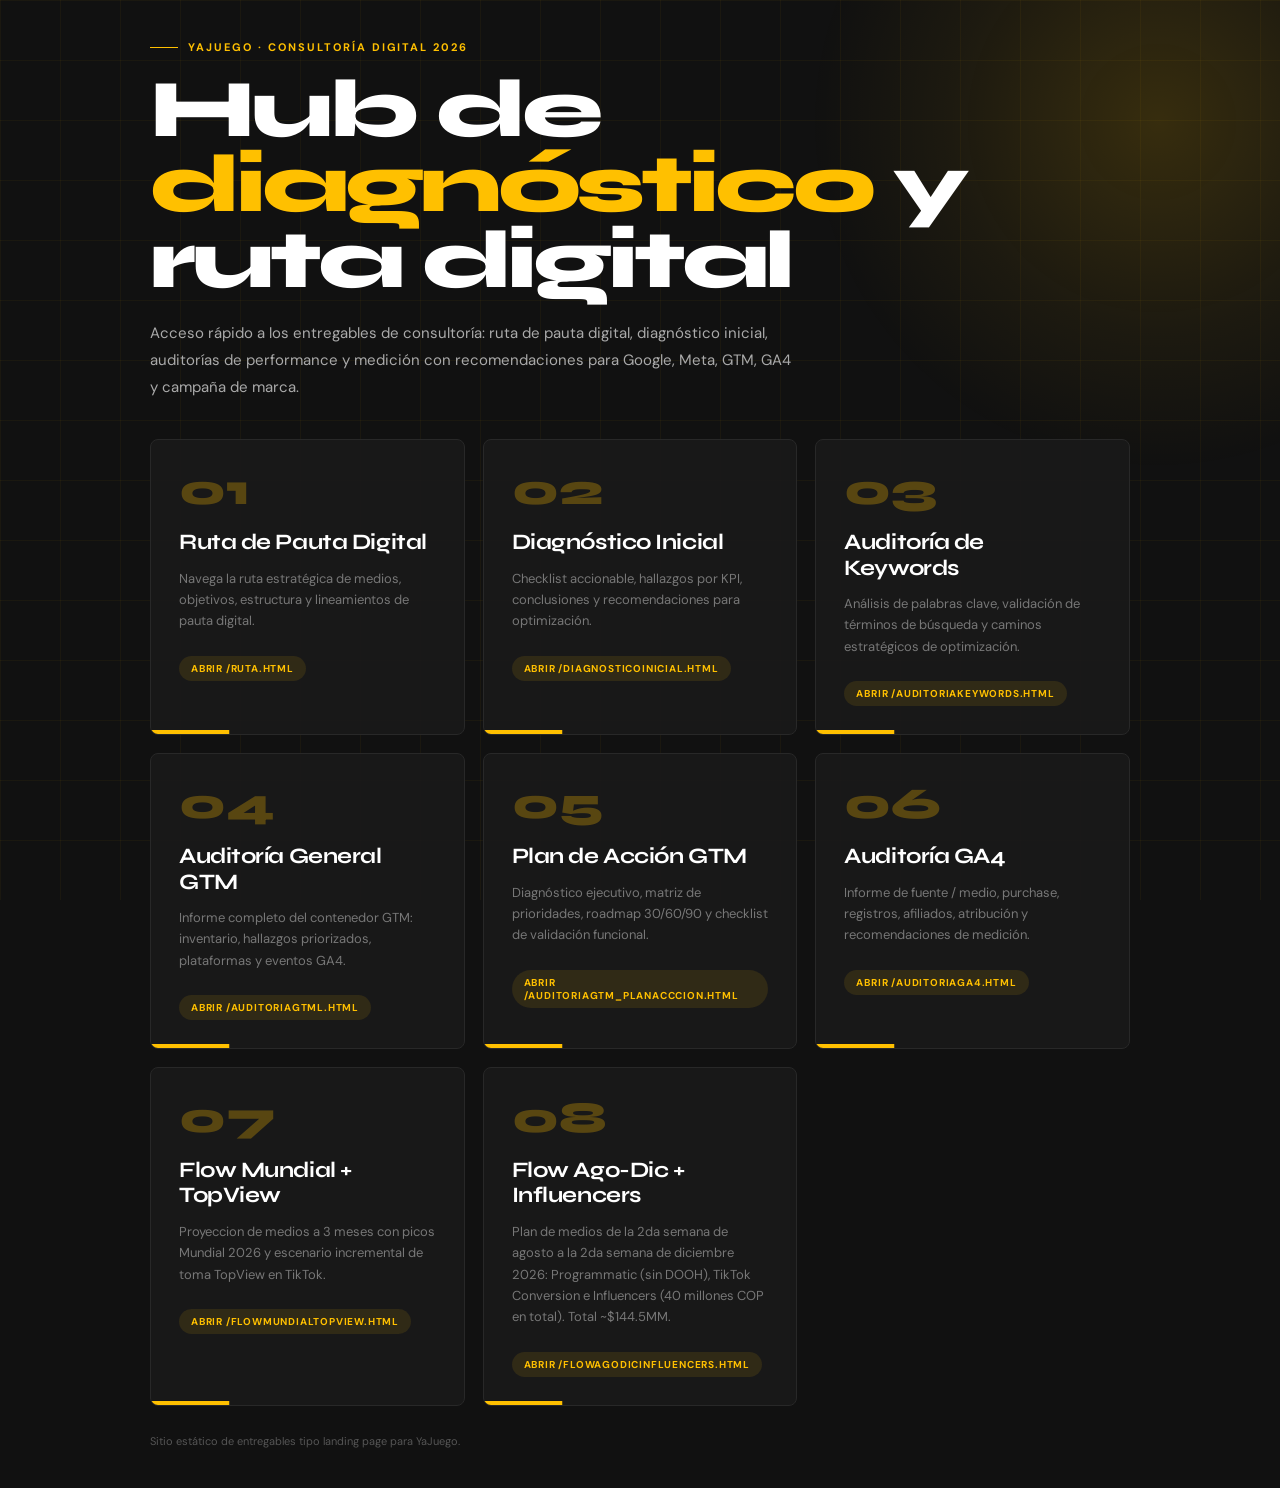
<file: index.html>
<!DOCTYPE html>
<html lang="es">
<head>
  <meta charset="UTF-8">
  <meta name="viewport" content="width=device-width, initial-scale=1.0">
  <title>YaJuego · Hub de Consultoría</title>
  <link rel="preconnect" href="https://fonts.googleapis.com">
  <link rel="preconnect" href="https://fonts.gstatic.com" crossorigin>
  <link href="https://fonts.googleapis.com/css2?family=Syne:wght@400;700;800&family=DM+Sans:wght@300;400;500;700&display=swap" rel="stylesheet">
  <link rel="stylesheet" href="assets/css/site.css">
  <link rel="stylesheet" href="assets/css/index.css">
</head>
<body>
  <div class="bg-grid"></div>
  <div class="blob"></div>

  <main class="wrap">
    <div class="eyebrow">YaJuego · Consultoría Digital 2026</div>
    <h1>Hub de <span>diagnóstico</span> y ruta digital</h1>
    <p>
      Acceso rápido a los entregables de consultoría: ruta de pauta digital, diagnóstico inicial, auditorías
      de performance y medición con recomendaciones para Google, Meta, GTM, GA4 y campaña de marca.
    </p>

    <section class="grid" aria-label="Entregables de consultoría">
      <a class="card" href="Ruta.html">
        <div class="num">01</div>
        <h2>Ruta de Pauta Digital</h2>
        <small>
          Navega la ruta estratégica de medios, objetivos, estructura y lineamientos de pauta digital.
        </small>
        <span class="tag">Abrir /Ruta.html</span>
      </a>

      <a class="card" href="DiagnosticoInicial.html">
        <div class="num">02</div>
        <h2>Diagnóstico Inicial</h2>
        <small>
          Checklist accionable, hallazgos por KPI, conclusiones y recomendaciones para optimización.
        </small>
        <span class="tag">Abrir /DiagnosticoInicial.html</span>
      </a>

      <a class="card" href="AuditoriaKeywords.html">
        <div class="num">03</div>
        <h2>Auditoría de Keywords</h2>
        <small>
          Análisis de palabras clave, validación de términos de búsqueda y caminos estratégicos de optimización.
        </small>
        <span class="tag">Abrir /AuditoriaKeywords.html</span>
      </a>

      <a class="card" href="AuditoriaGTML.html">
        <div class="num">04</div>
        <h2>Auditoría General GTM</h2>
        <small>
          Informe completo del contenedor GTM: inventario, hallazgos priorizados, plataformas y eventos GA4.
        </small>
        <span class="tag">Abrir /AuditoriaGTML.html</span>
      </a>

      <a class="card" href="AuditoriaGTM_PlanAcccion.html">
        <div class="num">05</div>
        <h2>Plan de Acción GTM</h2>
        <small>
          Diagnóstico ejecutivo, matriz de prioridades, roadmap 30/60/90 y checklist de validación funcional.
        </small>
        <span class="tag">Abrir /AuditoriaGTM_PlanAcccion.html</span>
      </a>

      <a class="card" href="AuditoriaGA4.html">
        <div class="num">06</div>
        <h2>Auditoría GA4</h2>
        <small>
          Informe de fuente / medio, purchase, registros, afiliados, atribución y recomendaciones de medición.
        </small>
        <span class="tag">Abrir /AuditoriaGA4.html</span>
      </a>
      <a class="card" href="FlowMundialTopView.html">
        <div class="num">07</div>
        <h2>Flow Mundial + TopView</h2>
        <small>
          Proyeccion de medios a 3 meses con picos Mundial 2026 y escenario incremental de toma TopView en TikTok.
        </small>
        <span class="tag">Abrir /FlowMundialTopView.html</span>
      </a>
      <a class="card" href="FlowAgoDicInfluencers.html?v=20260715-2">
        <div class="num">08</div>
        <h2>Flow Ago-Dic + Influencers</h2>
        <small>
          Plan de medios de la 2da semana de agosto a la 2da semana de diciembre 2026: Programmatic (sin DOOH), TikTok Conversion e Influencers (40 millones COP en total). Total ~$144.5MM.
        </small>
        <span class="tag">Abrir /FlowAgoDicInfluencers.html</span>
      </a>
    </section>

    <div class="footer">Sitio estático de entregables tipo landing page para YaJuego.</div>
  </main>
</body>
</html>
</file>
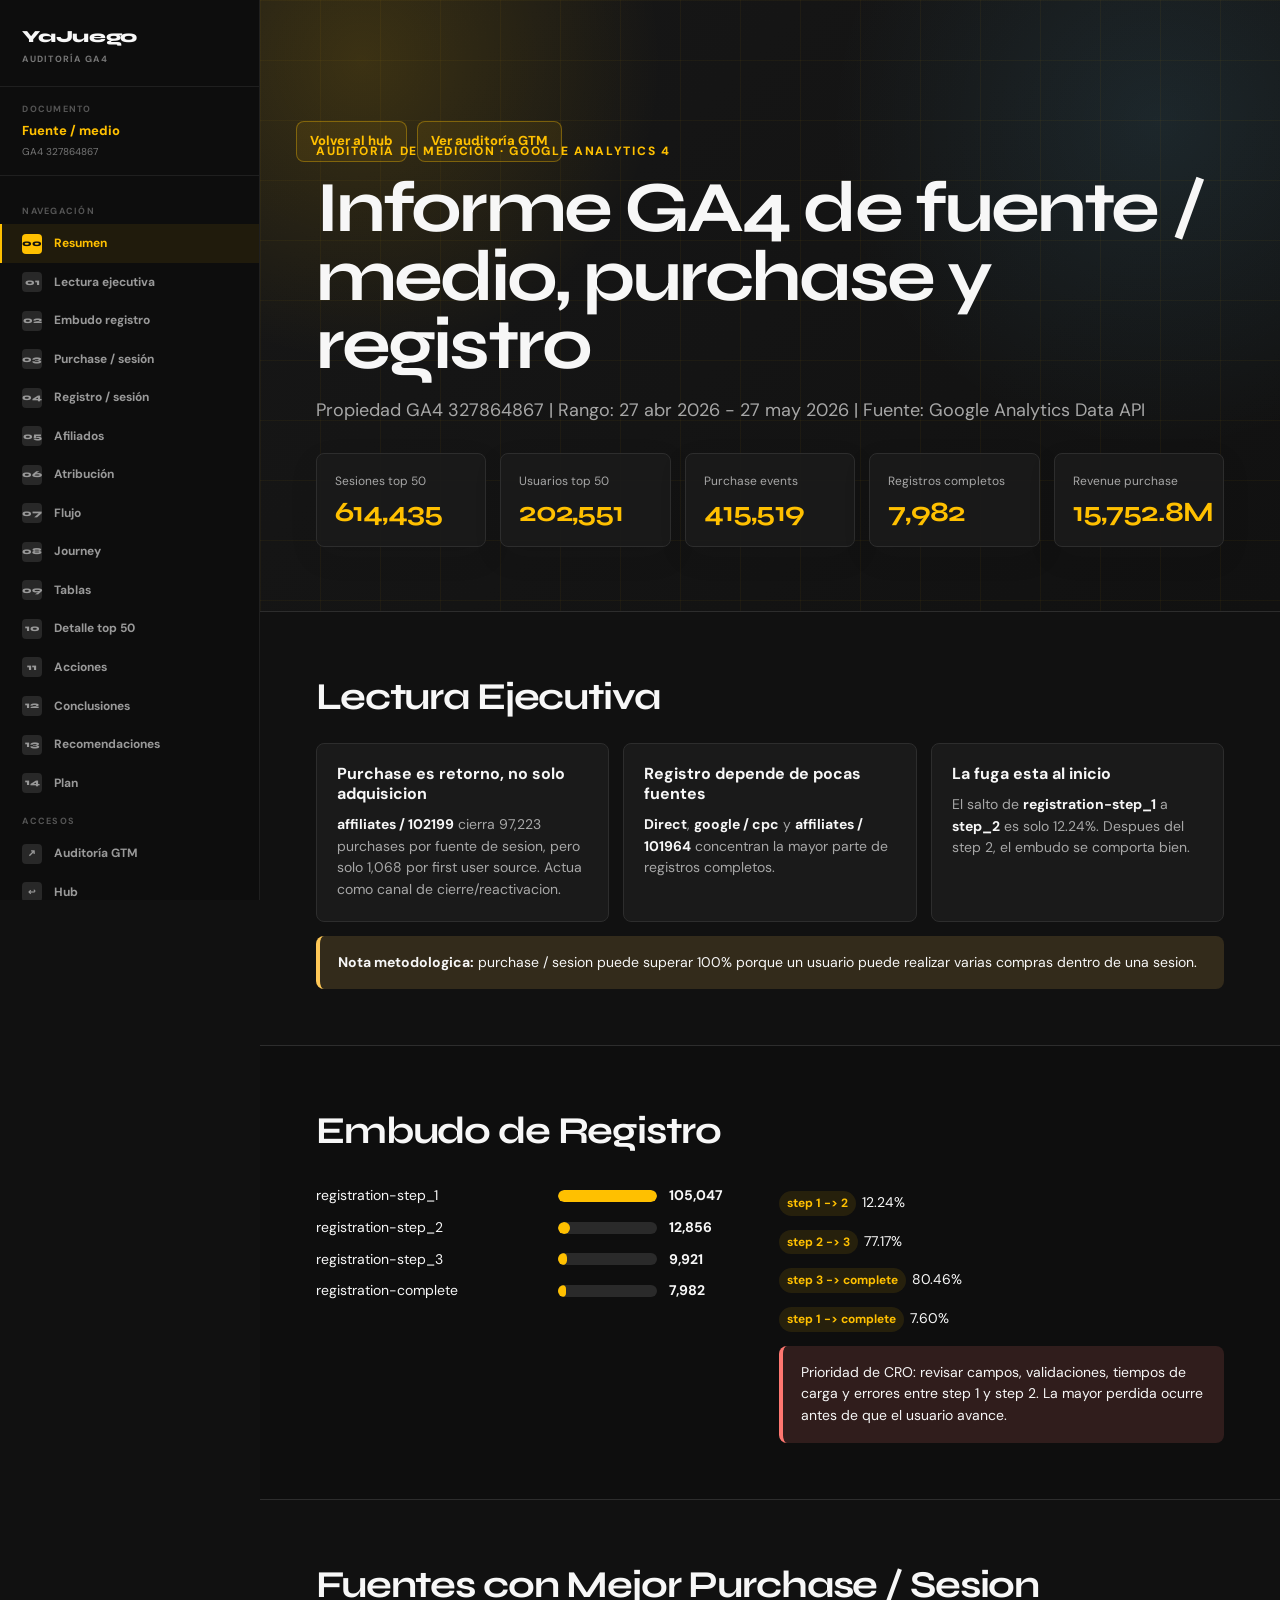
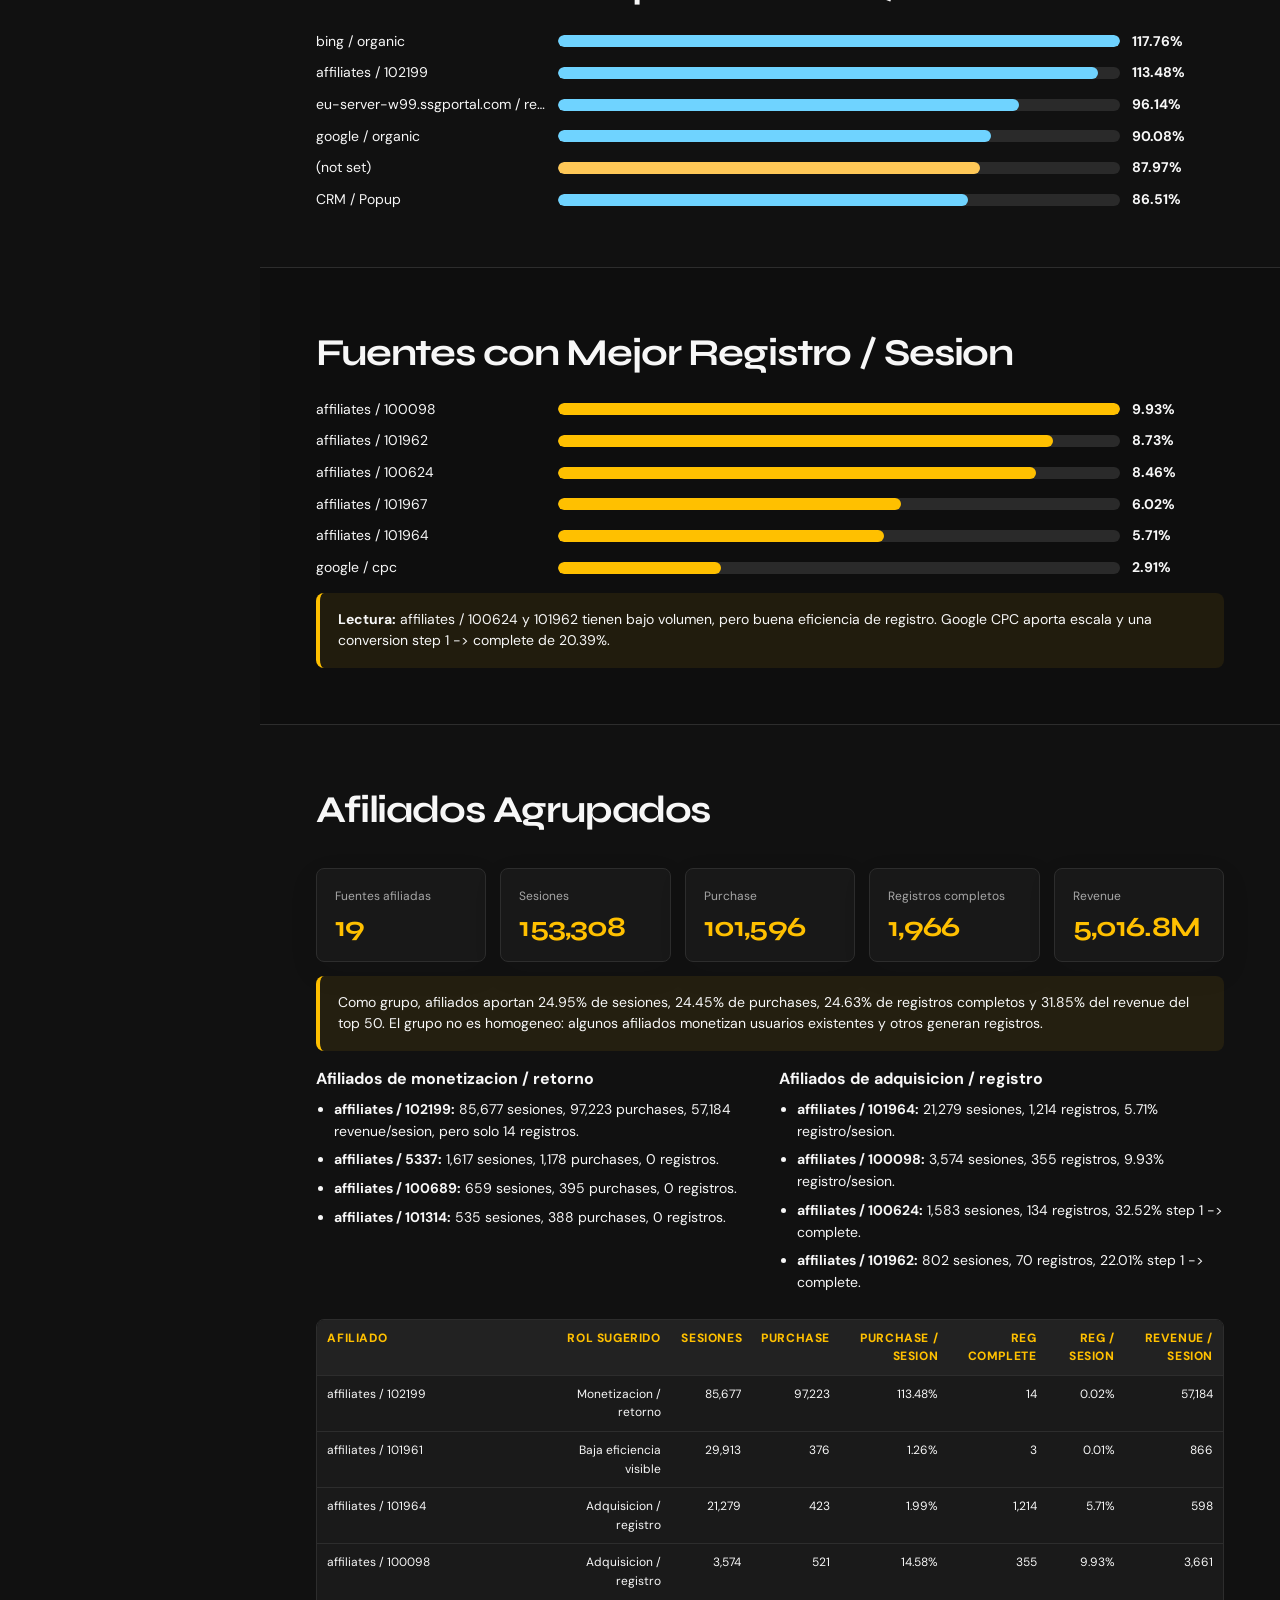
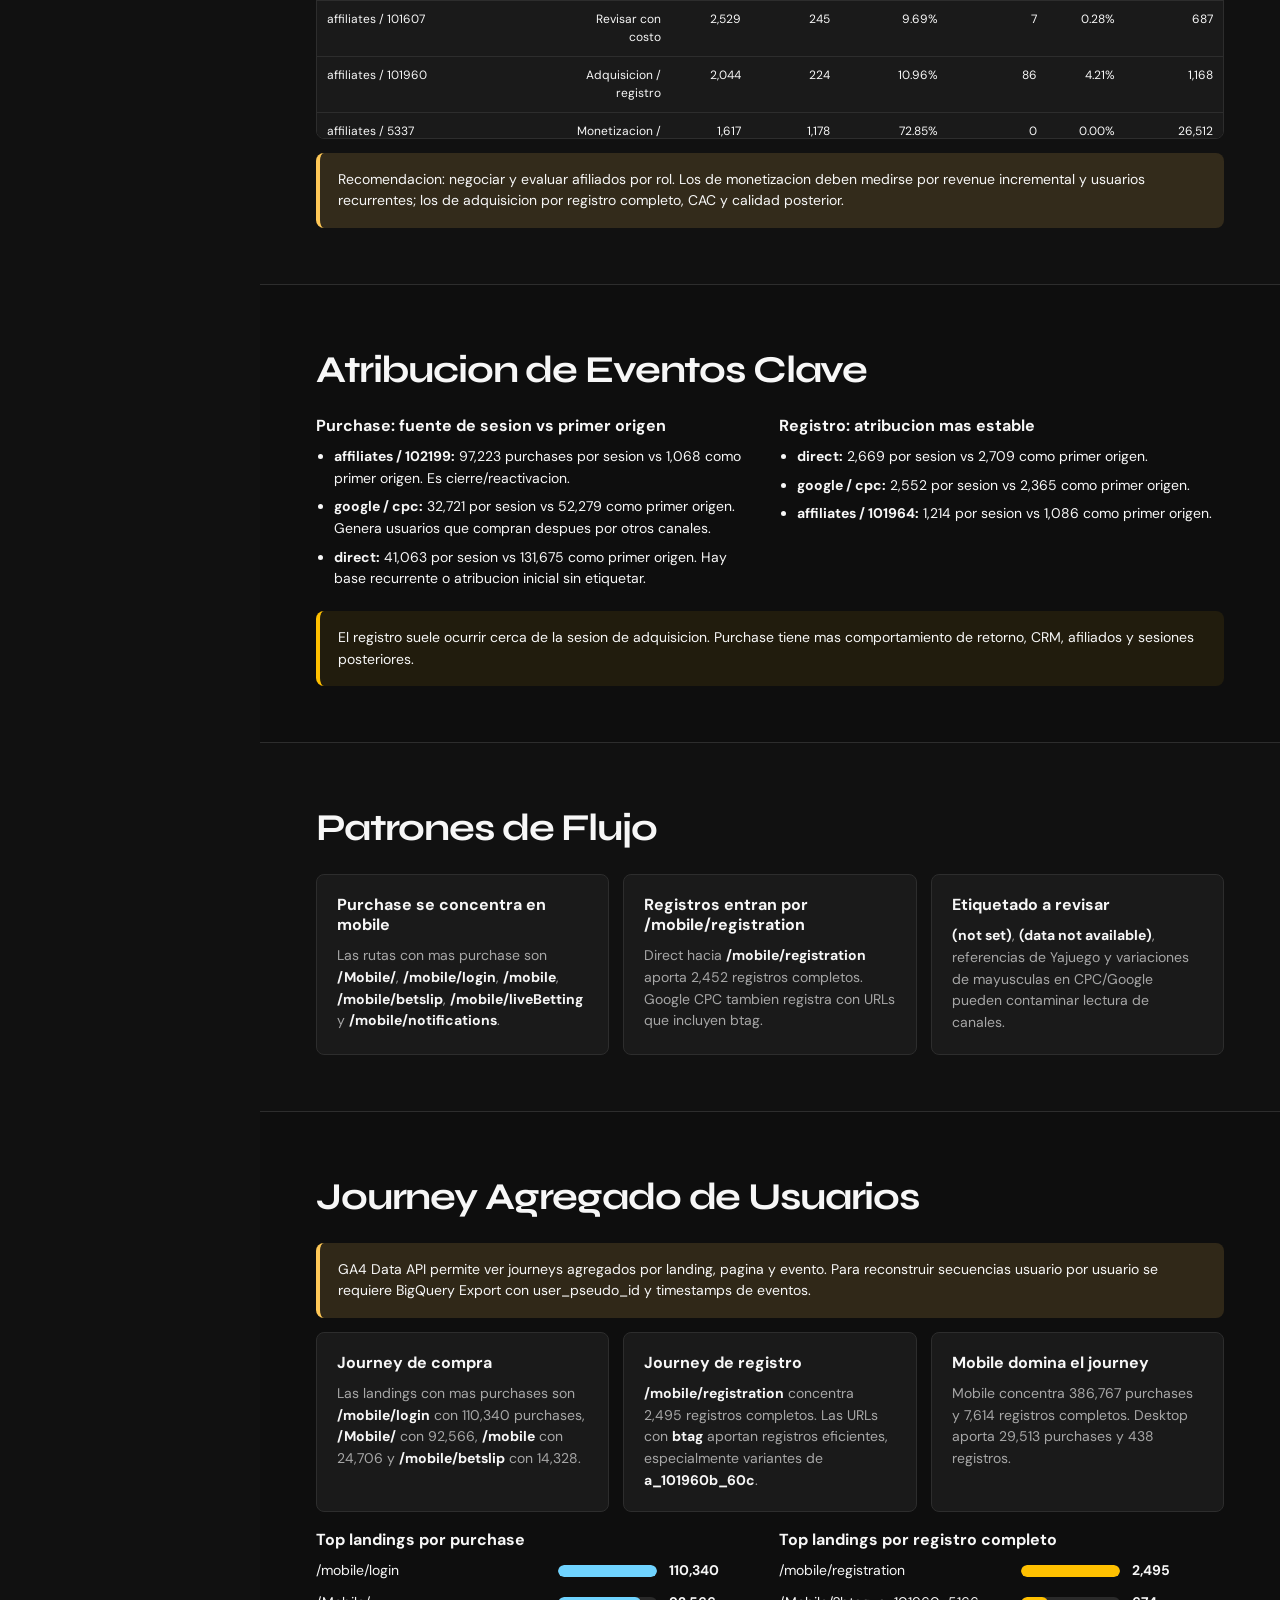
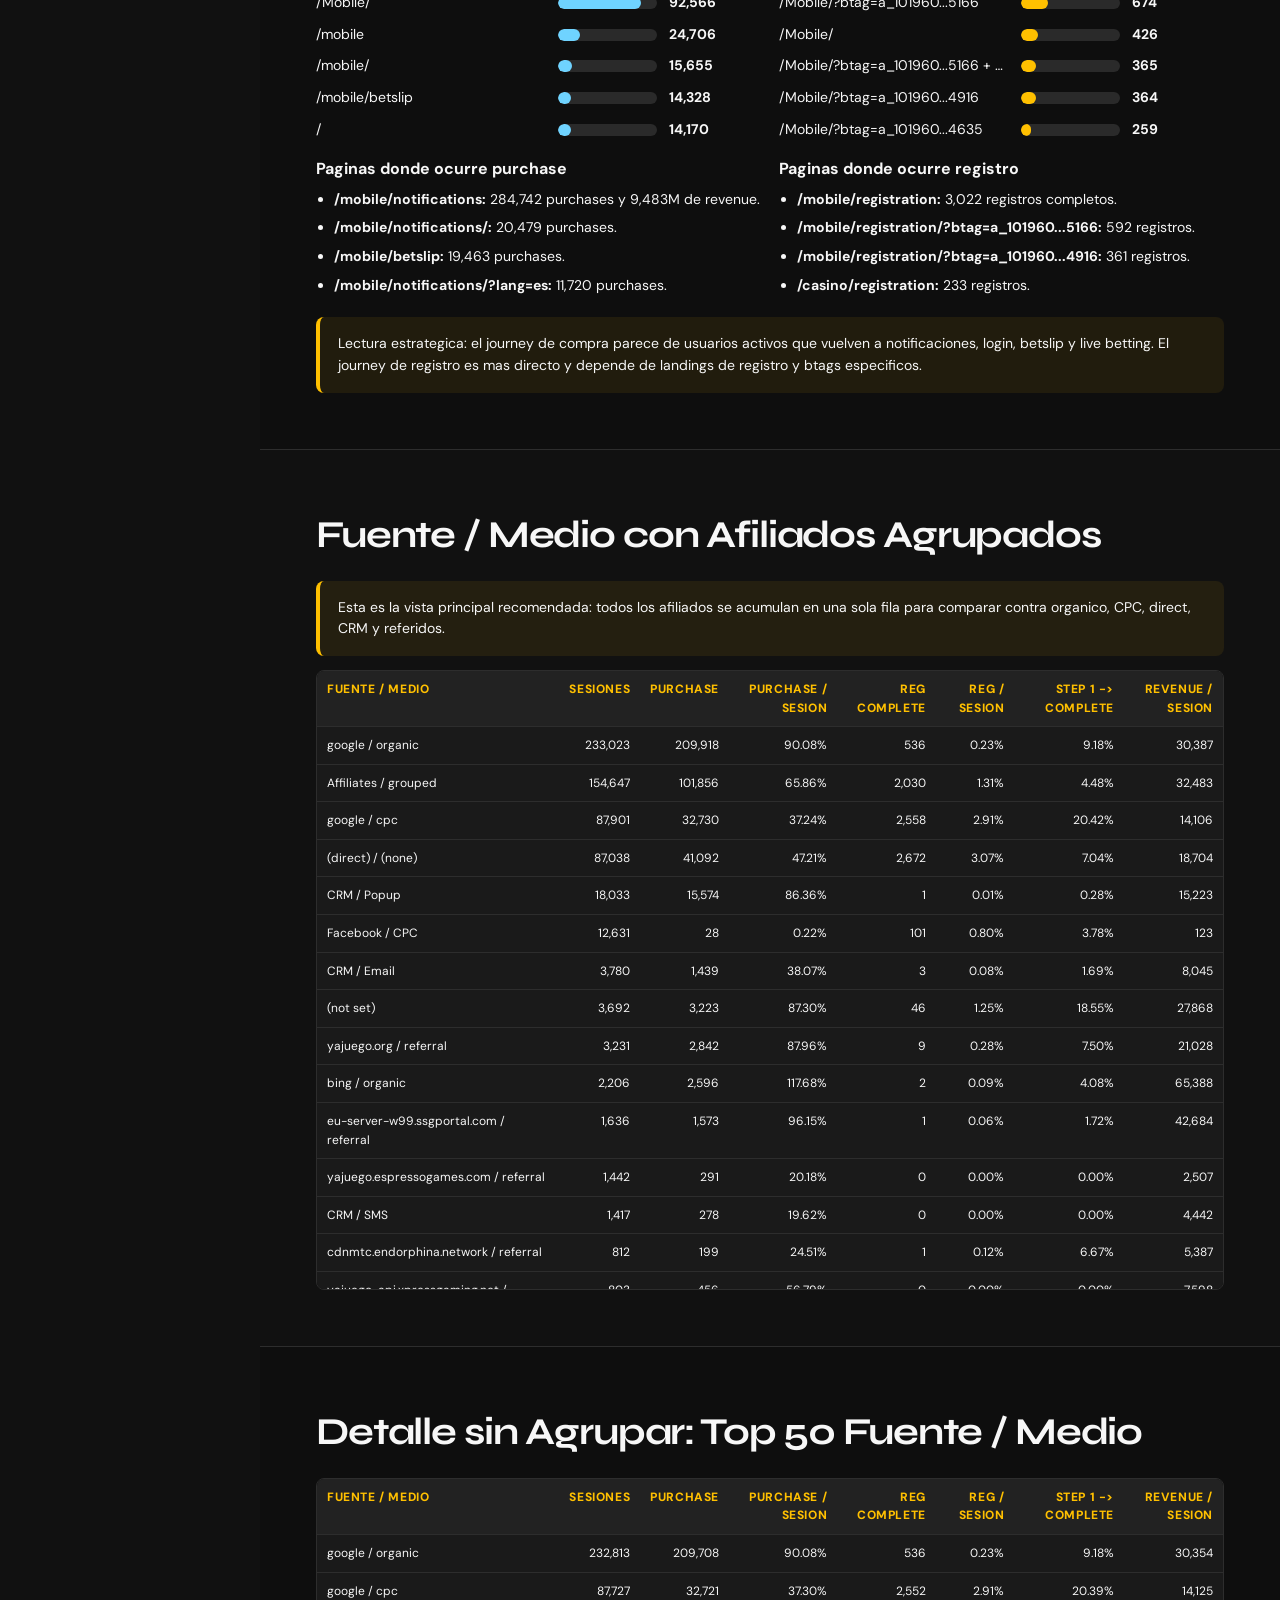
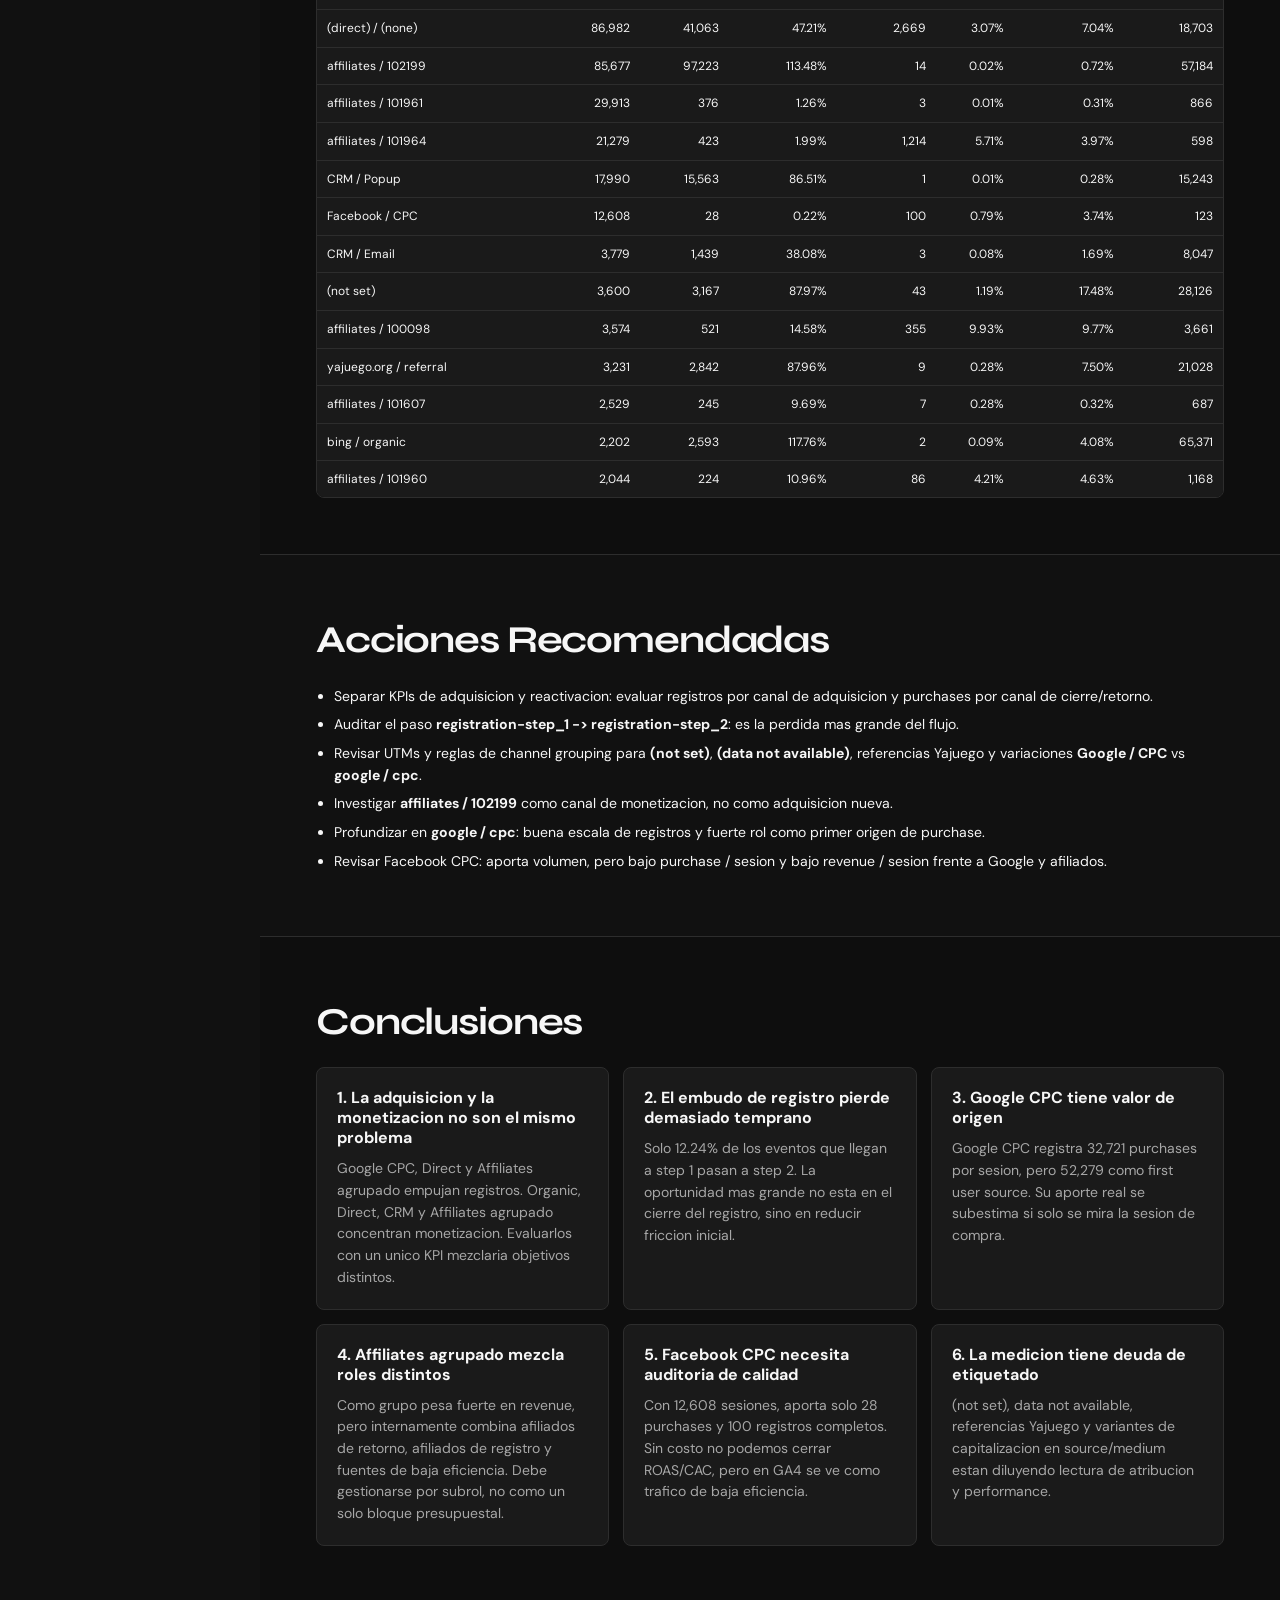
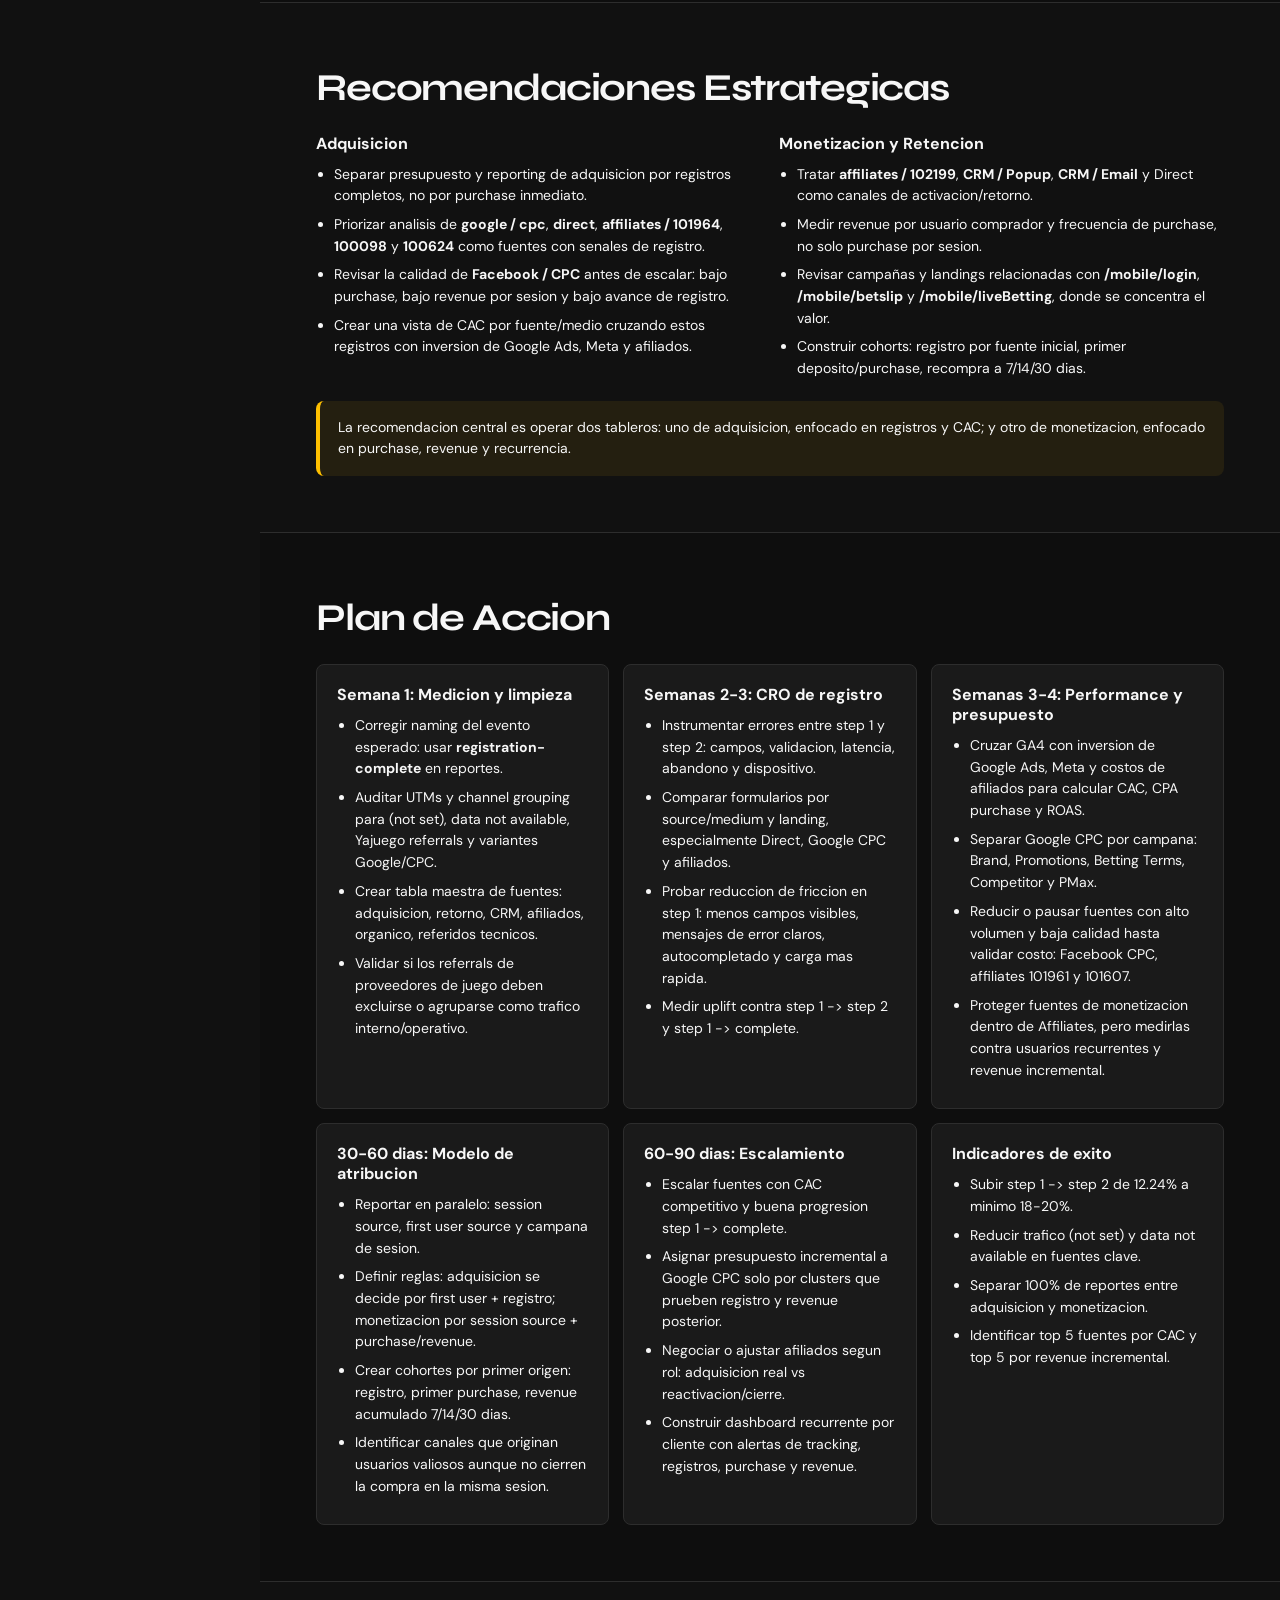
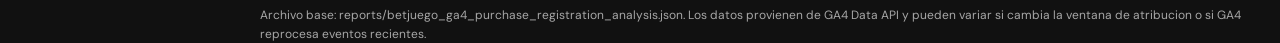
<file: AuditoriaGA4.html>
<!doctype html>
<html lang="es">
<head>
  <meta charset="utf-8">
  <meta name="viewport" content="width=device-width, initial-scale=1">
  <title>YaJuego GA4 | Informe Fuente / Medio</title>
  <link href="https://fonts.googleapis.com/css2?family=Syne:wght@400;700;800&family=DM+Sans:wght@300;400;500;700&display=swap" rel="stylesheet">
  <link rel="stylesheet" href="assets/css/site.css">
  <style>
    :root {
      color-scheme: dark;
      --bg: #111;
      --paper: #181818;
      --ink: #f7f7f7;
      --muted: #a7a7a7;
      --line: #2d2d2d;
      --brand: #ffc000;
      --brand-2: #6fd3ff;
      --warn: #ffc857;
      --bad: #ff7770;
      --good: #64d48c;
      --soft: #1a1a1a;
      --softwarn: rgba(255,200,87,.14);
      --softbad: rgba(255,119,112,.14);
      --softgood: rgba(100,212,140,.14);
      --sidebar: 260px;
    }

    * { box-sizing: border-box; }

    html { scroll-behavior: smooth; }

    body {
      margin: 0;
      color: var(--ink);
      background: var(--bg);
      font: 14px/1.55 "DM Sans", "Segoe UI", Arial, sans-serif;
    }

    main {
      max-width: 1440px;
      margin: auto;
      padding: 0 6vw 72px;
    }

    header.hero {
      position: relative;
      min-height: 68vh;
      padding: 56px 6vw 38px;
      border-bottom: 1px solid var(--line);
      background:
        radial-gradient(circle at 10% 10%, rgba(255,192,0,.16), transparent 28%),
        radial-gradient(circle at 88% 20%, rgba(111,211,255,.10), transparent 32%),
        linear-gradient(135deg, #171717, #111);
      overflow: hidden;
      display: flex;
      flex-direction: column;
      justify-content: flex-end;
    }

    header.hero::before {
      content: '';
      position: absolute;
      inset: 0;
      background-image:
        linear-gradient(rgba(255,192,0,.045) 1px, transparent 1px),
        linear-gradient(90deg, rgba(255,192,0,.045) 1px, transparent 1px);
      background-size: 60px 60px;
      pointer-events: none;
    }

    header.hero > * {
      position: relative;
      z-index: 1;
    }

    .top-actions {
      position: absolute;
      top: 24px;
      left: 6vw;
      right: 6vw;
      display: flex;
      flex-wrap: wrap;
      gap: 10px;
      align-items: center;
    }

    .nav-link {
      display: inline-flex;
      align-items: center;
      justify-content: center;
      min-height: 38px;
      padding: 9px 13px;
      border: 1px solid rgba(255,192,0,.35);
      border-radius: 8px;
      background: rgba(255,192,0,.08);
      color: var(--brand);
      text-decoration: none;
      font-size: 13px;
      font-weight: 800;
    }

    .nav-link:hover {
      background: var(--brand);
      color: #111;
    }

    .eyebrow {
      text-transform: uppercase;
      letter-spacing: .14em;
      font-size: 12px;
      font-weight: 800;
      color: var(--brand);
      margin-bottom: 14px;
    }

    h1, h2, h3 { margin: 0; letter-spacing: 0; }

    h1 {
      max-width: 980px;
      font-family: "Syne", sans-serif;
      font-size: clamp(38px, 6vw, 72px);
      line-height: .95;
      letter-spacing: -.04em;
      margin-bottom: 18px;
    }

    h2 {
      font-family: "Syne", sans-serif;
      font-size: clamp(24px, 3vw, 38px);
      letter-spacing: -.03em;
      margin-bottom: 16px;
    }

    h3 {
      font-size: 16px;
      line-height: 1.25;
      margin-bottom: 10px;
    }

    .sub {
      color: var(--muted);
      margin: 0;
      max-width: 880px;
      font-size: 18px;
    }

    section {
      padding: 34px 0;
      border-bottom: 1px solid var(--line);
    }

    .grid {
      display: grid;
      gap: 14px;
    }

    .kpis {
      grid-template-columns: repeat(5, minmax(0, 1fr));
      margin-top: 28px;
    }

    .kpi {
      border: 1px solid var(--line);
      border-radius: 8px;
      padding: 18px;
      background: rgba(26,26,26,.9);
      box-shadow: 0 10px 30px rgba(20,20,20,.08);
    }

    .kpi span {
      display: block;
      color: var(--muted);
      font-size: 12px;
      margin-bottom: 5px;
    }

    .kpi strong {
      display: block;
      color: var(--brand);
      font-family: "Syne", sans-serif;
      font-size: 28px;
      letter-spacing: -.03em;
      line-height: 1.15;
    }

    .cards {
      grid-template-columns: repeat(3, minmax(0, 1fr));
    }

    .card {
      border: 1px solid var(--line);
      border-radius: 8px;
      padding: 20px;
      background: var(--soft);
      transition: transform .2s ease, border-color .2s ease, background .2s ease;
    }

    .card:hover {
      transform: translateY(-2px);
      border-color: rgba(255,192,0,.35);
      background: #1e1e1e;
    }

    .card p { margin: 0; color: var(--muted); }

    .callout {
      padding: 16px 18px;
      border-left: 4px solid var(--brand);
      background: rgba(255,192,0,.08);
      margin-top: 14px;
      border-radius: 8px;
      color: var(--ink);
    }

    .warn {
      border-left-color: var(--warn);
      background: var(--softwarn);
    }

    .bad {
      border-left-color: var(--bad);
      background: var(--softbad);
    }

    .bar-list {
      display: grid;
      gap: 10px;
      margin-top: 8px;
    }

    .bar-row {
      display: grid;
      grid-template-columns: 230px 1fr 92px;
      gap: 12px;
      align-items: center;
    }

    .bar-label {
      white-space: nowrap;
      overflow: hidden;
      text-overflow: ellipsis;
      color: var(--ink);
    }

    .bar-track {
      height: 12px;
      background: #2a2a2a;
      border-radius: 99px;
      overflow: hidden;
    }

    .bar {
      height: 100%;
      background: var(--brand-2);
      border-radius: inherit;
    }

    .bar.alt { background: var(--brand); }
    .bar.warnbar { background: var(--warn); }

    table {
      width: 100%;
      border-collapse: collapse;
      font-size: 12px;
    }

    th, td {
      padding: 9px 10px;
      border-bottom: 1px solid var(--line);
      text-align: right;
      vertical-align: top;
    }

    th {
      position: sticky;
      top: 0;
      z-index: 1;
      background: #222;
      color: var(--brand);
      font-weight: 800;
      text-transform: uppercase;
      letter-spacing: .05em;
    }

    td:first-child, th:first-child {
      text-align: left;
      min-width: 240px;
    }

    .table-wrap {
      max-height: 620px;
      overflow: auto;
      border: 1px solid var(--line);
      border-radius: 8px;
      background: var(--soft);
    }

    .pill {
      display: inline-block;
      padding: 3px 8px;
      border-radius: 999px;
      background: rgba(255,192,0,.1);
      color: var(--brand);
      font-size: 12px;
      font-weight: 700;
      margin-right: 6px;
    }

    .cols {
      display: grid;
      grid-template-columns: 1fr 1fr;
      gap: 18px;
    }

    ul {
      margin: 8px 0 0;
      padding-left: 18px;
    }

    li { margin: 7px 0; }

    strong { color: var(--ink); }

    footer {
      padding: 24px 0 0;
      color: var(--muted);
      font-size: 12px;
    }

    #sidebar {
      position: fixed;
      inset: 0 auto 0 0;
      z-index: 100;
      width: var(--sidebar);
      background: #0d0d0d;
      border-right: 1px solid #1f1f1f;
      display: flex;
      flex-direction: column;
      overflow-y: auto;
    }

    .sb-head {
      padding: 1.5rem 1.4rem 1.2rem;
      border-bottom: 1px solid #1f1f1f;
    }

    .sb-brand {
      color: var(--ink);
      font-family: "Syne", sans-serif;
      font-size: 17px;
      font-weight: 800;
      letter-spacing: -.02em;
    }

    .sb-brand small {
      display: block;
      margin-top: 3px;
      color: #777;
      font-family: "DM Sans", sans-serif;
      font-size: 9px;
      font-weight: 700;
      letter-spacing: .14em;
      text-transform: uppercase;
    }

    .sb-client {
      padding: 1rem 1.4rem;
      border-bottom: 1px solid #1f1f1f;
    }

    .sb-client-label,
    .sb-section-label,
    .sb-total-label {
      color: #555;
      font-size: 9px;
      font-weight: 700;
      letter-spacing: .14em;
      text-transform: uppercase;
    }

    .sb-client-name {
      margin-top: 4px;
      color: var(--brand);
      font-size: 13px;
      font-weight: 800;
    }

    .sb-client-url {
      margin-top: 2px;
      color: #777;
      font-size: 10px;
    }

    .sb-nav {
      flex: 1;
      padding: 1rem 0;
    }

    .sb-section-label {
      padding: .8rem 1.4rem .35rem;
    }

    .sb-item {
      position: relative;
      display: flex;
      align-items: center;
      gap: .7rem;
      padding: .58rem 1.4rem;
      color: #999;
      text-decoration: none;
      font-size: 12px;
      font-weight: 700;
      line-height: 1.25;
    }

    .sb-item:hover {
      background: rgba(255,255,255,.04);
      color: #fff;
    }

    .sb-item.primary {
      color: var(--brand);
      background: rgba(255,192,0,.08);
    }

    .sb-item.primary::before {
      content: '';
      position: absolute;
      left: 0;
      top: 0;
      bottom: 0;
      width: 2px;
      background: var(--brand);
    }

    .sb-num {
      width: 20px;
      height: 20px;
      border-radius: 4px;
      background: #282828;
      color: #999;
      display: inline-flex;
      align-items: center;
      justify-content: center;
      flex-shrink: 0;
      font-family: "Syne", sans-serif;
      font-size: 9px;
      font-weight: 800;
    }

    .sb-item.primary .sb-num {
      background: var(--brand);
      color: #111;
    }

    .sb-footer {
      padding: 1rem 1.4rem;
      border-top: 1px solid #1e1e1e;
    }

    .sb-total-val {
      color: var(--brand);
      font-family: "Syne", sans-serif;
      font-size: 1.4rem;
      font-weight: 800;
    }

    .hero,
    main {
      width: calc(100% - var(--sidebar));
      margin-left: var(--sidebar);
    }

    header.hero {
      padding: 4rem 3.5rem;
    }

    main {
      max-width: none;
      padding: 0;
    }

    main > section {
      padding: 3.5rem;
      margin: 0;
    }

    main > section:nth-of-type(even) { background: #0e0e0e; }
    main > section:nth-of-type(odd) { background: #111; }
    section[id], header[id] { scroll-margin-top: 20px; }

    .top-actions {
      position: fixed;
      top: 20px;
      right: 20px;
      left: auto;
      z-index: 120;
    }

    @media (max-width: 980px) {
      #sidebar { display: none; }
      .hero, main { width: 100%; margin-left: 0; }
      main > section, header.hero { padding: 2.2rem 1.4rem; }
      .top-actions {
        position: static;
        padding: 1rem 1.4rem 0;
        background: #111;
      }
      .kpis { grid-template-columns: repeat(2, minmax(0, 1fr)); }
      .cards, .cols { grid-template-columns: 1fr; }
      .bar-row { grid-template-columns: 150px 1fr 82px; }
    }

    @media (max-width: 620px) {
      header.hero { min-height: auto; }
      .kpis { grid-template-columns: 1fr; }
      .bar-row { grid-template-columns: 1fr; gap: 5px; }
      .bar-row strong { text-align: left; }
    }

    @media print {
      #sidebar { display: none; }
      body { background: #fff; }
      main { width: 100%; margin: 0; box-shadow: none; border: 0; padding: 0; }
      header.hero { min-height: auto; background: #fff; color: #111; padding: 24px 0; }
      .top-actions { display: none; }
      .table-wrap { max-height: none; overflow: visible; }
      th { position: static; }
    }
  </style>
</head>
<body>
<aside id="sidebar" aria-label="Índice de auditoría GA4">
  <div class="sb-head">
    <div class="sb-brand">YaJuego<small>Auditoría GA4</small></div>
  </div>
  <div class="sb-client">
    <div class="sb-client-label">Documento</div>
    <div class="sb-client-name">Fuente / medio</div>
    <div class="sb-client-url">GA4 327864867</div>
  </div>
  <nav class="sb-nav">
    <div class="sb-section-label">Navegación</div>
    <a class="sb-item primary" href="#inicio"><span class="sb-num">00</span>Resumen</a>
    <a class="sb-item" href="#lectura"><span class="sb-num">01</span>Lectura ejecutiva</a>
    <a class="sb-item" href="#embudo"><span class="sb-num">02</span>Embudo registro</a>
    <a class="sb-item" href="#purchase"><span class="sb-num">03</span>Purchase / sesión</a>
    <a class="sb-item" href="#registro"><span class="sb-num">04</span>Registro / sesión</a>
    <a class="sb-item" href="#afiliados"><span class="sb-num">05</span>Afiliados</a>
    <a class="sb-item" href="#atribucion"><span class="sb-num">06</span>Atribución</a>
    <a class="sb-item" href="#flujo"><span class="sb-num">07</span>Flujo</a>
    <a class="sb-item" href="#journey"><span class="sb-num">08</span>Journey</a>
    <a class="sb-item" href="#tablas"><span class="sb-num">09</span>Tablas</a>
    <a class="sb-item" href="#detalle"><span class="sb-num">10</span>Detalle top 50</a>
    <a class="sb-item" href="#acciones"><span class="sb-num">11</span>Acciones</a>
    <a class="sb-item" href="#conclusiones"><span class="sb-num">12</span>Conclusiones</a>
    <a class="sb-item" href="#recomendaciones"><span class="sb-num">13</span>Recomendaciones</a>
    <a class="sb-item" href="#plan"><span class="sb-num">14</span>Plan</a>
    <div class="sb-section-label">Accesos</div>
    <a class="sb-item" href="AuditoriaGTML.html"><span class="sb-num">↗</span>Auditoría GTM</a>
    <a class="sb-item" href="index.html"><span class="sb-num">↩</span>Hub</a>
  </nav>
  <div class="sb-footer">
    <div class="sb-total-label">Registros completos</div>
    <div class="sb-total-val">7,982</div>
  </div>
</aside>
<header class="hero" id="inicio">
  <nav class="top-actions" aria-label="Navegación de auditoría">
    <a class="nav-link" href="index.html">Volver al hub</a>
    <a class="nav-link" href="AuditoriaGTML.html">Ver auditoría GTM</a>
  </nav>
  <div class="eyebrow">Auditoría de medición · Google Analytics 4</div>
  <h1>Informe GA4 de fuente / medio, purchase y registro</h1>
  <p class="sub">Propiedad GA4 327864867 | Rango: 27 abr 2026 - 27 may 2026 | Fuente: Google Analytics Data API</p>
  <div class="grid kpis">
    <div class="kpi"><span>Sesiones top 50</span><strong>614,435</strong></div>
    <div class="kpi"><span>Usuarios top 50</span><strong>202,551</strong></div>
    <div class="kpi"><span>Purchase events</span><strong>415,519</strong></div>
    <div class="kpi"><span>Registros completos</span><strong>7,982</strong></div>
    <div class="kpi"><span>Revenue purchase</span><strong>15,752.8M</strong></div>
  </div>
</header>
<main>

  <section id="lectura">
    <h2>Lectura Ejecutiva</h2>
    <div class="grid cards">
      <div class="card">
        <h3>Purchase es retorno, no solo adquisicion</h3>
        <p><strong>affiliates / 102199</strong> cierra 97,223 purchases por fuente de sesion, pero solo 1,068 por first user source. Actua como canal de cierre/reactivacion.</p>
      </div>
      <div class="card">
        <h3>Registro depende de pocas fuentes</h3>
        <p><strong>Direct</strong>, <strong>google / cpc</strong> y <strong>affiliates / 101964</strong> concentran la mayor parte de registros completos.</p>
      </div>
      <div class="card">
        <h3>La fuga esta al inicio</h3>
        <p>El salto de <strong>registration-step_1</strong> a <strong>step_2</strong> es solo 12.24%. Despues del step 2, el embudo se comporta bien.</p>
      </div>
    </div>
    <div class="callout warn">
      <strong>Nota metodologica:</strong> purchase / sesion puede superar 100% porque un usuario puede realizar varias compras dentro de una sesion.
    </div>
  </section>

  <section id="embudo">
    <h2>Embudo de Registro</h2>
    <div class="cols">
      <div>
        <div class="bar-list">
          <div class="bar-row"><div class="bar-label">registration-step_1</div><div class="bar-track"><div class="bar alt" style="width:100%"></div></div><strong>105,047</strong></div>
          <div class="bar-row"><div class="bar-label">registration-step_2</div><div class="bar-track"><div class="bar alt" style="width:12.24%"></div></div><strong>12,856</strong></div>
          <div class="bar-row"><div class="bar-label">registration-step_3</div><div class="bar-track"><div class="bar alt" style="width:9.44%"></div></div><strong>9,921</strong></div>
          <div class="bar-row"><div class="bar-label">registration-complete</div><div class="bar-track"><div class="bar alt" style="width:7.60%"></div></div><strong>7,982</strong></div>
        </div>
      </div>
      <div>
        <p><span class="pill">step 1 -> 2</span>12.24%</p>
        <p><span class="pill">step 2 -> 3</span>77.17%</p>
        <p><span class="pill">step 3 -> complete</span>80.46%</p>
        <p><span class="pill">step 1 -> complete</span>7.60%</p>
        <div class="callout bad">
          Prioridad de CRO: revisar campos, validaciones, tiempos de carga y errores entre step 1 y step 2. La mayor perdida ocurre antes de que el usuario avance.
        </div>
      </div>
    </div>
  </section>

  <section id="purchase">
    <h2>Fuentes con Mejor Purchase / Sesion</h2>
    <div class="bar-list">
      <div class="bar-row"><div class="bar-label">bing / organic</div><div class="bar-track"><div class="bar" style="width:100%"></div></div><strong>117.76%</strong></div>
      <div class="bar-row"><div class="bar-label">affiliates / 102199</div><div class="bar-track"><div class="bar" style="width:96%"></div></div><strong>113.48%</strong></div>
      <div class="bar-row"><div class="bar-label">eu-server-w99.ssgportal.com / referral</div><div class="bar-track"><div class="bar" style="width:82%"></div></div><strong>96.14%</strong></div>
      <div class="bar-row"><div class="bar-label">google / organic</div><div class="bar-track"><div class="bar" style="width:77%"></div></div><strong>90.08%</strong></div>
      <div class="bar-row"><div class="bar-label">(not set)</div><div class="bar-track"><div class="bar warnbar" style="width:75%"></div></div><strong>87.97%</strong></div>
      <div class="bar-row"><div class="bar-label">CRM / Popup</div><div class="bar-track"><div class="bar" style="width:73%"></div></div><strong>86.51%</strong></div>
    </div>
  </section>

  <section id="registro">
    <h2>Fuentes con Mejor Registro / Sesion</h2>
    <div class="bar-list">
      <div class="bar-row"><div class="bar-label">affiliates / 100098</div><div class="bar-track"><div class="bar alt" style="width:100%"></div></div><strong>9.93%</strong></div>
      <div class="bar-row"><div class="bar-label">affiliates / 101962</div><div class="bar-track"><div class="bar alt" style="width:88%"></div></div><strong>8.73%</strong></div>
      <div class="bar-row"><div class="bar-label">affiliates / 100624</div><div class="bar-track"><div class="bar alt" style="width:85%"></div></div><strong>8.46%</strong></div>
      <div class="bar-row"><div class="bar-label">affiliates / 101967</div><div class="bar-track"><div class="bar alt" style="width:61%"></div></div><strong>6.02%</strong></div>
      <div class="bar-row"><div class="bar-label">affiliates / 101964</div><div class="bar-track"><div class="bar alt" style="width:58%"></div></div><strong>5.71%</strong></div>
      <div class="bar-row"><div class="bar-label">google / cpc</div><div class="bar-track"><div class="bar alt" style="width:29%"></div></div><strong>2.91%</strong></div>
    </div>
    <div class="callout">
      <strong>Lectura:</strong> affiliates / 100624 y 101962 tienen bajo volumen, pero buena eficiencia de registro. Google CPC aporta escala y una conversion step 1 -> complete de 20.39%.
    </div>
  </section>

  <section id="afiliados">
    <h2>Afiliados Agrupados</h2>
    <div class="grid kpis">
      <div class="kpi"><span>Fuentes afiliadas</span><strong>19</strong></div>
      <div class="kpi"><span>Sesiones</span><strong>153,308</strong></div>
      <div class="kpi"><span>Purchase</span><strong>101,596</strong></div>
      <div class="kpi"><span>Registros completos</span><strong>1,966</strong></div>
      <div class="kpi"><span>Revenue</span><strong>5,016.8M</strong></div>
    </div>
    <div class="callout">
      Como grupo, afiliados aportan 24.95% de sesiones, 24.45% de purchases, 24.63% de registros completos y 31.85% del revenue del top 50. El grupo no es homogeneo: algunos afiliados monetizan usuarios existentes y otros generan registros.
    </div>
    <div class="cols" style="margin-top:18px">
      <div>
        <h3>Afiliados de monetizacion / retorno</h3>
        <ul>
          <li><strong>affiliates / 102199:</strong> 85,677 sesiones, 97,223 purchases, 57,184 revenue/sesion, pero solo 14 registros.</li>
          <li><strong>affiliates / 5337:</strong> 1,617 sesiones, 1,178 purchases, 0 registros.</li>
          <li><strong>affiliates / 100689:</strong> 659 sesiones, 395 purchases, 0 registros.</li>
          <li><strong>affiliates / 101314:</strong> 535 sesiones, 388 purchases, 0 registros.</li>
        </ul>
      </div>
      <div>
        <h3>Afiliados de adquisicion / registro</h3>
        <ul>
          <li><strong>affiliates / 101964:</strong> 21,279 sesiones, 1,214 registros, 5.71% registro/sesion.</li>
          <li><strong>affiliates / 100098:</strong> 3,574 sesiones, 355 registros, 9.93% registro/sesion.</li>
          <li><strong>affiliates / 100624:</strong> 1,583 sesiones, 134 registros, 32.52% step 1 -> complete.</li>
          <li><strong>affiliates / 101962:</strong> 802 sesiones, 70 registros, 22.01% step 1 -> complete.</li>
        </ul>
      </div>
    </div>
    <div class="table-wrap" style="margin-top:18px; max-height:420px">
      <table>
        <thead>
          <tr>
            <th>Afiliado</th>
            <th>Rol sugerido</th>
            <th>Sesiones</th>
            <th>Purchase</th>
            <th>Purchase / sesion</th>
            <th>Reg complete</th>
            <th>Reg / sesion</th>
            <th>Revenue / sesion</th>
          </tr>
        </thead>
        <tbody>
          <tr><td>affiliates / 102199</td><td>Monetizacion / retorno</td><td>85,677</td><td>97,223</td><td>113.48%</td><td>14</td><td>0.02%</td><td>57,184</td></tr>
          <tr><td>affiliates / 101961</td><td>Baja eficiencia visible</td><td>29,913</td><td>376</td><td>1.26%</td><td>3</td><td>0.01%</td><td>866</td></tr>
          <tr><td>affiliates / 101964</td><td>Adquisicion / registro</td><td>21,279</td><td>423</td><td>1.99%</td><td>1,214</td><td>5.71%</td><td>598</td></tr>
          <tr><td>affiliates / 100098</td><td>Adquisicion / registro</td><td>3,574</td><td>521</td><td>14.58%</td><td>355</td><td>9.93%</td><td>3,661</td></tr>
          <tr><td>affiliates / 101607</td><td>Revisar con costo</td><td>2,529</td><td>245</td><td>9.69%</td><td>7</td><td>0.28%</td><td>687</td></tr>
          <tr><td>affiliates / 101960</td><td>Adquisicion / registro</td><td>2,044</td><td>224</td><td>10.96%</td><td>86</td><td>4.21%</td><td>1,168</td></tr>
          <tr><td>affiliates / 5337</td><td>Monetizacion / retorno</td><td>1,617</td><td>1,178</td><td>72.85%</td><td>0</td><td>0.00%</td><td>26,512</td></tr>
          <tr><td>affiliates / 100624</td><td>Adquisicion / registro</td><td>1,583</td><td>0</td><td>0.00%</td><td>134</td><td>8.46%</td><td>0</td></tr>
          <tr><td>affiliates / 101962</td><td>Adquisicion / registro</td><td>802</td><td>0</td><td>0.00%</td><td>70</td><td>8.73%</td><td>0</td></tr>
          <tr><td>affiliates / 100689</td><td>Monetizacion / retorno</td><td>659</td><td>395</td><td>59.94%</td><td>0</td><td>0.00%</td><td>9,237</td></tr>
          <tr><td>affiliates / 101967</td><td>Adquisicion / registro</td><td>565</td><td>34</td><td>6.02%</td><td>34</td><td>6.02%</td><td>296</td></tr>
          <tr><td>affiliates / 101314</td><td>Monetizacion / retorno</td><td>535</td><td>388</td><td>72.52%</td><td>0</td><td>0.00%</td><td>13,148</td></tr>
          <tr><td>affiliates / 100857</td><td>Adquisicion / registro</td><td>157</td><td>0</td><td>0.00%</td><td>32</td><td>20.38%</td><td>0</td></tr>
          <tr><td>affiliates / 101932</td><td>Mixto</td><td>145</td><td>48</td><td>33.10%</td><td>11</td><td>7.59%</td><td>670</td></tr>
        </tbody>
      </table>
    </div>
    <div class="callout warn">
      Recomendacion: negociar y evaluar afiliados por rol. Los de monetizacion deben medirse por revenue incremental y usuarios recurrentes; los de adquisicion por registro completo, CAC y calidad posterior.
    </div>
  </section>

  <section id="atribucion">
    <h2>Atribucion de Eventos Clave</h2>
    <div class="cols">
      <div>
        <h3>Purchase: fuente de sesion vs primer origen</h3>
        <ul>
          <li><strong>affiliates / 102199:</strong> 97,223 purchases por sesion vs 1,068 como primer origen. Es cierre/reactivacion.</li>
          <li><strong>google / cpc:</strong> 32,721 por sesion vs 52,279 como primer origen. Genera usuarios que compran despues por otros canales.</li>
          <li><strong>direct:</strong> 41,063 por sesion vs 131,675 como primer origen. Hay base recurrente o atribucion inicial sin etiquetar.</li>
        </ul>
      </div>
      <div>
        <h3>Registro: atribucion mas estable</h3>
        <ul>
          <li><strong>direct:</strong> 2,669 por sesion vs 2,709 como primer origen.</li>
          <li><strong>google / cpc:</strong> 2,552 por sesion vs 2,365 como primer origen.</li>
          <li><strong>affiliates / 101964:</strong> 1,214 por sesion vs 1,086 como primer origen.</li>
        </ul>
      </div>
    </div>
    <div class="callout">
      El registro suele ocurrir cerca de la sesion de adquisicion. Purchase tiene mas comportamiento de retorno, CRM, afiliados y sesiones posteriores.
    </div>
  </section>

  <section id="flujo">
    <h2>Patrones de Flujo</h2>
    <div class="grid cards">
      <div class="card">
        <h3>Purchase se concentra en mobile</h3>
        <p>Las rutas con mas purchase son <strong>/Mobile/</strong>, <strong>/mobile/login</strong>, <strong>/mobile</strong>, <strong>/mobile/betslip</strong>, <strong>/mobile/liveBetting</strong> y <strong>/mobile/notifications</strong>.</p>
      </div>
      <div class="card">
        <h3>Registros entran por /mobile/registration</h3>
        <p>Direct hacia <strong>/mobile/registration</strong> aporta 2,452 registros completos. Google CPC tambien registra con URLs que incluyen btag.</p>
      </div>
      <div class="card">
        <h3>Etiquetado a revisar</h3>
        <p><strong>(not set)</strong>, <strong>(data not available)</strong>, referencias de Yajuego y variaciones de mayusculas en CPC/Google pueden contaminar lectura de canales.</p>
      </div>
    </div>
  </section>

  <section id="journey">
    <h2>Journey Agregado de Usuarios</h2>
    <div class="callout warn">
      GA4 Data API permite ver journeys agregados por landing, pagina y evento. Para reconstruir secuencias usuario por usuario se requiere BigQuery Export con user_pseudo_id y timestamps de eventos.
    </div>
    <div class="grid cards" style="margin-top:14px">
      <div class="card">
        <h3>Journey de compra</h3>
        <p>Las landings con mas purchases son <strong>/mobile/login</strong> con 110,340 purchases, <strong>/Mobile/</strong> con 92,566, <strong>/mobile</strong> con 24,706 y <strong>/mobile/betslip</strong> con 14,328.</p>
      </div>
      <div class="card">
        <h3>Journey de registro</h3>
        <p><strong>/mobile/registration</strong> concentra 2,495 registros completos. Las URLs con <strong>btag</strong> aportan registros eficientes, especialmente variantes de <strong>a_101960b_60c</strong>.</p>
      </div>
      <div class="card">
        <h3>Mobile domina el journey</h3>
        <p>Mobile concentra 386,767 purchases y 7,614 registros completos. Desktop aporta 29,513 purchases y 438 registros.</p>
      </div>
    </div>
    <div class="cols" style="margin-top:18px">
      <div>
        <h3>Top landings por purchase</h3>
        <div class="bar-list">
          <div class="bar-row"><div class="bar-label">/mobile/login</div><div class="bar-track"><div class="bar" style="width:100%"></div></div><strong>110,340</strong></div>
          <div class="bar-row"><div class="bar-label">/Mobile/</div><div class="bar-track"><div class="bar" style="width:84%"></div></div><strong>92,566</strong></div>
          <div class="bar-row"><div class="bar-label">/mobile</div><div class="bar-track"><div class="bar" style="width:22%"></div></div><strong>24,706</strong></div>
          <div class="bar-row"><div class="bar-label">/mobile/</div><div class="bar-track"><div class="bar" style="width:14%"></div></div><strong>15,655</strong></div>
          <div class="bar-row"><div class="bar-label">/mobile/betslip</div><div class="bar-track"><div class="bar" style="width:13%"></div></div><strong>14,328</strong></div>
          <div class="bar-row"><div class="bar-label">/</div><div class="bar-track"><div class="bar" style="width:13%"></div></div><strong>14,170</strong></div>
        </div>
      </div>
      <div>
        <h3>Top landings por registro completo</h3>
        <div class="bar-list">
          <div class="bar-row"><div class="bar-label">/mobile/registration</div><div class="bar-track"><div class="bar alt" style="width:100%"></div></div><strong>2,495</strong></div>
          <div class="bar-row"><div class="bar-label">/Mobile/?btag=a_101960...5166</div><div class="bar-track"><div class="bar alt" style="width:27%"></div></div><strong>674</strong></div>
          <div class="bar-row"><div class="bar-label">/Mobile/</div><div class="bar-track"><div class="bar alt" style="width:17%"></div></div><strong>426</strong></div>
          <div class="bar-row"><div class="bar-label">/Mobile/?btag=a_101960...5166 + params</div><div class="bar-track"><div class="bar alt" style="width:15%"></div></div><strong>365</strong></div>
          <div class="bar-row"><div class="bar-label">/Mobile/?btag=a_101960...4916</div><div class="bar-track"><div class="bar alt" style="width:15%"></div></div><strong>364</strong></div>
          <div class="bar-row"><div class="bar-label">/Mobile/?btag=a_101960...4635</div><div class="bar-track"><div class="bar alt" style="width:10%"></div></div><strong>259</strong></div>
        </div>
      </div>
    </div>
    <div class="cols" style="margin-top:18px">
      <div>
        <h3>Paginas donde ocurre purchase</h3>
        <ul>
          <li><strong>/mobile/notifications:</strong> 284,742 purchases y 9,483M de revenue.</li>
          <li><strong>/mobile/notifications/:</strong> 20,479 purchases.</li>
          <li><strong>/mobile/betslip:</strong> 19,463 purchases.</li>
          <li><strong>/mobile/notifications/?lang=es:</strong> 11,720 purchases.</li>
        </ul>
      </div>
      <div>
        <h3>Paginas donde ocurre registro</h3>
        <ul>
          <li><strong>/mobile/registration:</strong> 3,022 registros completos.</li>
          <li><strong>/mobile/registration/?btag=a_101960...5166:</strong> 592 registros.</li>
          <li><strong>/mobile/registration/?btag=a_101960...4916:</strong> 361 registros.</li>
          <li><strong>/casino/registration:</strong> 233 registros.</li>
        </ul>
      </div>
    </div>
    <div class="callout">
      Lectura estrategica: el journey de compra parece de usuarios activos que vuelven a notificaciones, login, betslip y live betting. El journey de registro es mas directo y depende de landings de registro y btags especificos.
    </div>
  </section>

  <section id="tablas">
    <h2>Fuente / Medio con Afiliados Agrupados</h2>
    <div class="callout">
      Esta es la vista principal recomendada: todos los afiliados se acumulan en una sola fila para comparar contra organico, CPC, direct, CRM y referidos.
    </div>
    <div class="table-wrap" style="margin-top:14px">
      <table>
        <thead>
          <tr>
            <th>Fuente / medio</th>
            <th>Sesiones</th>
            <th>Purchase</th>
            <th>Purchase / sesion</th>
            <th>Reg complete</th>
            <th>Reg / sesion</th>
            <th>Step 1 -> complete</th>
            <th>Revenue / sesion</th>
          </tr>
        </thead>
        <tbody>
          <tr><td>google / organic</td><td>233,023</td><td>209,918</td><td>90.08%</td><td>536</td><td>0.23%</td><td>9.18%</td><td>30,387</td></tr>
          <tr><td>Affiliates / grouped</td><td>154,647</td><td>101,856</td><td>65.86%</td><td>2,030</td><td>1.31%</td><td>4.48%</td><td>32,483</td></tr>
          <tr><td>google / cpc</td><td>87,901</td><td>32,730</td><td>37.24%</td><td>2,558</td><td>2.91%</td><td>20.42%</td><td>14,106</td></tr>
          <tr><td>(direct) / (none)</td><td>87,038</td><td>41,092</td><td>47.21%</td><td>2,672</td><td>3.07%</td><td>7.04%</td><td>18,704</td></tr>
          <tr><td>CRM / Popup</td><td>18,033</td><td>15,574</td><td>86.36%</td><td>1</td><td>0.01%</td><td>0.28%</td><td>15,223</td></tr>
          <tr><td>Facebook / CPC</td><td>12,631</td><td>28</td><td>0.22%</td><td>101</td><td>0.80%</td><td>3.78%</td><td>123</td></tr>
          <tr><td>CRM / Email</td><td>3,780</td><td>1,439</td><td>38.07%</td><td>3</td><td>0.08%</td><td>1.69%</td><td>8,045</td></tr>
          <tr><td>(not set)</td><td>3,692</td><td>3,223</td><td>87.30%</td><td>46</td><td>1.25%</td><td>18.55%</td><td>27,868</td></tr>
          <tr><td>yajuego.org / referral</td><td>3,231</td><td>2,842</td><td>87.96%</td><td>9</td><td>0.28%</td><td>7.50%</td><td>21,028</td></tr>
          <tr><td>bing / organic</td><td>2,206</td><td>2,596</td><td>117.68%</td><td>2</td><td>0.09%</td><td>4.08%</td><td>65,388</td></tr>
          <tr><td>eu-server-w99.ssgportal.com / referral</td><td>1,636</td><td>1,573</td><td>96.15%</td><td>1</td><td>0.06%</td><td>1.72%</td><td>42,684</td></tr>
          <tr><td>yajuego.espressogames.com / referral</td><td>1,442</td><td>291</td><td>20.18%</td><td>0</td><td>0.00%</td><td>0.00%</td><td>2,507</td></tr>
          <tr><td>CRM / SMS</td><td>1,417</td><td>278</td><td>19.62%</td><td>0</td><td>0.00%</td><td>0.00%</td><td>4,442</td></tr>
          <tr><td>cdnmtc.endorphina.network / referral</td><td>812</td><td>199</td><td>24.51%</td><td>1</td><td>0.12%</td><td>6.67%</td><td>5,387</td></tr>
          <tr><td>yajuego-api.xpressgaming.net / referral</td><td>803</td><td>456</td><td>56.79%</td><td>0</td><td>0.00%</td><td>0.00%</td><td>7,598</td></tr>
          <tr><td>(data not available)</td><td>513</td><td>62</td><td>12.09%</td><td>31</td><td>6.04%</td><td>14.03%</td><td>2,218</td></tr>
          <tr><td>co.search.yahoo.com / referral</td><td>499</td><td>200</td><td>40.08%</td><td>3</td><td>0.60%</td><td>20.00%</td><td>73,234</td></tr>
          <tr><td>m.facebook.com / referral</td><td>478</td><td>6</td><td>1.26%</td><td>33</td><td>6.90%</td><td>13.04%</td><td>116</td></tr>
          <tr><td>coljuegos.gov.co / referral</td><td>284</td><td>26</td><td>9.15%</td><td>22</td><td>7.75%</td><td>19.82%</td><td>4,412</td></tr>
          <tr><td>CRM_PopUp / PopUp</td><td>282</td><td>255</td><td>90.43%</td><td>0</td><td>0.00%</td><td>0.00%</td><td>8,725</td></tr>
          <tr><td>app-e.insvr.com / referral</td><td>266</td><td>73</td><td>27.44%</td><td>0</td><td>0.00%</td><td>0.00%</td><td>28,630</td></tr>
          <tr><td>CRM_homepage mobile / Banner</td><td>260</td><td>807</td><td>310.38%</td><td>0</td><td>0.00%</td><td>0.00%</td><td>4,008</td></tr>
          <tr><td>Google / 101960</td><td>235</td><td>13</td><td>5.53%</td><td>0</td><td>0.00%</td><td>0.00%</td><td>93,065</td></tr>
          <tr><td>ntp.msn.com / referral</td><td>214</td><td>123</td><td>57.48%</td><td>0</td><td>0.00%</td><td>0.00%</td><td>7,635</td></tr>
          <tr><td>yajuegoco.evo-games.com / referral</td><td>177</td><td>176</td><td>99.44%</td><td>0</td><td>0.00%</td><td>0.00%</td><td>52,195</td></tr>
          <tr><td>yajuego.io / referral</td><td>159</td><td>99</td><td>62.26%</td><td>0</td><td>0.00%</td><td>0.00%</td><td>18,207</td></tr>
          <tr><td>Google / CPC</td><td>148</td><td>3</td><td>2.03%</td><td>0</td><td>0.00%</td><td>0.00%</td><td>227</td></tr>
          <tr><td>staticcasino.worldmatch.eu / referral</td><td>145</td><td>49</td><td>33.79%</td><td>0</td><td>0.00%</td><td>0.00%</td><td>24,719</td></tr>
          <tr><td>facebook.com / referral</td><td>126</td><td>0</td><td>0.00%</td><td>9</td><td>7.14%</td><td>10.84%</td><td>0</td></tr>
          <tr><td>lnkd.in / referral</td><td>118</td><td>0</td><td>0.00%</td><td>0</td><td>0.00%</td><td>0.00%</td><td>0</td></tr>
          <tr><td>ecosia.org / organic</td><td>103</td><td>55</td><td>53.40%</td><td>1</td><td>0.97%</td><td>12.50%</td><td>12,189</td></tr>
          <tr><td>vitad.org / referral</td><td>103</td><td>62</td><td>60.19%</td><td>0</td><td>0.00%</td><td>0.00%</td><td>31,185</td></tr>
          <tr><td>cse.google.com / referral</td><td>101</td><td>40</td><td>39.60%</td><td>0</td><td>0.00%</td><td>0.00%</td><td>16,498</td></tr>
          <tr><td>search.brave.com / referral</td><td>75</td><td>366</td><td>488.00%</td><td>0</td><td>0.00%</td><td>0.00%</td><td>204,759</td></tr>
          <tr><td>CRM_Email / Email</td><td>73</td><td>15</td><td>20.55%</td><td>0</td><td>0.00%</td><td>0.00%</td><td>11,945</td></tr>
          <tr><td>duckduckgo / organic</td><td>55</td><td>29</td><td>52.73%</td><td>1</td><td>1.82%</td><td>33.33%</td><td>29,319</td></tr>
          <tr><td>chatgpt.com / (not set)</td><td>35</td><td>0</td><td>0.00%</td><td>5</td><td>14.29%</td><td>35.71%</td><td>0</td></tr>
          <tr><td>linkedin.com / referral</td><td>31</td><td>45</td><td>145.16%</td><td>0</td><td>0.00%</td><td>0.00%</td><td>7,023</td></tr>
          <tr><td>chatgpt.com / referral</td><td>20</td><td>1</td><td>5.00%</td><td>1</td><td>5.00%</td><td>50.00%</td><td>975</td></tr>
          <tr><td>l.instagram.com / referral</td><td>15</td><td>0</td><td>0.00%</td><td>4</td><td>26.67%</td><td>20.00%</td><td>0</td></tr>
        </tbody>
      </table>
    </div>
  </section>

  <section id="detalle">
    <h2>Detalle sin Agrupar: Top 50 Fuente / Medio</h2>
    <div class="table-wrap">
      <table>
        <thead>
          <tr>
            <th>Fuente / medio</th>
            <th>Sesiones</th>
            <th>Purchase</th>
            <th>Purchase / sesion</th>
            <th>Reg complete</th>
            <th>Reg / sesion</th>
            <th>Step 1 -> complete</th>
            <th>Revenue / sesion</th>
          </tr>
        </thead>
        <tbody>
          <tr><td>google / organic</td><td>232,813</td><td>209,708</td><td>90.08%</td><td>536</td><td>0.23%</td><td>9.18%</td><td>30,354</td></tr>
          <tr><td>google / cpc</td><td>87,727</td><td>32,721</td><td>37.30%</td><td>2,552</td><td>2.91%</td><td>20.39%</td><td>14,125</td></tr>
          <tr><td>(direct) / (none)</td><td>86,982</td><td>41,063</td><td>47.21%</td><td>2,669</td><td>3.07%</td><td>7.04%</td><td>18,703</td></tr>
          <tr><td>affiliates / 102199</td><td>85,677</td><td>97,223</td><td>113.48%</td><td>14</td><td>0.02%</td><td>0.72%</td><td>57,184</td></tr>
          <tr><td>affiliates / 101961</td><td>29,913</td><td>376</td><td>1.26%</td><td>3</td><td>0.01%</td><td>0.31%</td><td>866</td></tr>
          <tr><td>affiliates / 101964</td><td>21,279</td><td>423</td><td>1.99%</td><td>1,214</td><td>5.71%</td><td>3.97%</td><td>598</td></tr>
          <tr><td>CRM / Popup</td><td>17,990</td><td>15,563</td><td>86.51%</td><td>1</td><td>0.01%</td><td>0.28%</td><td>15,243</td></tr>
          <tr><td>Facebook / CPC</td><td>12,608</td><td>28</td><td>0.22%</td><td>100</td><td>0.79%</td><td>3.74%</td><td>123</td></tr>
          <tr><td>CRM / Email</td><td>3,779</td><td>1,439</td><td>38.08%</td><td>3</td><td>0.08%</td><td>1.69%</td><td>8,047</td></tr>
          <tr><td>(not set)</td><td>3,600</td><td>3,167</td><td>87.97%</td><td>43</td><td>1.19%</td><td>17.48%</td><td>28,126</td></tr>
          <tr><td>affiliates / 100098</td><td>3,574</td><td>521</td><td>14.58%</td><td>355</td><td>9.93%</td><td>9.77%</td><td>3,661</td></tr>
          <tr><td>yajuego.org / referral</td><td>3,231</td><td>2,842</td><td>87.96%</td><td>9</td><td>0.28%</td><td>7.50%</td><td>21,028</td></tr>
          <tr><td>affiliates / 101607</td><td>2,529</td><td>245</td><td>9.69%</td><td>7</td><td>0.28%</td><td>0.32%</td><td>687</td></tr>
          <tr><td>bing / organic</td><td>2,202</td><td>2,593</td><td>117.76%</td><td>2</td><td>0.09%</td><td>4.08%</td><td>65,371</td></tr>
          <tr><td>affiliates / 101960</td><td>2,044</td><td>224</td><td>10.96%</td><td>86</td><td>4.21%</td><td>4.63%</td><td>1,168</td></tr>
          <tr><td>eu-server-w99.ssgportal.com / referral</td><td>1,634</td><td>1,571</td><td>96.14%</td><td>1</td><td>0.06%</td><td>1.79%</td><td>42,735</td></tr>
          <tr><td>affiliates / 5337</td><td>1,617</td><td>1,178</td><td>72.85%</td><td>0</td><td>0.00%</td><td>0.00%</td><td>26,512</td></tr>
          <tr><td>affiliates / 100624</td><td>1,583</td><td>0</td><td>0.00%</td><td>134</td><td>8.46%</td><td>32.52%</td><td>0</td></tr>
          <tr><td>yajuego.espressogames.com / referral</td><td>1,439</td><td>287</td><td>19.94%</td><td>0</td><td>0.00%</td><td>0.00%</td><td>2,489</td></tr>
          <tr><td>CRM / SMS</td><td>1,413</td><td>278</td><td>19.67%</td><td>0</td><td>0.00%</td><td>0.00%</td><td>4,454</td></tr>
          <tr><td>affiliates / 45</td><td>899</td><td>44</td><td>4.89%</td><td>2</td><td>0.22%</td><td>0.21%</td><td>2,948</td></tr>
          <tr><td>cdnmtc.endorphina.network / referral</td><td>807</td><td>199</td><td>24.66%</td><td>1</td><td>0.12%</td><td>7.14%</td><td>5,421</td></tr>
          <tr><td>yajuego-api.xpressgaming.net / referral</td><td>803</td><td>456</td><td>56.79%</td><td>0</td><td>0.00%</td><td>0.00%</td><td>7,598</td></tr>
          <tr><td>affiliates / 101962</td><td>802</td><td>0</td><td>0.00%</td><td>70</td><td>8.73%</td><td>22.01%</td><td>0</td></tr>
          <tr><td>affiliates / 100871</td><td>704</td><td>51</td><td>7.24%</td><td>4</td><td>0.57%</td><td>16.67%</td><td>1,324</td></tr>
          <tr><td>affiliates / 100689</td><td>659</td><td>395</td><td>59.94%</td><td>0</td><td>0.00%</td><td>0.00%</td><td>9,237</td></tr>
          <tr><td>affiliates / 101967</td><td>565</td><td>34</td><td>6.02%</td><td>34</td><td>6.02%</td><td>5.38%</td><td>296</td></tr>
          <tr><td>affiliates / 101314</td><td>535</td><td>388</td><td>72.52%</td><td>0</td><td>0.00%</td><td>0.00%</td><td>13,148</td></tr>
          <tr><td>(data not available)</td><td>509</td><td>62</td><td>12.18%</td><td>31</td><td>6.09%</td><td>14.03%</td><td>2,236</td></tr>
          <tr><td>co.search.yahoo.com / referral</td><td>499</td><td>200</td><td>40.08%</td><td>3</td><td>0.60%</td><td>20.00%</td><td>73,234</td></tr>
          <tr><td>m.facebook.com / referral</td><td>478</td><td>6</td><td>1.26%</td><td>33</td><td>6.90%</td><td>13.04%</td><td>116</td></tr>
          <tr><td>coljuegos.gov.co / referral</td><td>284</td><td>26</td><td>9.15%</td><td>22</td><td>7.75%</td><td>19.82%</td><td>4,412</td></tr>
          <tr><td>CRM_PopUp / PopUp</td><td>282</td><td>255</td><td>90.43%</td><td>0</td><td>0.00%</td><td>0.00%</td><td>8,725</td></tr>
          <tr><td>app-e.insvr.com / referral</td><td>266</td><td>73</td><td>27.44%</td><td>0</td><td>0.00%</td><td>0.00%</td><td>28,630</td></tr>
          <tr><td>CRM_homepage mobile / Banner</td><td>260</td><td>807</td><td>310.38%</td><td>0</td><td>0.00%</td><td>0.00%</td><td>4,008</td></tr>
          <tr><td>Google / 101960</td><td>233</td><td>13</td><td>5.58%</td><td>0</td><td>0.00%</td><td>0.00%</td><td>93,864</td></tr>
          <tr><td>affiliates / 37</td><td>222</td><td>430</td><td>193.69%</td><td>0</td><td>0.00%</td><td>0.00%</td><td>7,701</td></tr>
          <tr><td>ntp.msn.com / referral</td><td>213</td><td>122</td><td>57.28%</td><td>0</td><td>0.00%</td><td>0.00%</td><td>7,436</td></tr>
          <tr><td>affiliates / 101601</td><td>210</td><td>16</td><td>7.62%</td><td>0</td><td>0.00%</td><td>0.00%</td><td>660</td></tr>
          <tr><td>affiliate_36 / 2117</td><td>194</td><td>0</td><td>0.00%</td><td>0</td><td>0.00%</td><td>0.00%</td><td>0</td></tr>
          <tr><td>yajuegoco.evo-games.com / referral</td><td>177</td><td>176</td><td>99.44%</td><td>0</td><td>0.00%</td><td>0.00%</td><td>52,195</td></tr>
          <tr><td>yajuego.io / referral</td><td>159</td><td>99</td><td>62.26%</td><td>0</td><td>0.00%</td><td>0.00%</td><td>18,207</td></tr>
          <tr><td>affiliates / 100857</td><td>157</td><td>0</td><td>0.00%</td><td>32</td><td>20.38%</td><td>17.20%</td><td>0</td></tr>
          <tr><td>Google / CPC</td><td>148</td><td>3</td><td>2.03%</td><td>0</td><td>0.00%</td><td>0.00%</td><td>227</td></tr>
          <tr><td>affiliates / 101932</td><td>145</td><td>48</td><td>33.10%</td><td>11</td><td>7.59%</td><td>5.88%</td><td>670</td></tr>
          <tr><td>staticcasino.worldmatch.eu / referral</td><td>145</td><td>49</td><td>33.79%</td><td>0</td><td>0.00%</td><td>0.00%</td><td>24,719</td></tr>
          <tr><td>facebook.com / referral</td><td>126</td><td>0</td><td>0.00%</td><td>9</td><td>7.14%</td><td>10.84%</td><td>0</td></tr>
          <tr><td>lnkd.in / referral</td><td>115</td><td>0</td><td>0.00%</td><td>0</td><td>0.00%</td><td>0.00%</td><td>0</td></tr>
          <tr><td>vitad.org / referral</td><td>103</td><td>62</td><td>60.19%</td><td>0</td><td>0.00%</td><td>0.00%</td><td>31,185</td></tr>
          <tr><td>ecosia.org / organic</td><td>102</td><td>55</td><td>53.92%</td><td>1</td><td>0.98%</td><td>12.50%</td><td>12,308</td></tr>
        </tbody>
      </table>
    </div>
  </section>

  <section id="acciones">
    <h2>Acciones Recomendadas</h2>
    <ul>
      <li>Separar KPIs de adquisicion y reactivacion: evaluar registros por canal de adquisicion y purchases por canal de cierre/retorno.</li>
      <li>Auditar el paso <strong>registration-step_1 -> registration-step_2</strong>: es la perdida mas grande del flujo.</li>
      <li>Revisar UTMs y reglas de channel grouping para <strong>(not set)</strong>, <strong>(data not available)</strong>, referencias Yajuego y variaciones <strong>Google / CPC</strong> vs <strong>google / cpc</strong>.</li>
      <li>Investigar <strong>affiliates / 102199</strong> como canal de monetizacion, no como adquisicion nueva.</li>
      <li>Profundizar en <strong>google / cpc</strong>: buena escala de registros y fuerte rol como primer origen de purchase.</li>
      <li>Revisar Facebook CPC: aporta volumen, pero bajo purchase / sesion y bajo revenue / sesion frente a Google y afiliados.</li>
    </ul>
  </section>

  <section id="conclusiones">
    <h2>Conclusiones</h2>
    <div class="grid cards">
      <div class="card">
        <h3>1. La adquisicion y la monetizacion no son el mismo problema</h3>
        <p>Google CPC, Direct y Affiliates agrupado empujan registros. Organic, Direct, CRM y Affiliates agrupado concentran monetizacion. Evaluarlos con un unico KPI mezclaria objetivos distintos.</p>
      </div>
      <div class="card">
        <h3>2. El embudo de registro pierde demasiado temprano</h3>
        <p>Solo 12.24% de los eventos que llegan a step 1 pasan a step 2. La oportunidad mas grande no esta en el cierre del registro, sino en reducir friccion inicial.</p>
      </div>
      <div class="card">
        <h3>3. Google CPC tiene valor de origen</h3>
        <p>Google CPC registra 32,721 purchases por sesion, pero 52,279 como first user source. Su aporte real se subestima si solo se mira la sesion de compra.</p>
      </div>
      <div class="card">
        <h3>4. Affiliates agrupado mezcla roles distintos</h3>
        <p>Como grupo pesa fuerte en revenue, pero internamente combina afiliados de retorno, afiliados de registro y fuentes de baja eficiencia. Debe gestionarse por subrol, no como un solo bloque presupuestal.</p>
      </div>
      <div class="card">
        <h3>5. Facebook CPC necesita auditoria de calidad</h3>
        <p>Con 12,608 sesiones, aporta solo 28 purchases y 100 registros completos. Sin costo no podemos cerrar ROAS/CAC, pero en GA4 se ve como trafico de baja eficiencia.</p>
      </div>
      <div class="card">
        <h3>6. La medicion tiene deuda de etiquetado</h3>
        <p>(not set), data not available, referencias Yajuego y variantes de capitalizacion en source/medium estan diluyendo lectura de atribucion y performance.</p>
      </div>
    </div>
  </section>

  <section id="recomendaciones">
    <h2>Recomendaciones Estrategicas</h2>
    <div class="cols">
      <div>
        <h3>Adquisicion</h3>
        <ul>
          <li>Separar presupuesto y reporting de adquisicion por registros completos, no por purchase inmediato.</li>
          <li>Priorizar analisis de <strong>google / cpc</strong>, <strong>direct</strong>, <strong>affiliates / 101964</strong>, <strong>100098</strong> y <strong>100624</strong> como fuentes con senales de registro.</li>
          <li>Revisar la calidad de <strong>Facebook / CPC</strong> antes de escalar: bajo purchase, bajo revenue por sesion y bajo avance de registro.</li>
          <li>Crear una vista de CAC por fuente/medio cruzando estos registros con inversion de Google Ads, Meta y afiliados.</li>
        </ul>
      </div>
      <div>
        <h3>Monetizacion y Retencion</h3>
        <ul>
          <li>Tratar <strong>affiliates / 102199</strong>, <strong>CRM / Popup</strong>, <strong>CRM / Email</strong> y Direct como canales de activacion/retorno.</li>
          <li>Medir revenue por usuario comprador y frecuencia de purchase, no solo purchase por sesion.</li>
          <li>Revisar campañas y landings relacionadas con <strong>/mobile/login</strong>, <strong>/mobile/betslip</strong> y <strong>/mobile/liveBetting</strong>, donde se concentra el valor.</li>
          <li>Construir cohorts: registro por fuente inicial, primer deposito/purchase, recompra a 7/14/30 dias.</li>
        </ul>
      </div>
    </div>
    <div class="callout">
      La recomendacion central es operar dos tableros: uno de adquisicion, enfocado en registros y CAC; y otro de monetizacion, enfocado en purchase, revenue y recurrencia.
    </div>
  </section>

  <section id="plan">
    <h2>Plan de Accion</h2>
    <div class="grid cards">
      <div class="card">
        <h3>Semana 1: Medicion y limpieza</h3>
        <ul>
          <li>Corregir naming del evento esperado: usar <strong>registration-complete</strong> en reportes.</li>
          <li>Auditar UTMs y channel grouping para (not set), data not available, Yajuego referrals y variantes Google/CPC.</li>
          <li>Crear tabla maestra de fuentes: adquisicion, retorno, CRM, afiliados, organico, referidos tecnicos.</li>
          <li>Validar si los referrals de proveedores de juego deben excluirse o agruparse como trafico interno/operativo.</li>
        </ul>
      </div>
      <div class="card">
        <h3>Semanas 2-3: CRO de registro</h3>
        <ul>
          <li>Instrumentar errores entre step 1 y step 2: campos, validacion, latencia, abandono y dispositivo.</li>
          <li>Comparar formularios por source/medium y landing, especialmente Direct, Google CPC y afiliados.</li>
          <li>Probar reduccion de friccion en step 1: menos campos visibles, mensajes de error claros, autocompletado y carga mas rapida.</li>
          <li>Medir uplift contra step 1 -> step 2 y step 1 -> complete.</li>
        </ul>
      </div>
      <div class="card">
        <h3>Semanas 3-4: Performance y presupuesto</h3>
        <ul>
          <li>Cruzar GA4 con inversion de Google Ads, Meta y costos de afiliados para calcular CAC, CPA purchase y ROAS.</li>
          <li>Separar Google CPC por campana: Brand, Promotions, Betting Terms, Competitor y PMax.</li>
          <li>Reducir o pausar fuentes con alto volumen y baja calidad hasta validar costo: Facebook CPC, affiliates 101961 y 101607.</li>
          <li>Proteger fuentes de monetizacion dentro de Affiliates, pero medirlas contra usuarios recurrentes y revenue incremental.</li>
        </ul>
      </div>
      <div class="card">
        <h3>30-60 dias: Modelo de atribucion</h3>
        <ul>
          <li>Reportar en paralelo: session source, first user source y campana de sesion.</li>
          <li>Definir reglas: adquisicion se decide por first user + registro; monetizacion por session source + purchase/revenue.</li>
          <li>Crear cohortes por primer origen: registro, primer purchase, revenue acumulado 7/14/30 dias.</li>
          <li>Identificar canales que originan usuarios valiosos aunque no cierren la compra en la misma sesion.</li>
        </ul>
      </div>
      <div class="card">
        <h3>60-90 dias: Escalamiento</h3>
        <ul>
          <li>Escalar fuentes con CAC competitivo y buena progresion step 1 -> complete.</li>
          <li>Asignar presupuesto incremental a Google CPC solo por clusters que prueben registro y revenue posterior.</li>
          <li>Negociar o ajustar afiliados segun rol: adquisicion real vs reactivacion/cierre.</li>
          <li>Construir dashboard recurrente por cliente con alertas de tracking, registros, purchase y revenue.</li>
        </ul>
      </div>
      <div class="card">
        <h3>Indicadores de exito</h3>
        <ul>
          <li>Subir step 1 -> step 2 de 12.24% a minimo 18-20%.</li>
          <li>Reducir trafico (not set) y data not available en fuentes clave.</li>
          <li>Separar 100% de reportes entre adquisicion y monetizacion.</li>
          <li>Identificar top 5 fuentes por CAC y top 5 por revenue incremental.</li>
        </ul>
      </div>
    </div>
  </section>

  <footer>
    Archivo base: reports/betjuego_ga4_purchase_registration_analysis.json. Los datos provienen de GA4 Data API y pueden variar si cambia la ventana de atribucion o si GA4 reprocesa eventos recientes.
  </footer>
</main>
</body>
</html>
</file>
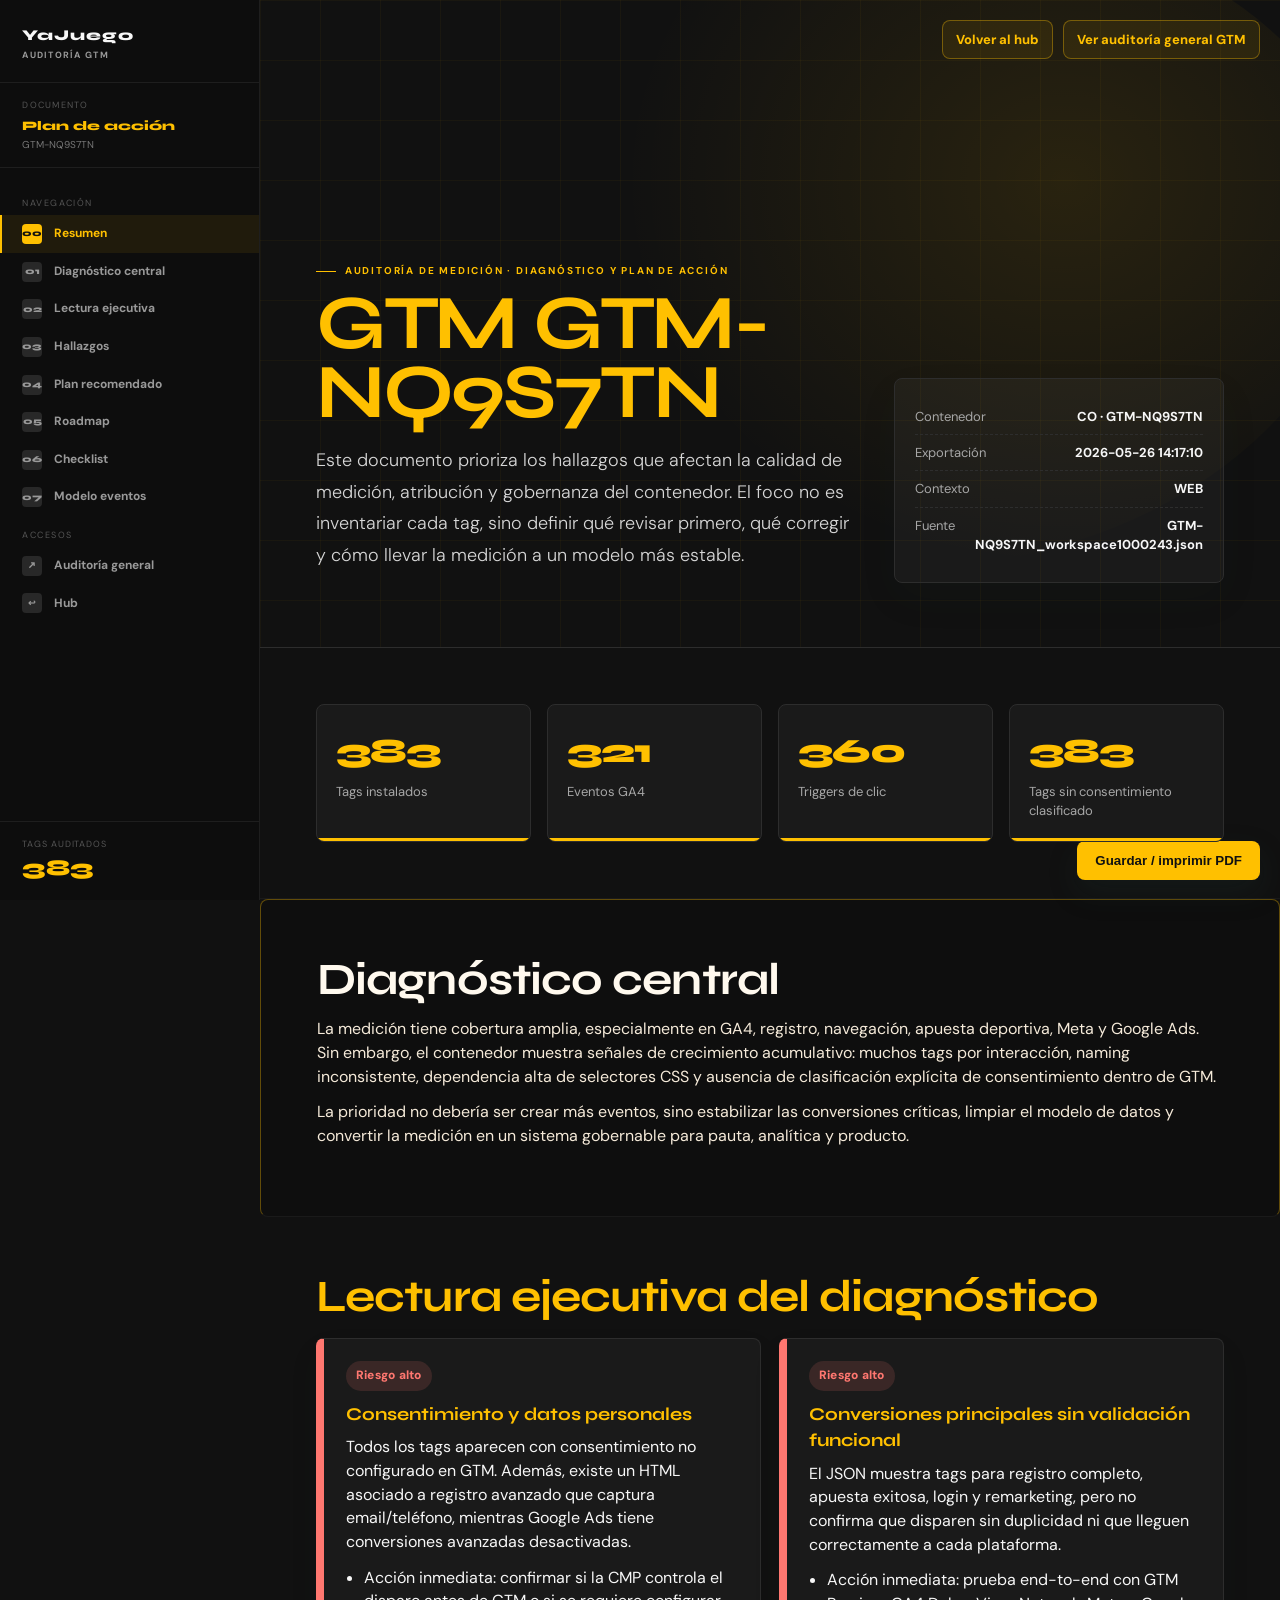
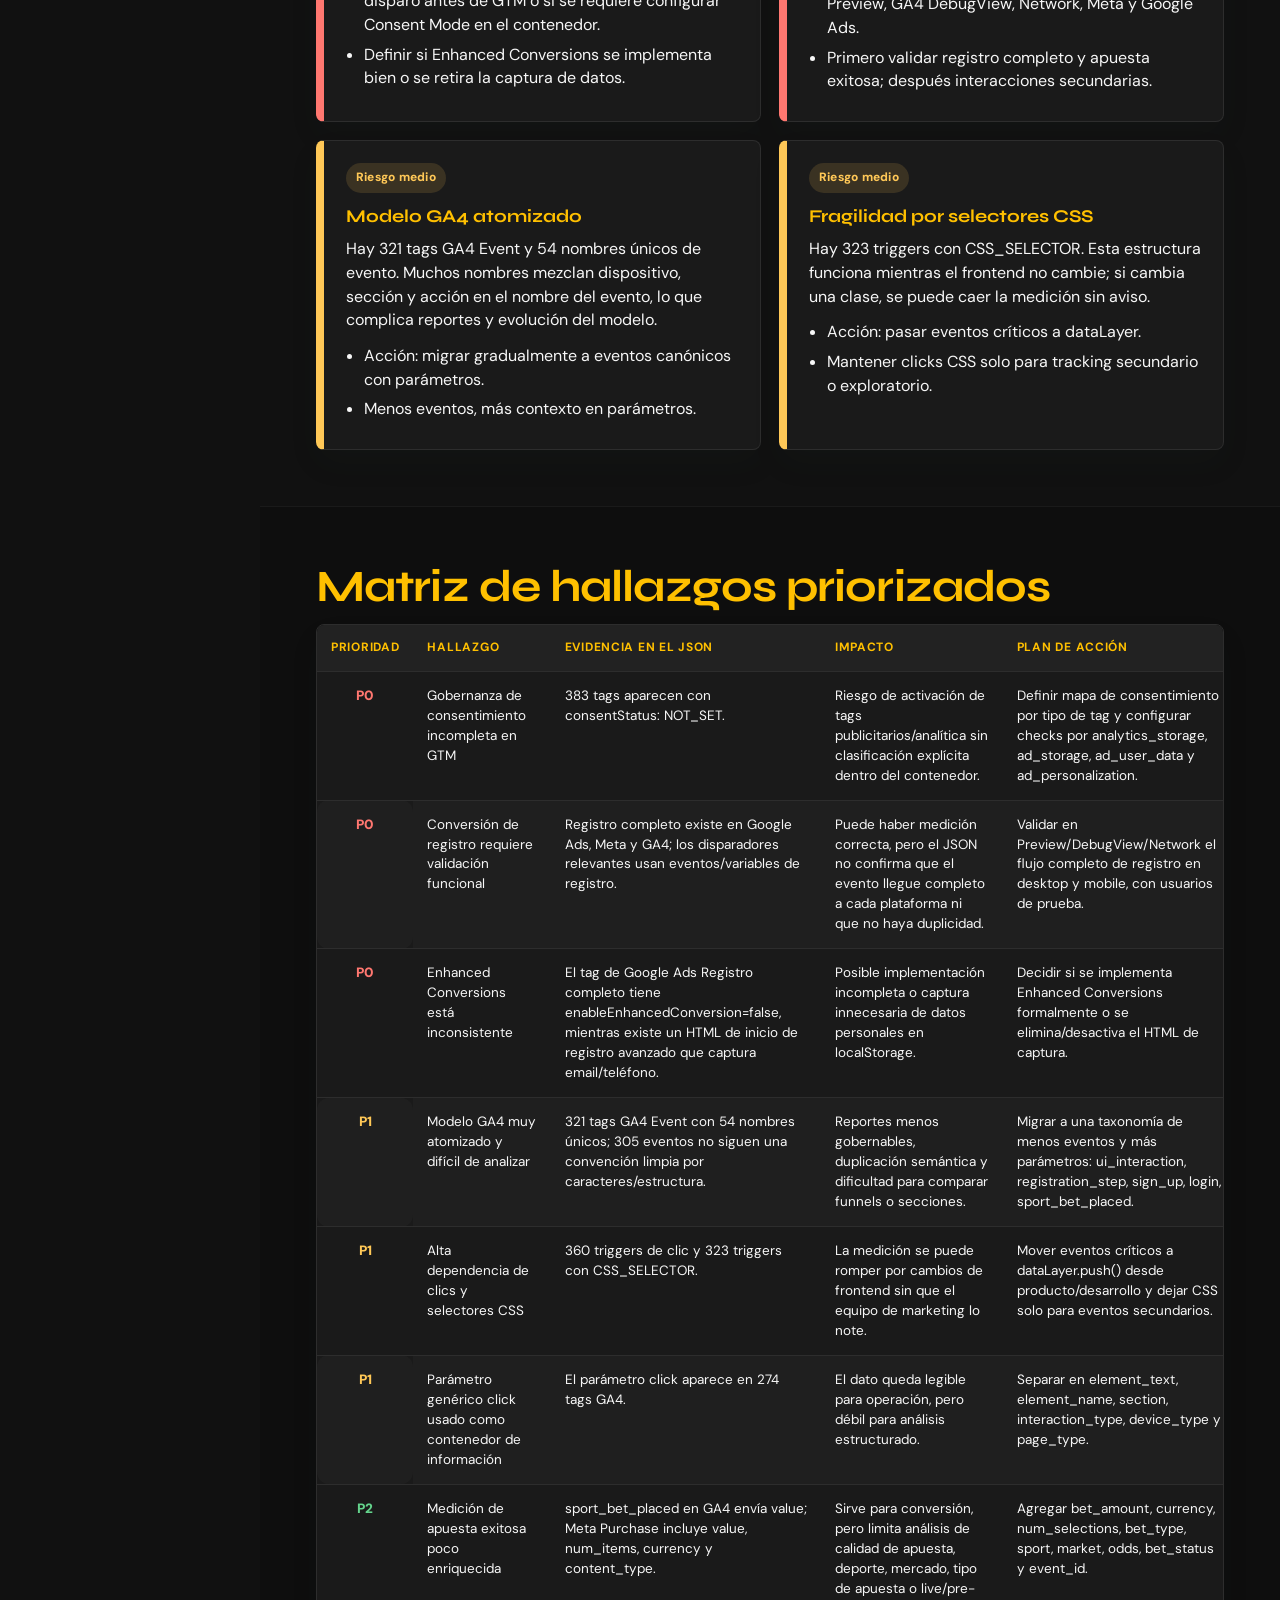
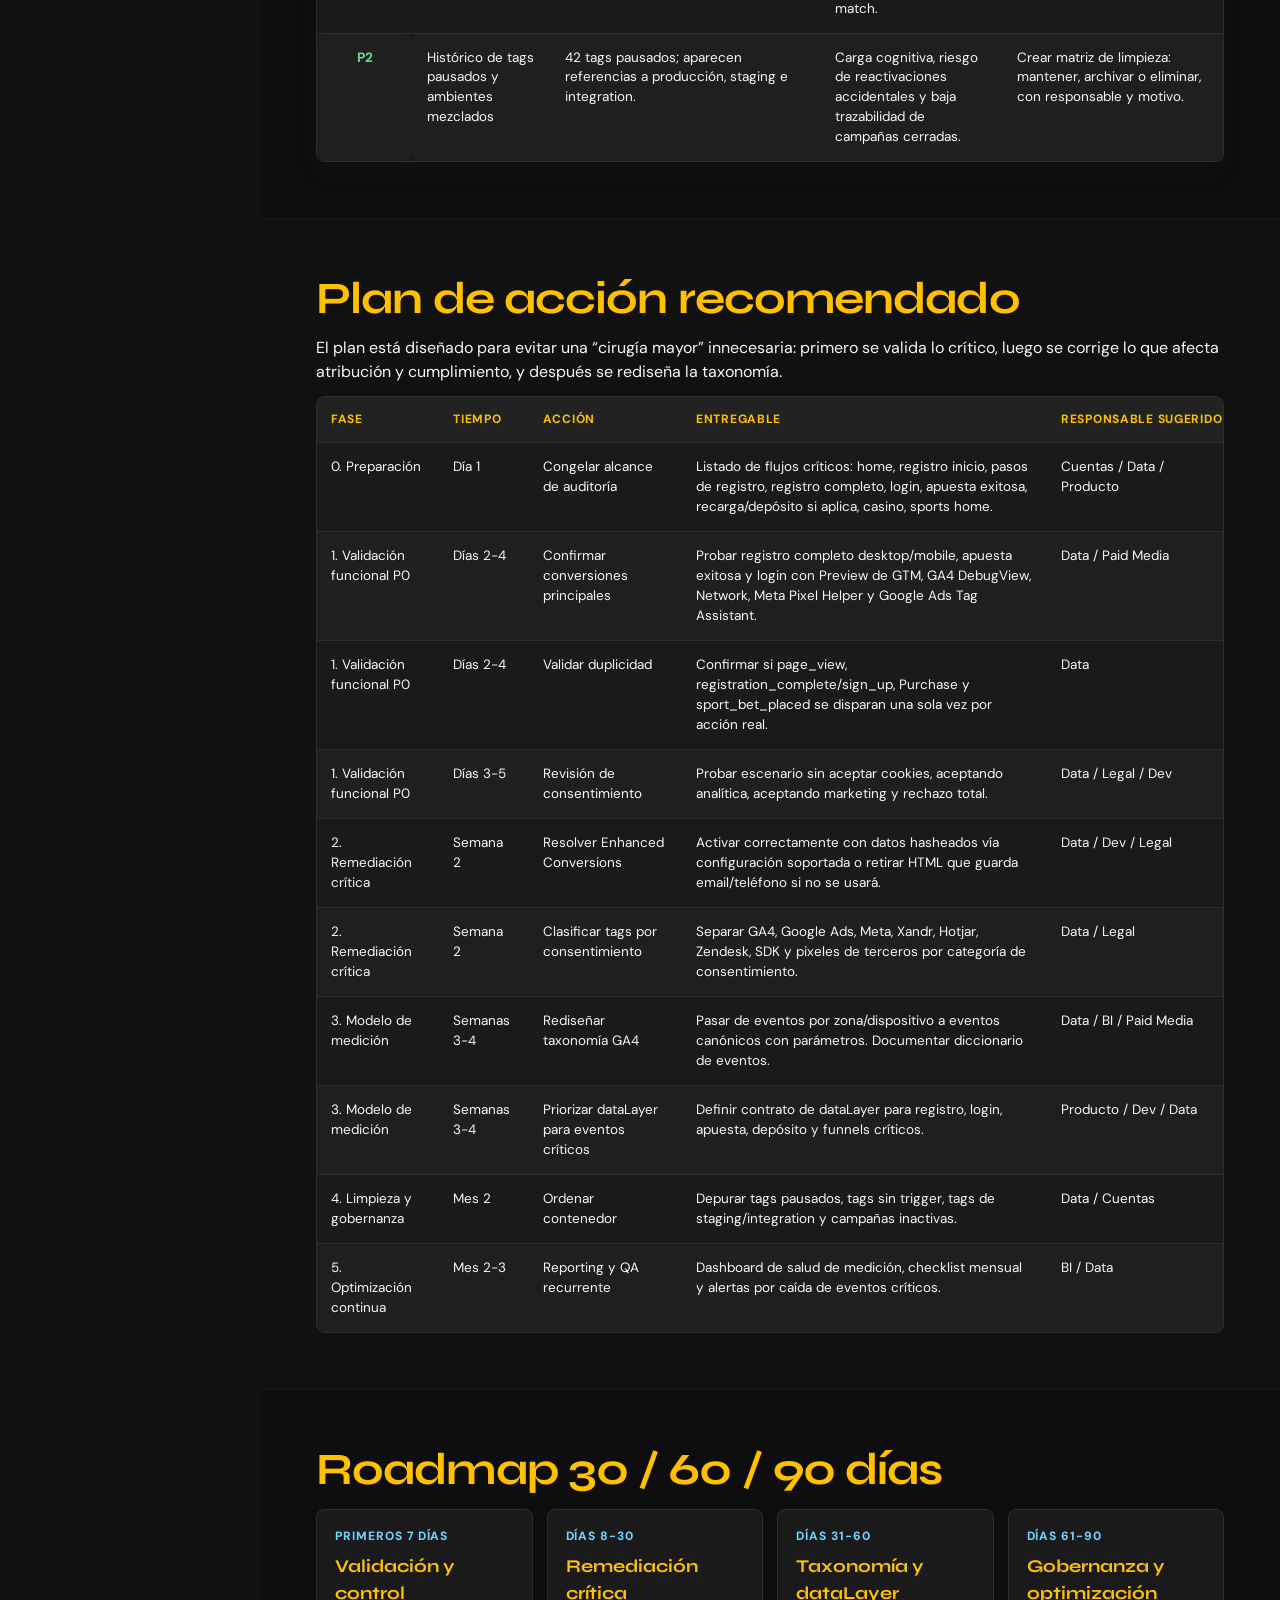
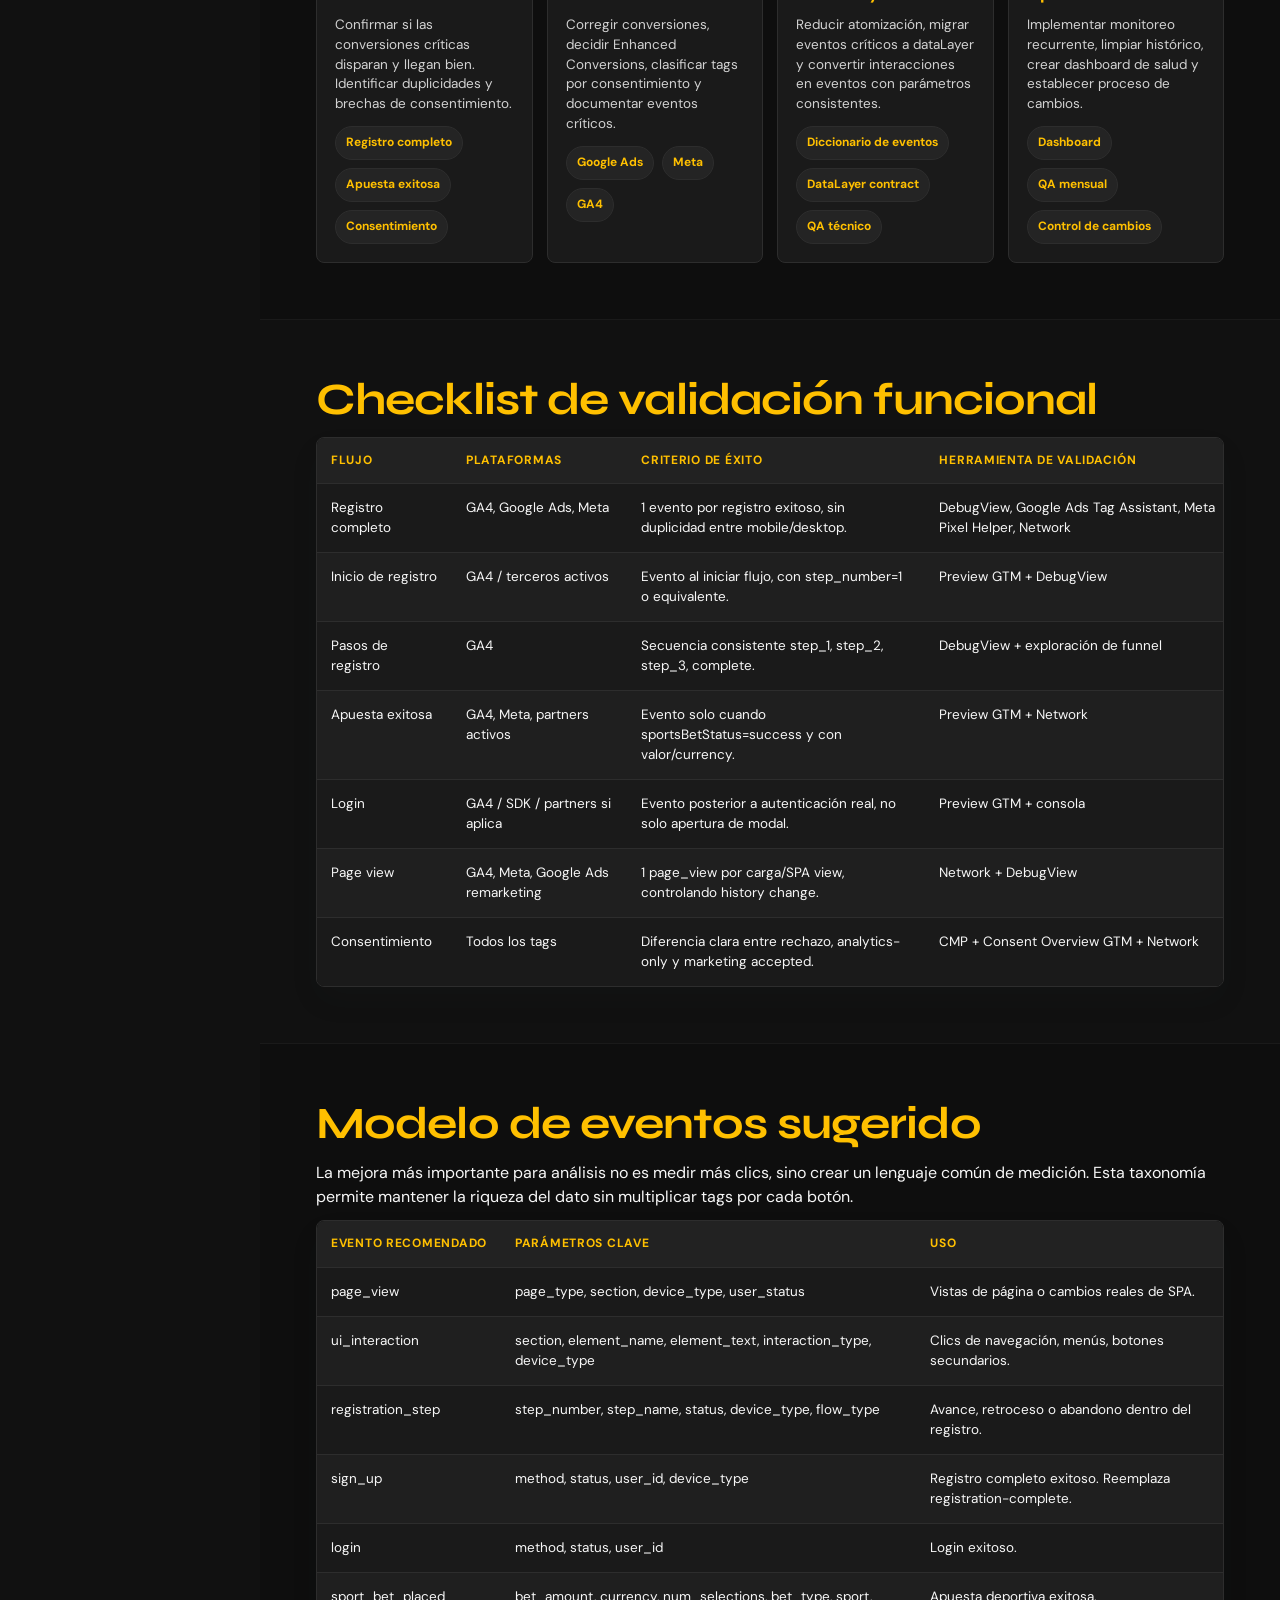
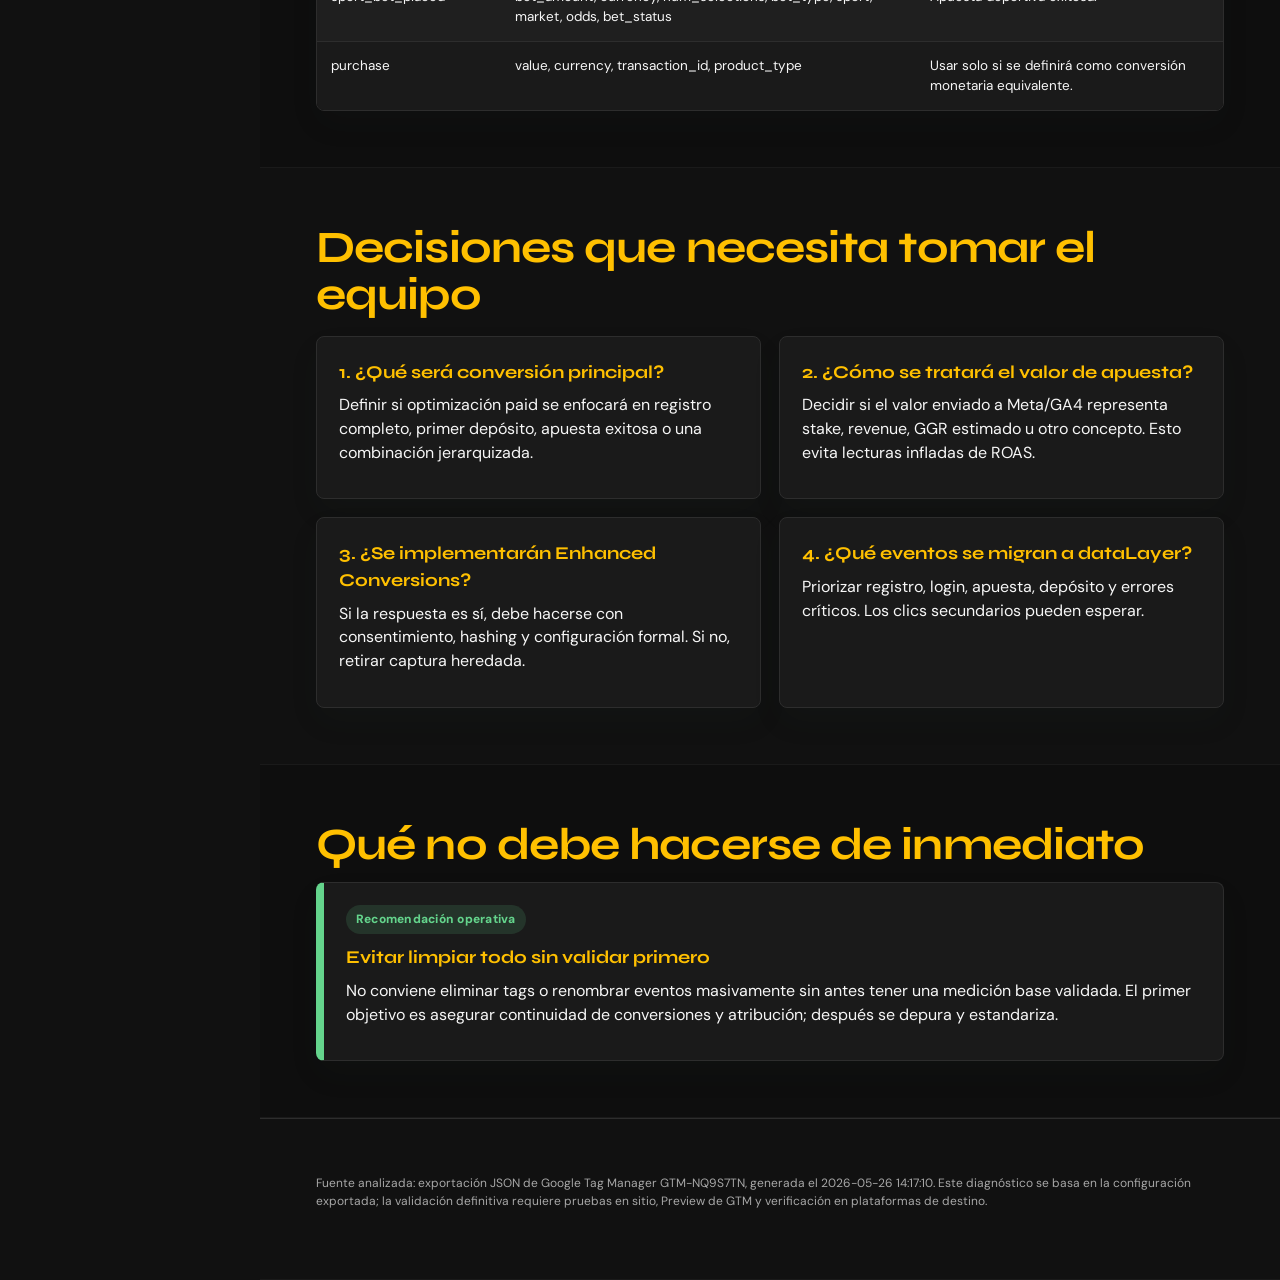
<file: AuditoriaGTM_PlanAcccion.html>
<!DOCTYPE html>
<html lang="es">
<head>
  <meta charset="UTF-8" />
  <meta name="viewport" content="width=device-width, initial-scale=1.0" />
  <title>Diagnóstico y plan de acción — Auditoría GTM GTM-NQ9S7TN</title>
  <link href="https://fonts.googleapis.com/css2?family=Syne:wght@400;700;800&family=DM+Sans:wght@300;400;500;700&display=swap" rel="stylesheet">
  <link rel="stylesheet" href="assets/css/site.css">
  <style>
    :root {
      --bg: #111;
      --paper: #1a1a1a;
      --ink: #f7f7f7;
      --muted: #a7a7a7;
      --line: #2d2d2d;
      --accent: #ffc000;
      --accent2: #6fd3ff;
      --good: #64d48c;
      --warn: #ffc857;
      --bad: #ff7770;
      --soft-green: rgba(100,212,140,.14);
      --soft-warn: rgba(255,200,87,.14);
      --soft-red: rgba(255,119,112,.14);
      --chip: #242424;
      --sidebar: 260px;
    }
    * { box-sizing: border-box; }
    body {
      margin: 0;
      font-family: Inter, ui-sans-serif, system-ui, -apple-system, BlinkMacSystemFont, "Segoe UI", sans-serif;
      background: var(--bg);
      color: var(--ink);
      line-height: 1.48;
    }
    .page {
      max-width: 1180px;
      margin: 0 auto;
      padding: 44px 24px 72px;
    }
    header {
      display: grid;
      grid-template-columns: 1.4fr 0.6fr;
      gap: 32px;
      align-items: end;
      margin-bottom: 28px;
      border-bottom: 1px solid var(--line);
      padding-bottom: 28px;
    }
    .eyebrow {
      text-transform: uppercase;
      letter-spacing: .12em;
      font-size: 12px;
      font-weight: 700;
      color: var(--accent2);
      margin-bottom: 10px;
    }
    h1 {
      font-size: clamp(34px, 6vw, 62px);
      line-height: .96;
      letter-spacing: -0.055em;
      margin: 0 0 18px;
      color: var(--accent);
    }
    h2 {
      font-size: 28px;
      letter-spacing: -0.035em;
      margin: 48px 0 14px;
      color: var(--accent);
    }
    h3 {
      font-size: 18px;
      margin: 0 0 8px;
      color: var(--accent);
    }
    p { margin: 0 0 12px; }
    .lead {
      font-size: 18px;
      color: #d6d6d6;
      max-width: 840px;
    }
    .meta {
      background: rgba(255,255,255,.04);
      border: 1px solid var(--line);
      border-radius: 8px;
      padding: 20px;
      box-shadow: 0 16px 40px rgba(31, 61, 53, 0.06);
    }
    .meta div {
      display: flex;
      justify-content: space-between;
      gap: 20px;
      border-bottom: 1px dashed var(--line);
      padding: 8px 0;
      font-size: 13px;
    }
    .meta div:last-child { border-bottom: 0; }
    .meta span:first-child { color: var(--muted); }
    .meta span:last-child { font-weight: 700; text-align: right; }
    .cards {
      display: grid;
      grid-template-columns: repeat(4, 1fr);
      gap: 14px;
      margin: 26px 0 12px;
    }
    .card {
      background: var(--paper);
      border: 1px solid var(--line);
      border-radius: 8px;
      padding: 18px;
      box-shadow: 0 14px 32px rgba(31, 61, 53, 0.06);
    }
    .card .num {
      font-size: 34px;
      font-weight: 850;
      letter-spacing: -0.05em;
      color: var(--accent);
    }
    .card .label {
      color: var(--muted);
      font-size: 13px;
      margin-top: 6px;
    }
    .diagnosis {
      display: grid;
      grid-template-columns: 1fr 1fr;
      gap: 18px;
      margin-top: 18px;
    }
    .panel {
      background: var(--paper);
      border: 1px solid var(--line);
      border-radius: 8px;
      padding: 22px;
      box-shadow: 0 14px 32px rgba(31, 61, 53, 0.06);
    }
    .panel.bad { border-left: 8px solid var(--bad); }
    .panel.warn { border-left: 8px solid var(--warn); }
    .panel.good { border-left: 8px solid var(--good); }
    .badge {
      display: inline-flex;
      align-items: center;
      gap: 6px;
      border-radius: 999px;
      padding: 6px 10px;
      font-size: 12px;
      font-weight: 800;
      letter-spacing: .02em;
      margin-bottom: 10px;
    }
    .badge.bad { background: var(--soft-red); color: var(--bad); }
    .badge.warn { background: var(--soft-warn); color: var(--warn); }
    .badge.good { background: var(--soft-green); color: var(--good); }
    ul.clean {
      padding-left: 18px;
      margin: 8px 0 0;
    }
    ul.clean li { margin: 6px 0; }
    .table-wrap {
      width: 100%;
      overflow-x: auto;
      background: var(--paper);
      border: 1px solid var(--line);
      border-radius: 8px;
      box-shadow: 0 14px 32px rgba(31, 61, 53, 0.05);
    }
    table {
      width: 100%;
      border-collapse: collapse;
      min-width: 920px;
      font-size: 13.5px;
    }
    th {
      background: #222;
      color: var(--accent);
      text-align: left;
      padding: 14px 14px;
      font-size: 12px;
      text-transform: uppercase;
      letter-spacing: .06em;
      white-space: nowrap;
    }
    td {
      border-top: 1px solid var(--line);
      padding: 14px;
      vertical-align: top;
    }
    tr:nth-child(even) td { background: rgba(255,255,255,.025); }
    .p0, .p1, .p2 {
      font-weight: 850;
      text-align: center;
      border-radius: 12px;
      white-space: nowrap;
    }
    td.p0 { color: var(--bad); }
    td.p1 { color: var(--warn); }
    td.p2 { color: var(--good); }
    .timeline {
      display: grid;
      grid-template-columns: repeat(4, 1fr);
      gap: 14px;
      margin-top: 16px;
    }
    .phase {
      background: var(--paper);
      border: 1px solid var(--line);
      border-radius: 8px;
      padding: 18px;
      position: relative;
      min-height: 210px;
    }
    .phase .kicker {
      font-size: 12px;
      color: var(--accent2);
      font-weight: 800;
      text-transform: uppercase;
      letter-spacing: .08em;
      margin-bottom: 8px;
    }
    .phase h3 { font-size: 18px; }
    .phase p { font-size: 13.5px; color: #d2d2d2; }
    .callout {
      background: linear-gradient(135deg, #191919, #242008);
      color: #fff9ee;
      border: 1px solid rgba(255,192,0,.35);
      border-radius: 8px;
      padding: 24px;
      margin: 34px 0;
      box-shadow: 0 18px 44px rgba(31, 61, 53, 0.16);
    }
    .callout h2 {
      color: #fff9ee;
      margin-top: 0;
    }
    .callout p { color: #f5ead9; }
    .chips {
      display:flex;
      flex-wrap:wrap;
      gap:8px;
      margin-top:12px;
    }
    .chip {
      background: var(--chip);
      color: var(--accent);
      border:1px solid var(--line);
      padding:7px 10px;
      border-radius:999px;
      font-size:12px;
      font-weight:700;
    }
    .source {
      margin-top: 42px;
      padding-top: 18px;
      border-top: 1px solid var(--line);
      font-size: 12px;
      color: var(--muted);
    }
    .print {
      position: fixed;
      right: 20px;
      bottom: 20px;
      border: 0;
      background: var(--accent);
      color: #111;
      border-radius: 8px;
      padding: 12px 18px;
      font-weight: 800;
      box-shadow: 0 12px 30px rgba(31,61,53,.2);
      cursor: pointer;
    }
    .top-actions {
      display: flex;
      flex-wrap: wrap;
      gap: 10px;
      margin-bottom: 26px;
    }
    .nav-link {
      display: inline-flex;
      align-items: center;
      justify-content: center;
      min-height: 38px;
      padding: 9px 13px;
      border: 1px solid rgba(255,192,0,.35);
      border-radius: 8px;
      background: rgba(255,192,0,.08);
      color: var(--accent);
      text-decoration: none;
      font-size: 13px;
      font-weight: 800;
    }
    .nav-link:hover {
      background: var(--accent);
      color: #111;
    }
    /* Mini landing layout inspired by Ruta.html */
    html { scroll-behavior: smooth; }
    body {
      display: flex;
      font-family: 'DM Sans', Inter, ui-sans-serif, system-ui, -apple-system, BlinkMacSystemFont, "Segoe UI", sans-serif;
      background: #111;
    }
    #sidebar {
      width: var(--sidebar);
      position: fixed;
      inset: 0 auto 0 0;
      z-index: 100;
      flex-shrink: 0;
      display: flex;
      flex-direction: column;
      overflow-y: auto;
      background: #0d0d0d;
      border-right: 1px solid #1e1e1e;
    }
    .sb-head {
      padding: 1.5rem 1.4rem 1.2rem;
      border-bottom: 1px solid #1e1e1e;
    }
    .sb-brand {
      font-family: 'Syne', sans-serif;
      font-size: 15px;
      font-weight: 800;
      letter-spacing: .06em;
    }
    .sb-brand small {
      display: block;
      margin-top: 3px;
      color: #999;
      font-family: 'DM Sans', sans-serif;
      font-size: 9px;
      font-weight: 700;
      letter-spacing: .14em;
      text-transform: uppercase;
    }
    .sb-client {
      padding: 1rem 1.4rem .9rem;
      border-bottom: 1px solid #1e1e1e;
    }
    .sb-client-label {
      color: #555;
      font-size: 9px;
      letter-spacing: .14em;
      text-transform: uppercase;
      margin-bottom: 5px;
    }
    .sb-client-name {
      color: var(--accent);
      font-family: 'Syne', sans-serif;
      font-size: 13px;
      font-weight: 800;
    }
    .sb-client-url {
      color: #777;
      font-size: 10px;
      margin-top: 2px;
    }
    .sb-nav { padding: 1rem 0; flex: 1; }
    .sb-section-label {
      color: #555;
      font-size: 9px;
      letter-spacing: .16em;
      text-transform: uppercase;
      padding: .8rem 1.4rem .3rem;
    }
    .sb-item {
      display: flex;
      align-items: center;
      gap: .7rem;
      padding: .55rem 1.4rem;
      color: #999;
      text-decoration: none;
      font-size: 12px;
      font-weight: 700;
      position: relative;
    }
    .sb-item:hover { background: rgba(255,255,255,.04); color: #fff; }
    .sb-item.primary { color: var(--accent); background: rgba(255,192,0,.08); }
    .sb-item.primary::before {
      content: '';
      position: absolute;
      left: 0;
      top: 0;
      bottom: 0;
      width: 2px;
      background: var(--accent);
    }
    .sb-num {
      width: 20px;
      height: 20px;
      border-radius: 4px;
      background: #282828;
      display: inline-flex;
      align-items: center;
      justify-content: center;
      color: #999;
      font-family: 'Syne', sans-serif;
      font-size: 9px;
      font-weight: 800;
      flex-shrink: 0;
    }
    .sb-item.primary .sb-num { background: var(--accent); color: #111; }
    .sb-footer {
      padding: 1rem 1.4rem;
      border-top: 1px solid #1e1e1e;
    }
    .sb-total-label {
      color: #555;
      font-size: 9px;
      letter-spacing: .1em;
      text-transform: uppercase;
    }
    .sb-total-val {
      color: var(--accent);
      font-family: 'Syne', sans-serif;
      font-size: 1.4rem;
      font-weight: 800;
    }
    .page {
      width: calc(100% - var(--sidebar));
      max-width: none;
      margin: 0 0 0 var(--sidebar);
      padding: 0;
    }
    header {
      min-height: 72vh;
      margin: 0;
      padding: 4rem 3.5rem;
      background: #111;
      position: relative;
      overflow: hidden;
    }
    header::before {
      content: '';
      position: absolute;
      inset: 0;
      background-image:
        linear-gradient(rgba(255,192,0,.04) 1px, transparent 1px),
        linear-gradient(90deg, rgba(255,192,0,.04) 1px, transparent 1px);
      background-size: 60px 60px;
      pointer-events: none;
    }
    header::after {
      content: '';
      position: absolute;
      top: -12%;
      right: -8%;
      width: 58vw;
      height: 72vh;
      border-radius: 40% 60% 70% 30% / 40% 50% 60% 50%;
      background: radial-gradient(ellipse at 60% 40%, rgba(255,192,0,.10) 0%, transparent 70%);
      pointer-events: none;
    }
    header > * { position: relative; z-index: 1; }
    header section { margin: 0; }
    .page > section {
      margin: 0;
      padding: 3.5rem;
      border-bottom: 1px solid #1a1a1a;
    }
    .page > section:nth-of-type(even) { background: #0e0e0e; }
    .page > section:nth-of-type(odd) { background: #111; }
    section[id] { scroll-margin-top: 20px; }
    h1, h2, h3, .card .num, .sb-brand, .sb-total-val {
      font-family: 'Syne', sans-serif;
    }
    h1 {
      font-size: clamp(3rem, 6vw, 6rem);
      line-height: .9;
      letter-spacing: -.03em;
    }
    h2 {
      font-size: clamp(1.8rem, 3.5vw, 2.8rem);
      line-height: 1.05;
      letter-spacing: -.02em;
      margin-top: 0;
    }
    .eyebrow {
      color: var(--accent);
      font-size: 10px;
      letter-spacing: .18em;
      display: flex;
      align-items: center;
      gap: .55rem;
    }
    .eyebrow::before {
      content: '';
      width: 20px;
      height: 1px;
      background: var(--accent);
    }
    .lead {
      font-weight: 300;
      line-height: 1.75;
    }
    .cards {
      gap: 1rem;
      margin: 0;
    }
    .card {
      padding: 1.3rem 1.2rem;
      position: relative;
      overflow: hidden;
      box-shadow: none;
    }
    .card::after {
      content: '';
      position: absolute;
      left: 0;
      right: 0;
      bottom: 0;
      height: 3px;
      background: var(--accent);
    }
    .callout {
      margin: 0;
      padding: 2.2rem;
      background: linear-gradient(135deg, #171717 0%, #171717 65%, #241f06 100%);
      box-shadow: none;
    }
    .top-actions {
      position: fixed;
      top: 20px;
      right: 20px;
      z-index: 120;
      margin: 0;
    }
    @media (max-width: 900px) {
      body { display: block; }
      #sidebar { display: none; }
      .page { width: 100%; margin-left: 0; }
      header, .page > section { padding: 2.2rem 1.4rem; }
      header, .diagnosis, .timeline { grid-template-columns: 1fr; }
      .cards { grid-template-columns: repeat(2, 1fr); }
      .print { display:none; }
      .top-actions {
        position: static;
        padding: 1rem 1.4rem 0;
        background: #111;
      }
    }
    @media (max-width: 620px) {
      .cards { grid-template-columns: 1fr; }
      h1 { font-size: 3rem; }
    }
    @media print {
      :root {
        --bg: #fff;
        --paper: #fff;
        --ink: #202020;
        --muted: #555;
        --line: #d8d8d8;
      }
      #sidebar { display:none; }
      body { display:block; }
      body { background: #fff; }
      .page { max-width: none; padding: 24px; }
      .print, .top-actions { display:none; }
      .card, .panel, .phase, .table-wrap, .callout { box-shadow:none; }
      table { font-size: 11px; }
    }
  </style>
</head>
<body>
  <aside id="sidebar" aria-label="Índice del plan de acción GTM">
    <div class="sb-head">
      <div class="sb-brand">YaJuego<small>Auditoría GTM</small></div>
    </div>
    <div class="sb-client">
      <div class="sb-client-label">Documento</div>
      <div class="sb-client-name">Plan de acción</div>
      <div class="sb-client-url">GTM-NQ9S7TN</div>
    </div>
    <nav class="sb-nav">
      <div class="sb-section-label">Navegación</div>
      <a class="sb-item primary" href="#inicio"><span class="sb-num">00</span>Resumen</a>
      <a class="sb-item" href="#diagnostico"><span class="sb-num">01</span>Diagnóstico central</a>
      <a class="sb-item" href="#lectura"><span class="sb-num">02</span>Lectura ejecutiva</a>
      <a class="sb-item" href="#hallazgos"><span class="sb-num">03</span>Hallazgos</a>
      <a class="sb-item" href="#plan"><span class="sb-num">04</span>Plan recomendado</a>
      <a class="sb-item" href="#roadmap"><span class="sb-num">05</span>Roadmap</a>
      <a class="sb-item" href="#checklist"><span class="sb-num">06</span>Checklist</a>
      <a class="sb-item" href="#modelo"><span class="sb-num">07</span>Modelo eventos</a>
      <div class="sb-section-label">Accesos</div>
      <a class="sb-item" href="AuditoriaGTML.html"><span class="sb-num">↗</span>Auditoría general</a>
      <a class="sb-item" href="index.html"><span class="sb-num">↩</span>Hub</a>
    </nav>
    <div class="sb-footer">
      <div class="sb-total-label">Tags auditados</div>
      <div class="sb-total-val">383</div>
    </div>
  </aside>
  <button class="print" onclick="window.print()">Guardar / imprimir PDF</button>
  <main class="page">
    <nav class="top-actions" aria-label="Navegación de auditoría">
      <a class="nav-link" href="index.html">Volver al hub</a>
      <a class="nav-link" href="AuditoriaGTML.html">Ver auditoría general GTM</a>
    </nav>
    <header id="inicio">
      <section>
        <div class="eyebrow">Auditoría de medición · Diagnóstico y plan de acción</div>
        <h1>GTM GTM-NQ9S7TN</h1>
        <p class="lead">
          Este documento prioriza los hallazgos que afectan la calidad de medición, atribución y gobernanza del contenedor.
          El foco no es inventariar cada tag, sino definir qué revisar primero, qué corregir y cómo llevar la medición a un modelo más estable.
        </p>
      </section>
      <aside class="meta">
        <div><span>Contenedor</span><span>CO · GTM-NQ9S7TN</span></div>
        <div><span>Exportación</span><span>2026-05-26 14:17:10</span></div>
        <div><span>Contexto</span><span>WEB</span></div>
        <div><span>Fuente</span><span>GTM-NQ9S7TN_workspace1000243.json</span></div>
      </aside>
    </header>

    <section class="cards" id="metricas">
      <div class="card"><div class="num">383</div><div class="label">Tags instalados</div></div>
      <div class="card"><div class="num">321</div><div class="label">Eventos GA4</div></div>
      <div class="card"><div class="num">360</div><div class="label">Triggers de clic</div></div>
      <div class="card"><div class="num">383</div><div class="label">Tags sin consentimiento clasificado</div></div>
    </section>

    <section class="callout" id="diagnostico">
      <h2>Diagnóstico central</h2>
      <p>
        La medición tiene cobertura amplia, especialmente en GA4, registro, navegación, apuesta deportiva, Meta y Google Ads.
        Sin embargo, el contenedor muestra señales de crecimiento acumulativo: muchos tags por interacción, naming inconsistente,
        dependencia alta de selectores CSS y ausencia de clasificación explícita de consentimiento dentro de GTM.
      </p>
      <p>
        La prioridad no debería ser crear más eventos, sino estabilizar las conversiones críticas, limpiar el modelo de datos y
        convertir la medición en un sistema gobernable para pauta, analítica y producto.
      </p>
    </section>

    <section id="lectura">
      <h2>Lectura ejecutiva del diagnóstico</h2>
      <div class="diagnosis">
        <div class="panel bad">
          <span class="badge bad">Riesgo alto</span>
          <h3>Consentimiento y datos personales</h3>
          <p>
            Todos los tags aparecen con consentimiento no configurado en GTM. Además, existe un HTML asociado a registro avanzado
            que captura email/teléfono, mientras Google Ads tiene conversiones avanzadas desactivadas.
          </p>
          <ul class="clean">
            <li>Acción inmediata: confirmar si la CMP controla el disparo antes de GTM o si se requiere configurar Consent Mode en el contenedor.</li>
            <li>Definir si Enhanced Conversions se implementa bien o se retira la captura de datos.</li>
          </ul>
        </div>
        <div class="panel bad">
          <span class="badge bad">Riesgo alto</span>
          <h3>Conversiones principales sin validación funcional</h3>
          <p>
            El JSON muestra tags para registro completo, apuesta exitosa, login y remarketing, pero no confirma que disparen sin duplicidad
            ni que lleguen correctamente a cada plataforma.
          </p>
          <ul class="clean">
            <li>Acción inmediata: prueba end-to-end con GTM Preview, GA4 DebugView, Network, Meta y Google Ads.</li>
            <li>Primero validar registro completo y apuesta exitosa; después interacciones secundarias.</li>
          </ul>
        </div>
        <div class="panel warn">
          <span class="badge warn">Riesgo medio</span>
          <h3>Modelo GA4 atomizado</h3>
          <p>
            Hay 321 tags GA4 Event y 54 nombres únicos de evento. Muchos nombres mezclan dispositivo, sección y acción en el nombre del evento,
            lo que complica reportes y evolución del modelo.
          </p>
          <ul class="clean">
            <li>Acción: migrar gradualmente a eventos canónicos con parámetros.</li>
            <li>Menos eventos, más contexto en parámetros.</li>
          </ul>
        </div>
        <div class="panel warn">
          <span class="badge warn">Riesgo medio</span>
          <h3>Fragilidad por selectores CSS</h3>
          <p>
            Hay 323 triggers con CSS_SELECTOR. Esta estructura funciona mientras el frontend no cambie; si cambia una clase,
            se puede caer la medición sin aviso.
          </p>
          <ul class="clean">
            <li>Acción: pasar eventos críticos a dataLayer.</li>
            <li>Mantener clicks CSS solo para tracking secundario o exploratorio.</li>
          </ul>
        </div>
      </div>
    </section>

    <section id="hallazgos">
      <h2>Matriz de hallazgos priorizados</h2>
      <div class="table-wrap"><table><thead><tr><th>Prioridad</th><th>Hallazgo</th><th>Evidencia en el JSON</th><th>Impacto</th><th>Plan de acción</th></tr></thead><tbody><tr><td class="p0">P0</td><td>Gobernanza de consentimiento incompleta en GTM</td><td>383 tags aparecen con consentStatus: NOT_SET.</td><td>Riesgo de activación de tags publicitarios/analítica sin clasificación explícita dentro del contenedor.</td><td>Definir mapa de consentimiento por tipo de tag y configurar checks por analytics_storage, ad_storage, ad_user_data y ad_personalization.</td></tr><tr><td class="p0">P0</td><td>Conversión de registro requiere validación funcional</td><td>Registro completo existe en Google Ads, Meta y GA4; los disparadores relevantes usan eventos/variables de registro.</td><td>Puede haber medición correcta, pero el JSON no confirma que el evento llegue completo a cada plataforma ni que no haya duplicidad.</td><td>Validar en Preview/DebugView/Network el flujo completo de registro en desktop y mobile, con usuarios de prueba.</td></tr><tr><td class="p0">P0</td><td>Enhanced Conversions está inconsistente</td><td>El tag de Google Ads Registro completo tiene enableEnhancedConversion=false, mientras existe un HTML de inicio de registro avanzado que captura email/teléfono.</td><td>Posible implementación incompleta o captura innecesaria de datos personales en localStorage.</td><td>Decidir si se implementa Enhanced Conversions formalmente o se elimina/desactiva el HTML de captura.</td></tr><tr><td class="p1">P1</td><td>Modelo GA4 muy atomizado y difícil de analizar</td><td>321 tags GA4 Event con 54 nombres únicos; 305 eventos no siguen una convención limpia por caracteres/estructura.</td><td>Reportes menos gobernables, duplicación semántica y dificultad para comparar funnels o secciones.</td><td>Migrar a una taxonomía de menos eventos y más parámetros: ui_interaction, registration_step, sign_up, login, sport_bet_placed.</td></tr><tr><td class="p1">P1</td><td>Alta dependencia de clics y selectores CSS</td><td>360 triggers de clic y 323 triggers con CSS_SELECTOR.</td><td>La medición se puede romper por cambios de frontend sin que el equipo de marketing lo note.</td><td>Mover eventos críticos a dataLayer.push() desde producto/desarrollo y dejar CSS solo para eventos secundarios.</td></tr><tr><td class="p1">P1</td><td>Parámetro genérico click usado como contenedor de información</td><td>El parámetro click aparece en 274 tags GA4.</td><td>El dato queda legible para operación, pero débil para análisis estructurado.</td><td>Separar en element_text, element_name, section, interaction_type, device_type y page_type.</td></tr><tr><td class="p2">P2</td><td>Medición de apuesta exitosa poco enriquecida</td><td>sport_bet_placed en GA4 envía value; Meta Purchase incluye value, num_items, currency y content_type.</td><td>Sirve para conversión, pero limita análisis de calidad de apuesta, deporte, mercado, tipo de apuesta o live/pre-match.</td><td>Agregar bet_amount, currency, num_selections, bet_type, sport, market, odds, bet_status y event_id.</td></tr><tr><td class="p2">P2</td><td>Histórico de tags pausados y ambientes mezclados</td><td>42 tags pausados; aparecen referencias a producción, staging e integration.</td><td>Carga cognitiva, riesgo de reactivaciones accidentales y baja trazabilidad de campañas cerradas.</td><td>Crear matriz de limpieza: mantener, archivar o eliminar, con responsable y motivo.</td></tr></tbody></table></div>
    </section>

    <section id="plan">
      <h2>Plan de acción recomendado</h2>
      <p>
        El plan está diseñado para evitar una “cirugía mayor” innecesaria: primero se valida lo crítico,
        luego se corrige lo que afecta atribución y cumplimiento, y después se rediseña la taxonomía.
      </p>
      <div class="table-wrap"><table><thead><tr><th>Fase</th><th>Tiempo</th><th>Acción</th><th>Entregable</th><th>Responsable sugerido</th></tr></thead><tbody><tr><td>0. Preparación</td><td>Día 1</td><td>Congelar alcance de auditoría</td><td>Listado de flujos críticos: home, registro inicio, pasos de registro, registro completo, login, apuesta exitosa, recarga/depósito si aplica, casino, sports home.</td><td>Cuentas / Data / Producto</td></tr><tr><td>1. Validación funcional P0</td><td>Días 2-4</td><td>Confirmar conversiones principales</td><td>Probar registro completo desktop/mobile, apuesta exitosa y login con Preview de GTM, GA4 DebugView, Network, Meta Pixel Helper y Google Ads Tag Assistant.</td><td>Data / Paid Media</td></tr><tr><td>1. Validación funcional P0</td><td>Días 2-4</td><td>Validar duplicidad</td><td>Confirmar si page_view, registration_complete/sign_up, Purchase y sport_bet_placed se disparan una sola vez por acción real.</td><td>Data</td></tr><tr><td>1. Validación funcional P0</td><td>Días 3-5</td><td>Revisión de consentimiento</td><td>Probar escenario sin aceptar cookies, aceptando analítica, aceptando marketing y rechazo total.</td><td>Data / Legal / Dev</td></tr><tr><td>2. Remediación crítica</td><td>Semana 2</td><td>Resolver Enhanced Conversions</td><td>Activar correctamente con datos hasheados vía configuración soportada o retirar HTML que guarda email/teléfono si no se usará.</td><td>Data / Dev / Legal</td></tr><tr><td>2. Remediación crítica</td><td>Semana 2</td><td>Clasificar tags por consentimiento</td><td>Separar GA4, Google Ads, Meta, Xandr, Hotjar, Zendesk, SDK y pixeles de terceros por categoría de consentimiento.</td><td>Data / Legal</td></tr><tr><td>3. Modelo de medición</td><td>Semanas 3-4</td><td>Rediseñar taxonomía GA4</td><td>Pasar de eventos por zona/dispositivo a eventos canónicos con parámetros. Documentar diccionario de eventos.</td><td>Data / BI / Paid Media</td></tr><tr><td>3. Modelo de medición</td><td>Semanas 3-4</td><td>Priorizar dataLayer para eventos críticos</td><td>Definir contrato de dataLayer para registro, login, apuesta, depósito y funnels críticos.</td><td>Producto / Dev / Data</td></tr><tr><td>4. Limpieza y gobernanza</td><td>Mes 2</td><td>Ordenar contenedor</td><td>Depurar tags pausados, tags sin trigger, tags de staging/integration y campañas inactivas.</td><td>Data / Cuentas</td></tr><tr><td>5. Optimización continua</td><td>Mes 2-3</td><td>Reporting y QA recurrente</td><td>Dashboard de salud de medición, checklist mensual y alertas por caída de eventos críticos.</td><td>BI / Data</td></tr></tbody></table></div>
    </section>

    <section id="roadmap">
      <h2>Roadmap 30 / 60 / 90 días</h2>
      <div class="timeline">
        <article class="phase">
          <div class="kicker">Primeros 7 días</div>
          <h3>Validación y control</h3>
          <p>Confirmar si las conversiones críticas disparan y llegan bien. Identificar duplicidades y brechas de consentimiento.</p>
          <div class="chips">
            <span class="chip">Registro completo</span>
            <span class="chip">Apuesta exitosa</span>
            <span class="chip">Consentimiento</span>
          </div>
        </article>
        <article class="phase">
          <div class="kicker">Días 8-30</div>
          <h3>Remediación crítica</h3>
          <p>Corregir conversiones, decidir Enhanced Conversions, clasificar tags por consentimiento y documentar eventos críticos.</p>
          <div class="chips">
            <span class="chip">Google Ads</span>
            <span class="chip">Meta</span>
            <span class="chip">GA4</span>
          </div>
        </article>
        <article class="phase">
          <div class="kicker">Días 31-60</div>
          <h3>Taxonomía y dataLayer</h3>
          <p>Reducir atomización, migrar eventos críticos a dataLayer y convertir interacciones en eventos con parámetros consistentes.</p>
          <div class="chips">
            <span class="chip">Diccionario de eventos</span>
            <span class="chip">DataLayer contract</span>
            <span class="chip">QA técnico</span>
          </div>
        </article>
        <article class="phase">
          <div class="kicker">Días 61-90</div>
          <h3>Gobernanza y optimización</h3>
          <p>Implementar monitoreo recurrente, limpiar histórico, crear dashboard de salud y establecer proceso de cambios.</p>
          <div class="chips">
            <span class="chip">Dashboard</span>
            <span class="chip">QA mensual</span>
            <span class="chip">Control de cambios</span>
          </div>
        </article>
      </div>
    </section>

    <section id="checklist">
      <h2>Checklist de validación funcional</h2>
      <div class="table-wrap"><table><thead><tr><th>Flujo</th><th>Plataformas</th><th>Criterio de éxito</th><th>Herramienta de validación</th></tr></thead><tbody><tr><td>Registro completo</td><td>GA4, Google Ads, Meta</td><td>1 evento por registro exitoso, sin duplicidad entre mobile/desktop.</td><td>DebugView, Google Ads Tag Assistant, Meta Pixel Helper, Network</td></tr><tr><td>Inicio de registro</td><td>GA4 / terceros activos</td><td>Evento al iniciar flujo, con step_number=1 o equivalente.</td><td>Preview GTM + DebugView</td></tr><tr><td>Pasos de registro</td><td>GA4</td><td>Secuencia consistente step_1, step_2, step_3, complete.</td><td>DebugView + exploración de funnel</td></tr><tr><td>Apuesta exitosa</td><td>GA4, Meta, partners activos</td><td>Evento solo cuando sportsBetStatus=success y con valor/currency.</td><td>Preview GTM + Network</td></tr><tr><td>Login</td><td>GA4 / SDK / partners si aplica</td><td>Evento posterior a autenticación real, no solo apertura de modal.</td><td>Preview GTM + consola</td></tr><tr><td>Page view</td><td>GA4, Meta, Google Ads remarketing</td><td>1 page_view por carga/SPA view, controlando history change.</td><td>Network + DebugView</td></tr><tr><td>Consentimiento</td><td>Todos los tags</td><td>Diferencia clara entre rechazo, analytics-only y marketing accepted.</td><td>CMP + Consent Overview GTM + Network</td></tr></tbody></table></div>
    </section>

    <section id="modelo">
      <h2>Modelo de eventos sugerido</h2>
      <p>
        La mejora más importante para análisis no es medir más clics, sino crear un lenguaje común de medición.
        Esta taxonomía permite mantener la riqueza del dato sin multiplicar tags por cada botón.
      </p>
      <div class="table-wrap"><table><thead><tr><th>Evento recomendado</th><th>Parámetros clave</th><th>Uso</th></tr></thead><tbody><tr><td>page_view</td><td>page_type, section, device_type, user_status</td><td>Vistas de página o cambios reales de SPA.</td></tr><tr><td>ui_interaction</td><td>section, element_name, element_text, interaction_type, device_type</td><td>Clics de navegación, menús, botones secundarios.</td></tr><tr><td>registration_step</td><td>step_number, step_name, status, device_type, flow_type</td><td>Avance, retroceso o abandono dentro del registro.</td></tr><tr><td>sign_up</td><td>method, status, user_id, device_type</td><td>Registro completo exitoso. Reemplaza registration-complete.</td></tr><tr><td>login</td><td>method, status, user_id</td><td>Login exitoso.</td></tr><tr><td>sport_bet_placed</td><td>bet_amount, currency, num_selections, bet_type, sport, market, odds, bet_status</td><td>Apuesta deportiva exitosa.</td></tr><tr><td>purchase</td><td>value, currency, transaction_id, product_type</td><td>Usar solo si se definirá como conversión monetaria equivalente.</td></tr></tbody></table></div>
    </section>

    <section id="decisiones">
      <h2>Decisiones que necesita tomar el equipo</h2>
      <div class="diagnosis">
        <div class="panel">
          <h3>1. ¿Qué será conversión principal?</h3>
          <p>Definir si optimización paid se enfocará en registro completo, primer depósito, apuesta exitosa o una combinación jerarquizada.</p>
        </div>
        <div class="panel">
          <h3>2. ¿Cómo se tratará el valor de apuesta?</h3>
          <p>Decidir si el valor enviado a Meta/GA4 representa stake, revenue, GGR estimado u otro concepto. Esto evita lecturas infladas de ROAS.</p>
        </div>
        <div class="panel">
          <h3>3. ¿Se implementarán Enhanced Conversions?</h3>
          <p>Si la respuesta es sí, debe hacerse con consentimiento, hashing y configuración formal. Si no, retirar captura heredada.</p>
        </div>
        <div class="panel">
          <h3>4. ¿Qué eventos se migran a dataLayer?</h3>
          <p>Priorizar registro, login, apuesta, depósito y errores críticos. Los clics secundarios pueden esperar.</p>
        </div>
      </div>
    </section>

    <section id="evitar">
      <h2>Qué no debe hacerse de inmediato</h2>
      <div class="panel good">
        <span class="badge good">Recomendación operativa</span>
        <h3>Evitar limpiar todo sin validar primero</h3>
        <p>
          No conviene eliminar tags o renombrar eventos masivamente sin antes tener una medición base validada.
          El primer objetivo es asegurar continuidad de conversiones y atribución; después se depura y estandariza.
        </p>
      </div>
    </section>

    <section class="source">
      <p>
        Fuente analizada: exportación JSON de Google Tag Manager GTM-NQ9S7TN, generada el 2026-05-26 14:17:10.
        Este diagnóstico se basa en la configuración exportada; la validación definitiva requiere pruebas en sitio, Preview de GTM y verificación en plataformas de destino.
      </p>
    </section>
  </main>
</body>
</html>
</file>
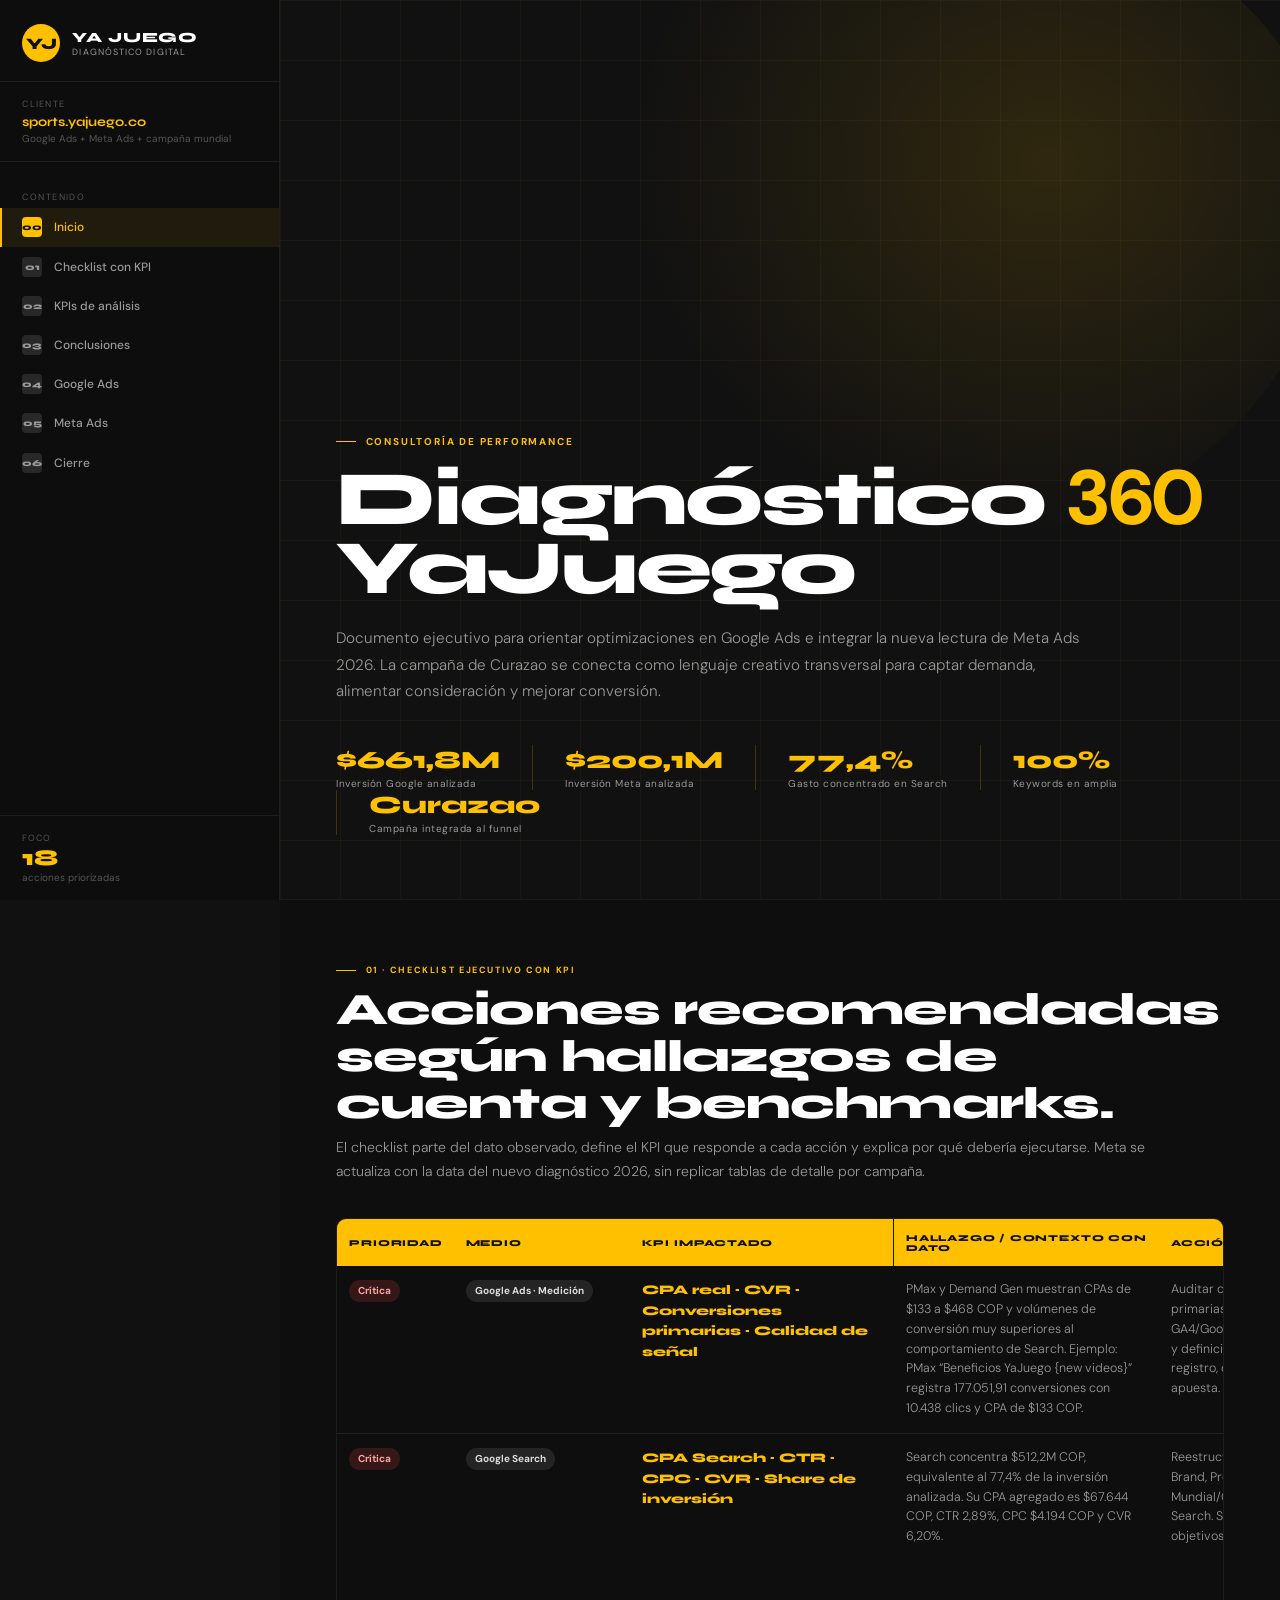
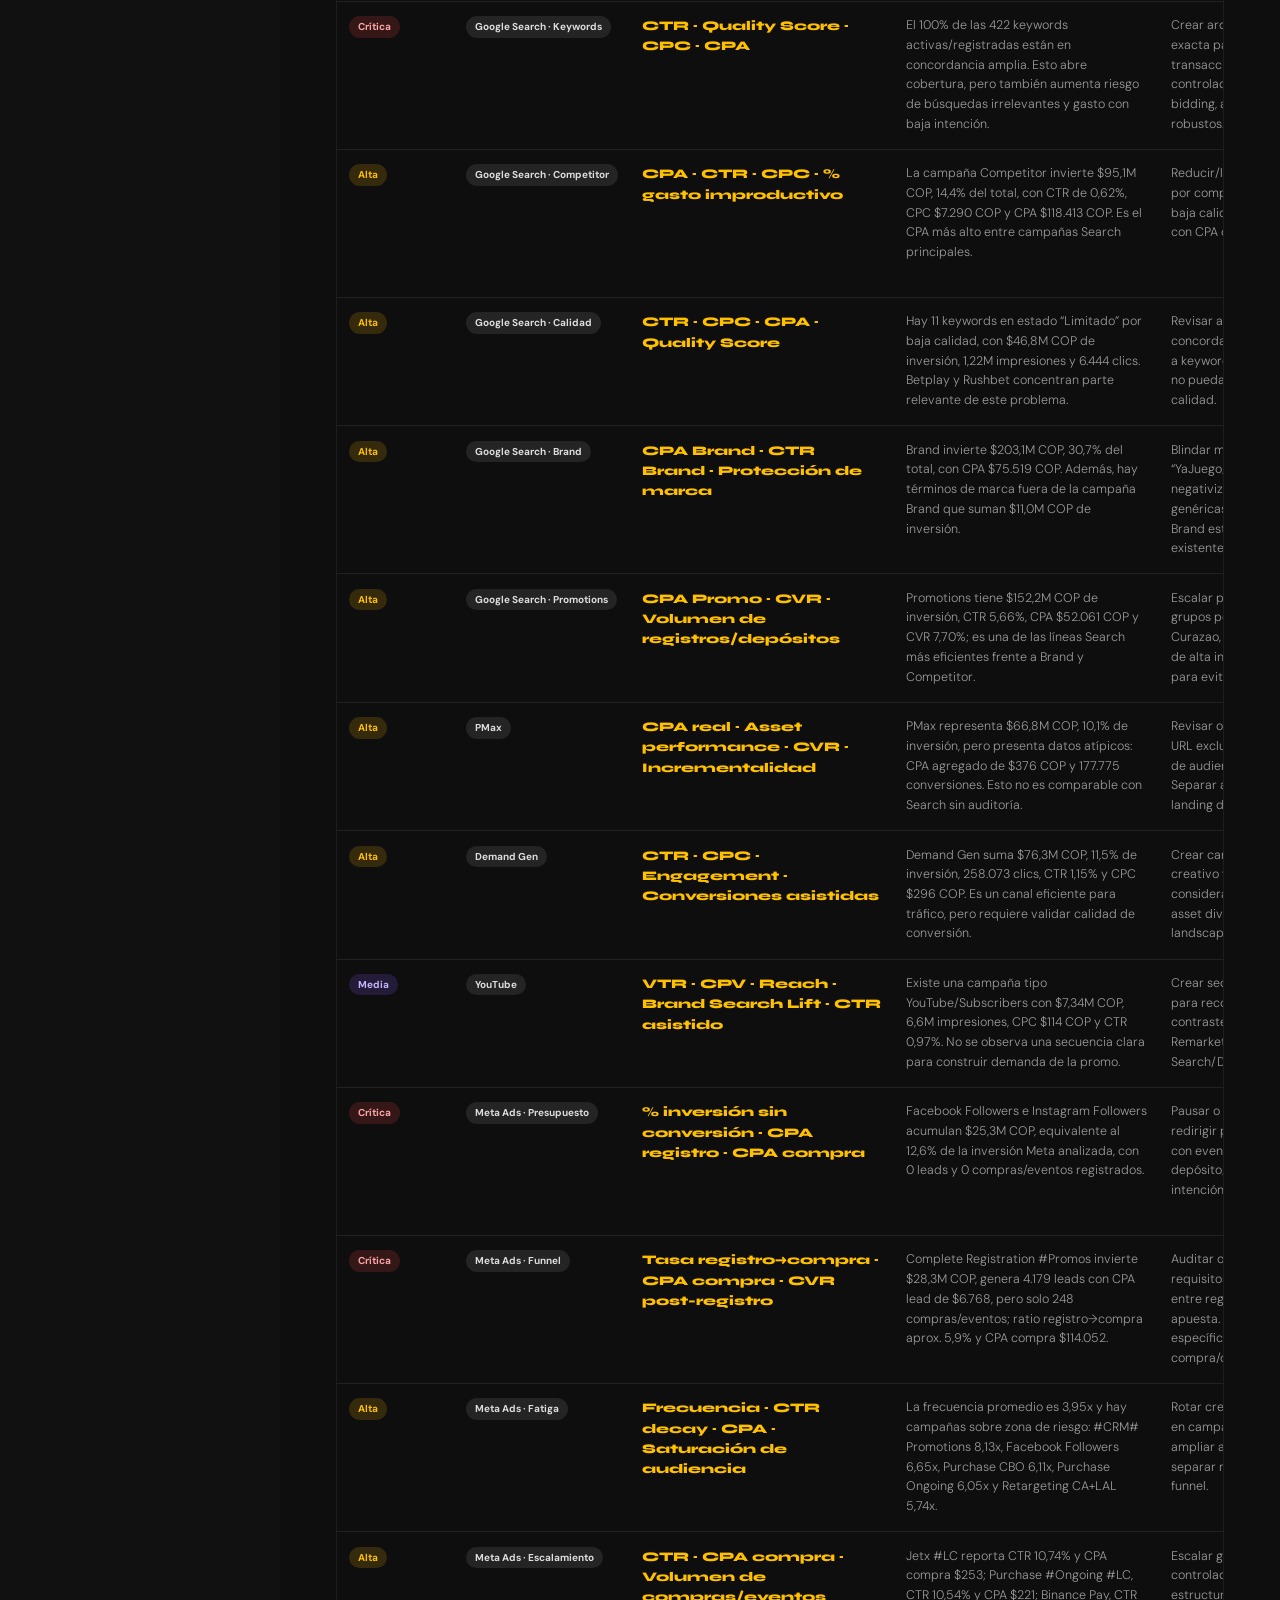
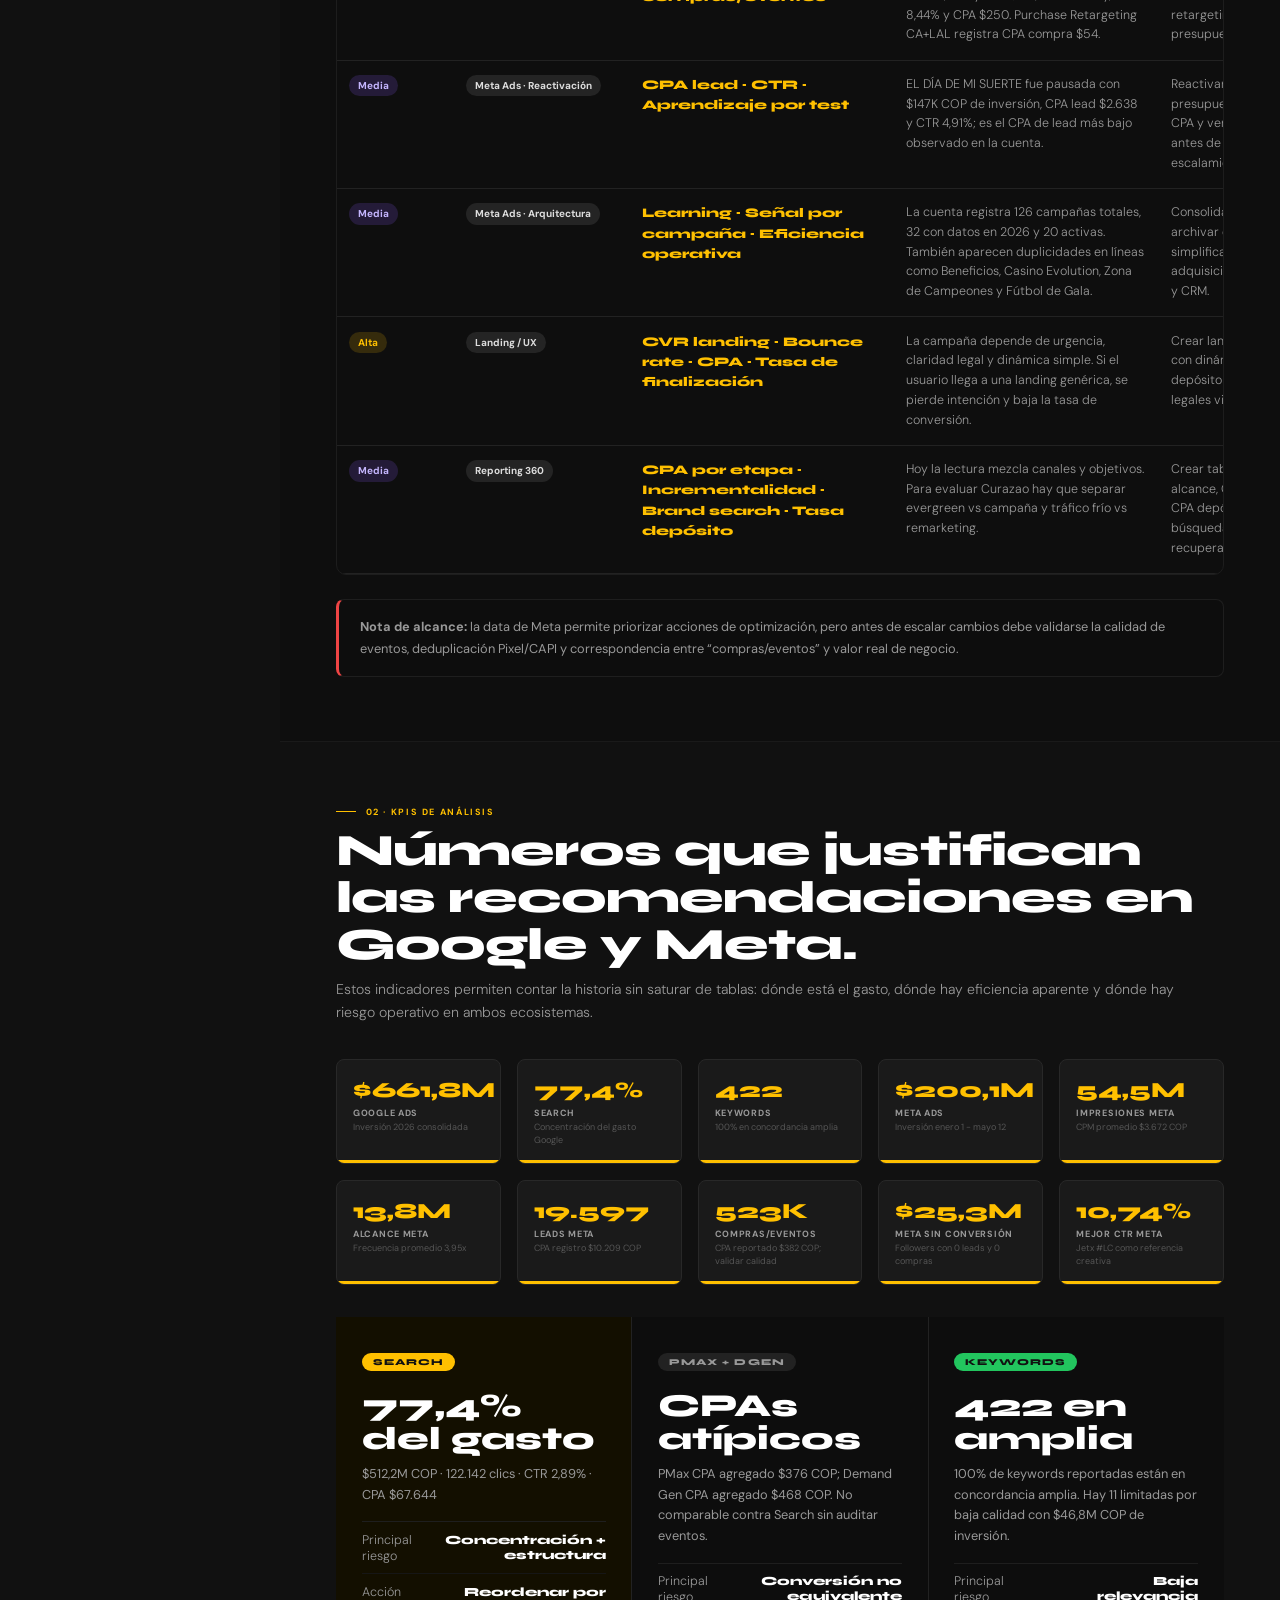
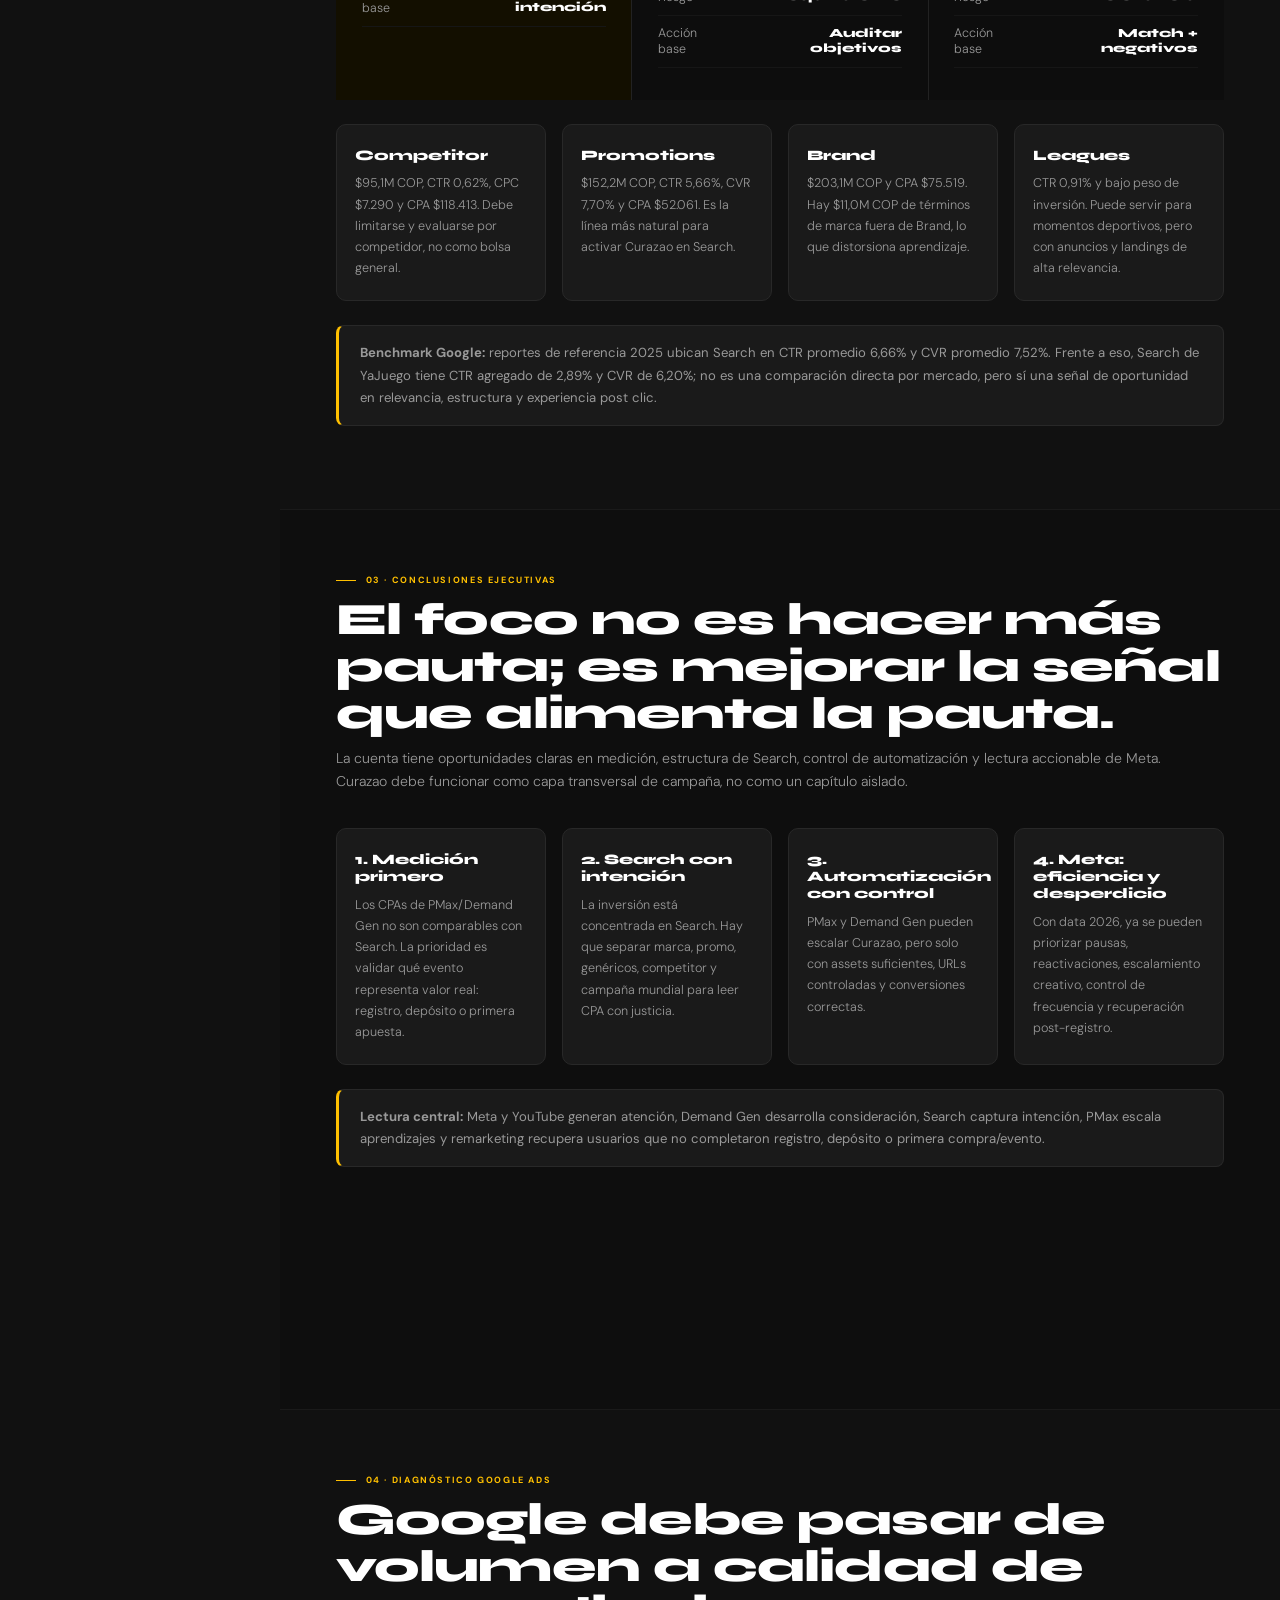
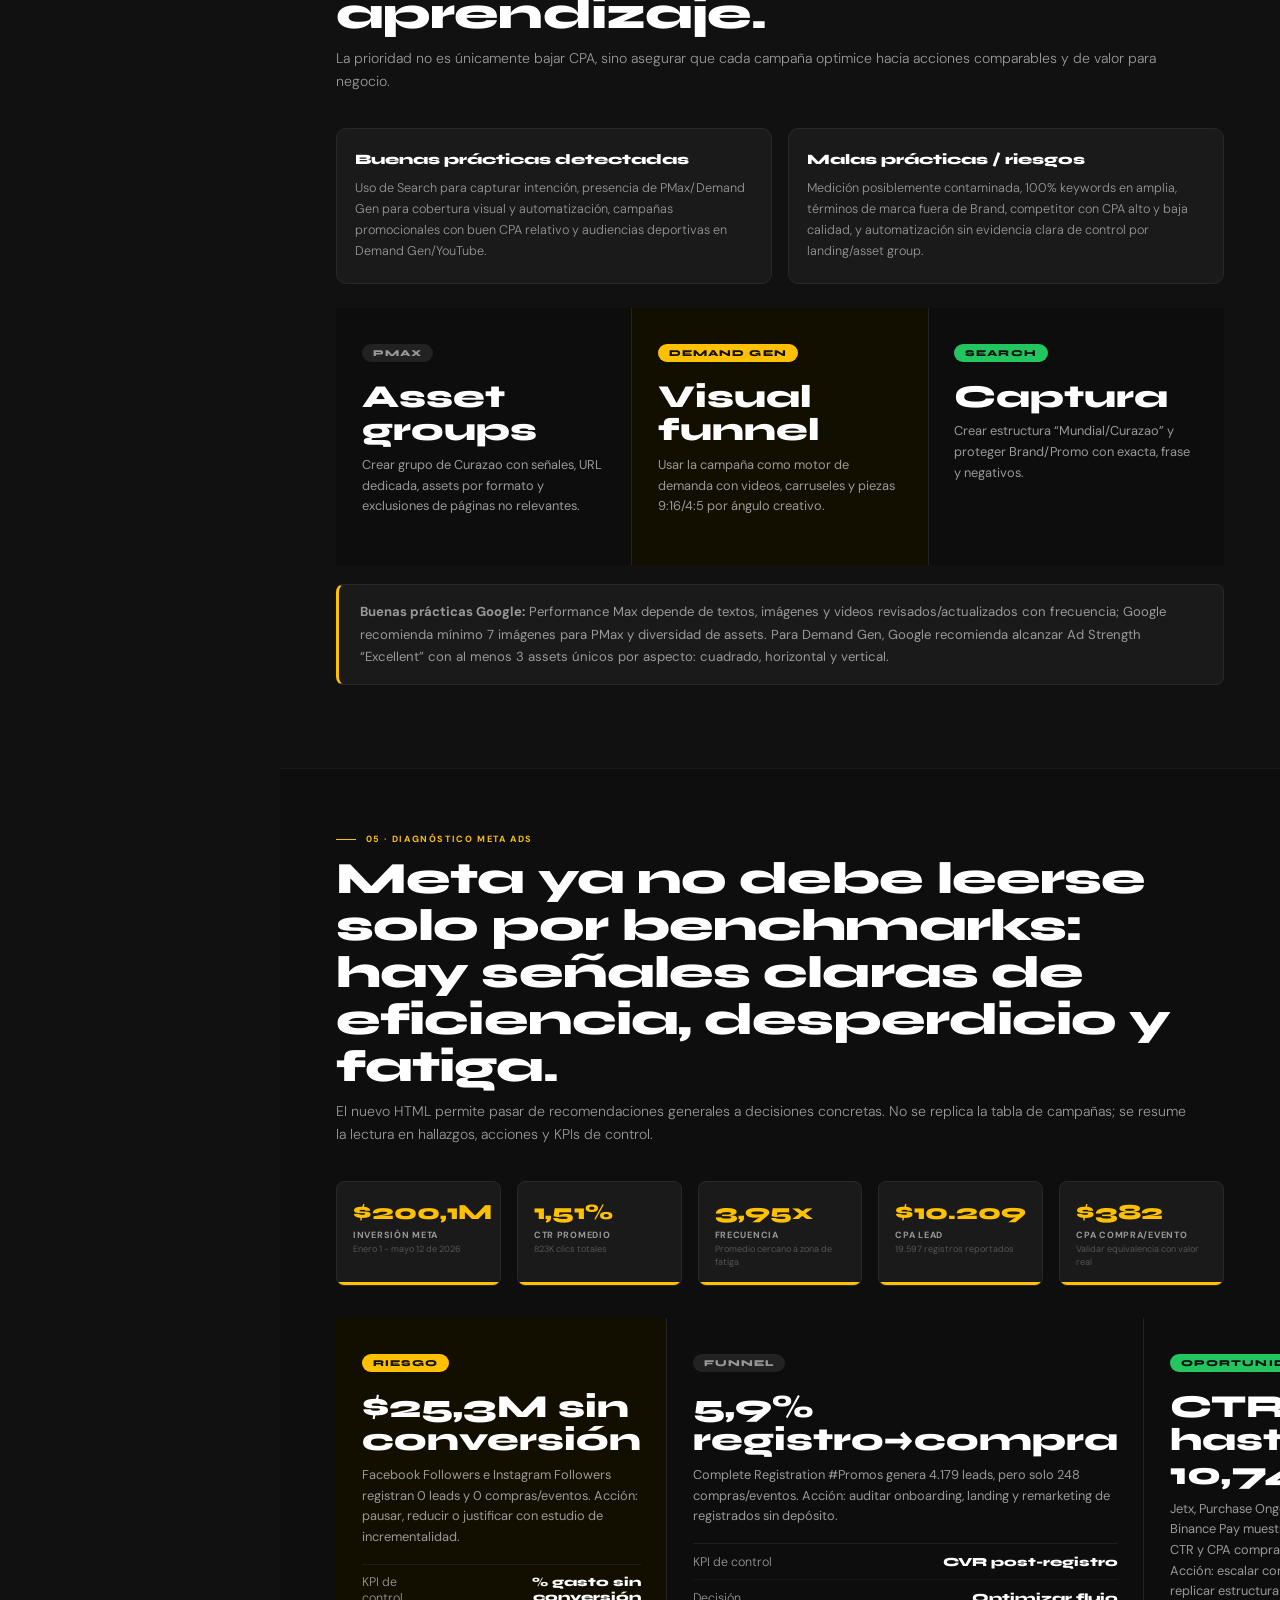
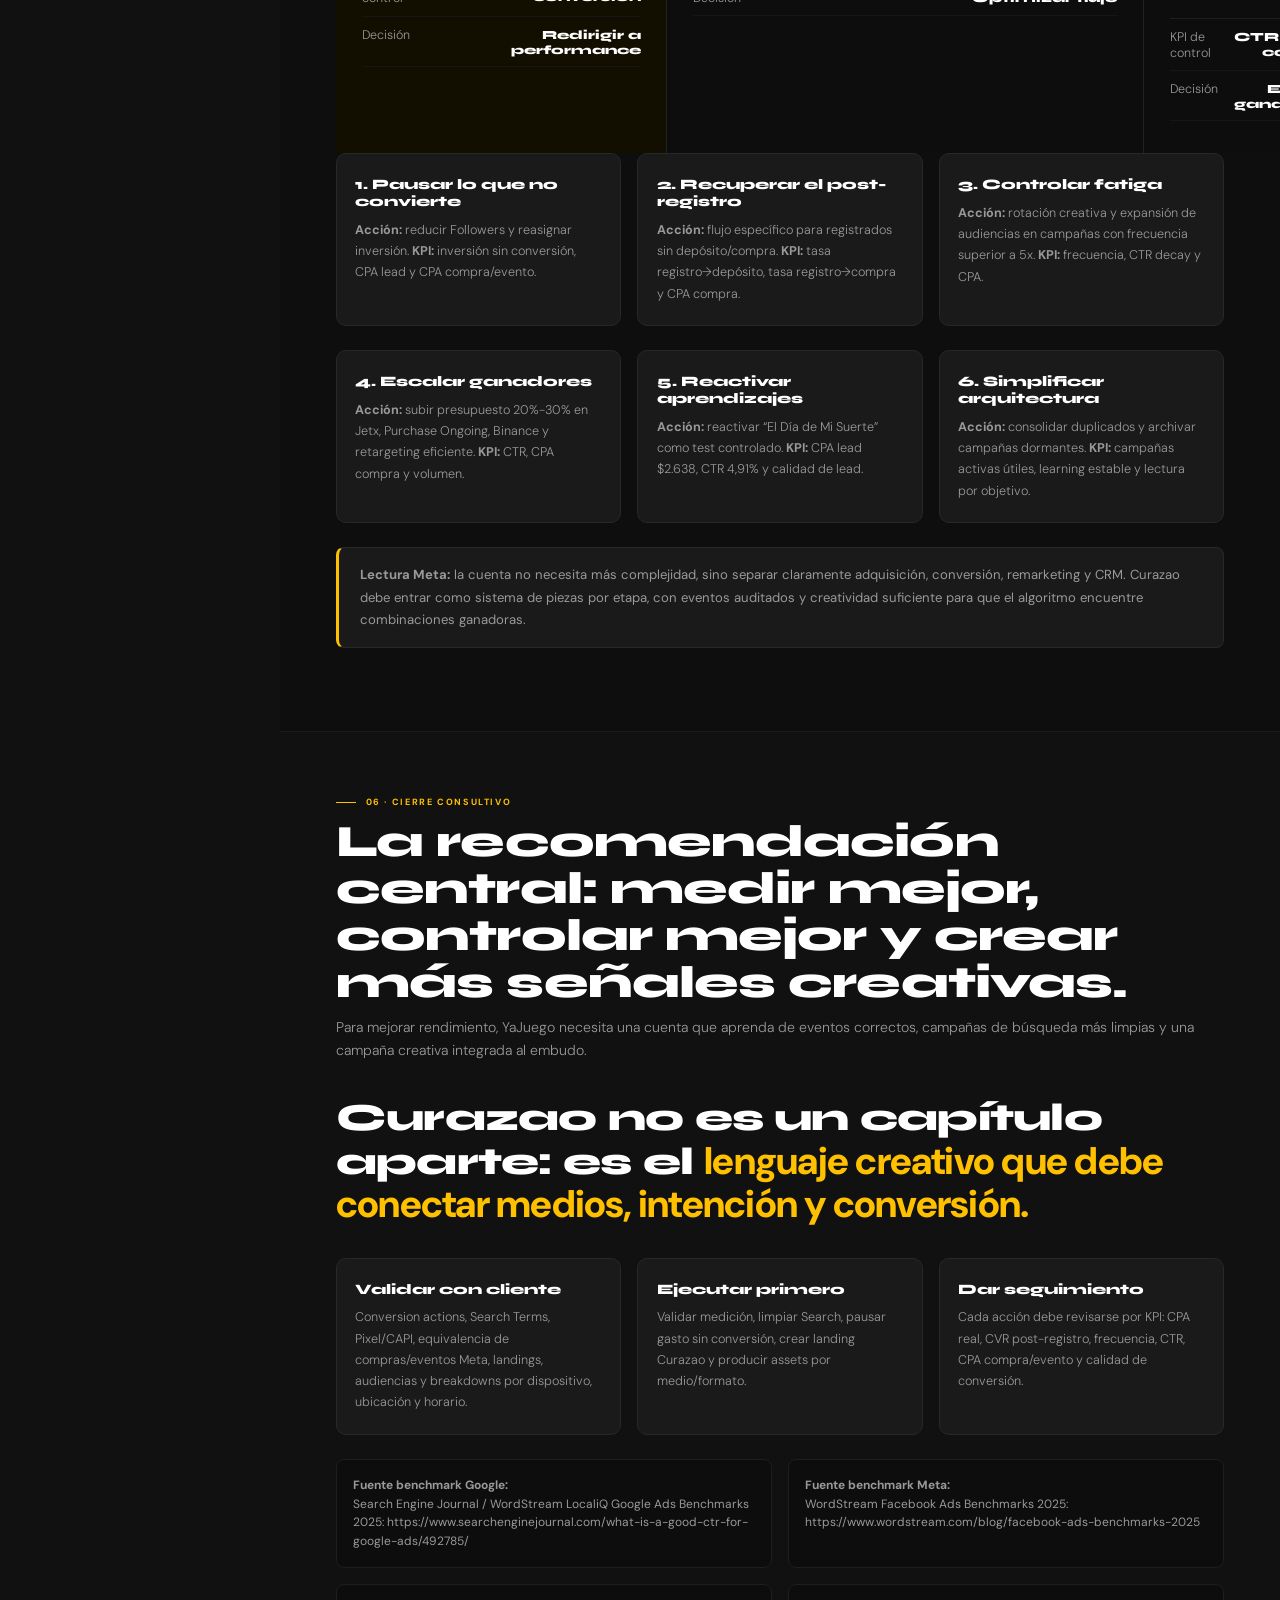
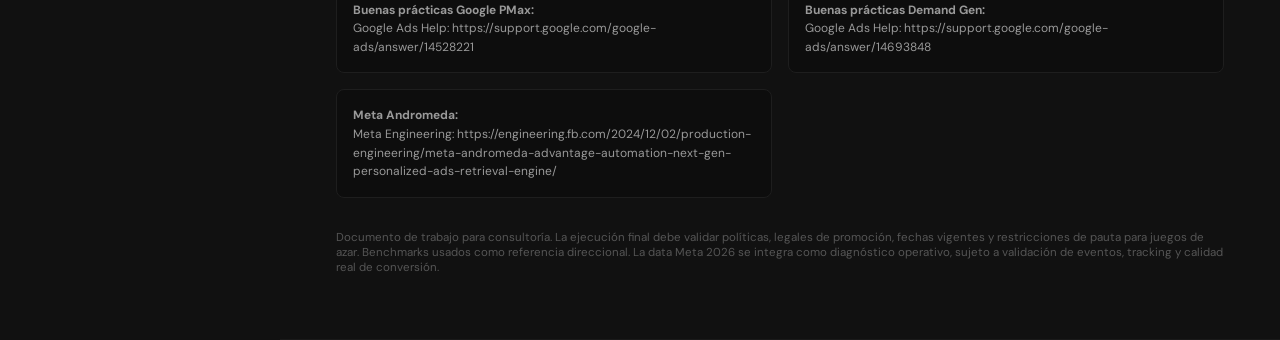
<file: DiagnosticoInicial.html>
<!DOCTYPE html>
<html lang="es">
<head>
<meta charset="UTF-8" />
<meta name="viewport" content="width=device-width, initial-scale=1.0" />
<title>YaJuego · Diagnostico Inicial</title>
<link href="https://fonts.googleapis.com/css2?family=Syne:wght@400;700;800&family=DM+Sans:wght@300;400;500;700&display=swap" rel="stylesheet">
<link rel="stylesheet" href="assets/css/site.css">
<style>
*{font-family:'DM Sans',sans-serif;}
:root{--y:#FFC000;--b:#111;--w:#fff;--g1:#1a1a1a;--g2:#282828;--g3:#555;--g4:#999;--r:#EF4444;--gr:#22C55E;--pu:#8B5CF6;--sidebar:280px}
*{margin:0;padding:0;box-sizing:border-box}html{scroll-behavior:smooth}body{font-family:'DM Sans',sans-serif;background:var(--b);color:var(--w);display:flex}
#sidebar{width:var(--sidebar);position:fixed;top:0;left:0;bottom:0;background:#0d0d0d;border-right:1px solid #1f1f1f;display:flex;flex-direction:column;z-index:10;overflow-y:auto}
.sb-head{padding:1.5rem 1.4rem 1.2rem;border-bottom:1px solid #1f1f1f;display:flex;gap:.75rem;align-items:center}.sb-logo{width:38px;height:38px;border-radius:50%;background:var(--y);color:#111;font-family:'Syne';font-weight:800;display:flex;align-items:center;justify-content:center}.sb-brand{font-family:'Syne';font-weight:800;font-size:14px;letter-spacing:.06em}.sb-brand small{display:block;font-family:'DM Sans';font-size:9px;font-weight:400;color:var(--g4);text-transform:uppercase;letter-spacing:.12em}
.sb-client{padding:1rem 1.4rem;border-bottom:1px solid #1f1f1f}.sb-client-label{font-size:9px;color:var(--g3);letter-spacing:.14em;text-transform:uppercase}.sb-client-name{font-family:'Syne';font-size:13px;font-weight:700;color:var(--y);margin-top:4px}.sb-client-url{font-size:10px;color:var(--g3);margin-top:2px}
.sb-nav{padding:1rem 0;flex:1}.sb-section-label{font-size:9px;letter-spacing:.16em;text-transform:uppercase;color:var(--g3);padding:.8rem 1.4rem .3rem}.sb-item{display:flex;align-items:center;gap:.7rem;padding:.6rem 1.4rem;color:var(--g4);text-decoration:none;font-size:12px;font-weight:500;position:relative}.sb-item:hover{background:rgba(255,255,255,.04);color:var(--w)}.sb-item.active{background:rgba(255,192,0,.08);color:var(--y)}.sb-item.active:before{content:'';position:absolute;left:0;top:0;bottom:0;width:2px;background:var(--y)}.sb-num{width:20px;height:20px;border-radius:4px;background:var(--g2);display:flex;align-items:center;justify-content:center;font-family:'Syne';font-size:9px;font-weight:800}.sb-item.active .sb-num{background:var(--y);color:#111}
.sb-footer{padding:1rem 1.4rem;border-top:1px solid #1f1f1f}.sb-total-label{font-size:9px;color:var(--g3);letter-spacing:.1em;text-transform:uppercase}.sb-total-val{font-family:'Syne';font-size:1.4rem;font-weight:800;color:var(--y)}.sb-total-sub{font-size:10px;color:var(--g3)}
#main{margin-left:var(--sidebar);width:calc(100% - var(--sidebar));min-height:100vh}.sec{padding:4rem 3.5rem;min-height:100vh;border-bottom:1px solid #1a1a1a}.sec:nth-child(even){background:#0e0e0e}.sec:nth-child(odd){background:var(--b)}
#s-hero{display:flex;flex-direction:column;justify-content:flex-end;position:relative;overflow:hidden}.hero-grid{position:absolute;inset:0;background-image:linear-gradient(rgba(255,192,0,.04) 1px,transparent 1px),linear-gradient(90deg,rgba(255,192,0,.04) 1px,transparent 1px);background-size:60px 60px}.hero-blob{position:absolute;top:-10%;right:-5%;width:55vw;height:70vh;border-radius:40% 60% 70% 30%;background:radial-gradient(ellipse at 60% 40%,rgba(255,192,0,.13),transparent 70%)}.hero-content{position:relative;z-index:1}
.hero-ey,.sec-eyebrow{font-size:10px;font-weight:700;letter-spacing:.18em;color:var(--y);text-transform:uppercase;margin-bottom:1rem;display:flex;align-items:center;gap:.6rem}.hero-ey:before,.sec-eyebrow:before{content:'';width:20px;height:1px;background:var(--y)}.sec-eyebrow{font-size:9px;margin-bottom:.6rem}
.hero-title{font-family:'Syne';font-weight:800;font-size:clamp(3rem,6vw,6rem);line-height:.9;letter-spacing:-.03em;margin-bottom:1.4rem}.hero-title em{font-style:normal;color:var(--y)}.hero-sub{font-size:.95rem;color:var(--g4);font-weight:300;max-width:760px;line-height:1.75;margin-bottom:2.5rem}
.hero-stats{display:flex;flex-wrap:wrap}.hstat{padding:0 2rem;border-left:1px solid rgba(255,192,0,.2)}.hstat:first-child{padding-left:0;border-left:0}.hstat-num{font-family:'Syne';font-size:1.55rem;font-weight:800;color:var(--y)}.hstat-label{font-size:10px;color:var(--g4);letter-spacing:.05em;margin-top:2px}
.sec-title{font-family:'Syne';font-size:clamp(1.8rem,3.5vw,2.8rem);font-weight:800;line-height:1.05;letter-spacing:-.02em;margin-bottom:.6rem}.sec-desc{color:var(--g4);font-size:.88rem;font-weight:300;margin-bottom:2.2rem;max-width:860px;line-height:1.65}
.krow{display:grid;grid-template-columns:repeat(5,1fr);gap:1rem;margin-bottom:2rem}.kcard{background:var(--g1);border:1px solid var(--g2);border-radius:8px;padding:1.05rem 1rem;position:relative;overflow:hidden}.kcard:after{content:'';position:absolute;bottom:0;left:0;right:0;height:3px;background:var(--y)}.kv{font-family:'Syne';font-size:1.35rem;font-weight:800;color:var(--y)}.kl{font-size:9px;font-weight:700;color:var(--g4);letter-spacing:.08em;text-transform:uppercase;margin-top:4px}.ks{font-size:9px;color:var(--g3);margin-top:2px;line-height:1.4}
.ktbl-wrap{overflow-x:auto;border:1px solid #1d1d1d;border-radius:10px}.ktbl{width:100%;min-width:1500px;border-collapse:collapse}.ktbl th{background:var(--y);color:#111;font-family:'Syne';font-size:9px;font-weight:800;letter-spacing:.09em;text-transform:uppercase;padding:.85rem .75rem;text-align:left;position:sticky;top:0}.ktbl td{padding:.9rem .75rem;border-bottom:1px solid #222;vertical-align:top;font-size:.8rem;line-height:1.55}.ktbl tr:hover td{background:#151515}.chip{display:inline-block;background:var(--g2);padding:3px 9px;border-radius:20px;font-size:10px;font-weight:700;white-space:nowrap}.crit{background:rgba(239,68,68,.18);color:#FCA5A5}.alta{background:rgba(255,192,0,.16);color:var(--y)}.media{background:rgba(139,92,246,.18);color:#C4B5FD}.medio{background:#242424;color:#ddd}.kpc{font-family:'Syne';font-size:.82rem;font-weight:800;color:var(--y);margin-bottom:3px}.krc{font-size:.78rem;color:var(--g4);font-weight:300;line-height:1.58}.muted{color:var(--g4)}
.fg{display:grid;grid-template-columns:repeat(4,1fr);gap:1rem;margin-bottom:1.5rem}.fg.three{grid-template-columns:repeat(3,1fr)}.fg.two{grid-template-columns:repeat(2,1fr)}.fc{background:var(--g1);border:1px solid var(--g2);border-radius:10px;padding:1.35rem 1.15rem;transition:all .2s;position:relative;overflow:hidden}.fc:before{content:'';position:absolute;top:0;left:0;right:0;height:2px;background:transparent}.fc:hover{border-color:rgba(255,192,0,.28);transform:translateY(-2px)}.fc:hover:before{background:var(--y)}.fn{font-family:'Syne';font-size:.9rem;font-weight:800;margin-bottom:.55rem}.fd{font-size:.79rem;color:var(--g4);line-height:1.68;font-weight:300}
.ibar{background:var(--g1);border:1px solid var(--g2);border-left:3px solid var(--y);border-radius:8px;padding:1rem 1.3rem;margin:1.2rem 0}.ibar p{font-size:.82rem;color:var(--g4);line-height:1.7}.cbox{background:#0d0d0d;border:1px solid #1e1e1e;border-left:3px solid var(--r);border-radius:8px;padding:1rem 1.3rem;margin-top:1.5rem}.cbox p{font-size:.8rem;color:var(--g4);line-height:1.7}
.egrid{display:grid;grid-template-columns:repeat(3,1fr);gap:1px;background:#222}.ecard{background:#0d0d0d;padding:2rem 1.6rem}.ecard.rec{background:#130f00}.ebadge{display:inline-block;font-family:'Syne';font-size:9px;font-weight:800;letter-spacing:.12em;text-transform:uppercase;padding:4px 11px;border-radius:40px;margin-bottom:1.1rem}.eb-c{background:#222;color:var(--g4)}.eb-r{background:var(--y);color:#111}.eb-a{background:var(--gr);color:#111}.etot{font-family:'Syne';font-size:2rem;font-weight:800;line-height:1.05;margin-bottom:.5rem}.etl{font-size:.8rem;color:var(--g4);line-height:1.62;margin-bottom:1rem}.elines{border-top:1px solid #1e1e1e}.eline{display:flex;justify-content:space-between;gap:1rem;padding:.6rem 0;border-bottom:1px solid #161616}.eln{font-size:.78rem;color:var(--g4);font-weight:300}.elv{font-family:'Syne';font-size:.78rem;font-weight:800;text-align:right}
.quote{font-family:'Syne';font-size:clamp(1.4rem,3vw,2.4rem);font-weight:800;line-height:1.1;letter-spacing:-.02em;max-width:920px}.quote em{font-style:normal;color:var(--y)}.source-list{display:grid;grid-template-columns:1fr 1fr;gap:1rem;margin-top:1.2rem}.src{background:#0d0d0d;border:1px solid #1e1e1e;border-radius:8px;padding:1rem;font-size:.75rem;color:var(--g4);line-height:1.55;word-break:break-word}.footer-note{font-size:.72rem;color:var(--g3);margin-top:2rem}
#sidebar::-webkit-scrollbar{width:4px}#sidebar::-webkit-scrollbar-track{background:transparent}#sidebar::-webkit-scrollbar-thumb{background:#2a2a2a;border-radius:4px}
@media(max-width:1100px){#sidebar{display:none}#main{margin-left:0;width:100%}.fg,.fg.three,.fg.two,.egrid,.source-list{grid-template-columns:1fr}.krow{grid-template-columns:repeat(2,1fr)}.sec{padding:2.4rem 1.4rem}.hstat{padding:0 1rem 1rem 0;border-left:0}}
</style>
</head>
<body>
<aside id="sidebar">
  <div class="sb-head"><div class="sb-logo">YJ</div><div class="sb-brand">YA JUEGO<small>Diagnóstico digital</small></div></div>
  <div class="sb-client"><div class="sb-client-label">Cliente</div><div class="sb-client-name">sports.yajuego.co</div><div class="sb-client-url">Google Ads + Meta Ads + campaña mundial</div></div>
  <nav class="sb-nav">
    <div class="sb-section-label">Contenido</div>
    <a class="sb-item active" href="#s-hero"><span class="sb-num">00</span>Inicio</a>
    <a class="sb-item" href="#s-check"><span class="sb-num">01</span>Checklist con KPI</a>
    <a class="sb-item" href="#s-kpis"><span class="sb-num">02</span>KPIs de análisis</a>
    <a class="sb-item" href="#s-conclusiones"><span class="sb-num">03</span>Conclusiones</a>
    <a class="sb-item" href="#s-google"><span class="sb-num">04</span>Google Ads</a>
    <a class="sb-item" href="#s-meta"><span class="sb-num">05</span>Meta Ads</a>
    <a class="sb-item" href="#s-cierre"><span class="sb-num">06</span>Cierre</a>
  </nav>
  <div class="sb-footer"><div class="sb-total-label">Foco</div><div class="sb-total-val">18</div><div class="sb-total-sub">acciones priorizadas</div></div>
</aside>
<main id="main">
<section class="sec" id="s-hero">
  <div class="hero-grid"></div><div class="hero-blob"></div>
  <div class="hero-content">
    <div class="hero-ey">Consultoría de performance</div>
    <h1 class="hero-title">Diagnóstico <em>360</em><br>YaJuego</h1>
    <p class="hero-sub">Documento ejecutivo para orientar optimizaciones en Google Ads e integrar la nueva lectura de Meta Ads 2026. La campaña de Curazao se conecta como lenguaje creativo transversal para captar demanda, alimentar consideración y mejorar conversión.</p>
    <div class="hero-stats">
      <div class="hstat"><div class="hstat-num">$661,8M</div><div class="hstat-label">Inversión Google analizada</div></div>
      <div class="hstat"><div class="hstat-num">$200,1M</div><div class="hstat-label">Inversión Meta analizada</div></div>
      <div class="hstat"><div class="hstat-num">77,4%</div><div class="hstat-label">Gasto concentrado en Search</div></div>
      <div class="hstat"><div class="hstat-num">100%</div><div class="hstat-label">Keywords en amplia</div></div>
      <div class="hstat"><div class="hstat-num">Curazao</div><div class="hstat-label">Campaña integrada al funnel</div></div>
    </div>
  </div>
</section>

<section class="sec" id="s-check">
  <div class="sec-eyebrow">01 · Checklist ejecutivo con KPI</div>
  <h2 class="sec-title">Acciones recomendadas según hallazgos de cuenta y benchmarks.</h2>
  <p class="sec-desc">El checklist parte del dato observado, define el KPI que responde a cada acción y explica por qué debería ejecutarse. Meta se actualiza con la data del nuevo diagnóstico 2026, sin replicar tablas de detalle por campaña.</p>
  <div class="ktbl-wrap">
    <table class="ktbl">
      <thead>
        <tr><th>Prioridad</th><th>Medio</th><th>KPI impactado</th><th>Hallazgo / contexto con dato</th><th>Acción recomendada</th><th>Razón de la acción</th><th>Uso de campaña de marca / Curazao</th></tr>
      </thead>
      <tbody>
        
        <tr>
          <td><span class="chip crit">Crítica</span></td>
          <td><span class="chip medio">Google Ads · Medición</span></td>
          <td><div class="kpc">CPA real · CVR · Conversiones primarias · Calidad de señal</div></td>
          <td><div class="krc">PMax y Demand Gen muestran CPAs de $133 a $468 COP y volúmenes de conversión muy superiores al comportamiento de Search. Ejemplo: PMax “Beneficios YaJuego {new videos}” registra 177.051,91 conversiones con 10.438 clics y CPA de $133 COP.</div></td>
          <td><div class="krc">Auditar conversiones primarias/secundarias, deduplicación GA4/Google Ads, eventos importados y definición de conversión de valor: registro, depósito, primer depósito o apuesta.</div></td>
          <td><div class="krc">El algoritmo puede estar optimizando microeventos o eventos repetidos. Antes de escalar presupuesto, hay que asegurar que la cuenta aprenda de acciones comparables y relevantes para negocio.</div></td>
          <td><div class="krc">Curazao debe tener eventos separados por etapa: visita landing, registro, depósito y participación. No mezclar clics o visitas con conversiones finales.</div></td>
        </tr>

        <tr>
          <td><span class="chip crit">Crítica</span></td>
          <td><span class="chip medio">Google Search</span></td>
          <td><div class="kpc">CPA Search · CTR · CPC · CVR · Share de inversión</div></td>
          <td><div class="krc">Search concentra $512,2M COP, equivalente al 77,4% de la inversión analizada. Su CPA agregado es $67.644 COP, CTR 2,89%, CPC $4.194 COP y CVR 6,20%.</div></td>
          <td><div class="krc">Reestructurar Search por intención: Brand, Promo, Genérico, Competitor, Mundial/Curazao y Remarketing Search. Separar presupuestos y objetivos por intención.</div></td>
          <td><div class="krc">Hoy la mayor parte del presupuesto está en Search, pero la estructura mezcla intenciones. Separar campañas permite comparar eficiencia real y proteger las búsquedas de mayor probabilidad de conversión.</div></td>
          <td><div class="krc">Crear campaña Search específica para la promo: “viaje Curazao YaJuego”, “mundial Curazao”, “promoción mundial YaJuego”, “bono mundial”.</div></td>
        </tr>

        <tr>
          <td><span class="chip crit">Crítica</span></td>
          <td><span class="chip medio">Google Search · Keywords</span></td>
          <td><div class="kpc">CTR · Quality Score · CPC · CPA</div></td>
          <td><div class="krc">El 100% de las 422 keywords activas/registradas están en concordancia amplia. Esto abre cobertura, pero también aumenta riesgo de búsquedas irrelevantes y gasto con baja intención.</div></td>
          <td><div class="krc">Crear arquitectura de match types: exacta para marca y términos transaccionales; frase para expansión controlada; amplia solo con smart bidding, audiencias y negativos robustos.</div></td>
          <td><div class="krc">La amplia puede ser útil, pero en una categoría sensible y competitiva necesita controles. La mezcla de intención afecta CTR, CPC y aprendizaje de puja.</div></td>
          <td><div class="krc">Usar exact/frase para términos de campaña Curazao y ampliar solo con grupos de exploración controlados.</div></td>
        </tr>

        <tr>
          <td><span class="chip alta">Alta</span></td>
          <td><span class="chip medio">Google Search · Competitor</span></td>
          <td><div class="kpc">CPA · CTR · CPC · % gasto improductivo</div></td>
          <td><div class="krc">La campaña Competitor invierte $95,1M COP, 14,4% del total, con CTR de 0,62%, CPC $7.290 COP y CPA $118.413 COP. Es el CPA más alto entre campañas Search principales.</div></td>
          <td><div class="krc">Reducir/limitar competitor, separar por competidor, excluir términos de baja calidad y mantener solo marcas con CPA o volumen justificable.</div></td>
          <td><div class="krc">El bajo CTR sugiere baja relevancia del anuncio frente a la intención del usuario. Competitor debe ser una táctica defensiva/ofensiva medida, no un drenaje de presupuesto.</div></td>
          <td><div class="krc">Usar Curazao como ángulo diferencial solo en competitor de mayor volumen: “Si estás buscando dónde jugar el mundial, participa por verlo desde Curazao”.</div></td>
        </tr>

        <tr>
          <td><span class="chip alta">Alta</span></td>
          <td><span class="chip medio">Google Search · Calidad</span></td>
          <td><div class="kpc">CTR · CPC · CPA · Quality Score</div></td>
          <td><div class="krc">Hay 11 keywords en estado “Limitado” por baja calidad, con $46,8M COP de inversión, 1,22M impresiones y 6.444 clics. Betplay y Rushbet concentran parte relevante de este problema.</div></td>
          <td><div class="krc">Revisar anuncios, landings, concordancias y términos asociados a keywords limitadas. Pausar lo que no pueda mejorar relevancia o calidad.</div></td>
          <td><div class="krc">La baja calidad puede elevar CPC, limitar entrega y afectar la eficiencia general. No basta con aparecer: hay que aparecer con relevancia suficiente.</div></td>
          <td><div class="krc">No forzar Curazao en keywords donde el usuario busca otra marca si el anuncio no resuelve claramente el diferencial.</div></td>
        </tr>

        <tr>
          <td><span class="chip alta">Alta</span></td>
          <td><span class="chip medio">Google Search · Brand</span></td>
          <td><div class="kpc">CPA Brand · CTR Brand · Protección de marca</div></td>
          <td><div class="krc">Brand invierte $203,1M COP, 30,7% del total, con CPA $75.519 COP. Además, hay términos de marca fuera de la campaña Brand que suman $11,0M COP de inversión.</div></td>
          <td><div class="krc">Blindar marca: mover términos “YaJuego/Yajuego” a Brand, negativizarlos en campañas genéricas/promociones y revisar si Brand está capturando usuarios existentes.</div></td>
          <td><div class="krc">La marca debe ser eficiente y limpia. Si términos brand aparecen en campañas no brand, distorsionan el aprendizaje y la lectura de performance.</div></td>
          <td><div class="krc">Durante Curazao, separar “Brand evergreen” de “Brand + promo” para medir demanda incremental de la campaña.</div></td>
        </tr>

        <tr>
          <td><span class="chip alta">Alta</span></td>
          <td><span class="chip medio">Google Search · Promotions</span></td>
          <td><div class="kpc">CPA Promo · CVR · Volumen de registros/depósitos</div></td>
          <td><div class="krc">Promotions tiene $152,2M COP de inversión, CTR 5,66%, CPA $52.061 COP y CVR 7,70%; es una de las líneas Search más eficientes frente a Brand y Competitor.</div></td>
          <td><div class="krc">Escalar promociones con control: grupos por beneficio, bono, mundial, Curazao, depósito mínimo y términos de alta intención. Mantener negativos para evitar tráfico informativo.</div></td>
          <td><div class="krc">Promotions ya muestra mejor CPA relativo; puede ser el espacio natural para capturar demanda de Curazao si la landing y los copies están alineados.</div></td>
          <td><div class="krc">Usar copies con urgencia: “Participa antes del cierre”, “Deposita y participa por Curazao”, “Mundial + buena vida”.</div></td>
        </tr>

        <tr>
          <td><span class="chip alta">Alta</span></td>
          <td><span class="chip medio">PMax</span></td>
          <td><div class="kpc">CPA real · Asset performance · CVR · Incrementalidad</div></td>
          <td><div class="krc">PMax representa $66,8M COP, 10,1% de inversión, pero presenta datos atípicos: CPA agregado de $376 COP y 177.775 conversiones. Esto no es comparable con Search sin auditoría.</div></td>
          <td><div class="krc">Revisar objetivos, Final URL Expansion, URL exclusions, asset groups, señales de audiencia y reportes de assets. Separar asset group de Curazao con landing dedicada.</div></td>
          <td><div class="krc">PMax puede escalar, pero si optimiza a eventos incorrectos o URLs no deseadas, maximiza volumen aparente y no negocio.</div></td>
          <td><div class="krc">Asset group “Mundial desde Curazao”: imágenes lifestyle, piezas 1:1, 4:5, 9:16 y videos cortos con CTA a registro/depósito.</div></td>
        </tr>

        <tr>
          <td><span class="chip alta">Alta</span></td>
          <td><span class="chip medio">Demand Gen</span></td>
          <td><div class="kpc">CTR · CPC · Engagement · Conversiones asistidas</div></td>
          <td><div class="krc">Demand Gen suma $76,3M COP, 11,5% de inversión, 258.073 clics, CTR 1,15% y CPC $296 COP. Es un canal eficiente para tráfico, pero requiere validar calidad de conversión.</div></td>
          <td><div class="krc">Crear campañas/ads por ángulo creativo y etapa: awareness, consideración y remarketing. Usar asset diversity por formato: square, landscape y vertical.</div></td>
          <td><div class="krc">Demand Gen es ideal para explotar la campaña visualmente, pero debe medirse con KPIs de consideración y no compararse linealmente contra Search.</div></td>
          <td><div class="krc">Ángulos: “Mundial caro vs Curazao incluido”, “Curazao debuta en el mundial”, “activar la suerte”, “fútbol + buena vida”.</div></td>
        </tr>

        <tr>
          <td><span class="chip media">Media</span></td>
          <td><span class="chip medio">YouTube</span></td>
          <td><div class="kpc">VTR · CPV · Reach · Brand Search Lift · CTR asistido</div></td>
          <td><div class="krc">Existe una campaña tipo YouTube/Subscribers con $7,34M COP, 6,6M impresiones, CPC $114 COP y CTR 0,97%. No se observa una secuencia clara para construir demanda de la promo.</div></td>
          <td><div class="krc">Crear secuencia de video: bumper 6s para recordación, 15s para explicar contraste y 30s para dinámica. Remarketing a viewers hacia Search/Demand Gen.</div></td>
          <td><div class="krc">La campaña Curazao tiene storytelling; YouTube debe abrir el embudo y luego alimentar búsquedas de marca/promoción.</div></td>
          <td><div class="krc">Guiones con contrastes: “En el mundial haces fila / En Curazao haces playa”; “En Norteamérica pagas en dólares / En Curazao pagamos nosotros”.</div></td>
        </tr>

        <tr>
          <td><span class="chip crit">Crítica</span></td>
          <td><span class="chip medio">Meta Ads · Presupuesto</span></td>
          <td><div class="kpc">% inversión sin conversión · CPA registro · CPA compra</div></td>
          <td><div class="krc">Facebook Followers e Instagram Followers acumulan $25,3M COP, equivalente al 12,6% de la inversión Meta analizada, con 0 leads y 0 compras/eventos registrados.</div></td>
          <td><div class="krc">Pausar o reducir ambas campañas y redirigir presupuesto a campañas con evento de registro, depósito/compra o remarketing con intención clara.</div></td>
          <td><div class="krc">El objetivo de seguidores no está generando retorno medible. Mantenerlo activo consume presupuesto que podría alimentar aprendizaje de conversión.</div></td>
          <td><div class="krc">Usar Curazao solo como pieza de alcance si luego alimenta audiencias de video/engagement hacia conversión; no como objetivo aislado de followers.</div></td>
        </tr>

        <tr>
          <td><span class="chip crit">Crítica</span></td>
          <td><span class="chip medio">Meta Ads · Funnel</span></td>
          <td><div class="kpc">Tasa registro→compra · CPA compra · CVR post-registro</div></td>
          <td><div class="krc">Complete Registration #Promos invierte $28,3M COP, genera 4.179 leads con CPA lead de $6.768, pero solo 248 compras/eventos; ratio registro→compra aprox. 5,9% y CPA compra $114.052.</div></td>
          <td><div class="krc">Auditar onboarding, landing, requisitos de promoción y fricciones entre registro, depósito y primera apuesta. Activar remarketing específico a registrados sin compra/depósito.</div></td>
          <td><div class="krc">La pauta sí está generando registros; la pérdida parece estar después del registro. Optimizar solo creativos no resolvería la fuga principal.</div></td>
          <td><div class="krc">Mensajes de recuperación: “te falta activar tu participación”, “deposita para entrar por Curazao” y recordatorios de fecha límite.</div></td>
        </tr>

        <tr>
          <td><span class="chip alta">Alta</span></td>
          <td><span class="chip medio">Meta Ads · Fatiga</span></td>
          <td><div class="kpc">Frecuencia · CTR decay · CPA · Saturación de audiencia</div></td>
          <td><div class="krc">La frecuencia promedio es 3,95x y hay campañas sobre zona de riesgo: #CRM# Promotions 8,13x, Facebook Followers 6,65x, Purchase CBO 6,11x, Purchase Ongoing 6,05x y Retargeting CA+LAL 5,74x.</div></td>
          <td><div class="krc">Rotar creatividades semanalmente en campañas con frecuencia alta, ampliar audiencias LAL/broad y separar mensajes por etapa del funnel.</div></td>
          <td><div class="krc">La repetición puede aumentar fatiga, bajar CTR y encarecer CPA. La cuenta necesita más variedad real de hooks, formatos y promesas.</div></td>
          <td><div class="krc">Crear mínimo 5 hooks de Curazao: fútbol + buena vida, mundial caro, Curazao debuta, activar suerte y urgencia por cierre.</div></td>
        </tr>

        <tr>
          <td><span class="chip alta">Alta</span></td>
          <td><span class="chip medio">Meta Ads · Escalamiento</span></td>
          <td><div class="kpc">CTR · CPA compra · Volumen de compras/eventos</div></td>
          <td><div class="krc">Jetx #LC reporta CTR 10,74% y CPA compra $253; Purchase #Ongoing #LC, CTR 10,54% y CPA $221; Binance Pay, CTR 8,44% y CPA $250. Purchase Retargeting CA+LAL registra CPA compra $54.</div></td>
          <td><div class="krc">Escalar ganadores con incrementos controlados de 20%-30%, replicar estructura de creativo y mantener retargeting protegido con presupuesto independiente.</div></td>
          <td><div class="krc">Hay señales claras de hooks y audiencias que convierten. La oportunidad es trasladar esa lógica a nuevas promos sin romper el aprendizaje.</div></td>
          <td><div class="krc">Adaptar los formatos ganadores a Curazao: videos cortos, beneficio claro, CTA directo a registro/depósito y prueba A/B de promesa.</div></td>
        </tr>

        <tr>
          <td><span class="chip media">Media</span></td>
          <td><span class="chip medio">Meta Ads · Reactivación</span></td>
          <td><div class="kpc">CPA lead · CTR · Aprendizaje por test</div></td>
          <td><div class="krc">EL DÍA DE MI SUERTE fue pausada con $147K COP de inversión, CPA lead $2.638 y CTR 4,91%; es el CPA de lead más bajo observado en la cuenta.</div></td>
          <td><div class="krc">Reactivar como test controlado, con presupuesto limitado, umbrales de CPA y ventana mínima de aprendizaje antes de decidir pausa o escalamiento.</div></td>
          <td><div class="krc">La campaña muestra eficiencia temprana; pausar demasiado pronto puede cortar aprendizajes útiles para promociones futuras.</div></td>
          <td><div class="krc">Usar “activa tu suerte” como territorio creativo complementario a Curazao, especialmente para audiencias de registro.</div></td>
        </tr>

        <tr>
          <td><span class="chip media">Media</span></td>
          <td><span class="chip medio">Meta Ads · Arquitectura</span></td>
          <td><div class="kpc">Learning · Señal por campaña · Eficiencia operativa</div></td>
          <td><div class="krc">La cuenta registra 126 campañas totales, 32 con datos en 2026 y 20 activas. También aparecen duplicidades en líneas como Beneficios, Casino Evolution, Zona de Campeones y Fútbol de Gala.</div></td>
          <td><div class="krc">Consolidar campañas duplicadas, archivar campañas dormantes y simplificar estructura por objetivo: adquisición, conversión, remarketing y CRM.</div></td>
          <td><div class="krc">Menos fragmentación mejora el aprendizaje del algoritmo, reduce ruido operativo y facilita leer qué acción mueve cada KPI.</div></td>
          <td><div class="krc">Crear una línea Curazao por etapa, no múltiples versiones aisladas compitiendo entre sí.</div></td>
        </tr>

        <tr>
          <td><span class="chip alta">Alta</span></td>
          <td><span class="chip medio">Landing / UX</span></td>
          <td><div class="kpc">CVR landing · Bounce rate · CPA · Tasa de finalización</div></td>
          <td><div class="krc">La campaña depende de urgencia, claridad legal y dinámica simple. Si el usuario llega a una landing genérica, se pierde intención y baja la tasa de conversión.</div></td>
          <td><div class="krc">Crear landing dedicada de Curazao con dinámica, fecha límite, requisitos, depósito mínimo, contador, FAQ, legales visibles y CTA sticky.</div></td>
          <td><div class="krc">La pieza puede generar atención, pero la landing convierte. Menos fricción = mejor CVR y menor CPA.</div></td>
          <td><div class="krc">Mantener el lenguaje visual de la campaña y reforzar “7 días, todo incluido, fútbol y buena vida”.</div></td>
        </tr>

        <tr>
          <td><span class="chip media">Media</span></td>
          <td><span class="chip medio">Reporting 360</span></td>
          <td><div class="kpc">CPA por etapa · Incrementalidad · Brand search · Tasa depósito</div></td>
          <td><div class="krc">Hoy la lectura mezcla canales y objetivos. Para evaluar Curazao hay que separar evergreen vs campaña y tráfico frío vs remarketing.</div></td>
          <td><div class="krc">Crear tablero semanal con inversión, alcance, CTR, CPC, CVR, CPA registro, CPA depósito, búsquedas de marca, búsquedas promo y audiencias recuperadas.</div></td>
          <td><div class="krc">El cliente ejecuta; la consultoría necesita un marco claro para priorizar cambios y evitar discusiones de “me gusta/no me gusta”.</div></td>
          <td><div class="krc">Medir si Curazao levanta búsquedas de marca/promoción y mejora la conversión de audiencias impactadas.</div></td>
        </tr>
      </tbody>
    </table>
  </div>
  <div class="cbox"><p><strong>Nota de alcance:</strong> la data de Meta permite priorizar acciones de optimización, pero antes de escalar cambios debe validarse la calidad de eventos, deduplicación Pixel/CAPI y correspondencia entre “compras/eventos” y valor real de negocio.</p></div>
</section>

<section class="sec" id="s-kpis">
  <div class="sec-eyebrow">02 · KPIs de análisis</div>
  <h2 class="sec-title">Números que justifican las recomendaciones en Google y Meta.</h2>
  <p class="sec-desc">Estos indicadores permiten contar la historia sin saturar de tablas: dónde está el gasto, dónde hay eficiencia aparente y dónde hay riesgo operativo en ambos ecosistemas.</p>
  <div class="krow">
    <div class="kcard"><div class="kv">$661,8M</div><div class="kl">Google Ads</div><div class="ks">Inversión 2026 consolidada</div></div>
    <div class="kcard"><div class="kv">77,4%</div><div class="kl">Search</div><div class="ks">Concentración del gasto Google</div></div>
    <div class="kcard"><div class="kv">422</div><div class="kl">Keywords</div><div class="ks">100% en concordancia amplia</div></div>
    <div class="kcard"><div class="kv">$200,1M</div><div class="kl">Meta Ads</div><div class="ks">Inversión enero 1 - mayo 12</div></div>
    <div class="kcard"><div class="kv">54,5M</div><div class="kl">Impresiones Meta</div><div class="ks">CPM promedio $3.672 COP</div></div>
    <div class="kcard"><div class="kv">13,8M</div><div class="kl">Alcance Meta</div><div class="ks">Frecuencia promedio 3,95x</div></div>
    <div class="kcard"><div class="kv">19.597</div><div class="kl">Leads Meta</div><div class="ks">CPA registro $10.209 COP</div></div>
    <div class="kcard"><div class="kv">523K</div><div class="kl">Compras/eventos</div><div class="ks">CPA reportado $382 COP; validar calidad</div></div>
    <div class="kcard"><div class="kv">$25,3M</div><div class="kl">Meta sin conversión</div><div class="ks">Followers con 0 leads y 0 compras</div></div>
    <div class="kcard"><div class="kv">10,74%</div><div class="kl">Mejor CTR Meta</div><div class="ks">Jetx #LC como referencia creativa</div></div>
  </div>
  <div class="egrid">
    <div class="ecard rec"><span class="ebadge eb-r">Search</span><div class="etot">77,4% del gasto</div><div class="etl">$512,2M COP · 122.142 clics · CTR 2,89% · CPA $67.644</div><div class="elines"><div class="eline"><span class="eln">Principal riesgo</span><span class="elv">Concentración + estructura</span></div><div class="eline"><span class="eln">Acción base</span><span class="elv">Reordenar por intención</span></div></div></div>
    <div class="ecard"><span class="ebadge eb-c">PMax + DGen</span><div class="etot">CPAs atípicos</div><div class="etl">PMax CPA agregado $376 COP; Demand Gen CPA agregado $468 COP. No comparable contra Search sin auditar eventos.</div><div class="elines"><div class="eline"><span class="eln">Principal riesgo</span><span class="elv">Conversión no equivalente</span></div><div class="eline"><span class="eln">Acción base</span><span class="elv">Auditar objetivos</span></div></div></div>
    <div class="ecard"><span class="ebadge eb-a">Keywords</span><div class="etot">422 en amplia</div><div class="etl">100% de keywords reportadas están en concordancia amplia. Hay 11 limitadas por baja calidad con $46,8M COP de inversión.</div><div class="elines"><div class="eline"><span class="eln">Principal riesgo</span><span class="elv">Baja relevancia</span></div><div class="eline"><span class="eln">Acción base</span><span class="elv">Match + negativos</span></div></div></div>
  </div>
  <div class="fg" style="margin-top:1.5rem">
    <div class="fc"><div class="fn">Competitor</div><div class="fd">$95,1M COP, CTR 0,62%, CPC $7.290 y CPA $118.413. Debe limitarse y evaluarse por competidor, no como bolsa general.</div></div>
    <div class="fc"><div class="fn">Promotions</div><div class="fd">$152,2M COP, CTR 5,66%, CVR 7,70% y CPA $52.061. Es la línea más natural para activar Curazao en Search.</div></div>
    <div class="fc"><div class="fn">Brand</div><div class="fd">$203,1M COP y CPA $75.519. Hay $11,0M COP de términos de marca fuera de Brand, lo que distorsiona aprendizaje.</div></div>
    <div class="fc"><div class="fn">Leagues</div><div class="fd">CTR 0,91% y bajo peso de inversión. Puede servir para momentos deportivos, pero con anuncios y landings de alta relevancia.</div></div>
  </div>
  <div class="ibar"><p><strong>Benchmark Google:</strong> reportes de referencia 2025 ubican Search en CTR promedio 6,66% y CVR promedio 7,52%. Frente a eso, Search de YaJuego tiene CTR agregado de 2,89% y CVR de 6,20%; no es una comparación directa por mercado, pero sí una señal de oportunidad en relevancia, estructura y experiencia post clic.</p></div>
</section>

<section class="sec" id="s-conclusiones">
  <div class="sec-eyebrow">03 · Conclusiones ejecutivas</div>
  <h2 class="sec-title">El foco no es hacer más pauta; es mejorar la señal que alimenta la pauta.</h2>
  <p class="sec-desc">La cuenta tiene oportunidades claras en medición, estructura de Search, control de automatización y lectura accionable de Meta. Curazao debe funcionar como capa transversal de campaña, no como un capítulo aislado.</p>
  <div class="fg">
    <div class="fc"><div class="fn">1. Medición primero</div><div class="fd">Los CPAs de PMax/Demand Gen no son comparables con Search. La prioridad es validar qué evento representa valor real: registro, depósito o primera apuesta.</div></div>
    <div class="fc"><div class="fn">2. Search con intención</div><div class="fd">La inversión está concentrada en Search. Hay que separar marca, promo, genéricos, competitor y campaña mundial para leer CPA con justicia.</div></div>
    <div class="fc"><div class="fn">3. Automatización con control</div><div class="fd">PMax y Demand Gen pueden escalar Curazao, pero solo con assets suficientes, URLs controladas y conversiones correctas.</div></div>
    <div class="fc"><div class="fn">4. Meta: eficiencia y desperdicio</div><div class="fd">Con data 2026, ya se pueden priorizar pausas, reactivaciones, escalamiento creativo, control de frecuencia y recuperación post-registro.</div></div>
  </div>
  <div class="ibar"><p><strong>Lectura central:</strong> Meta y YouTube generan atención, Demand Gen desarrolla consideración, Search captura intención, PMax escala aprendizajes y remarketing recupera usuarios que no completaron registro, depósito o primera compra/evento.</p></div>
</section>

<section class="sec" id="s-google">
  <div class="sec-eyebrow">04 · Diagnóstico Google Ads</div>
  <h2 class="sec-title">Google debe pasar de volumen a calidad de aprendizaje.</h2>
  <p class="sec-desc">La prioridad no es únicamente bajar CPA, sino asegurar que cada campaña optimice hacia acciones comparables y de valor para negocio.</p>
  <div class="fg two">
    <div class="fc"><div class="fn">Buenas prácticas detectadas</div><div class="fd">Uso de Search para capturar intención, presencia de PMax/Demand Gen para cobertura visual y automatización, campañas promocionales con buen CPA relativo y audiencias deportivas en Demand Gen/YouTube.</div></div>
    <div class="fc"><div class="fn">Malas prácticas / riesgos</div><div class="fd">Medición posiblemente contaminada, 100% keywords en amplia, términos de marca fuera de Brand, competitor con CPA alto y baja calidad, y automatización sin evidencia clara de control por landing/asset group.</div></div>
  </div>
  <div class="egrid" style="margin-top:1.5rem">
    <div class="ecard"><span class="ebadge eb-c">PMax</span><div class="etot">Asset groups</div><div class="etl">Crear grupo de Curazao con señales, URL dedicada, assets por formato y exclusiones de páginas no relevantes.</div></div>
    <div class="ecard rec"><span class="ebadge eb-r">Demand Gen</span><div class="etot">Visual funnel</div><div class="etl">Usar la campaña como motor de demanda con videos, carruseles y piezas 9:16/4:5 por ángulo creativo.</div></div>
    <div class="ecard"><span class="ebadge eb-a">Search</span><div class="etot">Captura</div><div class="etl">Crear estructura “Mundial/Curazao” y proteger Brand/Promo con exacta, frase y negativos.</div></div>
  </div>
  <div class="ibar"><p><strong>Buenas prácticas Google:</strong> Performance Max depende de textos, imágenes y videos revisados/actualizados con frecuencia; Google recomienda mínimo 7 imágenes para PMax y diversidad de assets. Para Demand Gen, Google recomienda alcanzar Ad Strength “Excellent” con al menos 3 assets únicos por aspecto: cuadrado, horizontal y vertical.</p></div>
</section>

<section class="sec" id="s-meta">
  <div class="sec-eyebrow">05 · Diagnóstico Meta Ads</div>
  <h2 class="sec-title">Meta ya no debe leerse solo por benchmarks: hay señales claras de eficiencia, desperdicio y fatiga.</h2>
  <p class="sec-desc">El nuevo HTML permite pasar de recomendaciones generales a decisiones concretas. No se replica la tabla de campañas; se resume la lectura en hallazgos, acciones y KPIs de control.</p>
  <div class="krow">
    <div class="kcard"><div class="kv">$200,1M</div><div class="kl">Inversión Meta</div><div class="ks">Enero 1 - mayo 12 de 2026</div></div>
    <div class="kcard"><div class="kv">1,51%</div><div class="kl">CTR promedio</div><div class="ks">823K clics totales</div></div>
    <div class="kcard"><div class="kv">3,95x</div><div class="kl">Frecuencia</div><div class="ks">Promedio cercano a zona de fatiga</div></div>
    <div class="kcard"><div class="kv">$10.209</div><div class="kl">CPA lead</div><div class="ks">19.597 registros reportados</div></div>
    <div class="kcard"><div class="kv">$382</div><div class="kl">CPA compra/evento</div><div class="ks">Validar equivalencia con valor real</div></div>
  </div>
  <div class="egrid">
    <div class="ecard rec"><span class="ebadge eb-r">Riesgo</span><div class="etot">$25,3M sin conversión</div><div class="etl">Facebook Followers e Instagram Followers registran 0 leads y 0 compras/eventos. Acción: pausar, reducir o justificar con estudio de incrementalidad.</div><div class="elines"><div class="eline"><span class="eln">KPI de control</span><span class="elv">% gasto sin conversión</span></div><div class="eline"><span class="eln">Decisión</span><span class="elv">Redirigir a performance</span></div></div></div>
    <div class="ecard"><span class="ebadge eb-c">Funnel</span><div class="etot">5,9% registro→compra</div><div class="etl">Complete Registration #Promos genera 4.179 leads, pero solo 248 compras/eventos. Acción: auditar onboarding, landing y remarketing de registrados sin depósito.</div><div class="elines"><div class="eline"><span class="eln">KPI de control</span><span class="elv">CVR post-registro</span></div><div class="eline"><span class="eln">Decisión</span><span class="elv">Optimizar flujo</span></div></div></div>
    <div class="ecard"><span class="ebadge eb-a">Oportunidad</span><div class="etot">CTR hasta 10,74%</div><div class="etl">Jetx, Purchase Ongoing y Binance Pay muestran alto CTR y CPA compra bajo. Acción: escalar controlado y replicar estructura creativa.</div><div class="elines"><div class="eline"><span class="eln">KPI de control</span><span class="elv">CTR + CPA compra</span></div><div class="eline"><span class="eln">Decisión</span><span class="elv">Escalar ganadores</span></div></div></div>
  </div>
  <div class="fg three">
    <div class="fc"><div class="fn">1. Pausar lo que no convierte</div><div class="fd"><strong>Acción:</strong> reducir Followers y reasignar inversión. <strong>KPI:</strong> inversión sin conversión, CPA lead y CPA compra/evento.</div></div>
    <div class="fc"><div class="fn">2. Recuperar el post-registro</div><div class="fd"><strong>Acción:</strong> flujo específico para registrados sin depósito/compra. <strong>KPI:</strong> tasa registro→depósito, tasa registro→compra y CPA compra.</div></div>
    <div class="fc"><div class="fn">3. Controlar fatiga</div><div class="fd"><strong>Acción:</strong> rotación creativa y expansión de audiencias en campañas con frecuencia superior a 5x. <strong>KPI:</strong> frecuencia, CTR decay y CPA.</div></div>
  </div>
  <div class="fg three">
    <div class="fc"><div class="fn">4. Escalar ganadores</div><div class="fd"><strong>Acción:</strong> subir presupuesto 20%-30% en Jetx, Purchase Ongoing, Binance y retargeting eficiente. <strong>KPI:</strong> CTR, CPA compra y volumen.</div></div>
    <div class="fc"><div class="fn">5. Reactivar aprendizajes</div><div class="fd"><strong>Acción:</strong> reactivar “El Día de Mi Suerte” como test controlado. <strong>KPI:</strong> CPA lead $2.638, CTR 4,91% y calidad de lead.</div></div>
    <div class="fc"><div class="fn">6. Simplificar arquitectura</div><div class="fd"><strong>Acción:</strong> consolidar duplicados y archivar campañas dormantes. <strong>KPI:</strong> campañas activas útiles, learning estable y lectura por objetivo.</div></div>
  </div>
  <div class="ibar"><p><strong>Lectura Meta:</strong> la cuenta no necesita más complejidad, sino separar claramente adquisición, conversión, remarketing y CRM. Curazao debe entrar como sistema de piezas por etapa, con eventos auditados y creatividad suficiente para que el algoritmo encuentre combinaciones ganadoras.</p></div>
</section>

<section class="sec" id="s-cierre">
  <div class="sec-eyebrow">06 · Cierre consultivo</div>
  <h2 class="sec-title">La recomendación central: medir mejor, controlar mejor y crear más señales creativas.</h2>
  <p class="sec-desc">Para mejorar rendimiento, YaJuego necesita una cuenta que aprenda de eventos correctos, campañas de búsqueda más limpias y una campaña creativa integrada al embudo.</p>
  <p class="quote">Curazao no es un capítulo aparte: es el <em>lenguaje creativo que debe conectar medios, intención y conversión.</em></p>
  <div class="fg three" style="margin-top:2rem">
    <div class="fc"><div class="fn">Validar con cliente</div><div class="fd">Conversion actions, Search Terms, Pixel/CAPI, equivalencia de compras/eventos Meta, landings, audiencias y breakdowns por dispositivo, ubicación y horario.</div></div>
    <div class="fc"><div class="fn">Ejecutar primero</div><div class="fd">Validar medición, limpiar Search, pausar gasto sin conversión, crear landing Curazao y producir assets por medio/formato.</div></div>
    <div class="fc"><div class="fn">Dar seguimiento</div><div class="fd">Cada acción debe revisarse por KPI: CPA real, CVR post-registro, frecuencia, CTR, CPA compra/evento y calidad de conversión.</div></div>
  </div>
  <div class="source-list">
    <div class="src"><strong>Fuente benchmark Google:</strong><br>Search Engine Journal / WordStream LocaliQ Google Ads Benchmarks 2025: https://www.searchenginejournal.com/what-is-a-good-ctr-for-google-ads/492785/</div>
    <div class="src"><strong>Fuente benchmark Meta:</strong><br>WordStream Facebook Ads Benchmarks 2025: https://www.wordstream.com/blog/facebook-ads-benchmarks-2025</div>
    <div class="src"><strong>Buenas prácticas Google PMax:</strong><br>Google Ads Help: https://support.google.com/google-ads/answer/14528221</div>
    <div class="src"><strong>Buenas prácticas Demand Gen:</strong><br>Google Ads Help: https://support.google.com/google-ads/answer/14693848</div>
    <div class="src"><strong>Meta Andromeda:</strong><br>Meta Engineering: https://engineering.fb.com/2024/12/02/production-engineering/meta-andromeda-advantage-automation-next-gen-personalized-ads-retrieval-engine/</div>
  </div>
  <div class="footer-note">Documento de trabajo para consultoría. La ejecución final debe validar políticas, legales de promoción, fechas vigentes y restricciones de pauta para juegos de azar. Benchmarks usados como referencia direccional. La data Meta 2026 se integra como diagnóstico operativo, sujeto a validación de eventos, tracking y calidad real de conversión.</div>
</section>
</main>
<script>
const sections=[...document.querySelectorAll('.sec')];const nav=[...document.querySelectorAll('.sb-item')];const io=new IntersectionObserver(entries=>{entries.forEach(e=>{if(e.isIntersecting){nav.forEach(a=>a.classList.remove('active'));const a=document.querySelector(`.sb-item[href="#${e.target.id}"]`);if(a)a.classList.add('active')}})},{rootMargin:'-40% 0px -55% 0px'});sections.forEach(s=>io.observe(s));
</script>
</body>
</html>
</file>
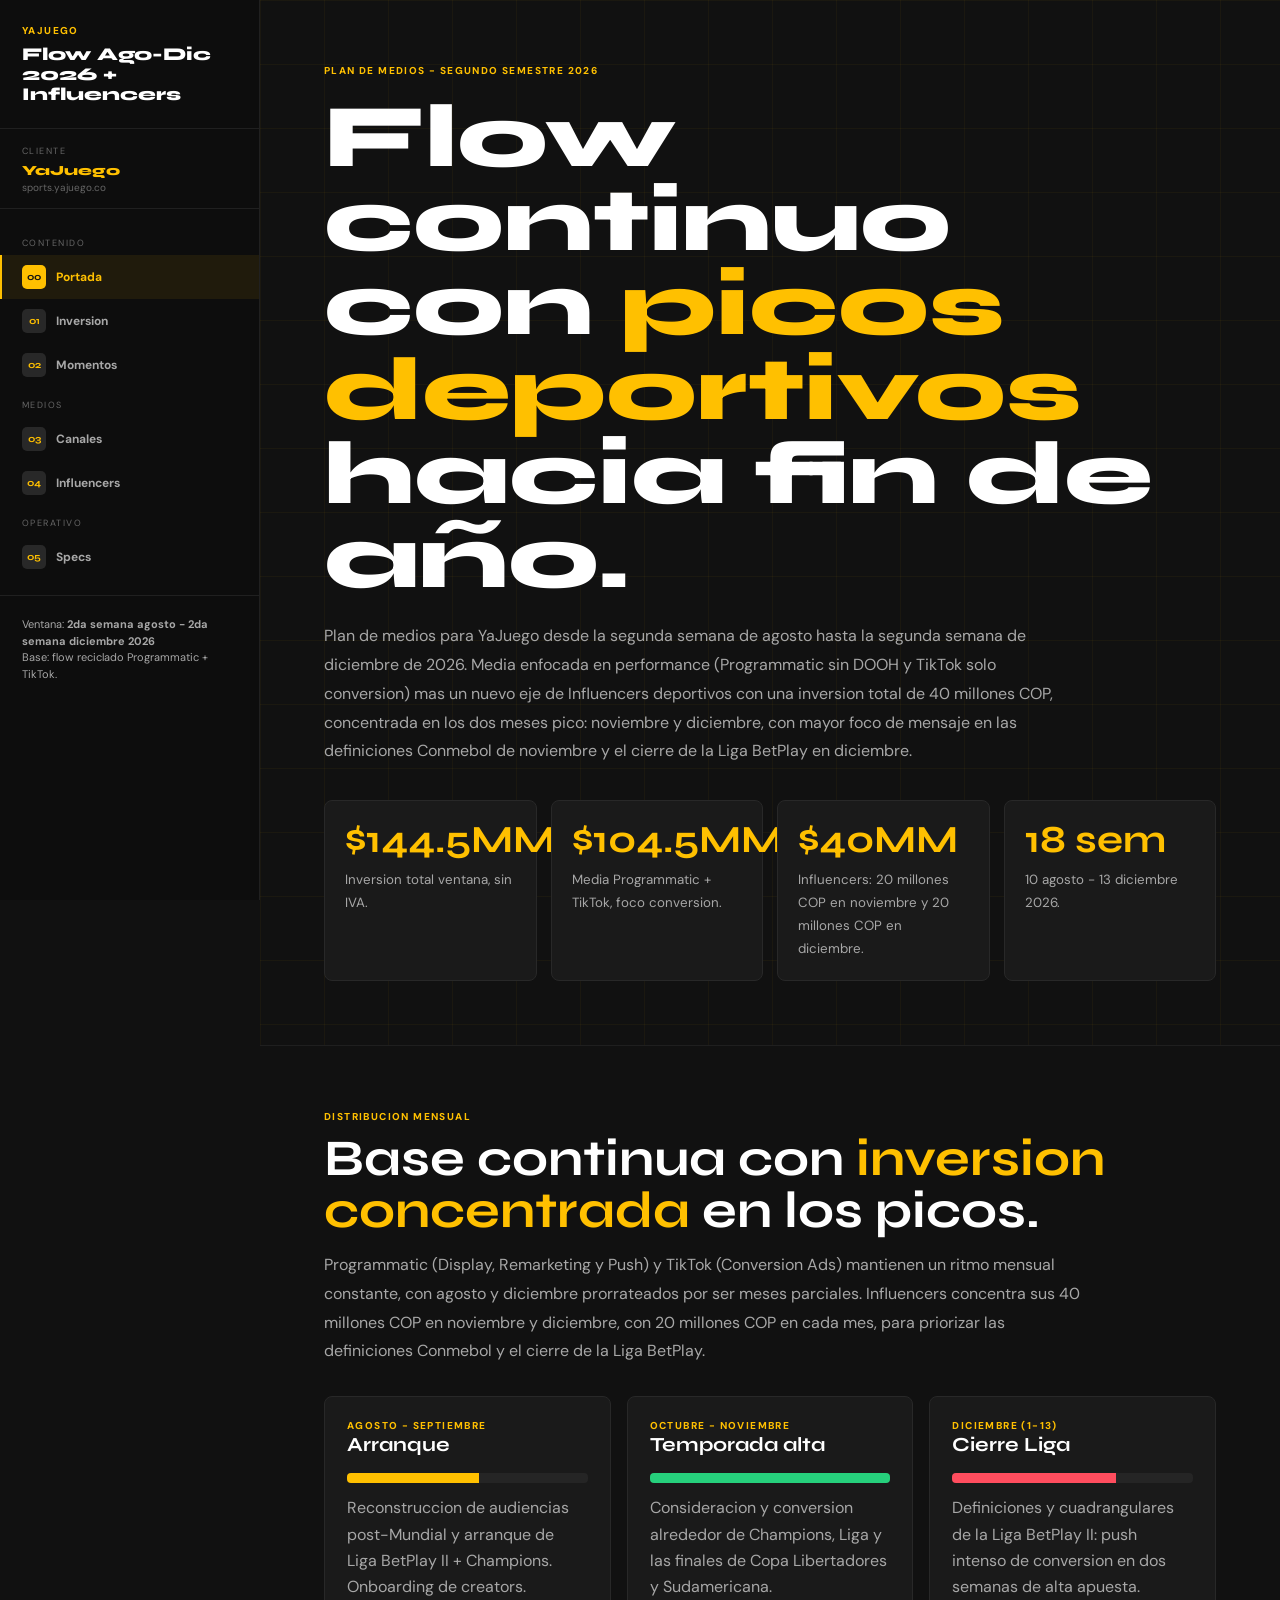
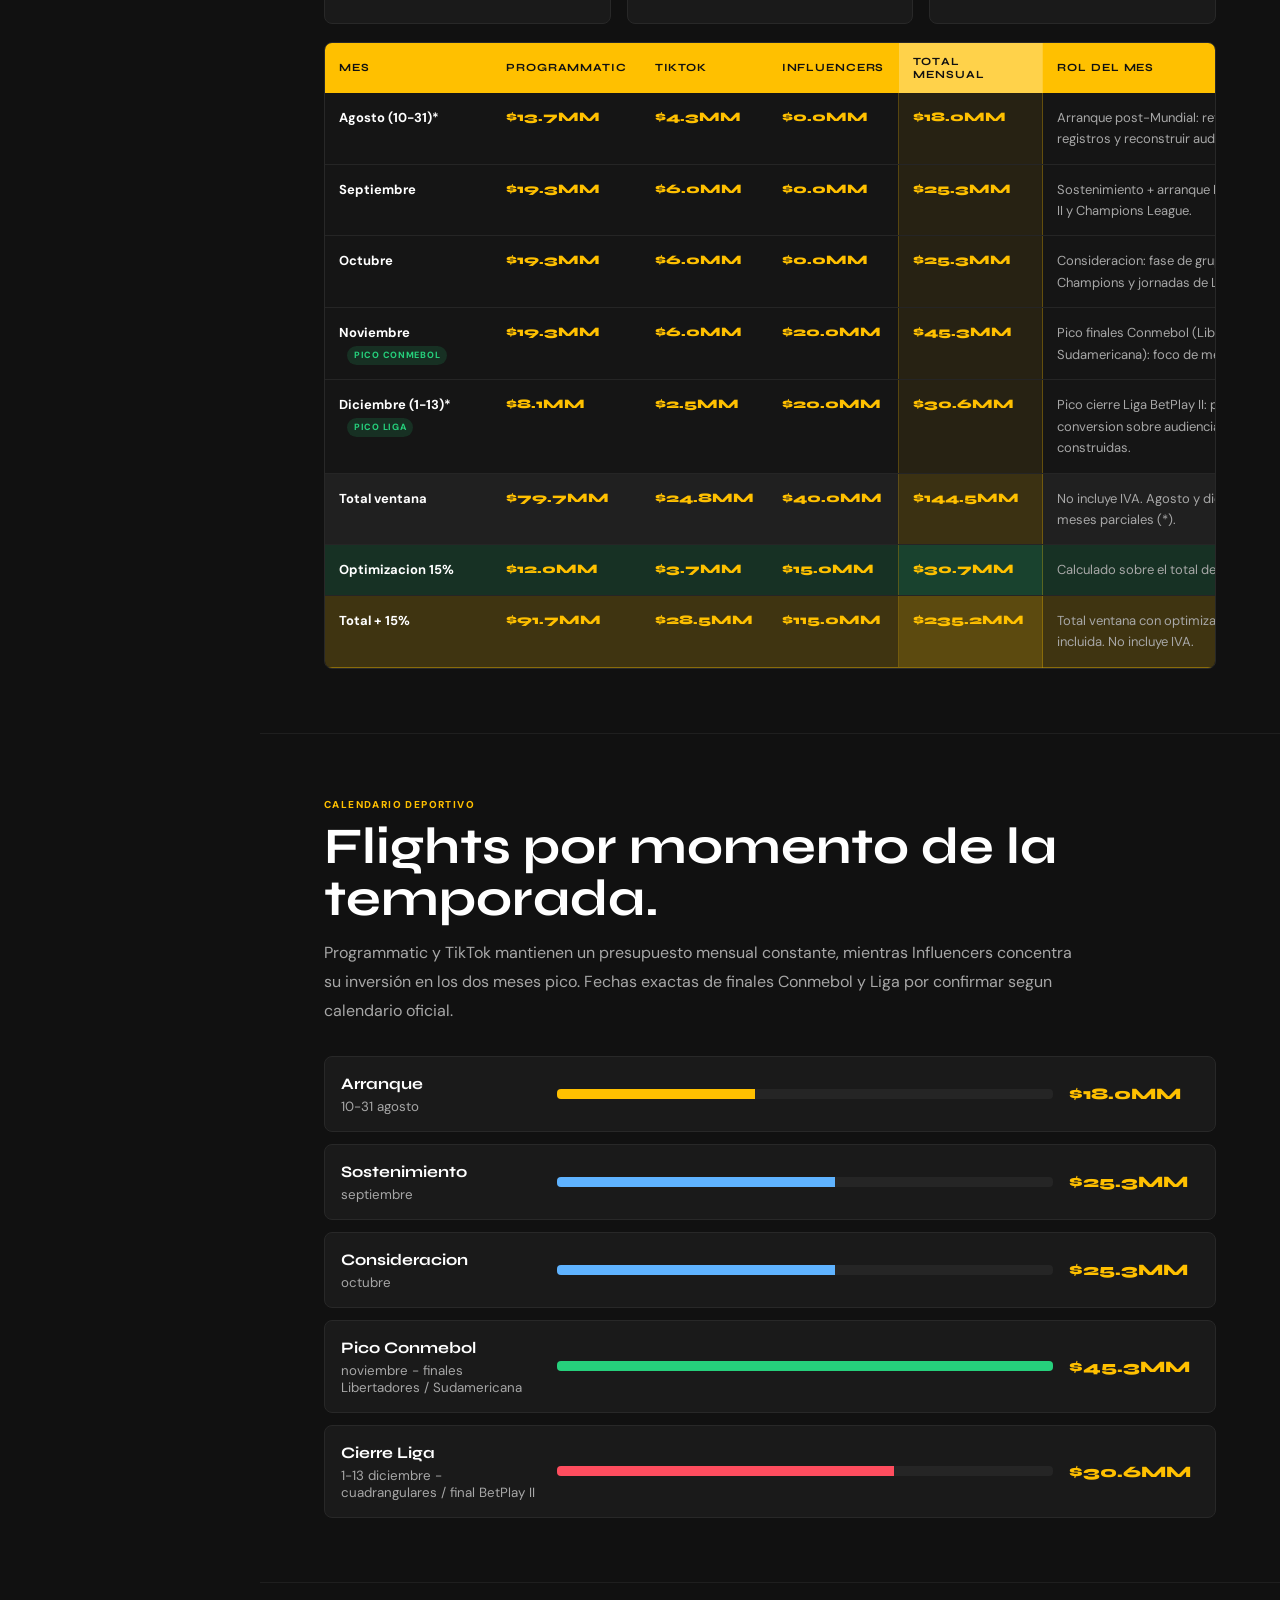
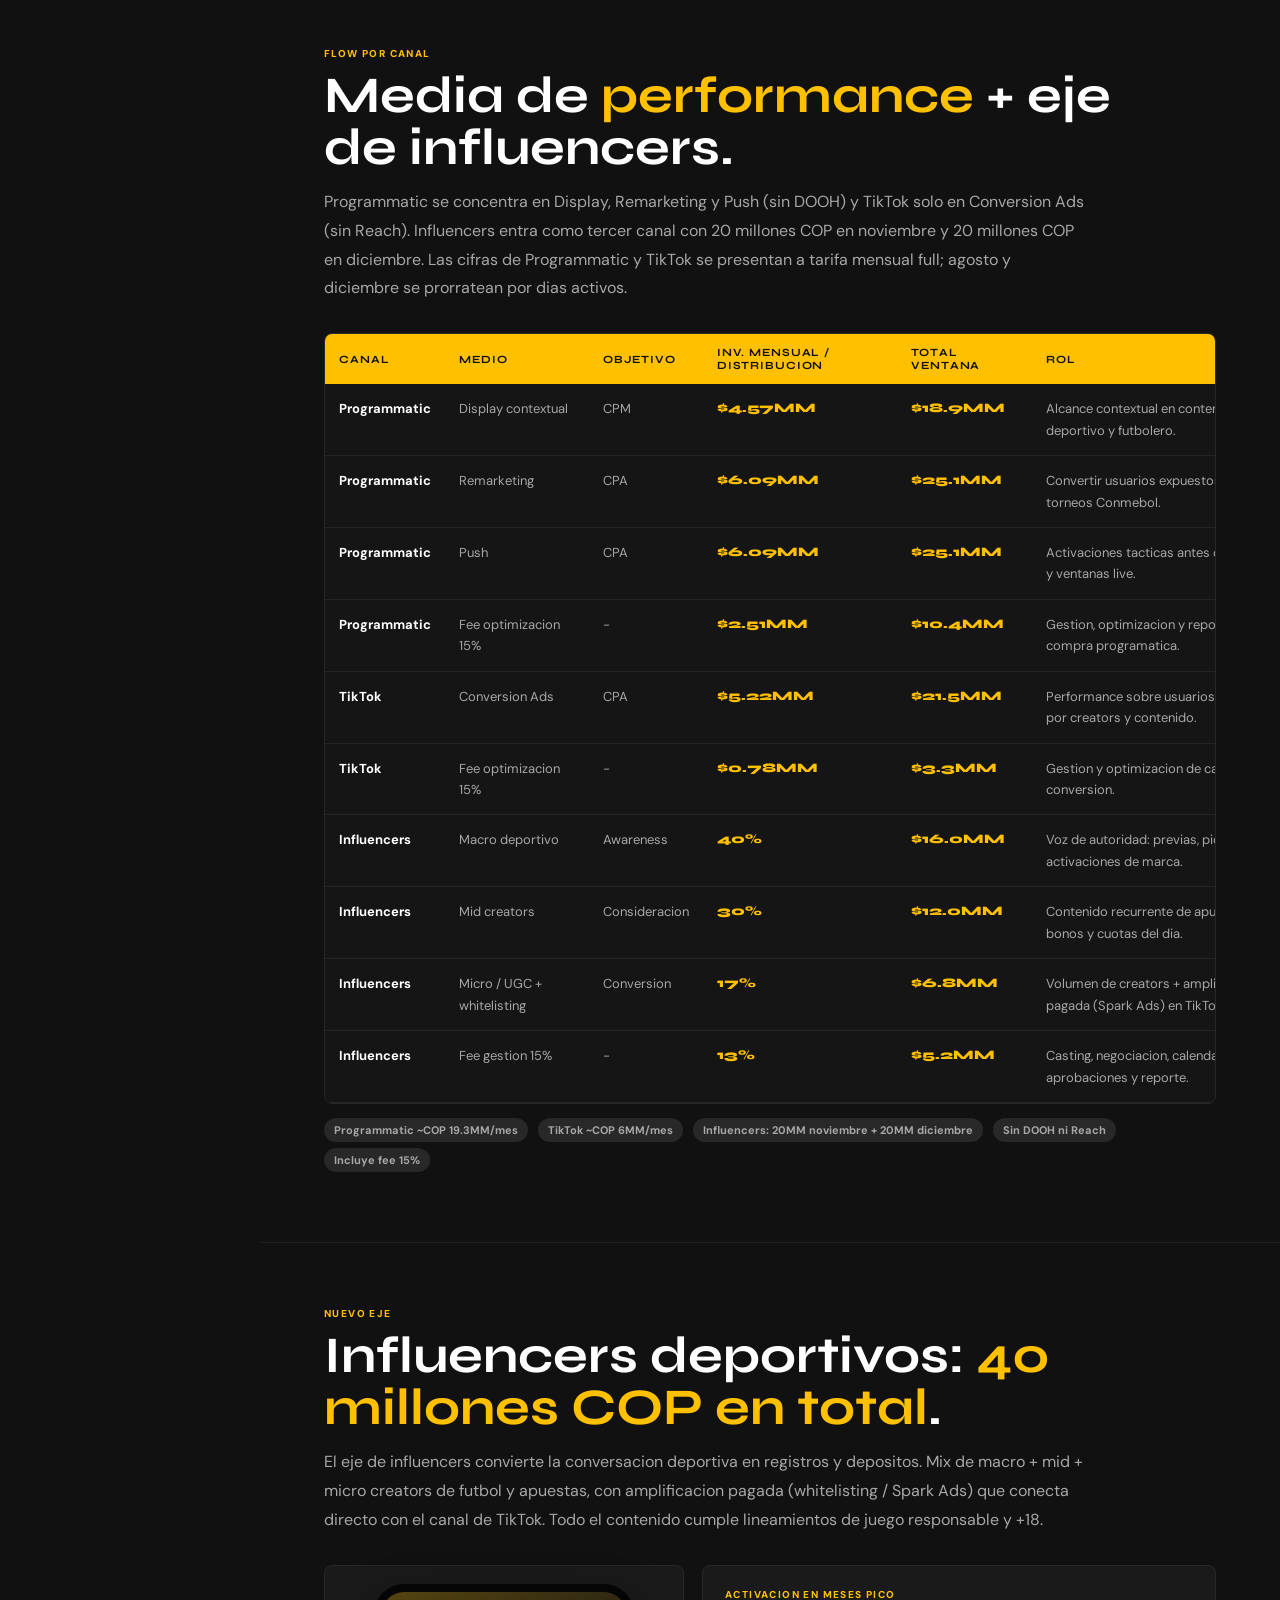
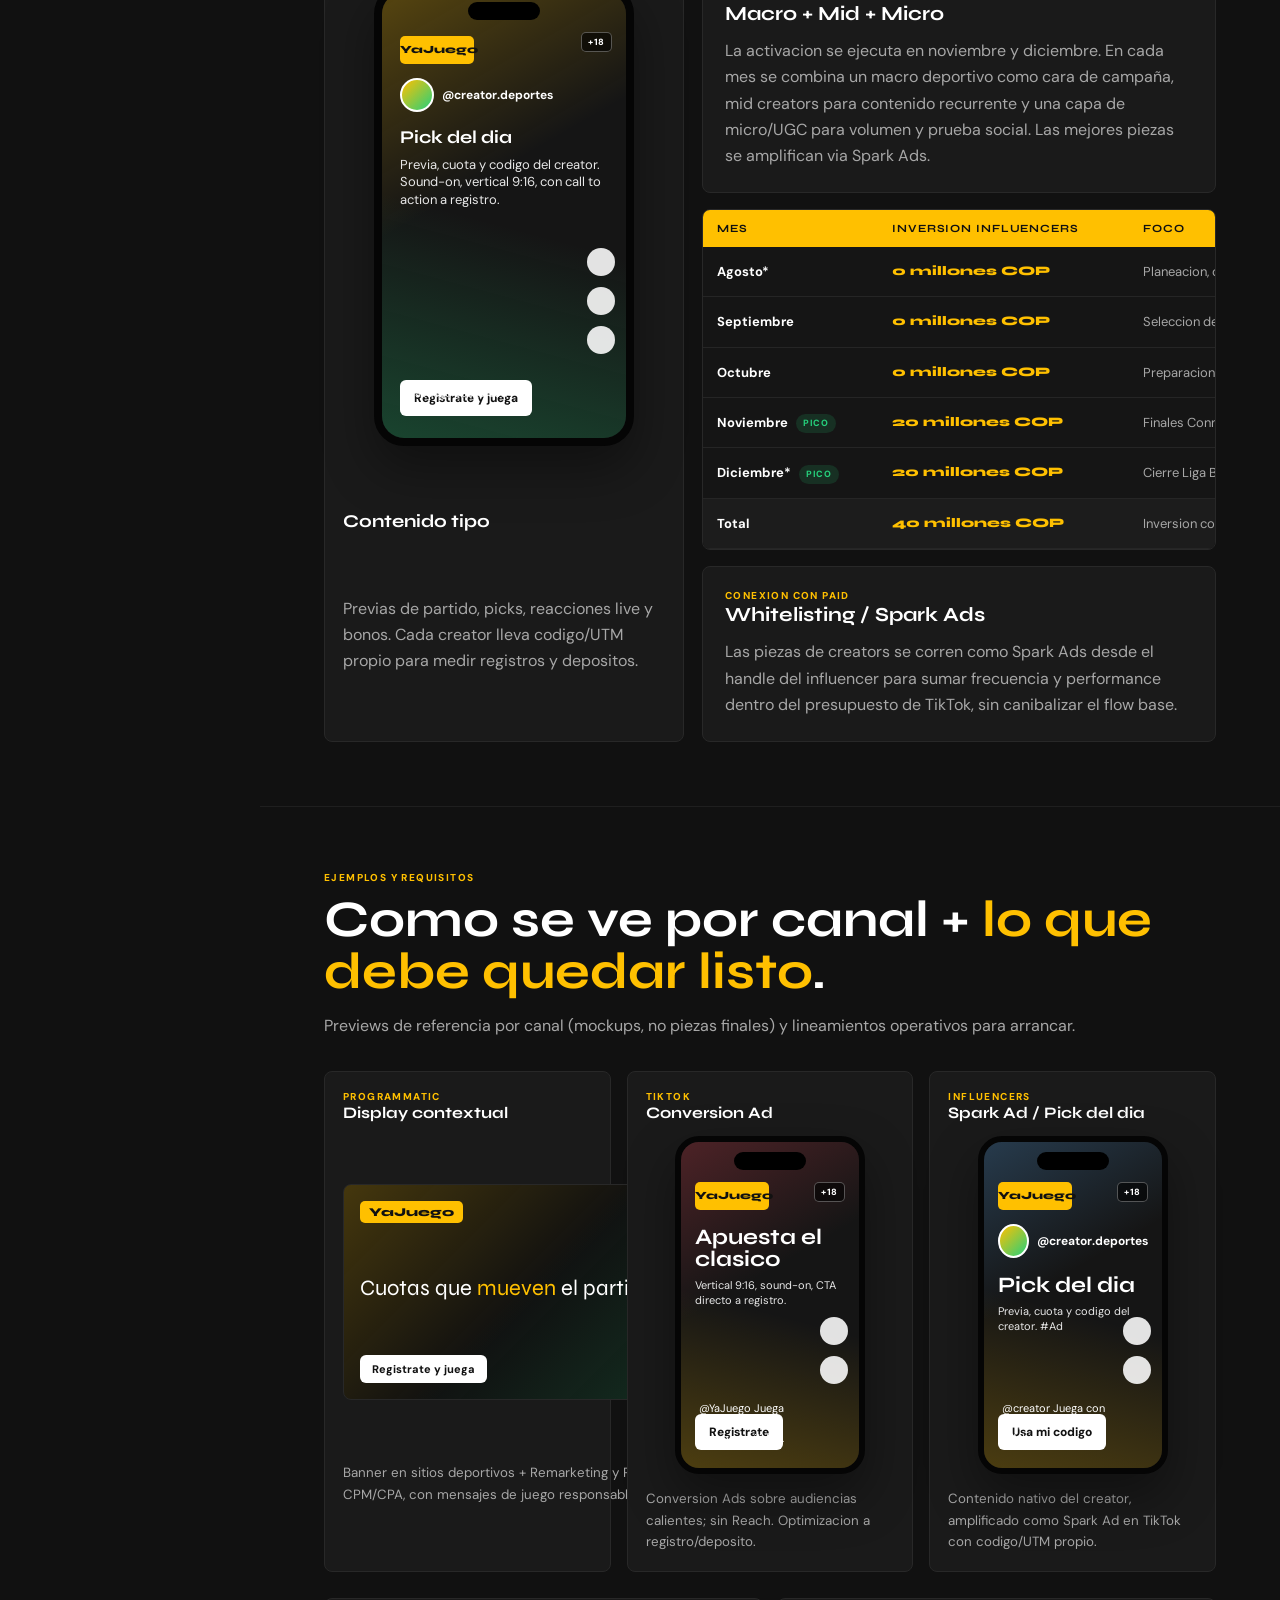
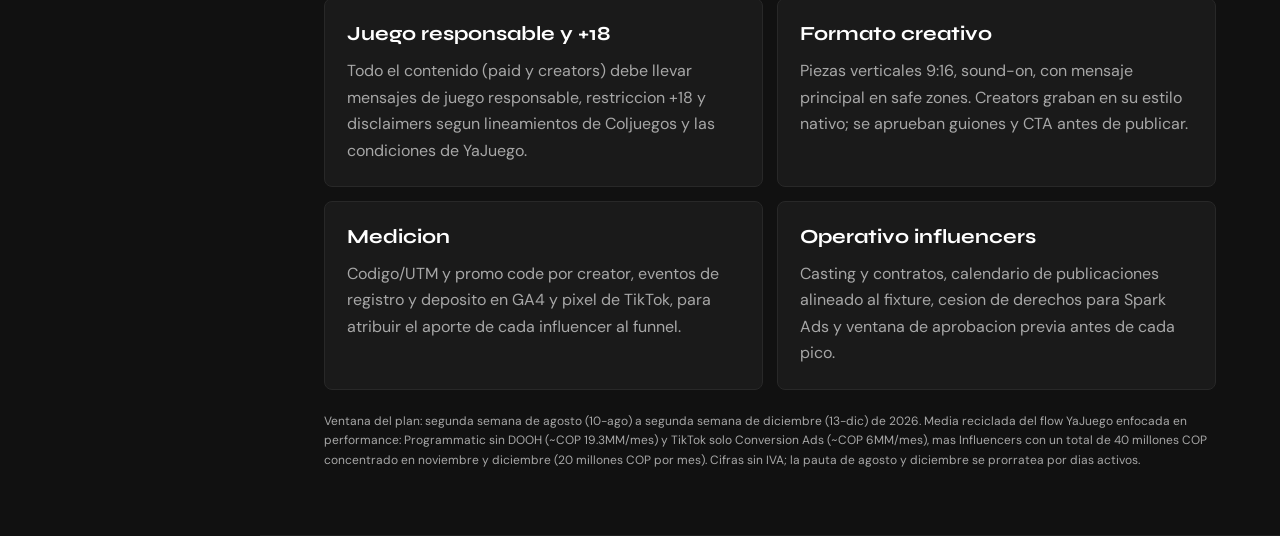
<file: FlowAgoDicInfluencers.html>
<!DOCTYPE html>
<html lang="es">
<head>
  <meta charset="UTF-8">
  <meta name="viewport" content="width=device-width, initial-scale=1.0">
  <title>YaJuego - Flow Ago-Dic 2026 + Influencers</title>
  <link rel="preconnect" href="https://fonts.googleapis.com">
  <link rel="preconnect" href="https://fonts.gstatic.com" crossorigin>
  <link href="https://fonts.googleapis.com/css2?family=Syne:wght@400;700;800&family=DM+Sans:wght@300;400;500;700&display=swap" rel="stylesheet">
  <link rel="stylesheet" href="assets/css/site.css">
  <style>
    :root {
      --y: #ffc000;
      --b: #111;
      --w: #fff;
      --p1: #1a1a1a;
      --p2: #282828;
      --muted: #a7a7a7;
      --line: #333;
      --green: #26d07c;
      --red: #ff4d5e;
      --blue: #5fb3ff;
      --side: 260px;
    }

    * { margin: 0; padding: 0; box-sizing: border-box; }
    html { scroll-behavior: smooth; }
    body {
      min-height: 100vh;
      background: var(--b);
      color: var(--w);
      font-family: "DM Sans", sans-serif;
      display: flex;
    }

    #sidebar {
      position: fixed;
      inset: 0 auto 0 0;
      width: var(--side);
      background: #0d0d0d;
      border-right: 1px solid #202020;
      overflow-y: auto;
      z-index: 20;
    }

    .sb-head {
      padding: 24px 22px;
      border-bottom: 1px solid #202020;
    }

    .sb-kicker,
    .ey,
    .label {
      color: var(--y);
      font-size: 10px;
      font-weight: 800;
      letter-spacing: .14em;
      text-transform: uppercase;
    }

    .sb-title {
      margin-top: 8px;
      font-family: "Syne", sans-serif;
      font-size: 18px;
      line-height: 1.1;
      font-weight: 800;
    }

    .sb-client {
      padding: 16px 22px 14px;
      border-bottom: 1px solid #202020;
    }

    .sb-client-label,
    .sb-section-label {
      color: #666;
      font-size: 9px;
      letter-spacing: .16em;
      text-transform: uppercase;
    }

    .sb-client-name {
      margin-top: 5px;
      color: var(--y);
      font-family: "Syne", sans-serif;
      font-size: 14px;
      font-weight: 800;
    }

    .sb-client-url {
      margin-top: 2px;
      color: #666;
      font-size: 10px;
    }

    .sb-nav { padding: 16px 0; }
    .sb-section-label { padding: 12px 22px 6px; }
    .sb-item {
      display: grid;
      grid-template-columns: 24px 1fr;
      gap: 10px;
      align-items: center;
      padding: 10px 22px;
      color: var(--muted);
      text-decoration: none;
      font-size: 12px;
      font-weight: 700;
      position: relative;
    }

    .sb-item:hover { background: rgba(255, 192, 0, .08); color: var(--w); }
    .sb-item.active { background: rgba(255, 192, 0, .08); color: var(--y); }
    .sb-item.active::before {
      content: "";
      position: absolute;
      left: 0;
      top: 0;
      bottom: 0;
      width: 2px;
      background: var(--y);
    }

    .sb-num {
      width: 24px;
      height: 24px;
      border-radius: 5px;
      background: var(--p2);
      color: var(--y);
      display: grid;
      place-items: center;
      font-family: "Syne", sans-serif;
      font-size: 10px;
    }

    .sb-item.active .sb-num {
      background: var(--y);
      color: var(--b);
    }

    .sb-foot {
      padding: 20px 22px;
      border-top: 1px solid #202020;
      color: var(--muted);
      font-size: 11px;
      line-height: 1.5;
    }

    main {
      width: calc(100% - var(--side));
      margin-left: var(--side);
    }

    section {
      padding: 64px min(5vw, 64px);
      border-bottom: 1px solid #1f1f1f;
    }

    .hero {
      min-height: 92vh;
      display: grid;
      align-content: end;
      background:
        linear-gradient(rgba(255, 192, 0, .045) 1px, transparent 1px),
        linear-gradient(90deg, rgba(255, 192, 0, .045) 1px, transparent 1px),
        #111;
      background-size: 64px 64px;
    }

    h1 {
      max-width: 960px;
      margin: 18px 0 22px;
      font-family: "Syne", sans-serif;
      font-size: clamp(42px, 7vw, 92px);
      line-height: .94;
      font-weight: 800;
      letter-spacing: 0;
    }

    h1 span,
    h2 span { color: var(--y); }

    .lead {
      max-width: 760px;
      color: var(--muted);
      font-size: 16px;
      line-height: 1.8;
    }

    .hero-metrics,
    .kpis {
      display: grid;
      grid-template-columns: repeat(4, minmax(0, 1fr));
      gap: 14px;
      margin-top: 34px;
    }

    .metric,
    .panel,
    .phone-card {
      background: var(--p1);
      border: 1px solid var(--p2);
      border-radius: 8px;
    }

    .metric { padding: 20px; }
    .metric strong {
      display: block;
      color: var(--y);
      font-family: "Syne", sans-serif;
      font-size: clamp(24px, 3vw, 42px);
      line-height: 1;
      margin-bottom: 8px;
    }

    .metric small,
    .panel p,
    .source,
    td,
    .note {
      color: var(--muted);
      line-height: 1.65;
    }

    h2 {
      font-family: "Syne", sans-serif;
      font-size: clamp(30px, 4vw, 52px);
      line-height: 1.02;
      letter-spacing: 0;
      margin: 10px 0 14px;
    }

    .section-head {
      max-width: 860px;
      margin-bottom: 30px;
    }

    .grid-3 {
      display: grid;
      grid-template-columns: repeat(3, minmax(0, 1fr));
      gap: 16px;
    }

    .panel {
      padding: 22px;
      min-height: 170px;
    }

    .panel h3 {
      font-family: "Syne", sans-serif;
      font-size: 20px;
      margin-bottom: 12px;
      letter-spacing: 0;
    }

    .bar {
      height: 10px;
      margin: 16px 0 12px;
      border-radius: 4px;
      background: #252525;
      overflow: hidden;
    }

    .fill { height: 100%; background: var(--y); }
    .fill.green { background: var(--green); }
    .fill.blue { background: var(--blue); }
    .fill.red { background: var(--red); }

    .table-wrap {
      overflow-x: auto;
      border: 1px solid var(--p2);
      border-radius: 8px;
    }

    table {
      width: 100%;
      min-width: 980px;
      border-collapse: collapse;
      background: #151515;
    }

    th {
      background: var(--y);
      color: var(--b);
      padding: 12px 14px;
      text-align: left;
      font-family: "Syne", sans-serif;
      font-size: 11px;
      text-transform: uppercase;
      letter-spacing: .08em;
    }

    td {
      padding: 14px;
      border-bottom: 1px solid #252525;
      font-size: 13px;
      vertical-align: top;
    }

    td strong { color: var(--w); }
    .money { color: var(--y); font-family: "Syne", sans-serif; font-weight: 800; }
    tr.total-row td { background: #1c1c1c; border-top: 1px solid var(--p2); }
    .monthly-flow th:nth-child(5),
    .monthly-flow td:nth-child(5) {
      background: rgba(255, 195, 0, .08);
      border-left: 1px solid rgba(255, 195, 0, .28);
      border-right: 1px solid rgba(255, 195, 0, .28);
    }

    .monthly-flow th:nth-child(5) { background: #ffd24a; }
    .monthly-flow tr.total-row td { background: #202020; }
    .monthly-flow tr.total-row td:nth-child(5) { background: rgba(255, 195, 0, .16); }

    .monthly-flow tr.optimization-row td {
      background: rgba(38, 208, 124, .15);
      border-top: 1px solid rgba(38, 208, 124, .38);
    }

    .monthly-flow tr.optimization-row td:nth-child(5) {
      background: rgba(38, 208, 124, .24);
    }

    .monthly-flow tr.grand-total-row td {
      background: rgba(255, 195, 0, .18);
      border-top: 1px solid rgba(255, 195, 0, .5);
      border-bottom: 1px solid rgba(255, 195, 0, .5);
    }

    .monthly-flow tr.grand-total-row td:nth-child(5) {
      background: rgba(255, 195, 0, .3);
    }

    .mark {
      display: inline-block;
      margin-left: 8px;
      padding: 2px 7px;
      border-radius: 20px;
      background: rgba(38, 208, 124, .14);
      color: var(--green);
      font-family: "DM Sans", sans-serif;
      font-size: 9px;
      font-weight: 800;
      letter-spacing: .08em;
      text-transform: uppercase;
      vertical-align: middle;
      white-space: nowrap;
    }

    .timeline {
      display: grid;
      grid-template-columns: 1fr;
      gap: 12px;
    }

    .flight {
      display: grid;
      grid-template-columns: 200px 1fr 130px;
      gap: 16px;
      align-items: center;
      padding: 16px;
      background: var(--p1);
      border: 1px solid var(--p2);
      border-radius: 8px;
    }

    .flight strong {
      font-family: "Syne", sans-serif;
      color: var(--w);
    }

    .flight .bar { margin: 0; }
    .flight small { color: var(--muted); display: block; margin-top: 4px; }

    .topview-grid {
      display: grid;
      grid-template-columns: minmax(280px, 360px) 1fr;
      gap: 18px;
      align-items: stretch;
    }

    .topview-detail {
      display: grid;
      gap: 16px;
    }

    .phone-card {
      padding: 18px;
      display: grid;
      gap: 16px;
    }

    .phone {
      width: min(100%, 260px);
      aspect-ratio: 9 / 16;
      margin: 0 auto;
      border: 8px solid #050505;
      border-radius: 30px;
      background: #101010;
      overflow: hidden;
      position: relative;
      box-shadow: 0 22px 50px rgba(0, 0, 0, .38);
    }

    .phone::before {
      content: "";
      position: absolute;
      top: 10px;
      left: 50%;
      width: 72px;
      height: 18px;
      transform: translateX(-50%);
      border-radius: 20px;
      background: #000;
      z-index: 4;
    }

    .creative {
      position: absolute;
      inset: 0;
      display: flex;
      flex-direction: column;
      justify-content: space-between;
      padding: 44px 18px 22px;
      background:
        linear-gradient(150deg, rgba(255, 192, 0, .28), transparent 42%),
        linear-gradient(15deg, rgba(38, 208, 124, .25), transparent 48%),
        #151515;
    }

    .creative.final {
      background:
        linear-gradient(150deg, rgba(255, 77, 94, .24), transparent 42%),
        linear-gradient(15deg, rgba(255, 192, 0, .24), transparent 48%),
        #151515;
    }

    .creative.semi {
      background:
        linear-gradient(150deg, rgba(95, 179, 255, .24), transparent 42%),
        linear-gradient(15deg, rgba(255, 192, 0, .23), transparent 48%),
        #151515;
    }

    .phone-logo {
      width: 74px;
      height: 28px;
      display: grid;
      place-items: center;
      border-radius: 5px;
      background: var(--y);
      color: var(--b);
      font-family: "Syne", sans-serif;
      font-size: 11px;
      font-weight: 800;
    }

    .avatar-row {
      display: flex;
      align-items: center;
      gap: 8px;
      margin-top: 14px;
    }

    .avatar {
      width: 34px;
      height: 34px;
      border-radius: 50%;
      background: linear-gradient(135deg, var(--y), var(--green));
      border: 2px solid #fff;
    }

    .avatar-row span {
      color: #fff;
      font-size: 12px;
      font-weight: 700;
    }

    .creative h3 {
      font-family: "Syne", sans-serif;
      font-size: 26px;
      line-height: 1;
      letter-spacing: 0;
      margin-top: 16px;
    }

    .creative p {
      color: #e8e8e8;
      font-size: 13px;
      line-height: 1.35;
      margin-top: 10px;
    }

    .cta {
      align-self: flex-start;
      padding: 10px 14px;
      border-radius: 6px;
      background: var(--w);
      color: var(--b);
      font-weight: 800;
      font-size: 12px;
    }

    .ui-rail {
      position: absolute;
      right: 11px;
      bottom: 84px;
      display: grid;
      gap: 11px;
      z-index: 3;
    }

    .dot {
      width: 28px;
      height: 28px;
      border-radius: 50%;
      background: rgba(255,255,255,.88);
    }

    .caption {
      position: absolute;
      left: 18px;
      right: 54px;
      bottom: 22px;
      color: #fff;
      font-size: 11px;
      line-height: 1.35;
    }

    .badge-18 {
      position: absolute;
      top: 40px;
      right: 14px;
      z-index: 4;
      background: rgba(0,0,0,.6);
      color: var(--w);
      border: 1px solid rgba(255,255,255,.3);
      border-radius: 5px;
      padding: 3px 6px;
      font-size: 9px;
      font-weight: 800;
      letter-spacing: .06em;
    }

    .phone-card h3 {
      font-family: "Syne", sans-serif;
      font-size: 18px;
    }

    .spec-list {
      display: grid;
      grid-template-columns: repeat(2, minmax(0, 1fr));
      gap: 14px;
    }

    .preview-grid {
      display: grid;
      grid-template-columns: repeat(3, minmax(0, 1fr));
      gap: 16px;
      margin-bottom: 26px;
    }

    .preview-card {
      background: var(--p1);
      border: 1px solid var(--p2);
      border-radius: 8px;
      padding: 18px;
      display: grid;
      gap: 14px;
    }

    .preview-card .plat { color: var(--y); }
    .preview-card h4 {
      font-family: "Syne", sans-serif;
      font-size: 16px;
    }

    .preview-card .phone {
      width: min(100%, 190px);
      border-width: 6px;
      border-radius: 24px;
    }

    .preview-card .creative { padding: 40px 14px 18px; }
    .preview-card .creative h3 { font-size: 22px; }
    .preview-card .creative p { font-size: 11px; margin-top: 8px; }

    .banner-mock {
      width: 100%;
      aspect-ratio: 16 / 10;
      border-radius: 8px;
      border: 1px solid var(--p2);
      background:
        linear-gradient(135deg, rgba(255,192,0,.22), transparent 55%),
        linear-gradient(315deg, rgba(38,208,124,.16), transparent 50%),
        #101010;
      display: flex;
      flex-direction: column;
      justify-content: space-between;
      padding: 16px;
    }

    .banner-mock .b-logo {
      align-self: flex-start;
      background: var(--y);
      color: var(--b);
      font-family: "Syne", sans-serif;
      font-weight: 800;
      font-size: 12px;
      padding: 4px 9px;
      border-radius: 5px;
    }

    .banner-mock .b-head {
      font-family: "Syne", sans-serif;
      font-size: 22px;
      line-height: 1.05;
      color: var(--w);
    }

    .banner-mock .b-cta {
      align-self: flex-start;
      background: var(--w);
      color: var(--b);
      font-weight: 800;
      font-size: 11px;
      padding: 7px 12px;
      border-radius: 6px;
    }

    .source {
      margin-top: 22px;
      font-size: 12px;
    }

    .source a { color: var(--y); }

    .pill {
      display: inline-block;
      margin: 0 6px 6px 0;
      padding: 5px 10px;
      border-radius: 20px;
      background: var(--p2);
      color: var(--muted);
      font-size: 11px;
      font-weight: 700;
    }

    @media (max-width: 980px) {
      body { display: block; }
      #sidebar { position: static; width: 100%; }
      .sb-nav { display: grid; grid-template-columns: repeat(2, minmax(0, 1fr)); }
      .sb-section-label { display: none; }
      main { width: 100%; margin-left: 0; }
      .hero-metrics, .kpis, .grid-3, .topview-grid, .spec-list, .preview-grid { grid-template-columns: 1fr; }
      .flight { grid-template-columns: 1fr; }
    }

    @media (max-width: 620px) {
      section { padding: 42px 22px; }
      .sb-nav { grid-template-columns: 1fr; }
      .hero { min-height: auto; padding-top: 86px; }
    }
  </style>
</head>
<body>
  <aside id="sidebar">
    <div class="sb-head">
      <div class="sb-kicker">YaJuego</div>
      <div class="sb-title">Flow Ago-Dic 2026 + Influencers</div>
    </div>
    <div class="sb-client">
      <div class="sb-client-label">Cliente</div>
      <div class="sb-client-name">YaJuego</div>
      <div class="sb-client-url">sports.yajuego.co</div>
    </div>
    <nav class="sb-nav" aria-label="Indice del flow">
      <div class="sb-section-label">Contenido</div>
      <a class="sb-item active" href="#resumen"><span class="sb-num">00</span>Portada</a>
      <a class="sb-item" href="#inversion"><span class="sb-num">01</span>Inversion</a>
      <a class="sb-item" href="#momentos"><span class="sb-num">02</span>Momentos</a>
      <div class="sb-section-label">Medios</div>
      <a class="sb-item" href="#canales"><span class="sb-num">03</span>Canales</a>
      <a class="sb-item" href="#influencers"><span class="sb-num">04</span>Influencers</a>
      <div class="sb-section-label">Operativo</div>
      <a class="sb-item" href="#specs"><span class="sb-num">05</span>Specs</a>
    </nav>
    <div class="sb-foot">
      Ventana: <strong>2da semana agosto - 2da semana diciembre 2026</strong><br>
      Base: flow reciclado Programmatic + TikTok.
    </div>
  </aside>

  <main>
    <section class="hero" id="resumen">
      <div class="ey">Plan de medios - Segundo semestre 2026</div>
      <h1>Flow continuo con <span>picos deportivos</span> hacia fin de año.</h1>
      <p class="lead">
        Plan de medios para YaJuego desde la segunda semana de agosto hasta la segunda semana de diciembre de 2026.
        Media enfocada en performance (Programmatic sin DOOH y TikTok solo conversion) mas un nuevo eje de Influencers
        deportivos con una inversion total de 40 millones COP, concentrada en los dos meses pico: noviembre y diciembre,
        con mayor foco de mensaje en las definiciones Conmebol de noviembre y el cierre
        de la Liga BetPlay en diciembre.
      </p>
      <div class="hero-metrics">
        <div class="metric"><strong>$144.5MM</strong><small>Inversion total ventana, sin IVA.</small></div>
        <div class="metric"><strong>$104.5MM</strong><small>Media Programmatic + TikTok, foco conversion.</small></div>
        <div class="metric"><strong>$40MM</strong><small>Influencers: 20 millones COP en noviembre y 20 millones COP en diciembre.</small></div>
        <div class="metric"><strong>18 sem</strong><small>10 agosto - 13 diciembre 2026.</small></div>
      </div>
    </section>

    <section id="inversion">
      <div class="section-head">
        <div class="ey">Distribucion mensual</div>
        <h2>Base continua con <span>inversion concentrada</span> en los picos.</h2>
        <p class="lead">
          Programmatic (Display, Remarketing y Push) y TikTok (Conversion Ads) mantienen un ritmo mensual constante,
          con agosto y diciembre prorrateados por ser meses parciales. Influencers concentra sus 40 millones COP en
          noviembre y diciembre, con 20 millones COP en cada mes, para priorizar las definiciones Conmebol y el cierre
          de la Liga BetPlay.
        </p>
      </div>
      <div class="grid-3">
        <article class="panel">
          <div class="label">Agosto - Septiembre</div>
          <h3>Arranque</h3>
          <div class="bar"><div class="fill" style="width: 55%"></div></div>
          <p>Reconstruccion de audiencias post-Mundial y arranque de Liga BetPlay II + Champions. Onboarding de creators.</p>
        </article>
        <article class="panel">
          <div class="label">Octubre - Noviembre</div>
          <h3>Temporada alta</h3>
          <div class="bar"><div class="fill green" style="width: 100%"></div></div>
          <p>Consideracion y conversion alrededor de Champions, Liga y las finales de Copa Libertadores y Sudamericana.</p>
        </article>
        <article class="panel">
          <div class="label">Diciembre (1-13)</div>
          <h3>Cierre Liga</h3>
          <div class="bar"><div class="fill red" style="width: 68%"></div></div>
          <p>Definiciones y cuadrangulares de la Liga BetPlay II: push intenso de conversion en dos semanas de alta apuesta.</p>
        </article>
      </div>
      <div class="table-wrap" style="margin-top: 18px;">
        <table class="monthly-flow">
          <thead>
            <tr>
              <th>Mes</th>
              <th>Programmatic</th>
              <th>TikTok</th>
              <th>Influencers</th>
              <th>Total mensual</th>
              <th>Rol del mes</th>
            </tr>
          </thead>
          <tbody>
            <tr>
              <td><strong>Agosto (10-31)*</strong></td>
              <td class="money">$13.7MM</td>
              <td class="money">$4.3MM</td>
              <td class="money">$0.0MM</td>
              <td class="money">$18.0MM</td>
              <td>Arranque post-Mundial: retomar registros y reconstruir audiencias.</td>
            </tr>
            <tr>
              <td><strong>Septiembre</strong></td>
              <td class="money">$19.3MM</td>
              <td class="money">$6.0MM</td>
              <td class="money">$0.0MM</td>
              <td class="money">$25.3MM</td>
              <td>Sostenimiento + arranque Liga BetPlay II y Champions League.</td>
            </tr>
            <tr>
              <td><strong>Octubre</strong></td>
              <td class="money">$19.3MM</td>
              <td class="money">$6.0MM</td>
              <td class="money">$0.0MM</td>
              <td class="money">$25.3MM</td>
              <td>Consideracion: fase de grupos Champions y jornadas de Liga.</td>
            </tr>
            <tr>
              <td><strong>Noviembre</strong><span class="mark">Pico Conmebol</span></td>
              <td class="money">$19.3MM</td>
              <td class="money">$6.0MM</td>
              <td class="money">$20.0MM</td>
              <td class="money">$45.3MM</td>
              <td>Pico finales Conmebol (Libertadores / Sudamericana): foco de mensaje.</td>
            </tr>
            <tr>
              <td><strong>Diciembre (1-13)*</strong><span class="mark">Pico Liga</span></td>
              <td class="money">$8.1MM</td>
              <td class="money">$2.5MM</td>
              <td class="money">$20.0MM</td>
              <td class="money">$30.6MM</td>
              <td>Pico cierre Liga BetPlay II: push de conversion sobre audiencias construidas.</td>
            </tr>
            <tr class="total-row">
              <td><strong>Total ventana</strong></td>
              <td class="money">$79.7MM</td>
              <td class="money">$24.8MM</td>
              <td class="money">$40.0MM</td>
              <td class="money">$144.5MM</td>
              <td>No incluye IVA. Agosto y diciembre son meses parciales (*).</td>
            </tr>
            <tr class="total-row optimization-row">
              <td><strong>Optimizacion 15%</strong></td>
              <td class="money">$12.0MM</td>
              <td class="money">$3.7MM</td>
              <td class="money">$15.0MM</td>
              <td class="money">$30.7MM</td>
              <td>Calculado sobre el total de la ventana.</td>
            </tr>
            <tr class="total-row grand-total-row">
              <td><strong>Total + 15%</strong></td>
              <td class="money">$91.7MM</td>
              <td class="money">$28.5MM</td>
              <td class="money">$115.0MM</td>
              <td class="money">$235.2MM</td>
              <td>Total ventana con optimizacion incluida. No incluye IVA.</td>
            </tr>
          </tbody>
        </table>
      </div>
    </section>

    <section id="momentos">
      <div class="section-head">
        <div class="ey">Calendario deportivo</div>
        <h2>Flights por momento de la temporada.</h2>
        <p class="lead">Programmatic y TikTok mantienen un presupuesto mensual constante, mientras Influencers concentra su inversión en los dos meses pico. Fechas exactas de finales Conmebol y Liga por confirmar segun calendario oficial.</p>
      </div>
      <div class="timeline">
        <div class="flight"><div><strong>Arranque</strong><small>10-31 agosto</small></div><div class="bar"><div class="fill" style="width: 40%"></div></div><div class="money">$18.0MM</div></div>
        <div class="flight"><div><strong>Sostenimiento</strong><small>septiembre</small></div><div class="bar"><div class="fill blue" style="width: 56%"></div></div><div class="money">$25.3MM</div></div>
        <div class="flight"><div><strong>Consideracion</strong><small>octubre</small></div><div class="bar"><div class="fill blue" style="width: 56%"></div></div><div class="money">$25.3MM</div></div>
        <div class="flight"><div><strong>Pico Conmebol</strong><small>noviembre - finales Libertadores / Sudamericana</small></div><div class="bar"><div class="fill green" style="width: 100%"></div></div><div class="money">$45.3MM</div></div>
        <div class="flight"><div><strong>Cierre Liga</strong><small>1-13 diciembre - cuadrangulares / final BetPlay II</small></div><div class="bar"><div class="fill red" style="width: 68%"></div></div><div class="money">$30.6MM</div></div>
      </div>
    </section>

    <section id="canales">
      <div class="section-head">
        <div class="ey">Flow por canal</div>
        <h2>Media de <span>performance</span> + eje de influencers.</h2>
        <p class="lead">Programmatic se concentra en Display, Remarketing y Push (sin DOOH) y TikTok solo en Conversion Ads (sin Reach). Influencers entra como tercer canal con 20 millones COP en noviembre y 20 millones COP en diciembre. Las cifras de Programmatic y TikTok se presentan a tarifa mensual full; agosto y diciembre se prorratean por dias activos.</p>
      </div>
      <div class="table-wrap">
        <table>
          <thead>
            <tr>
              <th>Canal</th>
              <th>Medio</th>
              <th>Objetivo</th>
              <th>Inv. mensual / distribucion</th>
              <th>Total ventana</th>
              <th>Rol</th>
            </tr>
          </thead>
          <tbody>
            <tr><td><strong>Programmatic</strong></td><td>Display contextual</td><td>CPM</td><td class="money">$4.57MM</td><td class="money">$18.9MM</td><td>Alcance contextual en contenido deportivo y futbolero.</td></tr>
            <tr><td><strong>Programmatic</strong></td><td>Remarketing</td><td>CPA</td><td class="money">$6.09MM</td><td class="money">$25.1MM</td><td>Convertir usuarios expuestos por Liga y torneos Conmebol.</td></tr>
            <tr><td><strong>Programmatic</strong></td><td>Push</td><td>CPA</td><td class="money">$6.09MM</td><td class="money">$25.1MM</td><td>Activaciones tacticas antes de partidos y ventanas live.</td></tr>
            <tr><td><strong>Programmatic</strong></td><td>Fee optimizacion 15%</td><td>-</td><td class="money">$2.51MM</td><td class="money">$10.4MM</td><td>Gestion, optimizacion y reporte de la compra programatica.</td></tr>
            <tr><td><strong>TikTok</strong></td><td>Conversion Ads</td><td>CPA</td><td class="money">$5.22MM</td><td class="money">$21.5MM</td><td>Performance sobre usuarios impactados por creators y contenido.</td></tr>
            <tr><td><strong>TikTok</strong></td><td>Fee optimizacion 15%</td><td>-</td><td class="money">$0.78MM</td><td class="money">$3.3MM</td><td>Gestion y optimizacion de campañas de conversion.</td></tr>
            <tr><td><strong>Influencers</strong></td><td>Macro deportivo</td><td>Awareness</td><td class="money">40%</td><td class="money">$16.0MM</td><td>Voz de autoridad: previas, picks y activaciones de marca.</td></tr>
            <tr><td><strong>Influencers</strong></td><td>Mid creators</td><td>Consideracion</td><td class="money">30%</td><td class="money">$12.0MM</td><td>Contenido recurrente de apuestas, bonos y cuotas del dia.</td></tr>
            <tr><td><strong>Influencers</strong></td><td>Micro / UGC + whitelisting</td><td>Conversion</td><td class="money">17%</td><td class="money">$6.8MM</td><td>Volumen de creators + amplificacion pagada (Spark Ads) en TikTok.</td></tr>
            <tr><td><strong>Influencers</strong></td><td>Fee gestion 15%</td><td>-</td><td class="money">13%</td><td class="money">$5.2MM</td><td>Casting, negociacion, calendario, aprobaciones y reporte.</td></tr>
          </tbody>
        </table>
      </div>
      <div style="margin-top: 14px;">
        <span class="pill">Programmatic ~COP 19.3MM/mes</span>
        <span class="pill">TikTok ~COP 6MM/mes</span>
        <span class="pill">Influencers: 20MM noviembre + 20MM diciembre</span>
        <span class="pill">Sin DOOH ni Reach</span>
        <span class="pill">Incluye fee 15%</span>
      </div>
    </section>

    <section id="influencers">
      <div class="section-head">
        <div class="ey">Nuevo eje</div>
        <h2>Influencers deportivos: <span>40 millones COP en total</span>.</h2>
        <p class="lead">
          El eje de influencers convierte la conversacion deportiva en registros y depositos. Mix de macro + mid + micro
          creators de futbol y apuestas, con amplificacion pagada (whitelisting / Spark Ads) que conecta directo con el
          canal de TikTok. Todo el contenido cumple lineamientos de juego responsable y +18.
        </p>
      </div>
      <div class="topview-grid">
        <article class="phone-card">
          <div class="phone">
            <div class="creative">
              <div>
                <div class="phone-logo">YaJuego</div>
                <div class="avatar-row"><span class="avatar"></span><span>@creator.deportes</span></div>
                <h3>Pick del dia</h3>
                <p>Previa, cuota y codigo del creator. Sound-on, vertical 9:16, con call to action a registro.</p>
              </div>
              <div class="cta">Registrate y juega</div>
            </div>
            <div class="badge-18">+18</div>
            <div class="ui-rail"><div class="dot"></div><div class="dot"></div><div class="dot"></div></div>
            <div class="caption">@YaJuego Juega con responsabilidad. #Ad</div>
          </div>
          <h3>Contenido tipo</h3>
          <p class="note">Previas de partido, picks, reacciones live y bonos. Cada creator lleva codigo/UTM propio para medir registros y depositos.</p>
        </article>
        <div class="topview-detail">
          <article class="panel">
            <div class="label">Activacion en meses pico</div>
            <h3>Macro + Mid + Micro</h3>
            <p>La activacion se ejecuta en noviembre y diciembre. En cada mes se combina un macro deportivo como cara de campaña, mid creators para contenido recurrente y una capa de micro/UGC para volumen y prueba social. Las mejores piezas se amplifican via Spark Ads.</p>
          </article>
          <div class="table-wrap">
            <table>
              <thead>
                <tr>
                  <th>Mes</th>
                  <th>Inversion influencers</th>
                  <th>Foco</th>
                </tr>
              </thead>
              <tbody>
                <tr><td><strong>Agosto*</strong></td><td class="money">0 millones COP</td><td>Planeacion, casting y negociacion, sin inversion en influencers.</td></tr>
                <tr><td><strong>Septiembre</strong></td><td class="money">0 millones COP</td><td>Seleccion de perfiles y definicion de contenidos, sin inversion en influencers.</td></tr>
                <tr><td><strong>Octubre</strong></td><td class="money">0 millones COP</td><td>Preparacion de las activaciones, sin inversion en influencers.</td></tr>
                <tr><td><strong>Noviembre</strong><span class="mark">Pico</span></td><td class="money">20 millones COP</td><td>Finales Conmebol: foco en previas y live.</td></tr>
                <tr><td><strong>Diciembre*</strong><span class="mark">Pico</span></td><td class="money">20 millones COP</td><td>Cierre Liga BetPlay: push de conversion.</td></tr>
                <tr class="total-row"><td><strong>Total</strong></td><td class="money">40 millones COP</td><td>Inversion concentrada en los dos meses pico.</td></tr>
              </tbody>
            </table>
          </div>
          <article class="panel">
            <div class="label">Conexion con paid</div>
            <h3>Whitelisting / Spark Ads</h3>
            <p>Las piezas de creators se corren como Spark Ads desde el handle del influencer para sumar frecuencia y performance dentro del presupuesto de TikTok, sin canibalizar el flow base.</p>
          </article>
        </div>
      </div>
    </section>

    <section id="specs">
      <div class="section-head">
        <div class="ey">Ejemplos y requisitos</div>
        <h2>Como se ve por canal + <span>lo que debe quedar listo</span>.</h2>
        <p class="lead">Previews de referencia por canal (mockups, no piezas finales) y lineamientos operativos para arrancar.</p>
      </div>
      <div class="preview-grid">
        <article class="preview-card">
          <div>
            <div class="plat label">Programmatic</div>
            <h4>Display contextual</h4>
          </div>
          <div class="banner-mock">
            <div class="b-logo">YaJuego</div>
            <div class="b-head">Cuotas que <span style="color:var(--y)">mueven</span> el partido</div>
            <div class="b-cta">Registrate y juega</div>
          </div>
          <small class="note">Banner en sitios deportivos + Remarketing y Push. CPM/CPA, con mensajes de juego responsable y +18.</small>
        </article>
        <article class="preview-card">
          <div>
            <div class="plat label">TikTok</div>
            <h4>Conversion Ad</h4>
          </div>
          <div class="phone">
            <div class="creative final">
              <div>
                <div class="phone-logo">YaJuego</div>
                <h3>Apuesta el clasico</h3>
                <p>Vertical 9:16, sound-on, CTA directo a registro.</p>
              </div>
              <div class="cta">Registrate</div>
            </div>
            <div class="badge-18">+18</div>
            <div class="ui-rail"><div class="dot"></div><div class="dot"></div></div>
            <div class="caption">@YaJuego Juega con responsabilidad.</div>
          </div>
          <small class="note">Conversion Ads sobre audiencias calientes; sin Reach. Optimizacion a registro/deposito.</small>
        </article>
        <article class="preview-card">
          <div>
            <div class="plat label">Influencers</div>
            <h4>Spark Ad / Pick del dia</h4>
          </div>
          <div class="phone">
            <div class="creative semi">
              <div>
                <div class="phone-logo">YaJuego</div>
                <div class="avatar-row"><span class="avatar"></span><span>@creator.deportes</span></div>
                <h3>Pick del dia</h3>
                <p>Previa, cuota y codigo del creator. #Ad</p>
              </div>
              <div class="cta">Usa mi codigo</div>
            </div>
            <div class="badge-18">+18</div>
            <div class="ui-rail"><div class="dot"></div><div class="dot"></div></div>
            <div class="caption">@creator Juega con responsabilidad. #Ad</div>
          </div>
          <small class="note">Contenido nativo del creator, amplificado como Spark Ad en TikTok con codigo/UTM propio.</small>
        </article>
      </div>
      <div class="spec-list">
        <article class="panel">
          <h3>Juego responsable y +18</h3>
          <p>Todo el contenido (paid y creators) debe llevar mensajes de juego responsable, restriccion +18 y disclaimers segun lineamientos de Coljuegos y las condiciones de YaJuego.</p>
        </article>
        <article class="panel">
          <h3>Formato creativo</h3>
          <p>Piezas verticales 9:16, sound-on, con mensaje principal en safe zones. Creators graban en su estilo nativo; se aprueban guiones y CTA antes de publicar.</p>
        </article>
        <article class="panel">
          <h3>Medicion</h3>
          <p>Codigo/UTM y promo code por creator, eventos de registro y deposito en GA4 y pixel de TikTok, para atribuir el aporte de cada influencer al funnel.</p>
        </article>
        <article class="panel">
          <h3>Operativo influencers</h3>
          <p>Casting y contratos, calendario de publicaciones alineado al fixture, cesion de derechos para Spark Ads y ventana de aprobacion previa antes de cada pico.</p>
        </article>
      </div>
      <p class="source">
        Ventana del plan: segunda semana de agosto (10-ago) a segunda semana de diciembre (13-dic) de 2026.
        Media reciclada del flow YaJuego enfocada en performance: Programmatic sin DOOH (~COP 19.3MM/mes) y TikTok solo
        Conversion Ads (~COP 6MM/mes), mas Influencers con un total de 40 millones COP concentrado en noviembre y diciembre
        (20 millones COP por mes). Cifras sin IVA; la pauta de agosto y diciembre se prorratea por dias activos.
      </p>
    </section>
  </main>
  <script>
    const sections = document.querySelectorAll("main section[id]");
    const navItems = document.querySelectorAll(".sb-item");

    const setActiveItem = () => {
      let current = "resumen";
      sections.forEach((section) => {
        const box = section.getBoundingClientRect();
        if (box.top <= 130) current = section.id;
      });

      navItems.forEach((item) => {
        item.classList.toggle("active", item.getAttribute("href") === `#${current}`);
      });
    };

    window.addEventListener("scroll", setActiveItem, { passive: true });
    setActiveItem();
  </script>
</body>
</html>
</file>
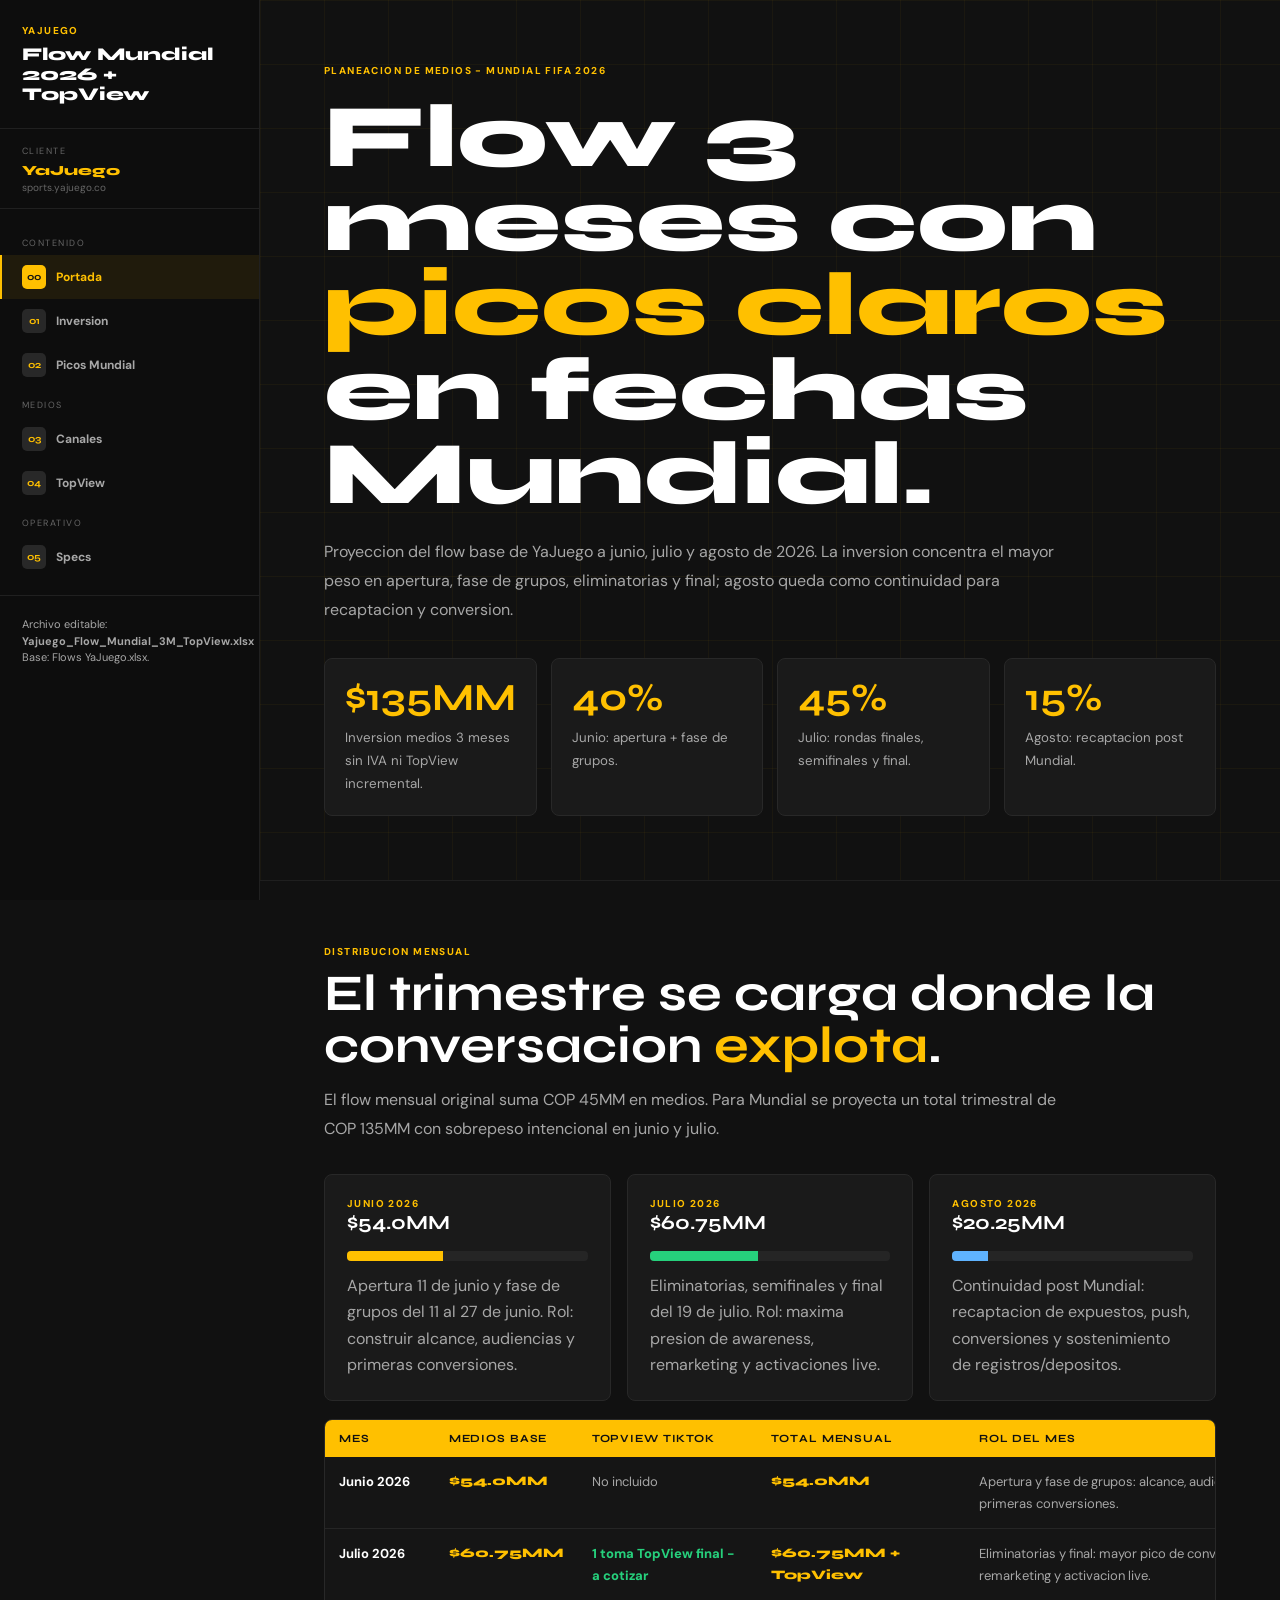
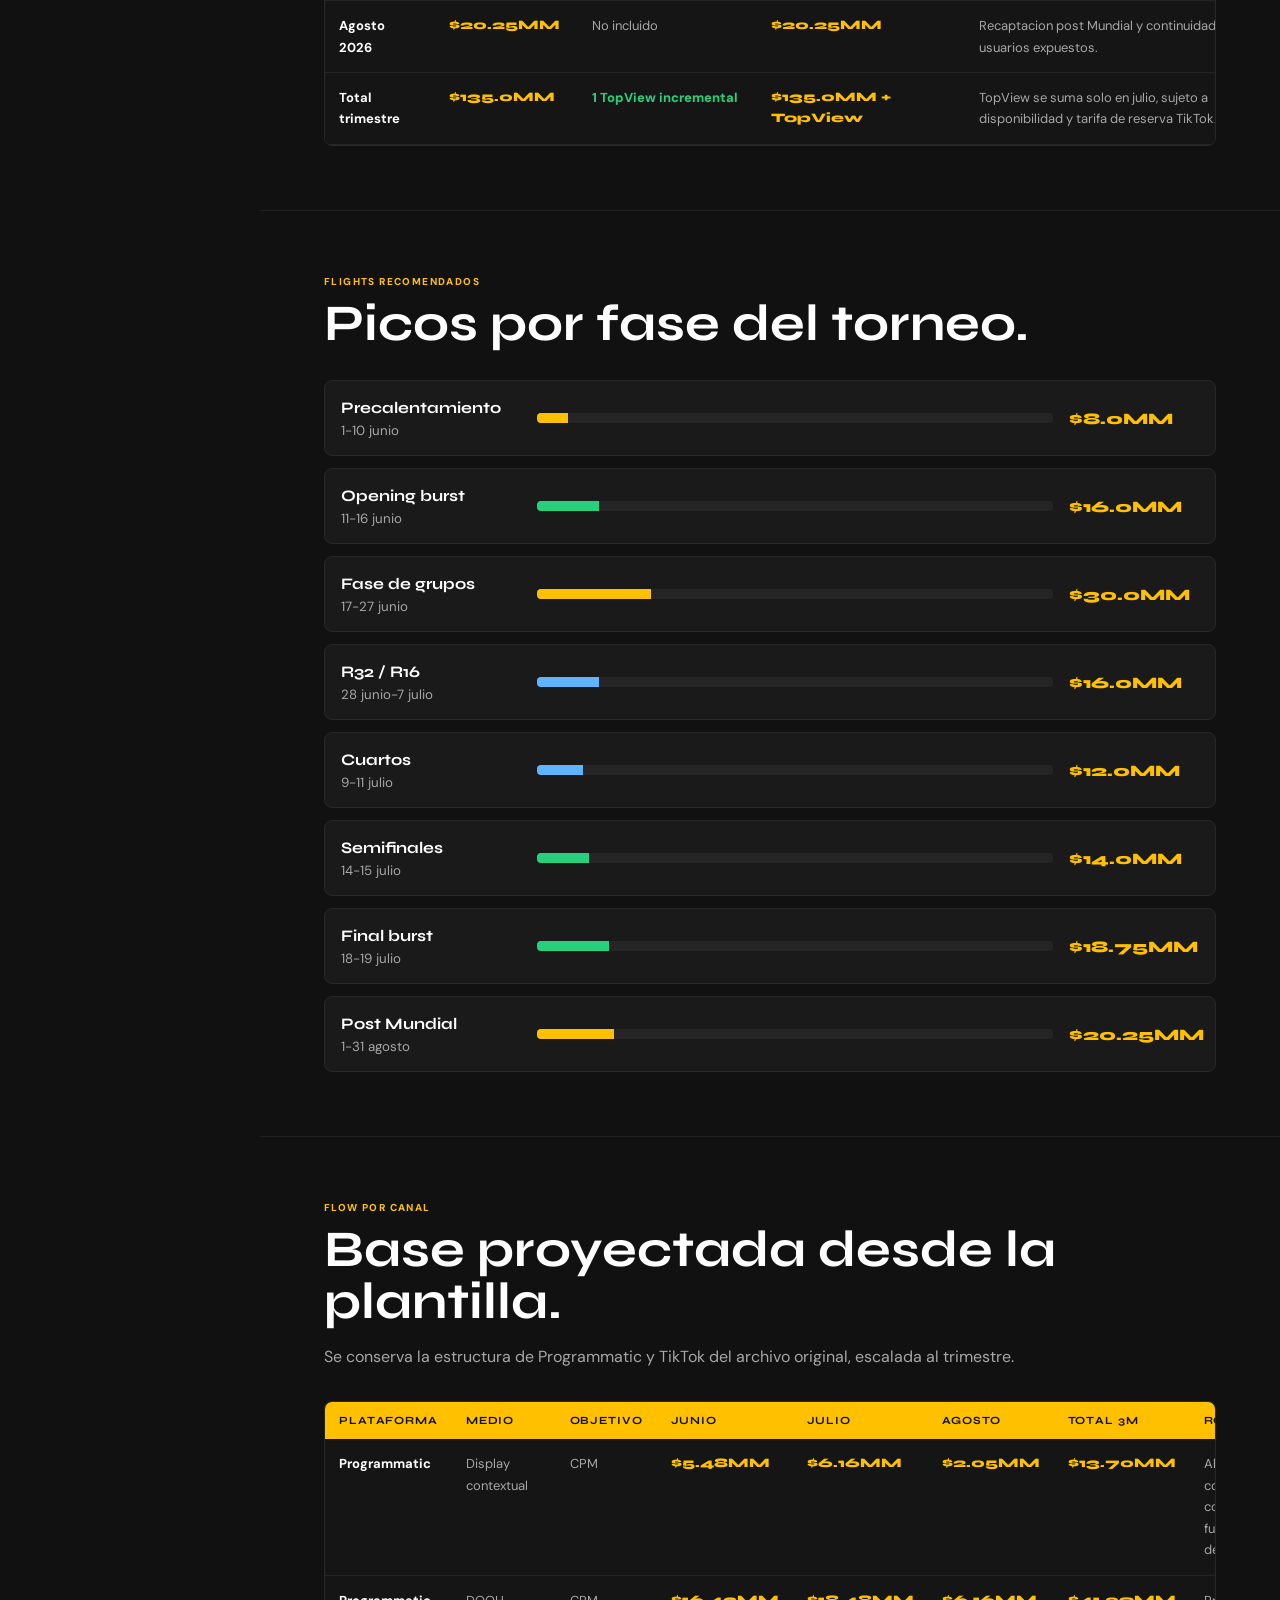
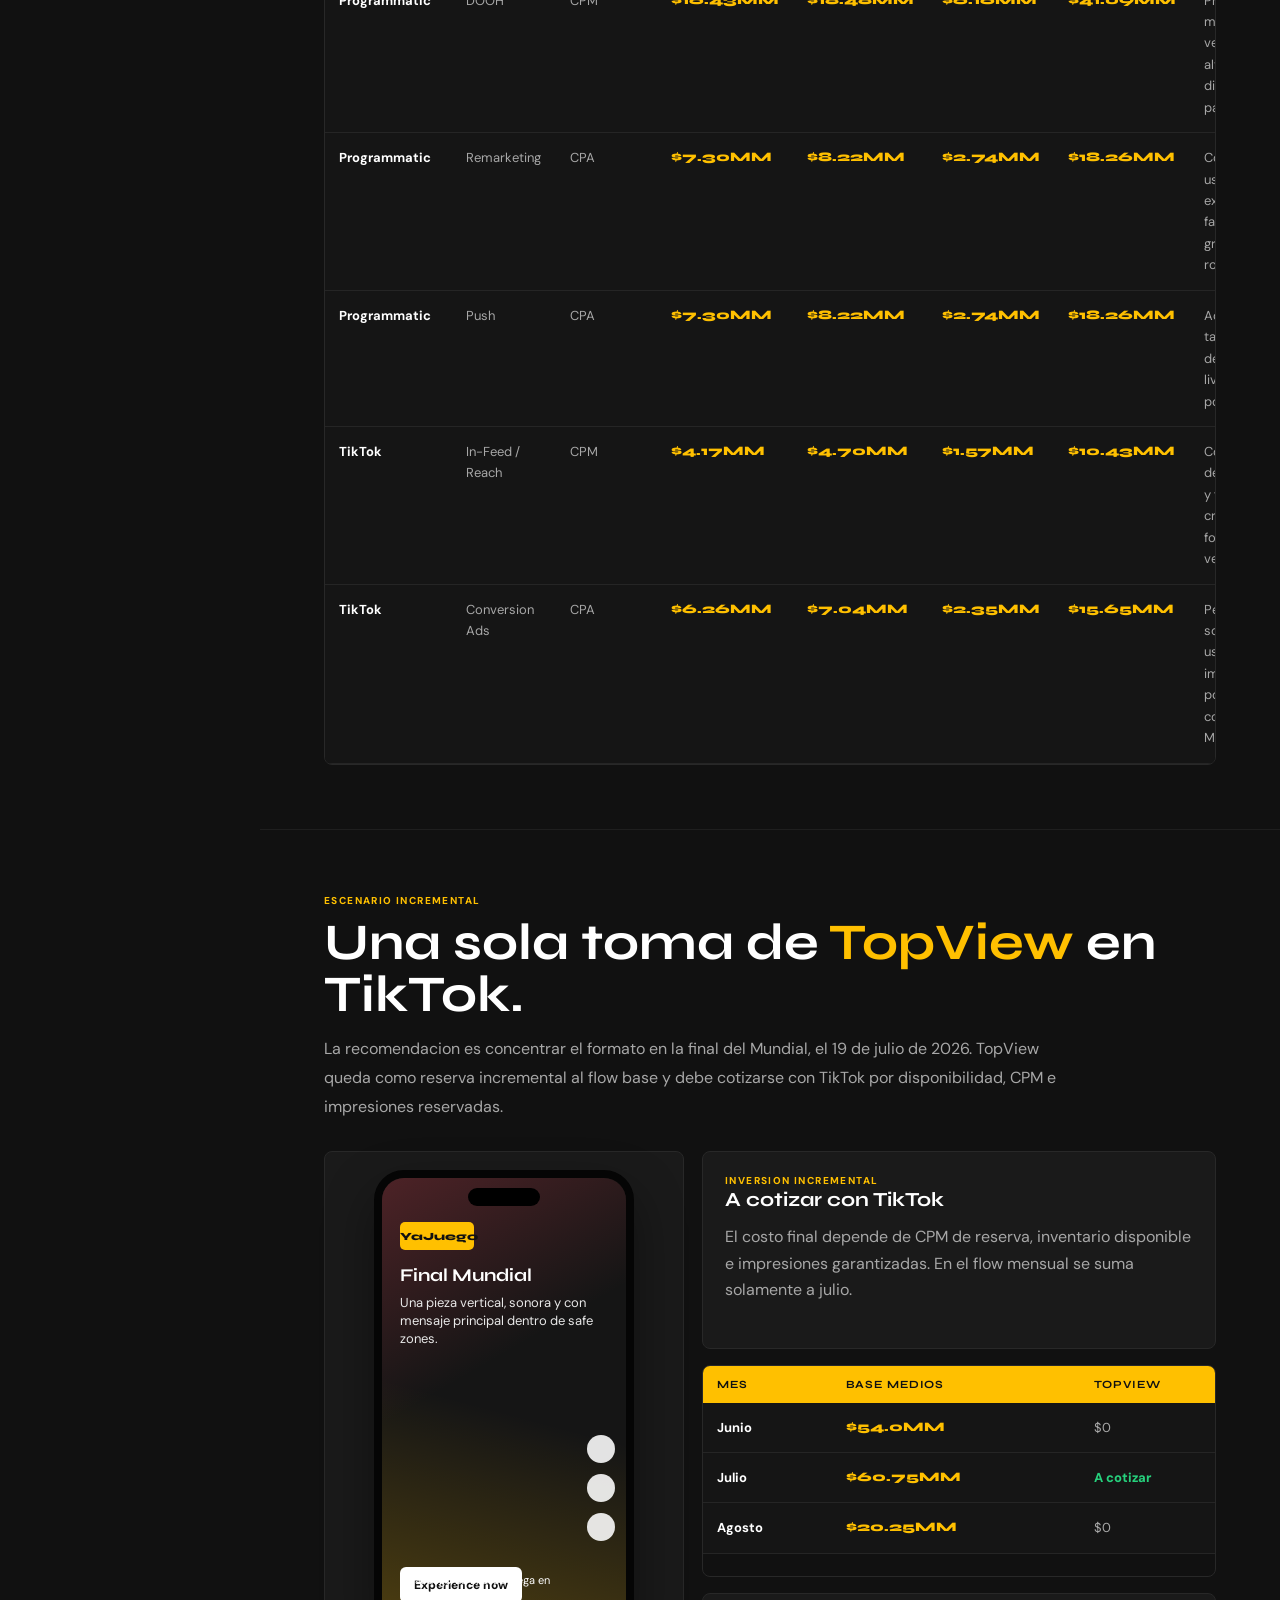
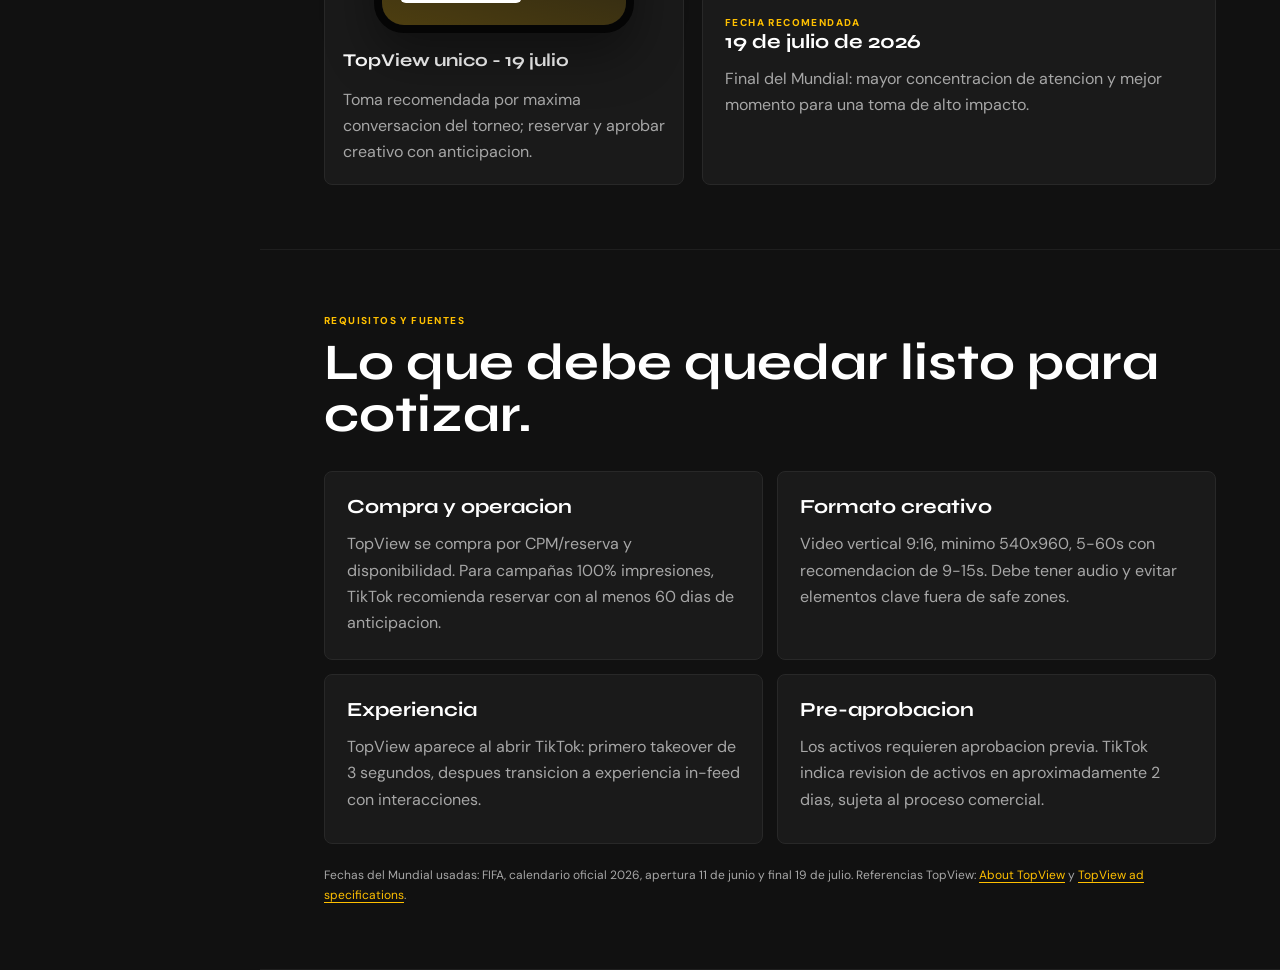
<file: FlowMundialTopView.html>
<!DOCTYPE html>
<html lang="es">
<head>
  <meta charset="UTF-8">
  <meta name="viewport" content="width=device-width, initial-scale=1.0">
  <title>YaJuego - Flow Mundial 2026 + TopView</title>
  <link rel="preconnect" href="https://fonts.googleapis.com">
  <link rel="preconnect" href="https://fonts.gstatic.com" crossorigin>
  <link href="https://fonts.googleapis.com/css2?family=Syne:wght@400;700;800&family=DM+Sans:wght@300;400;500;700&display=swap" rel="stylesheet">
  <link rel="stylesheet" href="assets/css/site.css">
  <style>
    :root {
      --y: #ffc000;
      --b: #111;
      --w: #fff;
      --p1: #1a1a1a;
      --p2: #282828;
      --muted: #a7a7a7;
      --line: #333;
      --green: #26d07c;
      --red: #ff4d5e;
      --blue: #5fb3ff;
      --side: 260px;
    }

    * { margin: 0; padding: 0; box-sizing: border-box; }
    html { scroll-behavior: smooth; }
    body {
      min-height: 100vh;
      background: var(--b);
      color: var(--w);
      font-family: "DM Sans", sans-serif;
      display: flex;
    }

    #sidebar {
      position: fixed;
      inset: 0 auto 0 0;
      width: var(--side);
      background: #0d0d0d;
      border-right: 1px solid #202020;
      overflow-y: auto;
      z-index: 20;
    }

    .sb-head {
      padding: 24px 22px;
      border-bottom: 1px solid #202020;
    }

    .sb-kicker,
    .ey,
    .label {
      color: var(--y);
      font-size: 10px;
      font-weight: 800;
      letter-spacing: .14em;
      text-transform: uppercase;
    }

    .sb-title {
      margin-top: 8px;
      font-family: "Syne", sans-serif;
      font-size: 18px;
      line-height: 1.1;
      font-weight: 800;
    }

    .sb-client {
      padding: 16px 22px 14px;
      border-bottom: 1px solid #202020;
    }

    .sb-client-label,
    .sb-section-label {
      color: #666;
      font-size: 9px;
      letter-spacing: .16em;
      text-transform: uppercase;
    }

    .sb-client-name {
      margin-top: 5px;
      color: var(--y);
      font-family: "Syne", sans-serif;
      font-size: 14px;
      font-weight: 800;
    }

    .sb-client-url {
      margin-top: 2px;
      color: #666;
      font-size: 10px;
    }

    .sb-nav { padding: 16px 0; }
    .sb-section-label { padding: 12px 22px 6px; }
    .sb-item {
      display: grid;
      grid-template-columns: 24px 1fr;
      gap: 10px;
      align-items: center;
      padding: 10px 22px;
      color: var(--muted);
      text-decoration: none;
      font-size: 12px;
      font-weight: 700;
      position: relative;
    }

    .sb-item:hover { background: rgba(255, 192, 0, .08); color: var(--w); }
    .sb-item.active { background: rgba(255, 192, 0, .08); color: var(--y); }
    .sb-item.active::before {
      content: "";
      position: absolute;
      left: 0;
      top: 0;
      bottom: 0;
      width: 2px;
      background: var(--y);
    }

    .sb-num {
      width: 24px;
      height: 24px;
      border-radius: 5px;
      background: var(--p2);
      color: var(--y);
      display: grid;
      place-items: center;
      font-family: "Syne", sans-serif;
      font-size: 10px;
    }

    .sb-item.active .sb-num {
      background: var(--y);
      color: var(--b);
    }

    .sb-foot {
      padding: 20px 22px;
      border-top: 1px solid #202020;
      color: var(--muted);
      font-size: 11px;
      line-height: 1.5;
    }

    main {
      width: calc(100% - var(--side));
      margin-left: var(--side);
    }

    section {
      padding: 64px min(5vw, 64px);
      border-bottom: 1px solid #1f1f1f;
    }

    .hero {
      min-height: 92vh;
      display: grid;
      align-content: end;
      background:
        linear-gradient(rgba(255, 192, 0, .045) 1px, transparent 1px),
        linear-gradient(90deg, rgba(255, 192, 0, .045) 1px, transparent 1px),
        #111;
      background-size: 64px 64px;
    }

    h1 {
      max-width: 960px;
      margin: 18px 0 22px;
      font-family: "Syne", sans-serif;
      font-size: clamp(42px, 7vw, 92px);
      line-height: .94;
      font-weight: 800;
      letter-spacing: 0;
    }

    h1 span,
    h2 span { color: var(--y); }

    .lead {
      max-width: 760px;
      color: var(--muted);
      font-size: 16px;
      line-height: 1.8;
    }

    .hero-metrics,
    .kpis {
      display: grid;
      grid-template-columns: repeat(4, minmax(0, 1fr));
      gap: 14px;
      margin-top: 34px;
    }

    .metric,
    .panel,
    .phone-card {
      background: var(--p1);
      border: 1px solid var(--p2);
      border-radius: 8px;
    }

    .metric { padding: 20px; }
    .metric strong {
      display: block;
      color: var(--y);
      font-family: "Syne", sans-serif;
      font-size: clamp(24px, 3vw, 42px);
      line-height: 1;
      margin-bottom: 8px;
    }

    .metric small,
    .panel p,
    .source,
    td,
    .note {
      color: var(--muted);
      line-height: 1.65;
    }

    h2 {
      font-family: "Syne", sans-serif;
      font-size: clamp(30px, 4vw, 52px);
      line-height: 1.02;
      letter-spacing: 0;
      margin: 10px 0 14px;
    }

    .section-head {
      max-width: 860px;
      margin-bottom: 30px;
    }

    .grid-3 {
      display: grid;
      grid-template-columns: repeat(3, minmax(0, 1fr));
      gap: 16px;
    }

    .panel {
      padding: 22px;
      min-height: 170px;
    }

    .panel h3 {
      font-family: "Syne", sans-serif;
      font-size: 20px;
      margin-bottom: 12px;
      letter-spacing: 0;
    }

    .bar {
      height: 10px;
      margin: 16px 0 12px;
      border-radius: 4px;
      background: #252525;
      overflow: hidden;
    }

    .fill { height: 100%; background: var(--y); }
    .fill.green { background: var(--green); }
    .fill.blue { background: var(--blue); }

    .table-wrap {
      overflow-x: auto;
      border: 1px solid var(--p2);
      border-radius: 8px;
    }

    table {
      width: 100%;
      min-width: 980px;
      border-collapse: collapse;
      background: #151515;
    }

    th {
      background: var(--y);
      color: var(--b);
      padding: 12px 14px;
      text-align: left;
      font-family: "Syne", sans-serif;
      font-size: 11px;
      text-transform: uppercase;
      letter-spacing: .08em;
    }

    td {
      padding: 14px;
      border-bottom: 1px solid #252525;
      font-size: 13px;
      vertical-align: top;
    }

    td strong { color: var(--w); }
    .money { color: var(--y); font-family: "Syne", sans-serif; font-weight: 800; }
    .peak { color: var(--green); font-weight: 800; }

    .timeline {
      display: grid;
      grid-template-columns: 1fr;
      gap: 12px;
    }

    .flight {
      display: grid;
      grid-template-columns: 180px 1fr 130px;
      gap: 16px;
      align-items: center;
      padding: 16px;
      background: var(--p1);
      border: 1px solid var(--p2);
      border-radius: 8px;
    }

    .flight strong {
      font-family: "Syne", sans-serif;
      color: var(--w);
    }

    .flight .bar { margin: 0; }
    .flight small { color: var(--muted); display: block; margin-top: 4px; }

    .topview-grid {
      display: grid;
      grid-template-columns: minmax(280px, 360px) 1fr;
      gap: 18px;
      align-items: stretch;
    }

    .topview-detail {
      display: grid;
      gap: 16px;
    }

    .phone-card {
      padding: 18px;
      display: grid;
      gap: 16px;
    }

    .phone {
      width: min(100%, 260px);
      aspect-ratio: 9 / 16;
      margin: 0 auto;
      border: 8px solid #050505;
      border-radius: 30px;
      background: #101010;
      overflow: hidden;
      position: relative;
      box-shadow: 0 22px 50px rgba(0, 0, 0, .38);
    }

    .phone::before {
      content: "";
      position: absolute;
      top: 10px;
      left: 50%;
      width: 72px;
      height: 18px;
      transform: translateX(-50%);
      border-radius: 20px;
      background: #000;
      z-index: 4;
    }

    .creative {
      position: absolute;
      inset: 0;
      display: flex;
      flex-direction: column;
      justify-content: space-between;
      padding: 44px 18px 22px;
      background:
        linear-gradient(150deg, rgba(255, 192, 0, .28), transparent 42%),
        linear-gradient(15deg, rgba(38, 208, 124, .25), transparent 48%),
        #151515;
    }

    .creative.final {
      background:
        linear-gradient(150deg, rgba(255, 77, 94, .24), transparent 42%),
        linear-gradient(15deg, rgba(255, 192, 0, .24), transparent 48%),
        #151515;
    }

    .creative.semi {
      background:
        linear-gradient(150deg, rgba(95, 179, 255, .24), transparent 42%),
        linear-gradient(15deg, rgba(255, 192, 0, .23), transparent 48%),
        #151515;
    }

    .phone-logo {
      width: 74px;
      height: 28px;
      display: grid;
      place-items: center;
      border-radius: 5px;
      background: var(--y);
      color: var(--b);
      font-family: "Syne", sans-serif;
      font-size: 11px;
      font-weight: 800;
    }

    .creative h3 {
      font-family: "Syne", sans-serif;
      font-size: 30px;
      line-height: 1;
      letter-spacing: 0;
      margin-top: 16px;
    }

    .creative p {
      color: #e8e8e8;
      font-size: 13px;
      line-height: 1.35;
      margin-top: 10px;
    }

    .cta {
      align-self: flex-start;
      padding: 10px 14px;
      border-radius: 6px;
      background: var(--w);
      color: var(--b);
      font-weight: 800;
      font-size: 12px;
    }

    .ui-rail {
      position: absolute;
      right: 11px;
      bottom: 84px;
      display: grid;
      gap: 11px;
      z-index: 3;
    }

    .dot {
      width: 28px;
      height: 28px;
      border-radius: 50%;
      background: rgba(255,255,255,.88);
    }

    .caption {
      position: absolute;
      left: 18px;
      right: 54px;
      bottom: 22px;
      color: #fff;
      font-size: 11px;
      line-height: 1.35;
    }

    .takeover {
      position: absolute;
      inset: 0;
      display: grid;
      place-items: center;
      background: rgba(0,0,0,.78);
      color: var(--y);
      font-family: "Syne", sans-serif;
      font-weight: 800;
      font-size: 13px;
      letter-spacing: .08em;
      text-align: center;
      padding: 30px;
      z-index: 5;
    }

    .phone-card h3 {
      font-family: "Syne", sans-serif;
      font-size: 18px;
    }

    .spec-list {
      display: grid;
      grid-template-columns: repeat(2, minmax(0, 1fr));
      gap: 14px;
    }

    .source {
      margin-top: 22px;
      font-size: 12px;
    }

    .source a { color: var(--y); }

    @media (max-width: 980px) {
      body { display: block; }
      #sidebar { position: static; width: 100%; }
      .sb-nav { display: grid; grid-template-columns: repeat(2, minmax(0, 1fr)); }
      .sb-section-label { display: none; }
      main { width: 100%; margin-left: 0; }
      .hero-metrics, .kpis, .grid-3, .topview-grid, .spec-list { grid-template-columns: 1fr; }
      .flight { grid-template-columns: 1fr; }
    }

    @media (max-width: 620px) {
      section { padding: 42px 22px; }
      .sb-nav { grid-template-columns: 1fr; }
      .hero { min-height: auto; padding-top: 86px; }
    }
  </style>
</head>
<body>
  <aside id="sidebar">
    <div class="sb-head">
      <div class="sb-kicker">YaJuego</div>
      <div class="sb-title">Flow Mundial 2026 + TopView</div>
    </div>
    <div class="sb-client">
      <div class="sb-client-label">Cliente</div>
      <div class="sb-client-name">YaJuego</div>
      <div class="sb-client-url">sports.yajuego.co</div>
    </div>
    <nav class="sb-nav" aria-label="Indice del flow">
      <div class="sb-section-label">Contenido</div>
      <a class="sb-item active" href="#resumen"><span class="sb-num">00</span>Portada</a>
      <a class="sb-item" href="#inversion"><span class="sb-num">01</span>Inversion</a>
      <a class="sb-item" href="#picos"><span class="sb-num">02</span>Picos Mundial</a>
      <div class="sb-section-label">Medios</div>
      <a class="sb-item" href="#canales"><span class="sb-num">03</span>Canales</a>
      <a class="sb-item" href="#topview"><span class="sb-num">04</span>TopView</a>
      <div class="sb-section-label">Operativo</div>
      <a class="sb-item" href="#specs"><span class="sb-num">05</span>Specs</a>
    </nav>
    <div class="sb-foot">
      Archivo editable: <strong>Yajuego_Flow_Mundial_3M_TopView.xlsx</strong><br>
      Base: Flows YaJuego.xlsx.
    </div>
  </aside>

  <main>
    <section class="hero" id="resumen">
      <div class="ey">Planeacion de medios - Mundial FIFA 2026</div>
      <h1>Flow 3 meses con <span>picos claros</span> en fechas Mundial.</h1>
      <p class="lead">
        Proyeccion del flow base de YaJuego a junio, julio y agosto de 2026. La inversion concentra el mayor peso en
        apertura, fase de grupos, eliminatorias y final; agosto queda como continuidad para recaptacion y conversion.
      </p>
      <div class="hero-metrics">
        <div class="metric"><strong>$135MM</strong><small>Inversion medios 3 meses sin IVA ni TopView incremental.</small></div>
        <div class="metric"><strong>40%</strong><small>Junio: apertura + fase de grupos.</small></div>
        <div class="metric"><strong>45%</strong><small>Julio: rondas finales, semifinales y final.</small></div>
        <div class="metric"><strong>15%</strong><small>Agosto: recaptacion post Mundial.</small></div>
      </div>
    </section>

    <section id="inversion">
      <div class="section-head">
        <div class="ey">Distribucion mensual</div>
        <h2>El trimestre se carga donde la conversacion <span>explota</span>.</h2>
        <p class="lead">
          El flow mensual original suma COP 45MM en medios. Para Mundial se proyecta un total trimestral de COP 135MM
          con sobrepeso intencional en junio y julio.
        </p>
      </div>
      <div class="grid-3">
        <article class="panel">
          <div class="label">Junio 2026</div>
          <h3>$54.0MM</h3>
          <div class="bar"><div class="fill" style="width: 40%"></div></div>
          <p>Apertura 11 de junio y fase de grupos del 11 al 27 de junio. Rol: construir alcance, audiencias y primeras conversiones.</p>
        </article>
        <article class="panel">
          <div class="label">Julio 2026</div>
          <h3>$60.75MM</h3>
          <div class="bar"><div class="fill green" style="width: 45%"></div></div>
          <p>Eliminatorias, semifinales y final del 19 de julio. Rol: maxima presion de awareness, remarketing y activaciones live.</p>
        </article>
        <article class="panel">
          <div class="label">Agosto 2026</div>
          <h3>$20.25MM</h3>
          <div class="bar"><div class="fill blue" style="width: 15%"></div></div>
          <p>Continuidad post Mundial: recaptacion de expuestos, push, conversiones y sostenimiento de registros/depositos.</p>
        </article>
      </div>
      <div class="table-wrap" style="margin-top: 18px;">
        <table>
          <thead>
            <tr>
              <th>Mes</th>
              <th>Medios base</th>
              <th>TopView TikTok</th>
              <th>Total mensual</th>
              <th>Rol del mes</th>
            </tr>
          </thead>
          <tbody>
            <tr>
              <td><strong>Junio 2026</strong></td>
              <td class="money">$54.0MM</td>
              <td>No incluido</td>
              <td class="money">$54.0MM</td>
              <td>Apertura y fase de grupos: alcance, audiencias y primeras conversiones.</td>
            </tr>
            <tr>
              <td><strong>Julio 2026</strong></td>
              <td class="money">$60.75MM</td>
              <td class="peak">1 toma TopView final - a cotizar</td>
              <td class="money">$60.75MM + TopView</td>
              <td>Eliminatorias y final: mayor pico de conversacion, remarketing y activacion live.</td>
            </tr>
            <tr>
              <td><strong>Agosto 2026</strong></td>
              <td class="money">$20.25MM</td>
              <td>No incluido</td>
              <td class="money">$20.25MM</td>
              <td>Recaptacion post Mundial y continuidad sobre usuarios expuestos.</td>
            </tr>
            <tr>
              <td><strong>Total trimestre</strong></td>
              <td class="money">$135.0MM</td>
              <td class="peak">1 TopView incremental</td>
              <td class="money">$135.0MM + TopView</td>
              <td>TopView se suma solo en julio, sujeto a disponibilidad y tarifa de reserva TikTok.</td>
            </tr>
          </tbody>
        </table>
      </div>
    </section>

    <section id="picos">
      <div class="section-head">
        <div class="ey">Flights recomendados</div>
        <h2>Picos por fase del torneo.</h2>
      </div>
      <div class="timeline">
        <div class="flight"><div><strong>Precalentamiento</strong><small>1-10 junio</small></div><div class="bar"><div class="fill" style="width: 6%"></div></div><div class="money">$8.0MM</div></div>
        <div class="flight"><div><strong>Opening burst</strong><small>11-16 junio</small></div><div class="bar"><div class="fill green" style="width: 12%"></div></div><div class="money">$16.0MM</div></div>
        <div class="flight"><div><strong>Fase de grupos</strong><small>17-27 junio</small></div><div class="bar"><div class="fill" style="width: 22%"></div></div><div class="money">$30.0MM</div></div>
        <div class="flight"><div><strong>R32 / R16</strong><small>28 junio-7 julio</small></div><div class="bar"><div class="fill blue" style="width: 12%"></div></div><div class="money">$16.0MM</div></div>
        <div class="flight"><div><strong>Cuartos</strong><small>9-11 julio</small></div><div class="bar"><div class="fill blue" style="width: 9%"></div></div><div class="money">$12.0MM</div></div>
        <div class="flight"><div><strong>Semifinales</strong><small>14-15 julio</small></div><div class="bar"><div class="fill green" style="width: 10%"></div></div><div class="money">$14.0MM</div></div>
        <div class="flight"><div><strong>Final burst</strong><small>18-19 julio</small></div><div class="bar"><div class="fill green" style="width: 14%"></div></div><div class="money">$18.75MM</div></div>
        <div class="flight"><div><strong>Post Mundial</strong><small>1-31 agosto</small></div><div class="bar"><div class="fill" style="width: 15%"></div></div><div class="money">$20.25MM</div></div>
      </div>
    </section>

    <section id="canales">
      <div class="section-head">
        <div class="ey">Flow por canal</div>
        <h2>Base proyectada desde la plantilla.</h2>
        <p class="lead">Se conserva la estructura de Programmatic y TikTok del archivo original, escalada al trimestre.</p>
      </div>
      <div class="table-wrap">
        <table>
          <thead>
            <tr>
              <th>Plataforma</th>
              <th>Medio</th>
              <th>Objetivo</th>
              <th>Junio</th>
              <th>Julio</th>
              <th>Agosto</th>
              <th>Total 3M</th>
              <th>Rol</th>
            </tr>
          </thead>
          <tbody>
            <tr><td><strong>Programmatic</strong></td><td>Display contextual</td><td>CPM</td><td class="money">$5.48MM</td><td class="money">$6.16MM</td><td class="money">$2.05MM</td><td class="money">$13.70MM</td><td>Alcance contextual en contenido futbolero y deportivo.</td></tr>
            <tr><td><strong>Programmatic</strong></td><td>DOOH</td><td>CPM</td><td class="money">$16.43MM</td><td class="money">$18.48MM</td><td class="money">$6.16MM</td><td class="money">$41.09MM</td><td>Presencia masiva en ventanas de alto trafico y dias de partido.</td></tr>
            <tr><td><strong>Programmatic</strong></td><td>Remarketing</td><td>CPA</td><td class="money">$7.30MM</td><td class="money">$8.22MM</td><td class="money">$2.74MM</td><td class="money">$18.26MM</td><td>Convertir usuarios expuestos por fase de grupos y rondas finales.</td></tr>
            <tr><td><strong>Programmatic</strong></td><td>Push</td><td>CPA</td><td class="money">$7.30MM</td><td class="money">$8.22MM</td><td class="money">$2.74MM</td><td class="money">$18.26MM</td><td>Activaciones tacticas antes de partidos, live windows y postpartido.</td></tr>
            <tr><td><strong>TikTok</strong></td><td>In-Feed / Reach</td><td>CPM</td><td class="money">$4.17MM</td><td class="money">$4.70MM</td><td class="money">$1.57MM</td><td class="money">$10.43MM</td><td>Construccion de audiencias y frecuencia creativa en formato vertical.</td></tr>
            <tr><td><strong>TikTok</strong></td><td>Conversion Ads</td><td>CPA</td><td class="money">$6.26MM</td><td class="money">$7.04MM</td><td class="money">$2.35MM</td><td class="money">$15.65MM</td><td>Performance sobre usuarios impactados por bursts y contenidos Mundial.</td></tr>
          </tbody>
        </table>
      </div>
    </section>

    <section id="topview">
      <div class="section-head">
        <div class="ey">Escenario incremental</div>
        <h2>Una sola toma de <span>TopView</span> en TikTok.</h2>
        <p class="lead">
          La recomendacion es concentrar el formato en la final del Mundial, el 19 de julio de 2026. TopView queda como
          reserva incremental al flow base y debe cotizarse con TikTok por disponibilidad, CPM e impresiones reservadas.
        </p>
      </div>
      <div class="topview-grid">
        <article class="phone-card">
          <div class="phone">
            <div class="creative final">
              <div>
                <div class="phone-logo">YaJuego</div>
                <h3>Final Mundial</h3>
                <p>Una pieza vertical, sonora y con mensaje principal dentro de safe zones.</p>
              </div>
              <div class="cta">Experience now</div>
            </div>
            <div class="ui-rail"><div class="dot"></div><div class="dot"></div><div class="dot"></div></div>
            <div class="caption">@YaJuego La final se juega en mobile.</div>
          </div>
          <h3>TopView unico - 19 julio</h3>
          <p class="note">Toma recomendada por maxima conversacion del torneo; reservar y aprobar creativo con anticipacion.</p>
        </article>
        <div class="topview-detail">
          <article class="panel">
            <div class="label">Inversion incremental</div>
            <h3>A cotizar con TikTok</h3>
            <p>El costo final depende de CPM de reserva, inventario disponible e impresiones garantizadas. En el flow mensual se suma solamente a julio.</p>
          </article>
          <div class="table-wrap">
            <table>
              <thead>
                <tr>
                  <th>Mes</th>
                  <th>Base medios</th>
                  <th>TopView</th>
                  <th>Total con escenario</th>
                </tr>
              </thead>
              <tbody>
                <tr><td><strong>Junio</strong></td><td class="money">$54.0MM</td><td>$0</td><td class="money">$54.0MM</td></tr>
                <tr><td><strong>Julio</strong></td><td class="money">$60.75MM</td><td class="peak">A cotizar</td><td class="money">$60.75MM + TopView</td></tr>
                <tr><td><strong>Agosto</strong></td><td class="money">$20.25MM</td><td>$0</td><td class="money">$20.25MM</td></tr>
              </tbody>
            </table>
          </div>
          <article class="panel">
            <div class="label">Fecha recomendada</div>
            <h3>19 de julio de 2026</h3>
            <p>Final del Mundial: mayor concentracion de atencion y mejor momento para una toma de alto impacto.</p>
          </article>
        </div>
      </div>
    </section>

    <section id="specs">
      <div class="section-head">
        <div class="ey">Requisitos y fuentes</div>
        <h2>Lo que debe quedar listo para cotizar.</h2>
      </div>
      <div class="spec-list">
        <article class="panel">
          <h3>Compra y operacion</h3>
          <p>TopView se compra por CPM/reserva y disponibilidad. Para campañas 100% impresiones, TikTok recomienda reservar con al menos 60 dias de anticipacion.</p>
        </article>
        <article class="panel">
          <h3>Formato creativo</h3>
          <p>Video vertical 9:16, minimo 540x960, 5-60s con recomendacion de 9-15s. Debe tener audio y evitar elementos clave fuera de safe zones.</p>
        </article>
        <article class="panel">
          <h3>Experiencia</h3>
          <p>TopView aparece al abrir TikTok: primero takeover de 3 segundos, despues transicion a experiencia in-feed con interacciones.</p>
        </article>
        <article class="panel">
          <h3>Pre-aprobacion</h3>
          <p>Los activos requieren aprobacion previa. TikTok indica revision de activos en aproximadamente 2 dias, sujeta al proceso comercial.</p>
        </article>
      </div>
      <p class="source">
        Fechas del Mundial usadas: FIFA, calendario oficial 2026, apertura 11 de junio y final 19 de julio.
        Referencias TopView: <a href="https://ads.tiktok.com/help/article/about-topview?lang=en" target="_blank" rel="noreferrer">About TopView</a> y
        <a href="https://ads.tiktok.com/help/article/tiktok-reservation-topview?lang=en" target="_blank" rel="noreferrer">TopView ad specifications</a>.
      </p>
    </section>
  </main>
  <script>
    const sections = document.querySelectorAll("main section[id]");
    const navItems = document.querySelectorAll(".sb-item");

    const setActiveItem = () => {
      let current = "resumen";
      sections.forEach((section) => {
        const box = section.getBoundingClientRect();
        if (box.top <= 130) current = section.id;
      });

      navItems.forEach((item) => {
        item.classList.toggle("active", item.getAttribute("href") === `#${current}`);
      });
    };

    window.addEventListener("scroll", setActiveItem, { passive: true });
    setActiveItem();
  </script>
</body>
</html>
</file>
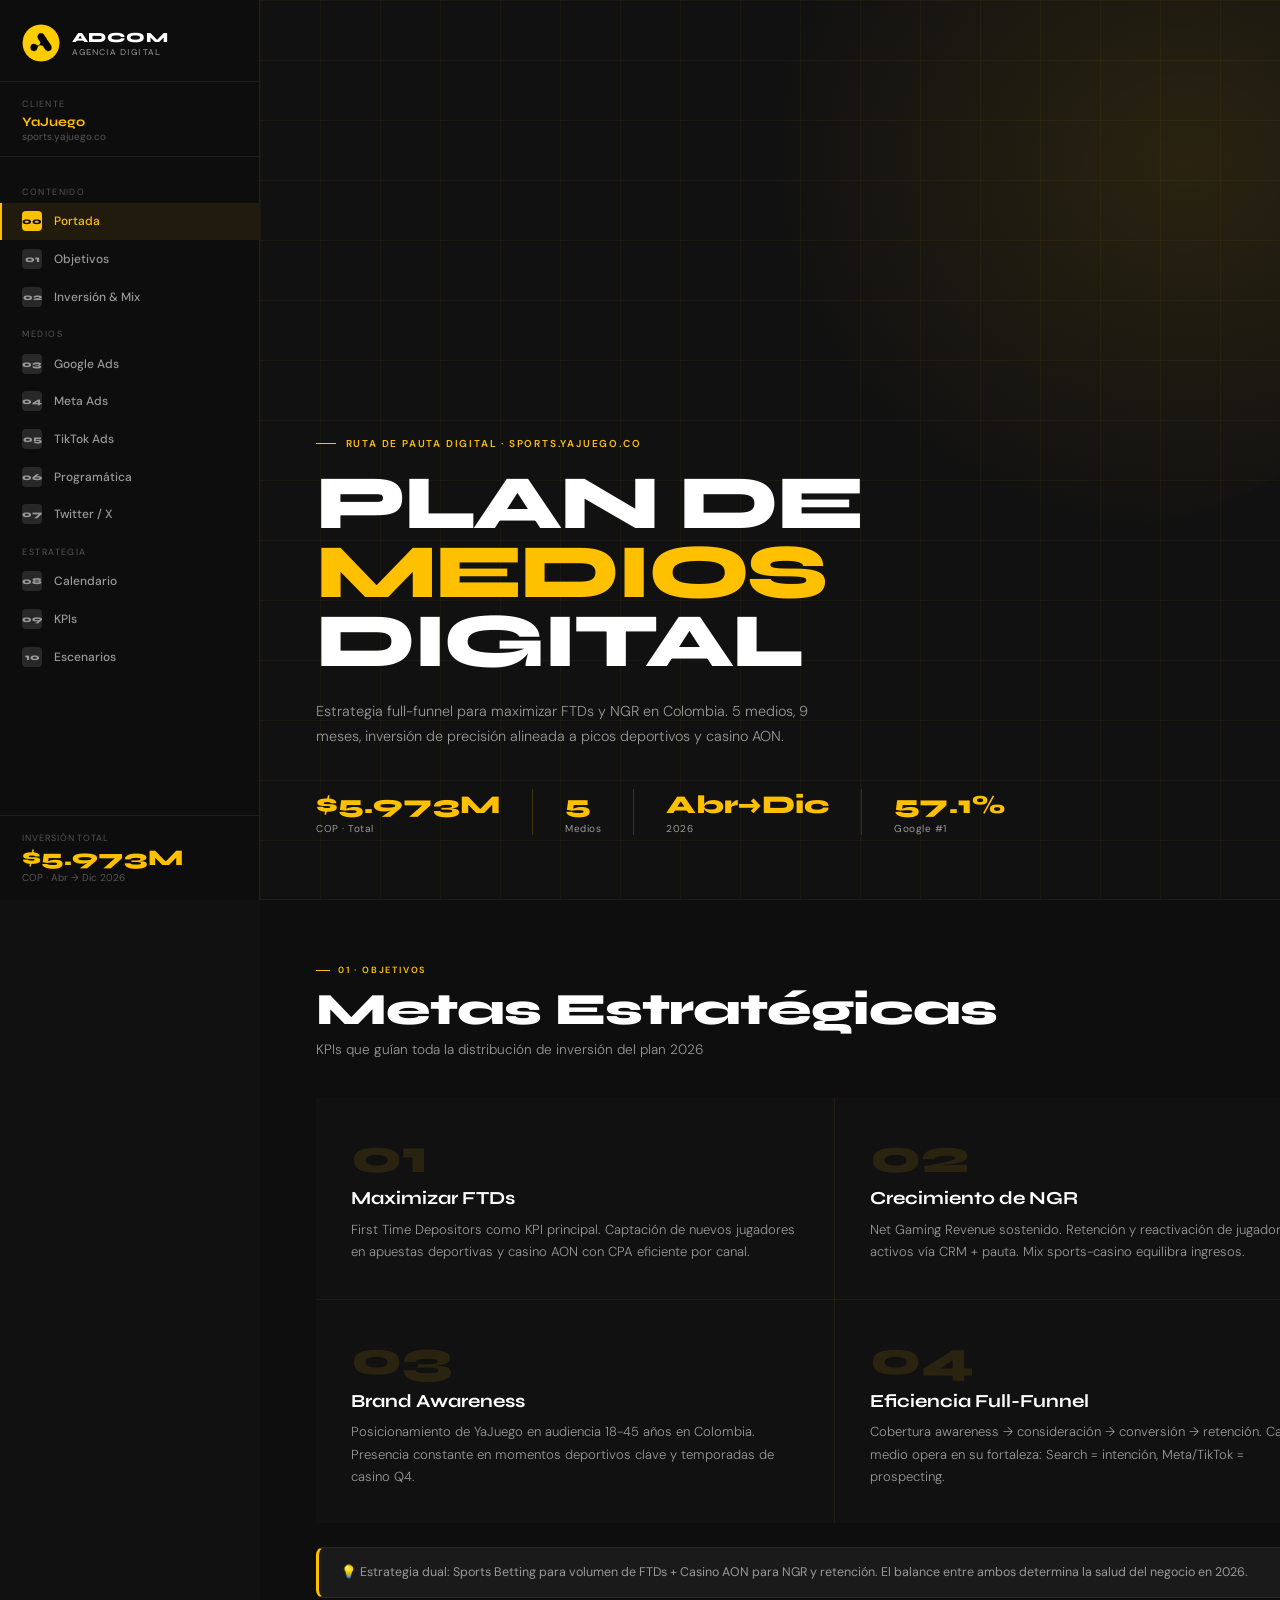
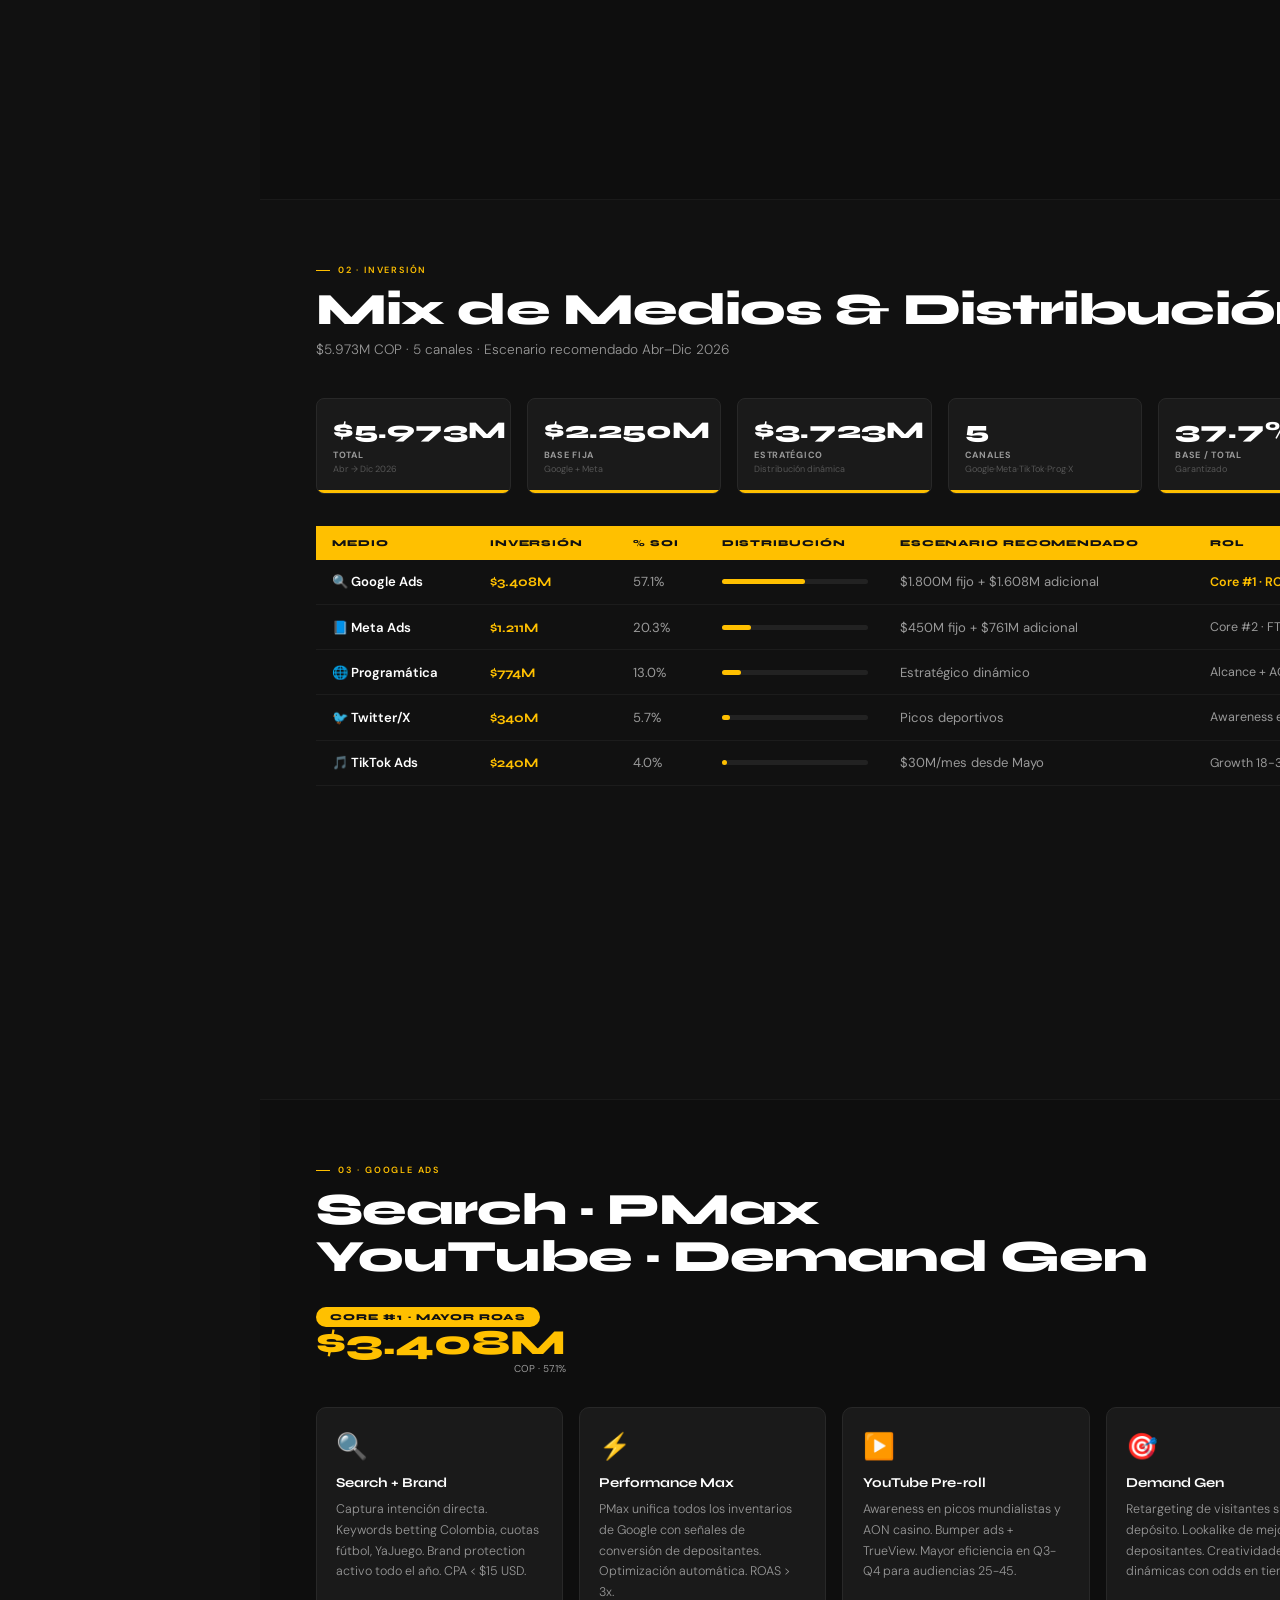
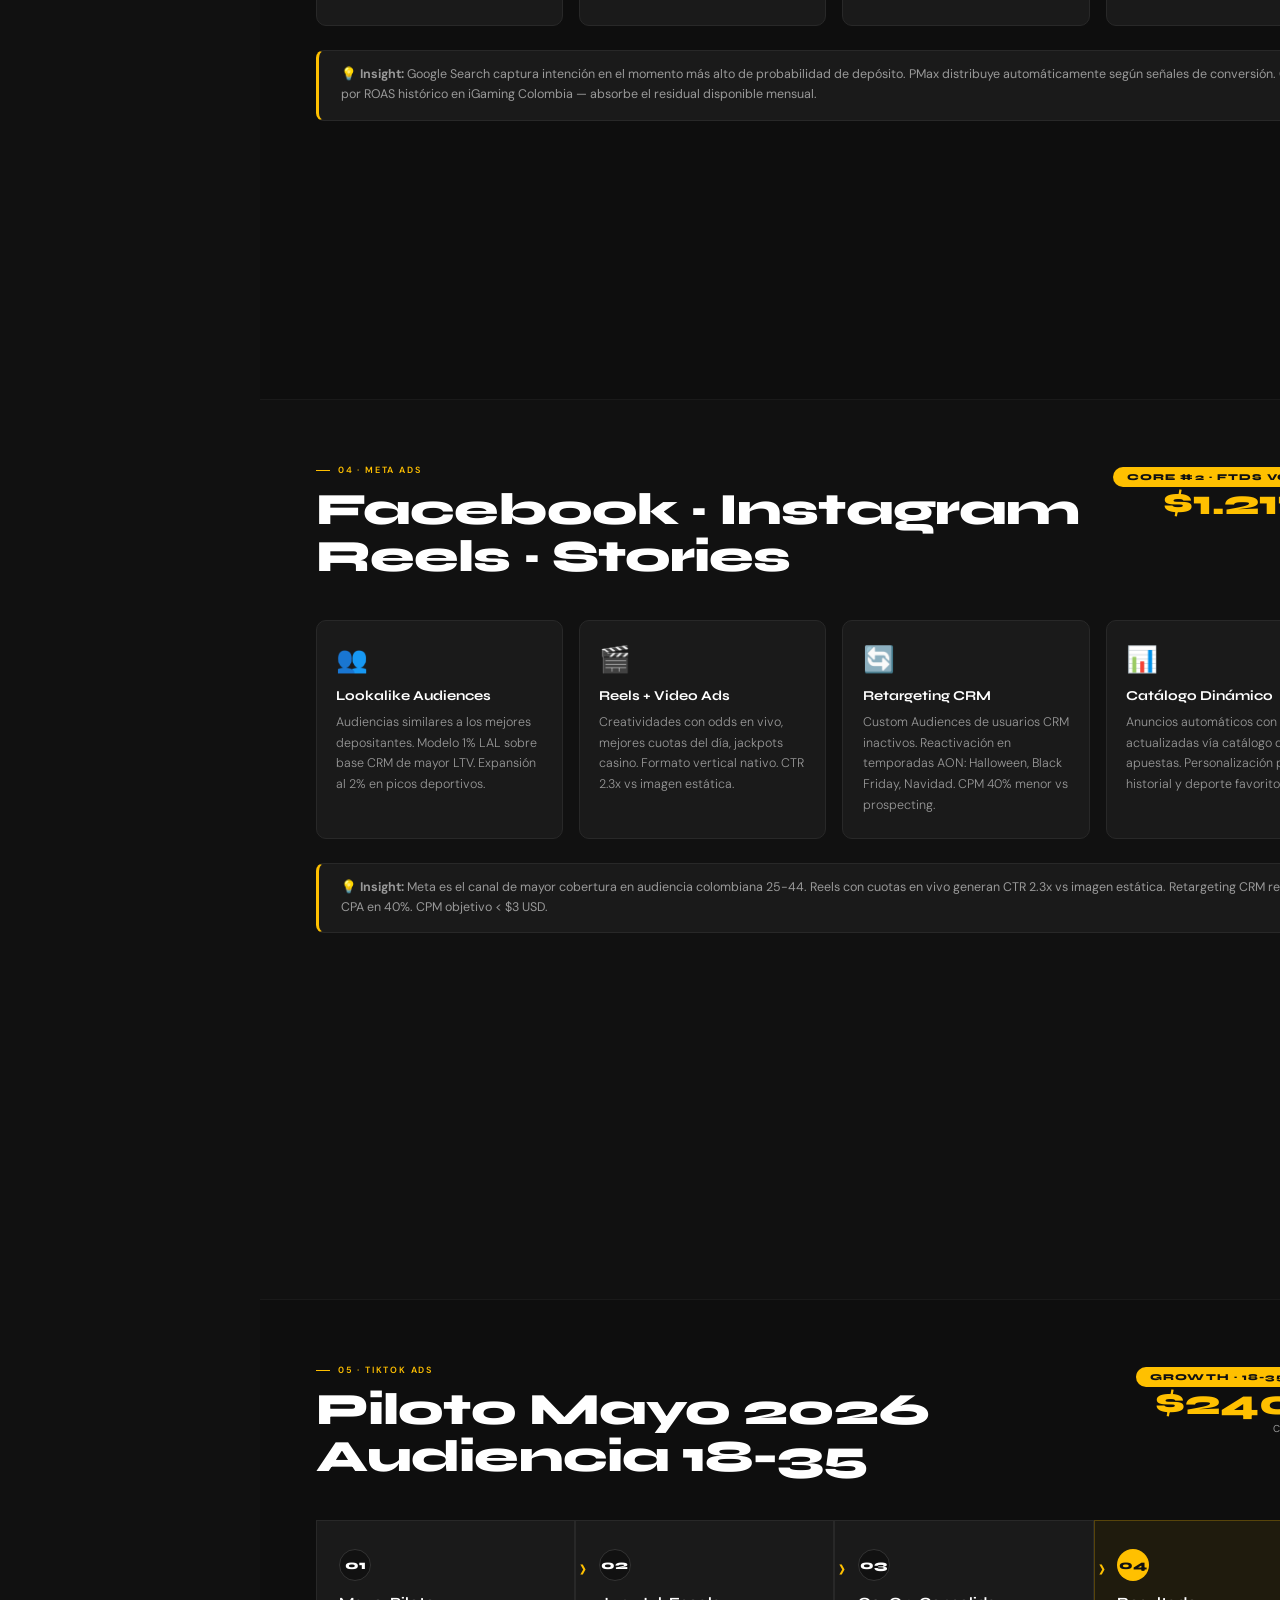
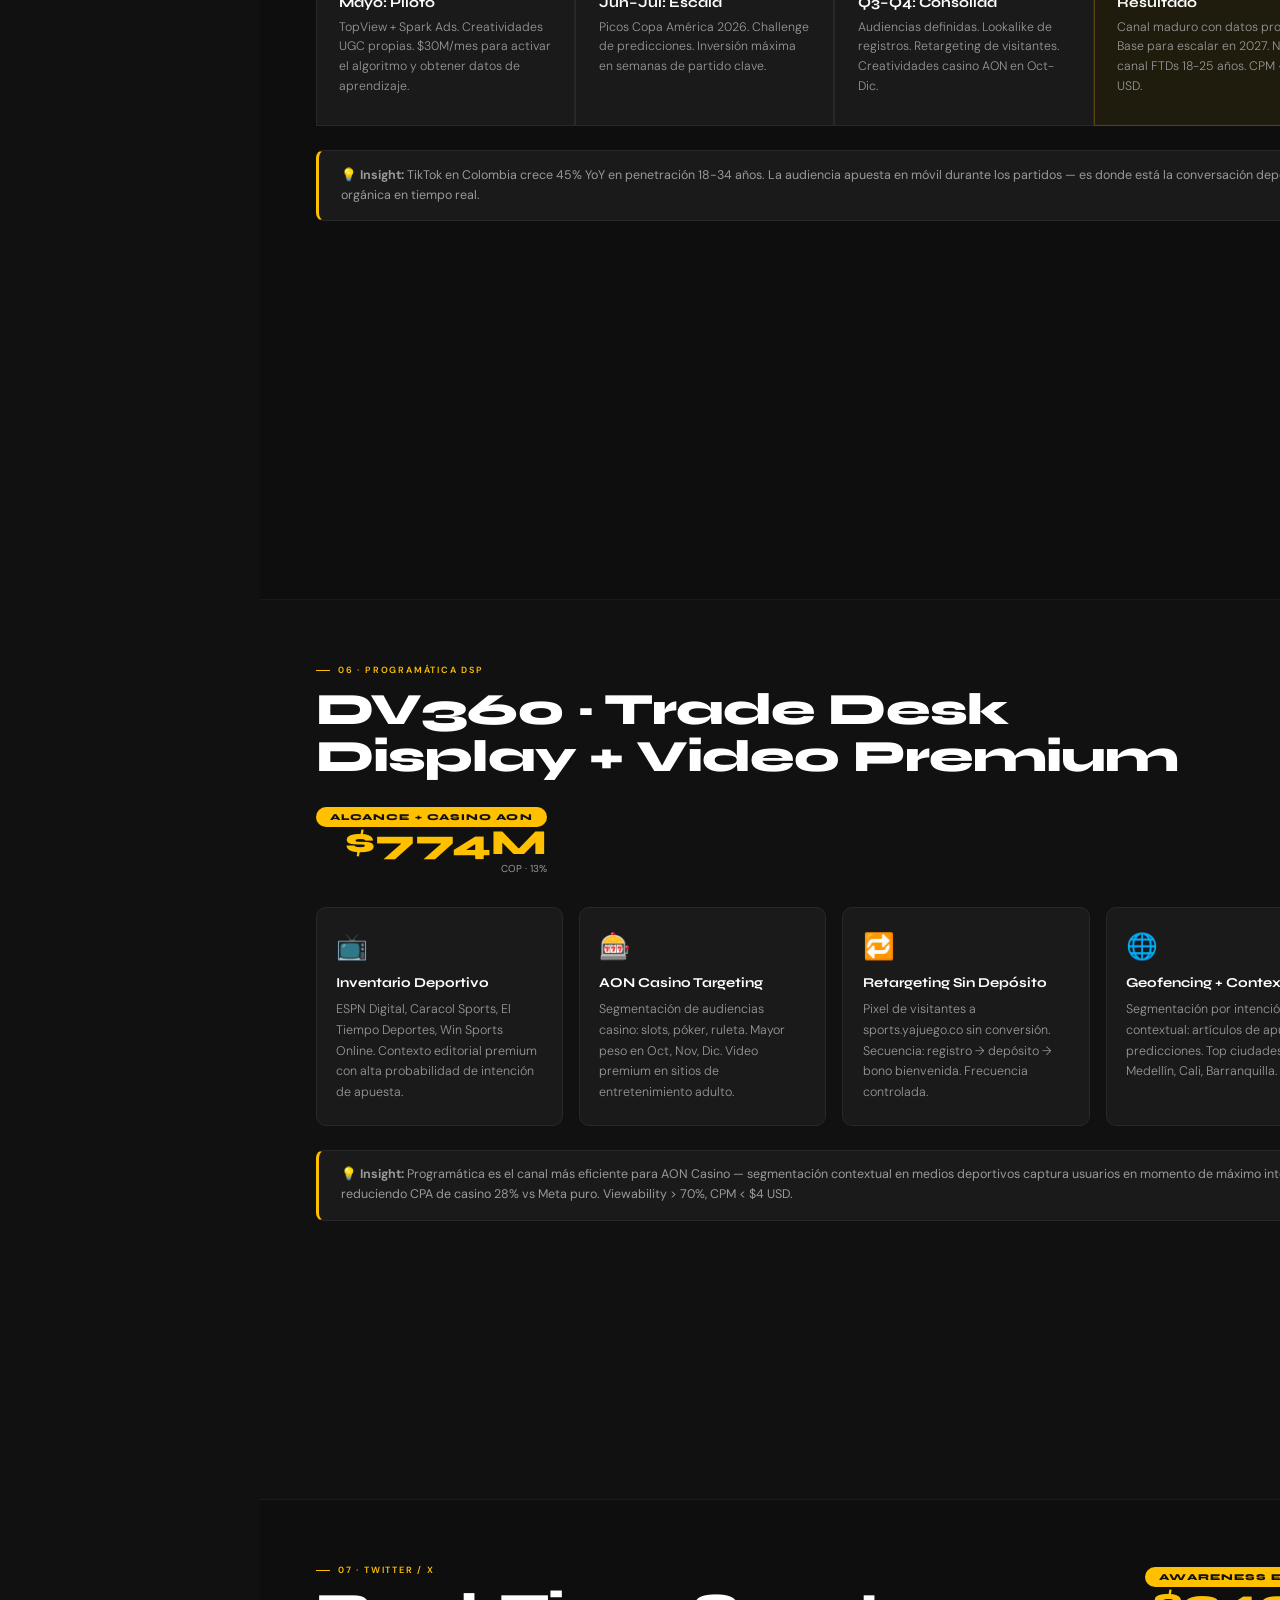
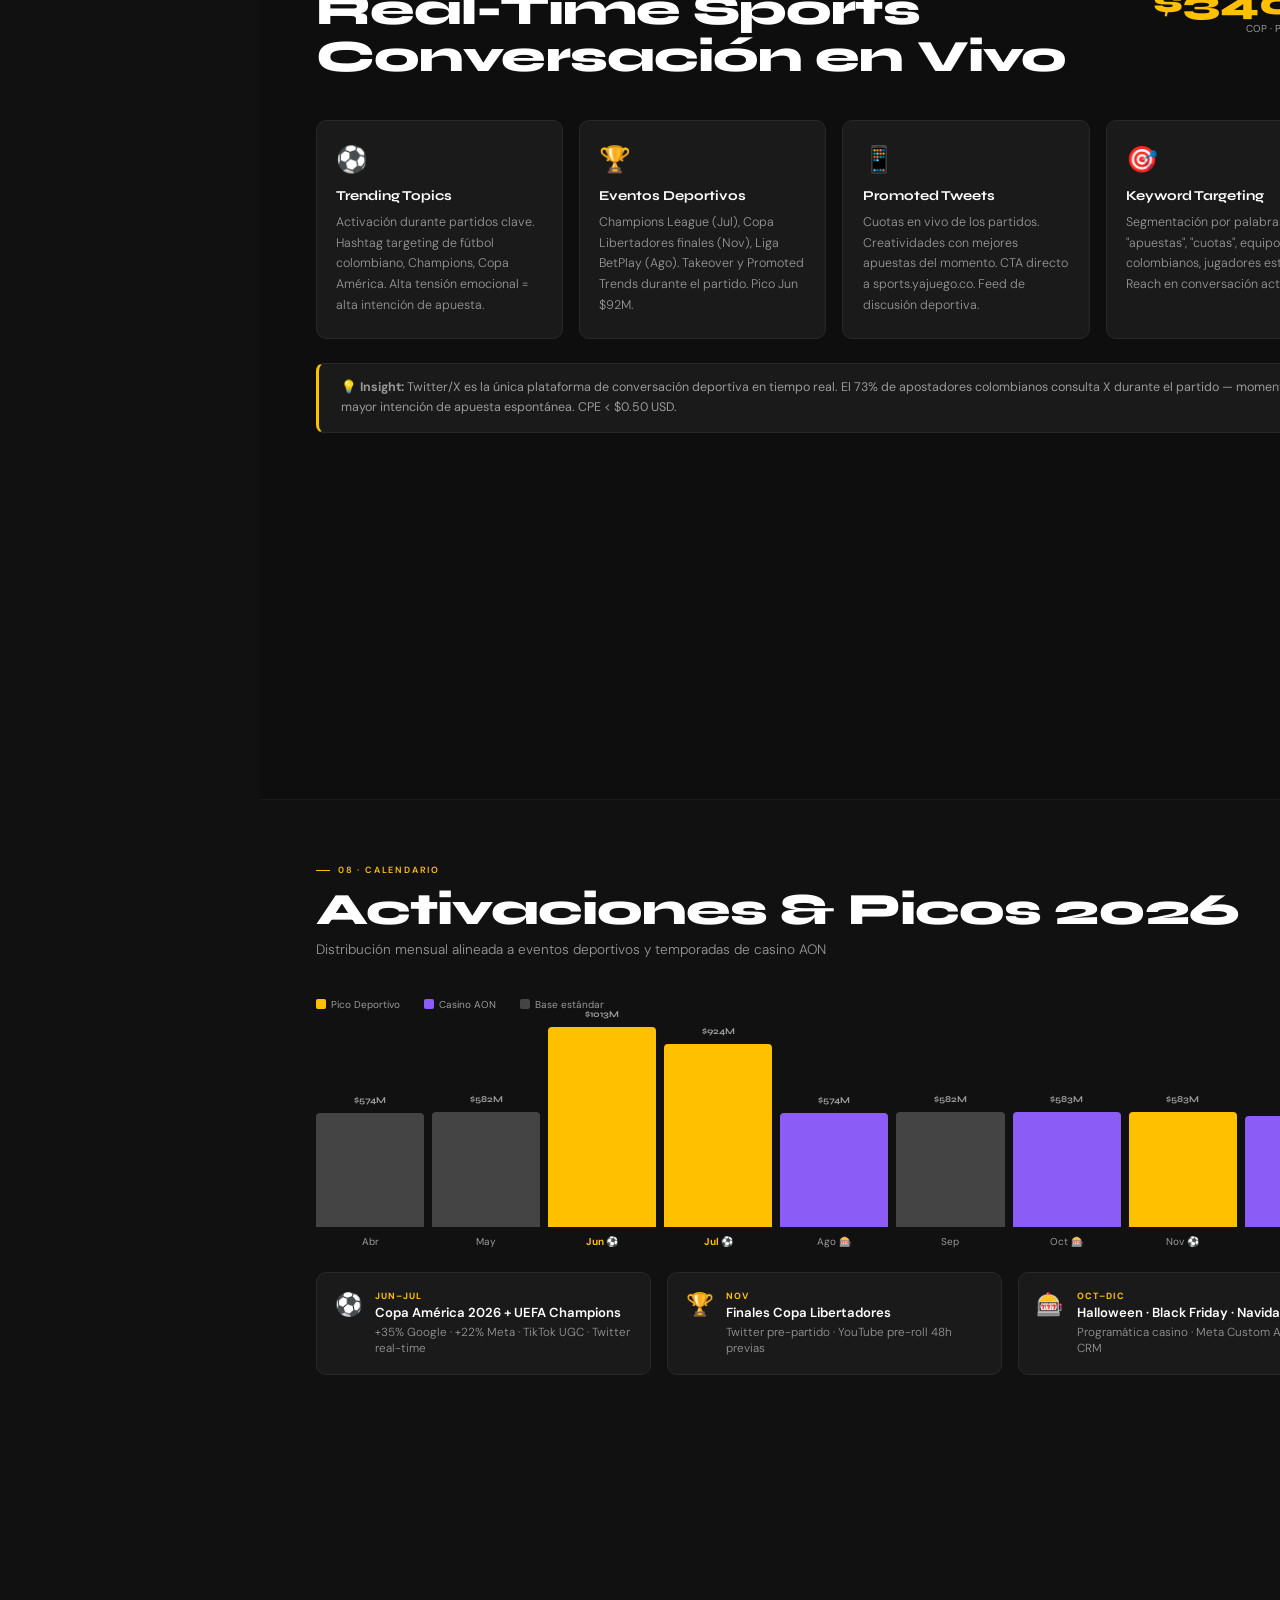
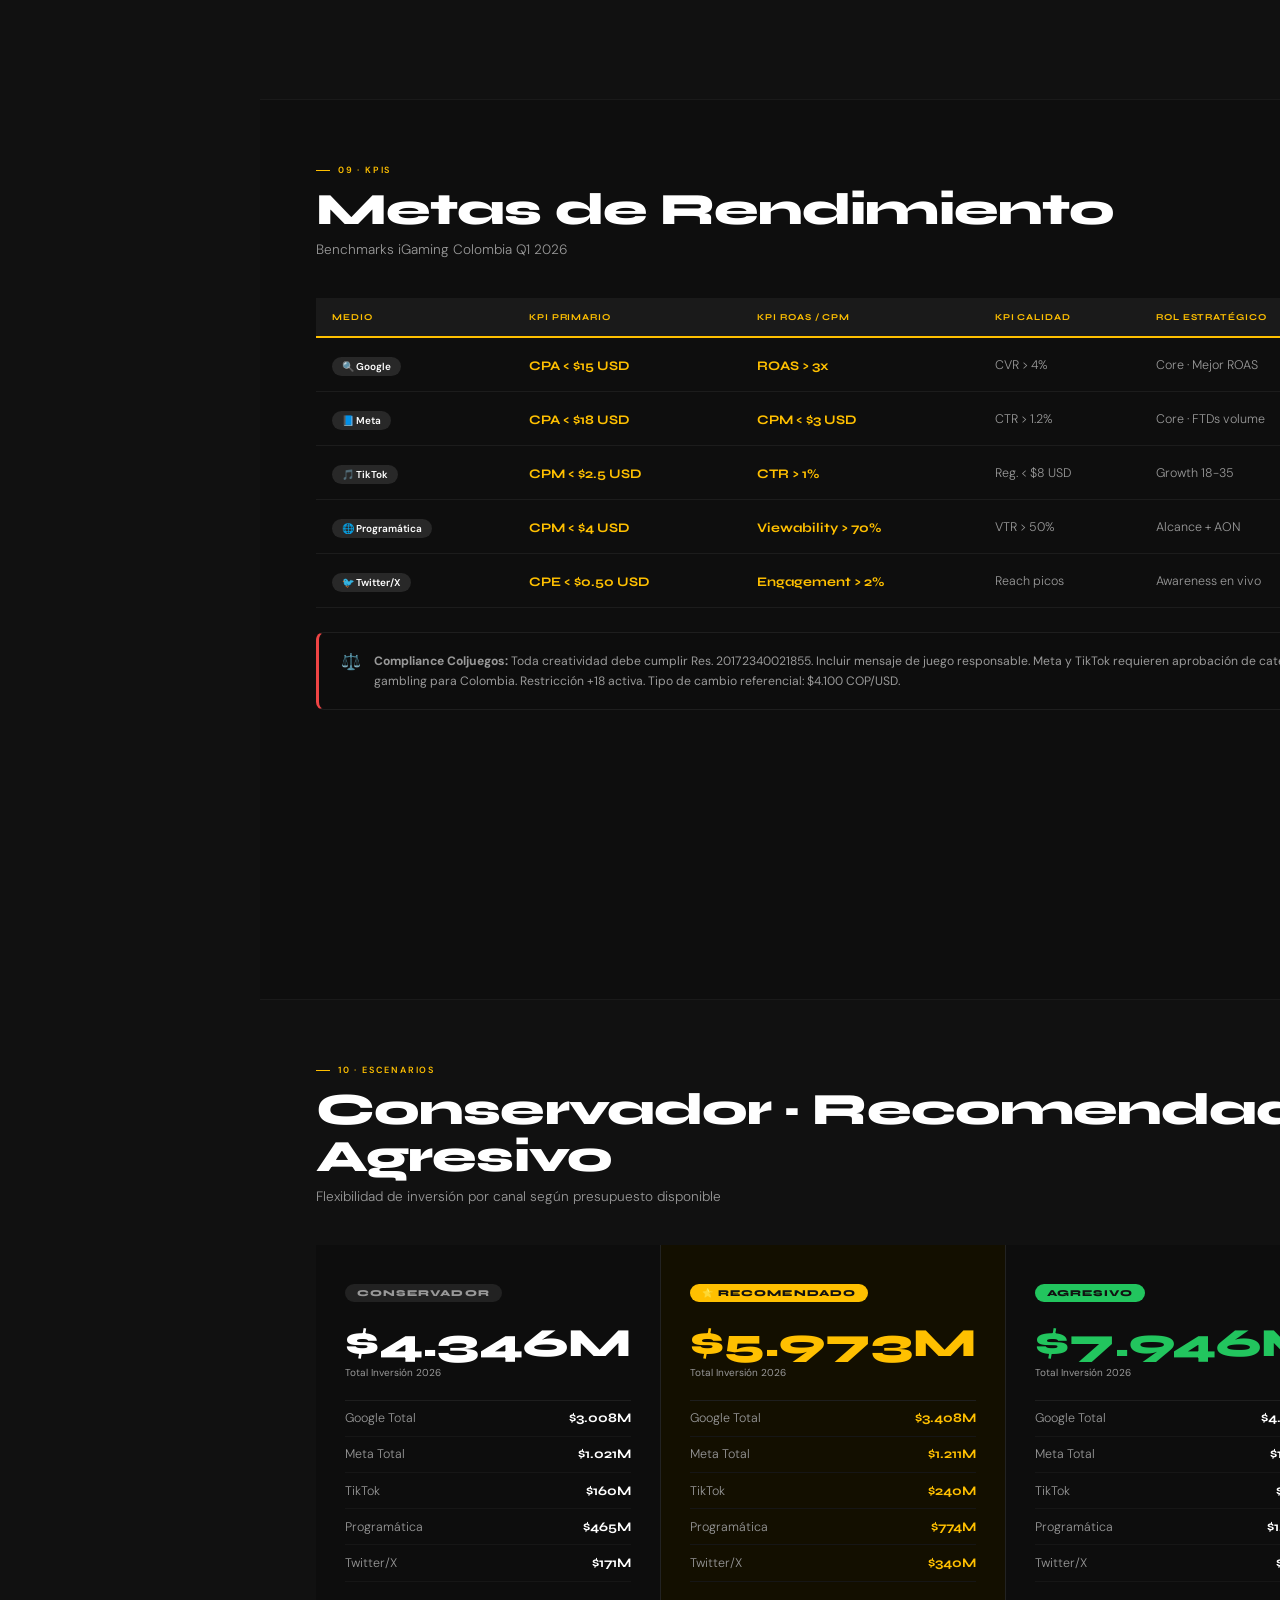
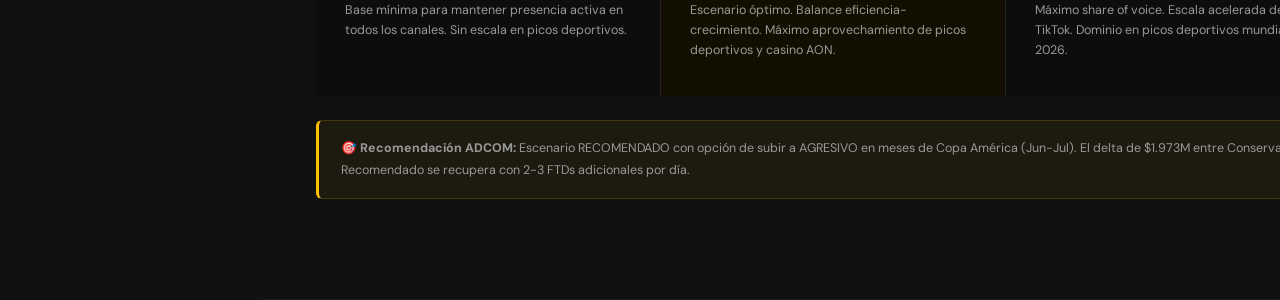
<file: Ruta.html>
<!DOCTYPE html>
<html lang="es">
<head>
<meta charset="UTF-8">
<meta name="viewport" content="width=device-width, initial-scale=1.0">
<title>YaJuego · Ruta de Pauta Digital 2026</title>
<link href="https://fonts.googleapis.com/css2?family=Syne:wght@400;700;800&family=DM+Sans:ital,wght@0,300;0,400;0,500;1,300&display=swap" rel="stylesheet">
<link rel="stylesheet" href="assets/css/site.css">
<style>
:root {
  --y:#FFC000; --b:#111; --w:#fff;
  --g1:#1a1a1a; --g2:#282828; --g3:#555; --g4:#999; --g5:#ccc;
  --pu:#8B5CF6; --gr:#22C55E;
  --sidebar:260px;
}
*{ margin:0; padding:0; box-sizing:border-box; }
html{ scroll-behavior:smooth; }
body{ font-family:'DM Sans',sans-serif; background:var(--b); color:var(--w); display:flex; }

/* ── SIDEBAR ── */
#sidebar {
  width:var(--sidebar); flex-shrink:0;
  position:fixed; top:0; left:0; bottom:0;
  background:#0d0d0d; border-right:1px solid #1e1e1e;
  display:flex; flex-direction:column;
  overflow-y:auto; z-index:100;
}
.sb-head {
  padding:1.5rem 1.4rem 1.2rem;
  border-bottom:1px solid #1e1e1e;
  display:flex; align-items:center; gap:0.7rem; flex-shrink:0;
}
.sb-logo { width:38px; height:38px; border-radius:50%; overflow:hidden; flex-shrink:0; }
.sb-logo img { width:100%; height:100%; object-fit:cover; }
.sb-brand { font-family:'Syne',sans-serif; font-size:14px; font-weight:800; letter-spacing:0.06em; }
.sb-brand small { display:block; font-size:9px; font-weight:400; color:var(--g4); letter-spacing:0.12em; text-transform:uppercase; margin-top:1px; }

.sb-client {
  padding:1rem 1.4rem 0.8rem;
  border-bottom:1px solid #1e1e1e;
}
.sb-client-label { font-size:9px; letter-spacing:0.14em; text-transform:uppercase; color:var(--g3); margin-bottom:4px; }
.sb-client-name { font-family:'Syne',sans-serif; font-size:13px; font-weight:700; color:var(--y); }
.sb-client-url { font-size:10px; color:var(--g3); }

.sb-nav { padding:1rem 0; flex:1; }
.sb-section-label {
  font-size:9px; letter-spacing:0.16em; text-transform:uppercase;
  color:var(--g3); padding:0.8rem 1.4rem 0.3rem;
}
.sb-item {
  display:flex; align-items:center; gap:0.7rem;
  padding:0.55rem 1.4rem; cursor:pointer;
  transition:background 0.15s; position:relative;
  text-decoration:none; color:var(--g4);
  font-size:12px; font-weight:500;
}
.sb-item:hover { background:rgba(255,255,255,0.04); color:var(--w); }
.sb-item.active { background:rgba(255,192,0,0.08); color:var(--y); }
.sb-item.active::before {
  content:''; position:absolute; left:0; top:0; bottom:0;
  width:2px; background:var(--y);
}
.sb-num {
  width:20px; height:20px; border-radius:4px; flex-shrink:0;
  background:var(--g2); display:flex; align-items:center; justify-content:center;
  font-family:'Syne',sans-serif; font-size:9px; font-weight:800; color:var(--g4);
  transition:all 0.15s;
}
.sb-item.active .sb-num { background:var(--y); color:var(--b); }
.sb-item:hover .sb-num { background:#333; color:var(--w); }

.sb-footer {
  padding:1rem 1.4rem; border-top:1px solid #1e1e1e; flex-shrink:0;
}
.sb-total-label { font-size:9px; color:var(--g3); letter-spacing:0.1em; text-transform:uppercase; }
.sb-total-val { font-family:'Syne',sans-serif; font-size:1.4rem; font-weight:800; color:var(--y); }
.sb-total-sub { font-size:10px; color:var(--g3); }

/* ── MAIN ── */
#main {
  margin-left:var(--sidebar);
  flex:1; min-height:100vh;
}

/* ── SECTIONS ── */
.sec {
  padding:4rem 3.5rem; min-height:100vh;
  border-bottom:1px solid #1a1a1a;
}
.sec:nth-child(even) { background:#0e0e0e; }
.sec:nth-child(odd) { background:var(--b); }

/* HERO override */
#s-hero {
  background:var(--b) !important;
  display:flex; flex-direction:column; justify-content:flex-end;
  position:relative; overflow:hidden;
}
.hero-grid {
  position:absolute; inset:0; pointer-events:none;
  background-image:
    linear-gradient(rgba(255,192,0,0.04) 1px, transparent 1px),
    linear-gradient(90deg, rgba(255,192,0,0.04) 1px, transparent 1px);
  background-size:60px 60px;
}
.hero-blob {
  position:absolute; top:-10%; right:-5%;
  width:55vw; height:70vh;
  border-radius:40% 60% 70% 30% / 40% 50% 60% 50%;
  background:radial-gradient(ellipse at 60% 40%, rgba(255,192,0,0.10) 0%, transparent 70%);
  animation:blobF 8s ease-in-out infinite;
}
@keyframes blobF { 0%,100%{transform:translate(0,0)} 50%{transform:translate(-15px,20px)} }
.hero-content { position:relative; z-index:2; }
.hero-ey {
  font-size:10px; font-weight:600; letter-spacing:0.18em; color:var(--y);
  text-transform:uppercase; margin-bottom:1.2rem;
  display:flex; align-items:center; gap:0.6rem;
}
.hero-ey::before { content:''; width:20px; height:1px; background:var(--y); }
.hero-title {
  font-family:'Syne',sans-serif; font-weight:800;
  font-size:clamp(3rem,6vw,6rem); line-height:0.9; letter-spacing:-0.03em;
  margin-bottom:1.4rem;
}
.hero-title em { color:var(--y); font-style:normal; }
.hero-sub {
  font-size:0.9rem; color:var(--g4); font-weight:300;
  max-width:520px; line-height:1.75; margin-bottom:2.5rem;
}
.hero-stats { display:flex; gap:0; flex-wrap:wrap; }
.hstat { padding:0 2rem; border-left:1px solid rgba(255,192,0,0.2); }
.hstat:first-child { padding-left:0; border-left:none; }
.hstat-num { font-family:'Syne',sans-serif; font-size:1.6rem; font-weight:800; color:var(--y); }
.hstat-label { font-size:10px; color:var(--g4); letter-spacing:0.05em; margin-top:2px; }

/* SECTION HEADER */
.sec-eyebrow {
  font-size:9px; letter-spacing:0.2em; text-transform:uppercase;
  color:var(--y); font-weight:600; margin-bottom:0.6rem;
  display:flex; align-items:center; gap:0.5rem;
}
.sec-eyebrow::before { content:''; width:14px; height:1px; background:var(--y); }
.sec-title {
  font-family:'Syne',sans-serif;
  font-size:clamp(1.8rem,3.5vw,2.8rem); font-weight:800;
  line-height:1.05; letter-spacing:-0.02em; margin-bottom:0.5rem;
}
.sec-desc { color:var(--g4); font-size:0.85rem; font-weight:300; margin-bottom:2.5rem; }

/* KPI STRIP */
.krow { display:grid; grid-template-columns:repeat(5,1fr); gap:1rem; margin-bottom:2rem; }
.kcard {
  background:var(--g1); border:1px solid var(--g2); border-radius:8px;
  padding:1.1rem 1rem; position:relative; overflow:hidden;
}
.kcard::after { content:''; position:absolute; bottom:0; left:0; right:0; height:3px; background:var(--y); }
.kv { font-family:'Syne',sans-serif; font-size:1.5rem; font-weight:800; }
.kl { font-size:9px; font-weight:700; color:var(--g4); letter-spacing:0.08em; text-transform:uppercase; margin-top:4px; }
.ks { font-size:9px; color:var(--g3); margin-top:2px; }

/* TABLE */
.tbl { width:100%; border-collapse:collapse; }
.tbl th {
  background:var(--y); color:var(--b); font-family:'Syne',sans-serif;
  font-size:9px; font-weight:800; letter-spacing:0.1em; text-transform:uppercase;
  padding:0.75rem 1rem; text-align:left;
}
.tbl td { padding:0.85rem 1rem; border-bottom:1px solid #1c1c1c; font-size:0.82rem; vertical-align:middle; }
.tbl tr:hover td { background:#161616; }
.yn { font-weight:600; }
.yv { color:var(--y); font-family:'Syne',sans-serif; font-weight:700; }
.ygr { color:var(--g4); }
.bar-c { background:#222; border-radius:3px; height:5px; }
.bar-f { height:100%; background:var(--y); border-radius:3px; }

/* OBJ GRID */
.obj-grid { display:grid; grid-template-columns:1fr 1fr; gap:1.5px; background:rgba(255,192,0,0.08); margin-top:0; }
.obj-card { background:var(--b); padding:2.2rem; transition:background 0.2s; }
.obj-card:hover { background:#141414; }
.obj-num { font-family:'Syne',sans-serif; font-size:3rem; font-weight:800; color:rgba(255,192,0,0.1); line-height:1; margin-bottom:0.4rem; }
.obj-title { font-family:'Syne',sans-serif; font-size:1.15rem; font-weight:700; margin-bottom:0.6rem; }
.obj-desc { color:var(--g4); font-size:0.82rem; line-height:1.7; font-weight:300; }

/* MEDIO HEADER */
.mhdr { display:flex; align-items:flex-start; justify-content:space-between; margin-bottom:2rem; flex-wrap:wrap; gap:1rem; }
.mbadge { background:var(--y); color:var(--b); font-family:'Syne',sans-serif; font-weight:800; font-size:9px; letter-spacing:0.12em; text-transform:uppercase; padding:5px 14px; border-radius:40px; }
.minv { text-align:right; }
.minv-num { font-family:'Syne',sans-serif; font-size:2.2rem; font-weight:800; color:var(--y); line-height:1; }
.minv-lbl { font-size:10px; color:var(--g4); margin-top:2px; }

/* FEATURE GRID */
.fg { display:grid; grid-template-columns:repeat(4,1fr); gap:1rem; margin-bottom:1.5rem; }
.fc {
  background:var(--g1); border:1px solid var(--g2); border-radius:10px;
  padding:1.4rem 1.2rem; transition:all 0.2s; position:relative; overflow:hidden;
}
.fc::before { content:''; position:absolute; top:0; left:0; right:0; height:2px; background:transparent; transition:background 0.2s; }
.fc:hover { border-color:rgba(255,192,0,0.28); transform:translateY(-2px); }
.fc:hover::before { background:var(--y); }
.fi { font-size:1.6rem; margin-bottom:0.7rem; }
.fn { font-family:'Syne',sans-serif; font-size:0.85rem; font-weight:700; margin-bottom:0.5rem; }
.fd { font-size:0.78rem; color:var(--g4); line-height:1.65; font-weight:300; }

/* INSIGHT BAR */
.ibar {
  background:var(--g1); border:1px solid var(--g2); border-radius:8px;
  padding:0.9rem 1.4rem; border-left:3px solid var(--y);
}
.ibar p { font-size:0.78rem; color:var(--g4); line-height:1.6; }

/* JOURNEY */
.journey { display:grid; grid-template-columns:repeat(4,1fr); margin-bottom:1.5rem; }
.jstep {
  padding:1.8rem 1.4rem; background:var(--g1); border:1px solid var(--g2);
  position:relative;
}
.jstep:not(:last-child)::after {
  content:'›'; position:absolute; right:-13px; top:1.8rem;
  font-size:1.8rem; color:var(--y); z-index:2;
}
.jstep.fin { background:rgba(255,192,0,0.07); border-color:rgba(255,192,0,0.25); }
.snum {
  width:32px; height:32px; border-radius:50%; display:flex; align-items:center; justify-content:center;
  font-family:'Syne',sans-serif; font-weight:800; font-size:0.8rem; margin-bottom:0.8rem;
}
.snum.dk { background:var(--b); color:var(--w); border:1px solid #333; }
.snum.gd { background:var(--y); color:var(--b); }
.st { font-family:'Syne',sans-serif; font-size:0.88rem; font-weight:700; margin-bottom:0.4rem; }
.sd { font-size:0.77rem; color:var(--g4); line-height:1.6; font-weight:300; }

/* CALENDAR */
.legend { display:flex; gap:1.5rem; margin-bottom:1rem; flex-wrap:wrap; }
.ldot { width:10px; height:10px; border-radius:2px; }
.ll { font-size:10px; color:var(--g4); display:flex; align-items:center; gap:5px; }
#calBars {
  display:grid; grid-template-columns:repeat(9,1fr); gap:8px;
  align-items:flex-end; height:200px; margin-bottom:8px;
}
.cbw { display:flex; flex-direction:column; align-items:center; gap:5px; height:100%; justify-content:flex-end; }
.cb { width:100%; border-radius:4px 4px 0 0; position:relative; }
.cbv { font-family:'Syne',sans-serif; font-size:9px; font-weight:700; color:var(--g4); text-align:center; position:absolute; top:-18px; left:50%; transform:translateX(-50%); white-space:nowrap; }
.cmonths { display:grid; grid-template-columns:repeat(9,1fr); gap:8px; }
.cm { font-size:10px; color:var(--g4); text-align:center; }
.cm.pk { color:var(--y); font-weight:700; }
.cev { display:grid; grid-template-columns:repeat(3,1fr); gap:1rem; margin-top:1.5rem; }
.ce { background:var(--g1); border:1px solid var(--g2); border-radius:10px; padding:1.1rem; display:flex; gap:0.8rem; align-items:flex-start; }
.cep { font-size:9px; font-weight:700; letter-spacing:0.1em; text-transform:uppercase; color:var(--y); margin-bottom:2px; }
.cet { font-weight:600; font-size:0.82rem; margin-bottom:3px; }
.cen { font-size:0.73rem; color:var(--g4); font-weight:300; }

/* KPIS TABLE */
.ktbl { width:100%; border-collapse:collapse; margin-bottom:1.5rem; }
.ktbl th {
  background:var(--g1); color:var(--y); font-family:'Syne',sans-serif;
  font-size:9px; font-weight:700; letter-spacing:0.1em; text-transform:uppercase;
  padding:0.9rem 1rem; text-align:left; border-bottom:2px solid var(--y);
}
.ktbl td { padding:1rem; border-bottom:1px solid #1c1c1c; }
.ktbl tr:hover td { background:#141414; }
.chip { background:var(--g2); padding:3px 10px; border-radius:20px; font-size:10px; font-weight:600; white-space:nowrap; }
.kpc { font-family:'Syne',sans-serif; font-size:0.82rem; font-weight:700; color:var(--y); }
.krc { font-size:0.78rem; color:var(--g4); font-weight:300; }

.cbox {
  background:#0d0d0d; border:1px solid #1e1e1e; border-radius:8px;
  padding:1.1rem 1.4rem; display:flex; gap:0.8rem;
  border-left:3px solid #EF4444;
}
.cbox p { font-size:0.76rem; color:var(--g4); line-height:1.65; }

/* ESCENARIOS */
.egrid { display:grid; grid-template-columns:repeat(3,1fr); gap:1.5px; background:#222; }
.ecard { background:#0d0d0d; padding:2.2rem 1.8rem; }
.ecard.rec { background:#130f00; }
.ebadge {
  display:inline-block; font-family:'Syne',sans-serif;
  font-size:9px; font-weight:800; letter-spacing:0.12em; text-transform:uppercase;
  padding:4px 12px; border-radius:40px; margin-bottom:1.3rem;
}
.eb-c { background:#222; color:var(--g4); }
.eb-r { background:var(--y); color:var(--b); }
.eb-a { background:var(--gr); color:var(--b); }
.etot { font-family:'Syne',sans-serif; font-size:2.5rem; font-weight:800; line-height:1; margin-bottom:0.2rem; }
.etl { font-size:10px; color:var(--g4); margin-bottom:1.3rem; }
.elines { border-top:1px solid #1e1e1e; }
.eline { display:flex; justify-content:space-between; padding:0.6rem 0; border-bottom:1px solid #161616; }
.eln { font-size:0.78rem; color:var(--g4); font-weight:300; }
.elv { font-family:'Syne',sans-serif; font-size:0.82rem; font-weight:700; }
.edesc { font-size:0.78rem; color:var(--g4); line-height:1.6; margin-top:1.2rem; }
.erec {
  background:rgba(255,192,0,0.05); border:1px solid rgba(255,192,0,0.18);
  border-radius:6px; padding:1.1rem 1.4rem; margin-top:1.5rem;
  font-size:0.78rem; color:var(--g4); line-height:1.7; border-left:3px solid var(--y);
}

/* SCROLLBAR */
#sidebar::-webkit-scrollbar { width:4px; }
#sidebar::-webkit-scrollbar-track { background:transparent; }
#sidebar::-webkit-scrollbar-thumb { background:#2a2a2a; border-radius:4px; }

@media(max-width:900px) {
  #sidebar { display:none; }
  #main { margin-left:0; }
  .krow { grid-template-columns:repeat(2,1fr); }
  .fg { grid-template-columns:1fr 1fr; }
  .journey { grid-template-columns:1fr 1fr; }
  .egrid { grid-template-columns:1fr; }
  .cev { grid-template-columns:1fr; }
  .obj-grid { grid-template-columns:1fr; }
  .sec { padding:2.5rem 1.5rem; }
}
</style>
</head>
<body>

<!-- SIDEBAR INDEX -->
<aside id="sidebar">
  <div class="sb-head">
    <div class="sb-logo"><img src="[data-uri]" alt="ADCOM"></div>
    <div class="sb-brand">ADCOM<small>Agencia Digital</small></div>
  </div>

  <div class="sb-client">
    <div class="sb-client-label">Cliente</div>
    <div class="sb-client-name">YaJuego</div>
    <div class="sb-client-url">sports.yajuego.co</div>
  </div>

  <nav class="sb-nav">
    <div class="sb-section-label">Contenido</div>
    <a class="sb-item active" href="#s-hero">
      <span class="sb-num">00</span> Portada
    </a>
    <a class="sb-item" href="#s-obj">
      <span class="sb-num">01</span> Objetivos
    </a>
    <a class="sb-item" href="#s-inv">
      <span class="sb-num">02</span> Inversión & Mix
    </a>

    <div class="sb-section-label">Medios</div>
    <a class="sb-item" href="#s-google">
      <span class="sb-num">03</span> Google Ads
    </a>
    <a class="sb-item" href="#s-meta">
      <span class="sb-num">04</span> Meta Ads
    </a>
    <a class="sb-item" href="#s-tiktok">
      <span class="sb-num">05</span> TikTok Ads
    </a>
    <a class="sb-item" href="#s-prog">
      <span class="sb-num">06</span> Programática
    </a>
    <a class="sb-item" href="#s-twitter">
      <span class="sb-num">07</span> Twitter / X
    </a>

    <div class="sb-section-label">Estrategia</div>
    <a class="sb-item" href="#s-cal">
      <span class="sb-num">08</span> Calendario
    </a>
    <a class="sb-item" href="#s-kpis">
      <span class="sb-num">09</span> KPIs
    </a>
    <a class="sb-item" href="#s-esc">
      <span class="sb-num">10</span> Escenarios
    </a>
  </nav>

  <div class="sb-footer">
    <div class="sb-total-label">Inversión Total</div>
    <div class="sb-total-val">$5.973M</div>
    <div class="sb-total-sub">COP · Abr → Dic 2026</div>
  </div>
</aside>

<!-- MAIN CONTENT -->
<main id="main">

  <!-- 00 HERO -->
  <section class="sec" id="s-hero">
    <div class="hero-grid"></div>
    <div class="hero-blob"></div>
    <div class="hero-content">
      <div class="hero-ey">Ruta de Pauta Digital · sports.yajuego.co</div>
      <h1 class="hero-title">PLAN DE<br><em>MEDIOS</em><br>DIGITAL</h1>
      <p class="hero-sub">Estrategia full-funnel para maximizar FTDs y NGR en Colombia. 5 medios, 9 meses, inversión de precisión alineada a picos deportivos y casino AON.</p>
      <div class="hero-stats">
        <div class="hstat"><div class="hstat-num">$5.973M</div><div class="hstat-label">COP · Total</div></div>
        <div class="hstat"><div class="hstat-num">5</div><div class="hstat-label">Medios</div></div>
        <div class="hstat"><div class="hstat-num">Abr→Dic</div><div class="hstat-label">2026</div></div>
        <div class="hstat"><div class="hstat-num">57.1%</div><div class="hstat-label">Google #1</div></div>
      </div>
    </div>
  </section>

  <!-- 01 OBJETIVOS -->
  <section class="sec" id="s-obj">
    <div class="sec-eyebrow">01 · Objetivos</div>
    <h2 class="sec-title">Metas Estratégicas</h2>
    <p class="sec-desc">KPIs que guían toda la distribución de inversión del plan 2026</p>
    <div class="obj-grid">
      <div class="obj-card"><div class="obj-num">01</div><div class="obj-title">Maximizar FTDs</div><div class="obj-desc">First Time Depositors como KPI principal. Captación de nuevos jugadores en apuestas deportivas y casino AON con CPA eficiente por canal.</div></div>
      <div class="obj-card"><div class="obj-num">02</div><div class="obj-title">Crecimiento de NGR</div><div class="obj-desc">Net Gaming Revenue sostenido. Retención y reactivación de jugadores activos vía CRM + pauta. Mix sports-casino equilibra ingresos.</div></div>
      <div class="obj-card"><div class="obj-num">03</div><div class="obj-title">Brand Awareness</div><div class="obj-desc">Posicionamiento de YaJuego en audiencia 18-45 años en Colombia. Presencia constante en momentos deportivos clave y temporadas de casino Q4.</div></div>
      <div class="obj-card"><div class="obj-num">04</div><div class="obj-title">Eficiencia Full-Funnel</div><div class="obj-desc">Cobertura awareness → consideración → conversión → retención. Cada medio opera en su fortaleza: Search = intención, Meta/TikTok = prospecting.</div></div>
    </div>
    <div class="ibar" style="margin-top:1.5rem"><p>💡 Estrategia dual: Sports Betting para volumen de FTDs + Casino AON para NGR y retención. El balance entre ambos determina la salud del negocio en 2026.</p></div>
  </section>

  <!-- 02 INVERSIÓN -->
  <section class="sec" id="s-inv">
    <div class="sec-eyebrow">02 · Inversión</div>
    <h2 class="sec-title">Mix de Medios & Distribución</h2>
    <p class="sec-desc">$5.973M COP · 5 canales · Escenario recomendado Abr–Dic 2026</p>
    <div class="krow">
      <div class="kcard"><div class="kv">$5.973M</div><div class="kl">Total</div><div class="ks">Abr → Dic 2026</div></div>
      <div class="kcard"><div class="kv">$2.250M</div><div class="kl">Base Fija</div><div class="ks">Google + Meta</div></div>
      <div class="kcard"><div class="kv">$3.723M</div><div class="kl">Estratégico</div><div class="ks">Distribución dinámica</div></div>
      <div class="kcard"><div class="kv">5</div><div class="kl">Canales</div><div class="ks">Google·Meta·TikTok·Prog·X</div></div>
      <div class="kcard"><div class="kv">37.7%</div><div class="kl">Base / Total</div><div class="ks">Garantizado</div></div>
    </div>
    <table class="tbl">
      <thead><tr><th>Medio</th><th>Inversión</th><th>% SOI</th><th>Distribución</th><th>Escenario Recomendado</th><th>Rol</th></tr></thead>
      <tbody>
        <tr><td><span class="yn">🔍 Google Ads</span></td><td><span class="yv">$3.408M</span></td><td class="ygr">57.1%</td><td><div class="bar-c"><div class="bar-f" style="width:57.1%"></div></div></td><td class="ygr">$1.800M fijo + $1.608M adicional</td><td style="color:var(--y);font-size:0.78rem;font-weight:600">Core #1 · ROAS</td></tr>
        <tr><td><span class="yn">📘 Meta Ads</span></td><td><span class="yv">$1.211M</span></td><td class="ygr">20.3%</td><td><div class="bar-c"><div class="bar-f" style="width:20.3%"></div></div></td><td class="ygr">$450M fijo + $761M adicional</td><td class="ygr" style="font-size:0.78rem">Core #2 · FTDs</td></tr>
        <tr><td><span class="yn">🌐 Programática</span></td><td><span class="yv">$774M</span></td><td class="ygr">13.0%</td><td><div class="bar-c"><div class="bar-f" style="width:13%"></div></div></td><td class="ygr">Estratégico dinámico</td><td class="ygr" style="font-size:0.78rem">Alcance + AON</td></tr>
        <tr><td><span class="yn">🐦 Twitter/X</span></td><td><span class="yv">$340M</span></td><td class="ygr">5.7%</td><td><div class="bar-c"><div class="bar-f" style="width:5.7%"></div></div></td><td class="ygr">Picos deportivos</td><td class="ygr" style="font-size:0.78rem">Awareness en vivo</td></tr>
        <tr><td><span class="yn">🎵 TikTok Ads</span></td><td><span class="yv">$240M</span></td><td class="ygr">4.0%</td><td><div class="bar-c"><div class="bar-f" style="width:4%"></div></div></td><td class="ygr">$30M/mes desde Mayo</td><td class="ygr" style="font-size:0.78rem">Growth 18-35</td></tr>
      </tbody>
    </table>
  </section>

  <!-- 03 GOOGLE -->
  <section class="sec" id="s-google">
    <div class="mhdr">
      <div><div class="sec-eyebrow">03 · Google Ads</div><h2 class="sec-title">Search · PMax<br>YouTube · Demand Gen</h2></div>
      <div><span class="mbadge">CORE #1 · MAYOR ROAS</span><div class="minv"><div class="minv-num">$3.408M</div><div class="minv-lbl">COP · 57.1%</div></div></div>
    </div>
    <div class="fg">
      <div class="fc"><div class="fi">🔍</div><div class="fn">Search + Brand</div><div class="fd">Captura intención directa. Keywords betting Colombia, cuotas fútbol, YaJuego. Brand protection activo todo el año. CPA &lt; $15 USD.</div></div>
      <div class="fc"><div class="fi">⚡</div><div class="fn">Performance Max</div><div class="fd">PMax unifica todos los inventarios de Google con señales de conversión de depositantes. Optimización automática. ROAS &gt; 3x.</div></div>
      <div class="fc"><div class="fi">▶️</div><div class="fn">YouTube Pre-roll</div><div class="fd">Awareness en picos mundialistas y AON casino. Bumper ads + TrueView. Mayor eficiencia en Q3-Q4 para audiencias 25-45.</div></div>
      <div class="fc"><div class="fi">🎯</div><div class="fn">Demand Gen</div><div class="fd">Retargeting de visitantes sin depósito. Lookalike de mejores depositantes. Creatividades dinámicas con odds en tiempo real.</div></div>
    </div>
    <div class="ibar"><p>💡 <strong>Insight:</strong> Google Search captura intención en el momento más alto de probabilidad de depósito. PMax distribuye automáticamente según señales de conversión. Canal #1 por ROAS histórico en iGaming Colombia — absorbe el residual disponible mensual.</p></div>
  </section>

  <!-- 04 META -->
  <section class="sec" id="s-meta">
    <div class="mhdr">
      <div><div class="sec-eyebrow">04 · Meta Ads</div><h2 class="sec-title">Facebook · Instagram<br>Reels · Stories</h2></div>
      <div><span class="mbadge">CORE #2 · FTDs VOLUME</span><div class="minv"><div class="minv-num">$1.211M</div><div class="minv-lbl">COP · 20.3%</div></div></div>
    </div>
    <div class="fg">
      <div class="fc"><div class="fi">👥</div><div class="fn">Lookalike Audiences</div><div class="fd">Audiencias similares a los mejores depositantes. Modelo 1% LAL sobre base CRM de mayor LTV. Expansión al 2% en picos deportivos.</div></div>
      <div class="fc"><div class="fi">🎬</div><div class="fn">Reels + Video Ads</div><div class="fd">Creatividades con odds en vivo, mejores cuotas del día, jackpots casino. Formato vertical nativo. CTR 2.3x vs imagen estática.</div></div>
      <div class="fc"><div class="fi">🔄</div><div class="fn">Retargeting CRM</div><div class="fd">Custom Audiences de usuarios CRM inactivos. Reactivación en temporadas AON: Halloween, Black Friday, Navidad. CPM 40% menor vs prospecting.</div></div>
      <div class="fc"><div class="fi">📊</div><div class="fn">Catálogo Dinámico</div><div class="fd">Anuncios automáticos con cuotas actualizadas vía catálogo de apuestas. Personalización por historial y deporte favorito.</div></div>
    </div>
    <div class="ibar"><p>💡 <strong>Insight:</strong> Meta es el canal de mayor cobertura en audiencia colombiana 25-44. Reels con cuotas en vivo generan CTR 2.3x vs imagen estática. Retargeting CRM reduce CPA en 40%. CPM objetivo &lt; $3 USD.</p></div>
  </section>

  <!-- 05 TIKTOK -->
  <section class="sec" id="s-tiktok">
    <div class="mhdr">
      <div><div class="sec-eyebrow">05 · TikTok Ads</div><h2 class="sec-title">Piloto Mayo 2026<br>Audiencia 18-35</h2></div>
      <div><span class="mbadge">GROWTH · 18-35 AÑOS</span><div class="minv"><div class="minv-num">$240M</div><div class="minv-lbl">COP · $30M/mes</div></div></div>
    </div>
    <div class="journey">
      <div class="jstep"><div class="snum dk">01</div><div class="st">Mayo: Piloto</div><div class="sd">TopView + Spark Ads. Creatividades UGC propias. $30M/mes para activar el algoritmo y obtener datos de aprendizaje.</div></div>
      <div class="jstep"><div class="snum dk">02</div><div class="st">Jun–Jul: Escala</div><div class="sd">Picos Copa América 2026. Challenge de predicciones. Inversión máxima en semanas de partido clave.</div></div>
      <div class="jstep"><div class="snum dk">03</div><div class="st">Q3–Q4: Consolida</div><div class="sd">Audiencias definidas. Lookalike de registros. Retargeting de visitantes. Creatividades casino AON en Oct-Dic.</div></div>
      <div class="jstep fin"><div class="snum gd">04</div><div class="st">Resultado</div><div class="sd">Canal maduro con datos propios. Base para escalar en 2027. Nuevo canal FTDs 18-25 años. CPM &lt; $2.5 USD.</div></div>
    </div>
    <div class="ibar"><p>💡 <strong>Insight:</strong> TikTok en Colombia crece 45% YoY en penetración 18-34 años. La audiencia apuesta en móvil durante los partidos — es donde está la conversación deportiva orgánica en tiempo real.</p></div>
  </section>

  <!-- 06 PROGRAMÁTICA -->
  <section class="sec" id="s-prog">
    <div class="mhdr">
      <div><div class="sec-eyebrow">06 · Programática DSP</div><h2 class="sec-title">DV360 · Trade Desk<br>Display + Video Premium</h2></div>
      <div><span class="mbadge">ALCANCE + CASINO AON</span><div class="minv"><div class="minv-num">$774M</div><div class="minv-lbl">COP · 13%</div></div></div>
    </div>
    <div class="fg">
      <div class="fc"><div class="fi">📺</div><div class="fn">Inventario Deportivo</div><div class="fd">ESPN Digital, Caracol Sports, El Tiempo Deportes, Win Sports Online. Contexto editorial premium con alta probabilidad de intención de apuesta.</div></div>
      <div class="fc"><div class="fi">🎰</div><div class="fn">AON Casino Targeting</div><div class="fd">Segmentación de audiencias casino: slots, póker, ruleta. Mayor peso en Oct, Nov, Dic. Video premium en sitios de entretenimiento adulto.</div></div>
      <div class="fc"><div class="fi">🔁</div><div class="fn">Retargeting Sin Depósito</div><div class="fd">Pixel de visitantes a sports.yajuego.co sin conversión. Secuencia: registro → depósito → bono bienvenida. Frecuencia controlada.</div></div>
      <div class="fc"><div class="fi">🌐</div><div class="fn">Geofencing + Contextual</div><div class="fd">Segmentación por intención contextual: artículos de apuestas, predicciones. Top ciudades: Bogotá, Medellín, Cali, Barranquilla.</div></div>
    </div>
    <div class="ibar"><p>💡 <strong>Insight:</strong> Programática es el canal más eficiente para AON Casino — segmentación contextual en medios deportivos captura usuarios en momento de máximo interés, reduciendo CPA de casino 28% vs Meta puro. Viewability &gt; 70%, CPM &lt; $4 USD.</p></div>
  </section>

  <!-- 07 TWITTER -->
  <section class="sec" id="s-twitter">
    <div class="mhdr">
      <div><div class="sec-eyebrow">07 · Twitter / X</div><h2 class="sec-title">Real-Time Sports<br>Conversación en Vivo</h2></div>
      <div><span class="mbadge">AWARENESS EN VIVO</span><div class="minv"><div class="minv-num">$340M</div><div class="minv-lbl">COP · Picos deportivos</div></div></div>
    </div>
    <div class="fg">
      <div class="fc"><div class="fi">⚽</div><div class="fn">Trending Topics</div><div class="fd">Activación durante partidos clave. Hashtag targeting de fútbol colombiano, Champions, Copa América. Alta tensión emocional = alta intención de apuesta.</div></div>
      <div class="fc"><div class="fi">🏆</div><div class="fn">Eventos Deportivos</div><div class="fd">Champions League (Jul), Copa Libertadores finales (Nov), Liga BetPlay (Ago). Takeover y Promoted Trends durante el partido. Pico Jun $92M.</div></div>
      <div class="fc"><div class="fi">📱</div><div class="fn">Promoted Tweets</div><div class="fd">Cuotas en vivo de los partidos. Creatividades con mejores apuestas del momento. CTA directo a sports.yajuego.co. Feed de discusión deportiva.</div></div>
      <div class="fc"><div class="fi">🎯</div><div class="fn">Keyword Targeting</div><div class="fd">Segmentación por palabras clave: "apuestas", "cuotas", equipos colombianos, jugadores estrella. Reach en conversación activa.</div></div>
    </div>
    <div class="ibar"><p>💡 <strong>Insight:</strong> Twitter/X es la única plataforma de conversación deportiva en tiempo real. El 73% de apostadores colombianos consulta X durante el partido — momento de mayor intención de apuesta espontánea. CPE &lt; $0.50 USD.</p></div>
  </section>

  <!-- 08 CALENDARIO -->
  <section class="sec" id="s-cal">
    <div class="sec-eyebrow">08 · Calendario</div>
    <h2 class="sec-title">Activaciones & Picos 2026</h2>
    <p class="sec-desc">Distribución mensual alineada a eventos deportivos y temporadas de casino AON</p>
    <div class="legend">
      <span class="ll"><span class="ldot" style="background:var(--y)"></span> Pico Deportivo</span>
      <span class="ll"><span class="ldot" style="background:var(--pu)"></span> Casino AON</span>
      <span class="ll"><span class="ldot" style="background:#444"></span> Base estándar</span>
    </div>
    <div id="calBars"></div>
    <div class="cmonths">
      <div class="cm">Abr</div><div class="cm">May</div><div class="cm pk">Jun ⚽</div>
      <div class="cm pk">Jul ⚽</div><div class="cm">Ago 🎰</div><div class="cm">Sep</div>
      <div class="cm">Oct 🎰</div><div class="cm">Nov ⚽</div><div class="cm">Dic 🎰</div>
    </div>
    <div class="cev">
      <div class="ce"><span style="font-size:1.4rem;flex-shrink:0">⚽</span><div><div class="cep">Jun–Jul</div><div class="cet">Copa América 2026 + UEFA Champions</div><div class="cen">+35% Google · +22% Meta · TikTok UGC · Twitter real-time</div></div></div>
      <div class="ce"><span style="font-size:1.4rem;flex-shrink:0">🏆</span><div><div class="cep">Nov</div><div class="cet">Finales Copa Libertadores</div><div class="cen">Twitter pre-partido · YouTube pre-roll 48h previas</div></div></div>
      <div class="ce"><span style="font-size:1.4rem;flex-shrink:0">🎰</span><div><div class="cep">Oct–Dic</div><div class="cet">Halloween · Black Friday · Navidad AON</div><div class="cen">Programática casino · Meta Custom Audience CRM</div></div></div>
    </div>
  </section>

  <!-- 09 KPIs -->
  <section class="sec" id="s-kpis">
    <div class="sec-eyebrow">09 · KPIs</div>
    <h2 class="sec-title">Metas de Rendimiento</h2>
    <p class="sec-desc">Benchmarks iGaming Colombia Q1 2026</p>
    <table class="ktbl">
      <thead><tr><th>Medio</th><th>KPI Primario</th><th>KPI ROAS / CPM</th><th>KPI Calidad</th><th>Rol Estratégico</th></tr></thead>
      <tbody>
        <tr><td><span class="chip">🔍 Google</span></td><td><span class="kpc">CPA &lt; $15 USD</span></td><td><span class="kpc">ROAS &gt; 3x</span></td><td class="krc">CVR &gt; 4%</td><td class="krc">Core · Mejor ROAS</td></tr>
        <tr><td><span class="chip">📘 Meta</span></td><td><span class="kpc">CPA &lt; $18 USD</span></td><td><span class="kpc">CPM &lt; $3 USD</span></td><td class="krc">CTR &gt; 1.2%</td><td class="krc">Core · FTDs volume</td></tr>
        <tr><td><span class="chip">🎵 TikTok</span></td><td><span class="kpc">CPM &lt; $2.5 USD</span></td><td><span class="kpc">CTR &gt; 1%</span></td><td class="krc">Reg. &lt; $8 USD</td><td class="krc">Growth 18-35</td></tr>
        <tr><td><span class="chip">🌐 Programática</span></td><td><span class="kpc">CPM &lt; $4 USD</span></td><td><span class="kpc">Viewability &gt; 70%</span></td><td class="krc">VTR &gt; 50%</td><td class="krc">Alcance + AON</td></tr>
        <tr><td><span class="chip">🐦 Twitter/X</span></td><td><span class="kpc">CPE &lt; $0.50 USD</span></td><td><span class="kpc">Engagement &gt; 2%</span></td><td class="krc">Reach picos</td><td class="krc">Awareness en vivo</td></tr>
      </tbody>
    </table>
    <div class="cbox"><span style="flex-shrink:0">⚖️</span><p><strong>Compliance Coljuegos:</strong> Toda creatividad debe cumplir Res. 20172340021855. Incluir mensaje de juego responsable. Meta y TikTok requieren aprobación de categoría gambling para Colombia. Restricción +18 activa. Tipo de cambio referencial: $4.100 COP/USD.</p></div>
  </section>

  <!-- 10 ESCENARIOS -->
  <section class="sec" id="s-esc">
    <div class="sec-eyebrow">10 · Escenarios</div>
    <h2 class="sec-title">Conservador · Recomendado<br>Agresivo</h2>
    <p class="sec-desc">Flexibilidad de inversión por canal según presupuesto disponible</p>
    <div class="egrid">
      <div class="ecard">
        <span class="ebadge eb-c">Conservador</span>
        <div class="etot">$4.346M</div><div class="etl">Total Inversión 2026</div>
        <div class="elines">
          <div class="eline"><span class="eln">Google Total</span><span class="elv">$3.008M</span></div>
          <div class="eline"><span class="eln">Meta Total</span><span class="elv">$1.021M</span></div>
          <div class="eline"><span class="eln">TikTok</span><span class="elv">$160M</span></div>
          <div class="eline"><span class="eln">Programática</span><span class="elv">$465M</span></div>
          <div class="eline"><span class="eln">Twitter/X</span><span class="elv">$171M</span></div>
        </div>
        <div class="edesc">Base mínima para mantener presencia activa en todos los canales. Sin escala en picos deportivos.</div>
      </div>
      <div class="ecard rec">
        <span class="ebadge eb-r">⭐ Recomendado</span>
        <div class="etot" style="color:var(--y)">$5.973M</div><div class="etl">Total Inversión 2026</div>
        <div class="elines">
          <div class="eline"><span class="eln">Google Total</span><span class="elv" style="color:var(--y)">$3.408M</span></div>
          <div class="eline"><span class="eln">Meta Total</span><span class="elv" style="color:var(--y)">$1.211M</span></div>
          <div class="eline"><span class="eln">TikTok</span><span class="elv" style="color:var(--y)">$240M</span></div>
          <div class="eline"><span class="eln">Programática</span><span class="elv" style="color:var(--y)">$774M</span></div>
          <div class="eline"><span class="eln">Twitter/X</span><span class="elv" style="color:var(--y)">$340M</span></div>
        </div>
        <div class="edesc">Escenario óptimo. Balance eficiencia-crecimiento. Máximo aprovechamiento de picos deportivos y casino AON.</div>
      </div>
      <div class="ecard">
        <span class="ebadge eb-a">Agresivo</span>
        <div class="etot" style="color:var(--gr)">$7.946M</div><div class="etl">Total Inversión 2026</div>
        <div class="elines">
          <div class="eline"><span class="eln">Google Total</span><span class="elv">$4.008M</span></div>
          <div class="eline"><span class="eln">Meta Total</span><span class="elv">$1.401M</span></div>
          <div class="eline"><span class="eln">TikTok</span><span class="elv">$360M</span></div>
          <div class="eline"><span class="eln">Programática</span><span class="elv">$1.083M</span></div>
          <div class="eline"><span class="eln">Twitter/X</span><span class="elv">$544M</span></div>
        </div>
        <div class="edesc">Máximo share of voice. Escala acelerada de TikTok. Dominio en picos deportivos mundialistas 2026.</div>
      </div>
    </div>
    <div class="erec">🎯 <strong>Recomendación ADCOM:</strong> Escenario RECOMENDADO con opción de subir a AGRESIVO en meses de Copa América (Jun-Jul). El delta de $1.973M entre Conservador y Recomendado se recupera con 2-3 FTDs adicionales por día.</div>
  </section>

</main>

<script>
// Bar chart — render on page load since it's always visible
(function() {
  var c = document.getElementById('calBars');
  var vals = [574,582,1013,924,574,582,583,583,558];
  var tipos = ['base','base','sport','sport','casino','base','casino','sport','casino'];
  var colors = {sport:'#FFC000', casino:'#8B5CF6', base:'#444'};
  var maxV = 1013;
  vals.forEach(function(v, i) {
    var wrap = document.createElement('div');
    wrap.className = 'cbw';
    var bar = document.createElement('div');
    bar.className = 'cb';
    bar.style.background = colors[tipos[i]];
    bar.style.height = '0%';
    bar.style.transition = 'height 0.9s ease ' + (i * 0.07) + 's';
    var lbl = document.createElement('div');
    lbl.className = 'cbv';
    lbl.textContent = '$' + v + 'M';
    bar.appendChild(lbl);
    wrap.appendChild(bar);
    c.appendChild(wrap);
    setTimeout(function(b, pct) { return function() { b.style.height = pct + '%'; }; }(bar, (v/maxV)*100), 300);
  });
})();

// Sidebar active state on scroll
var sections = document.querySelectorAll('section[id]');
var navItems = document.querySelectorAll('.sb-item');

function onScroll() {
  var scrollY = window.pageYOffset;
  var active = sections[0].id;
  sections.forEach(function(s) {
    if (s.offsetTop - 80 <= scrollY) active = s.id;
  });
  navItems.forEach(function(a) {
    var href = a.getAttribute('href').replace('#','');
    if (href === active) {
      a.classList.add('active');
    } else {
      a.classList.remove('active');
    }
  });
}

window.addEventListener('scroll', onScroll, {passive: true});
onScroll();
</script>
</body>
</html>
</file>
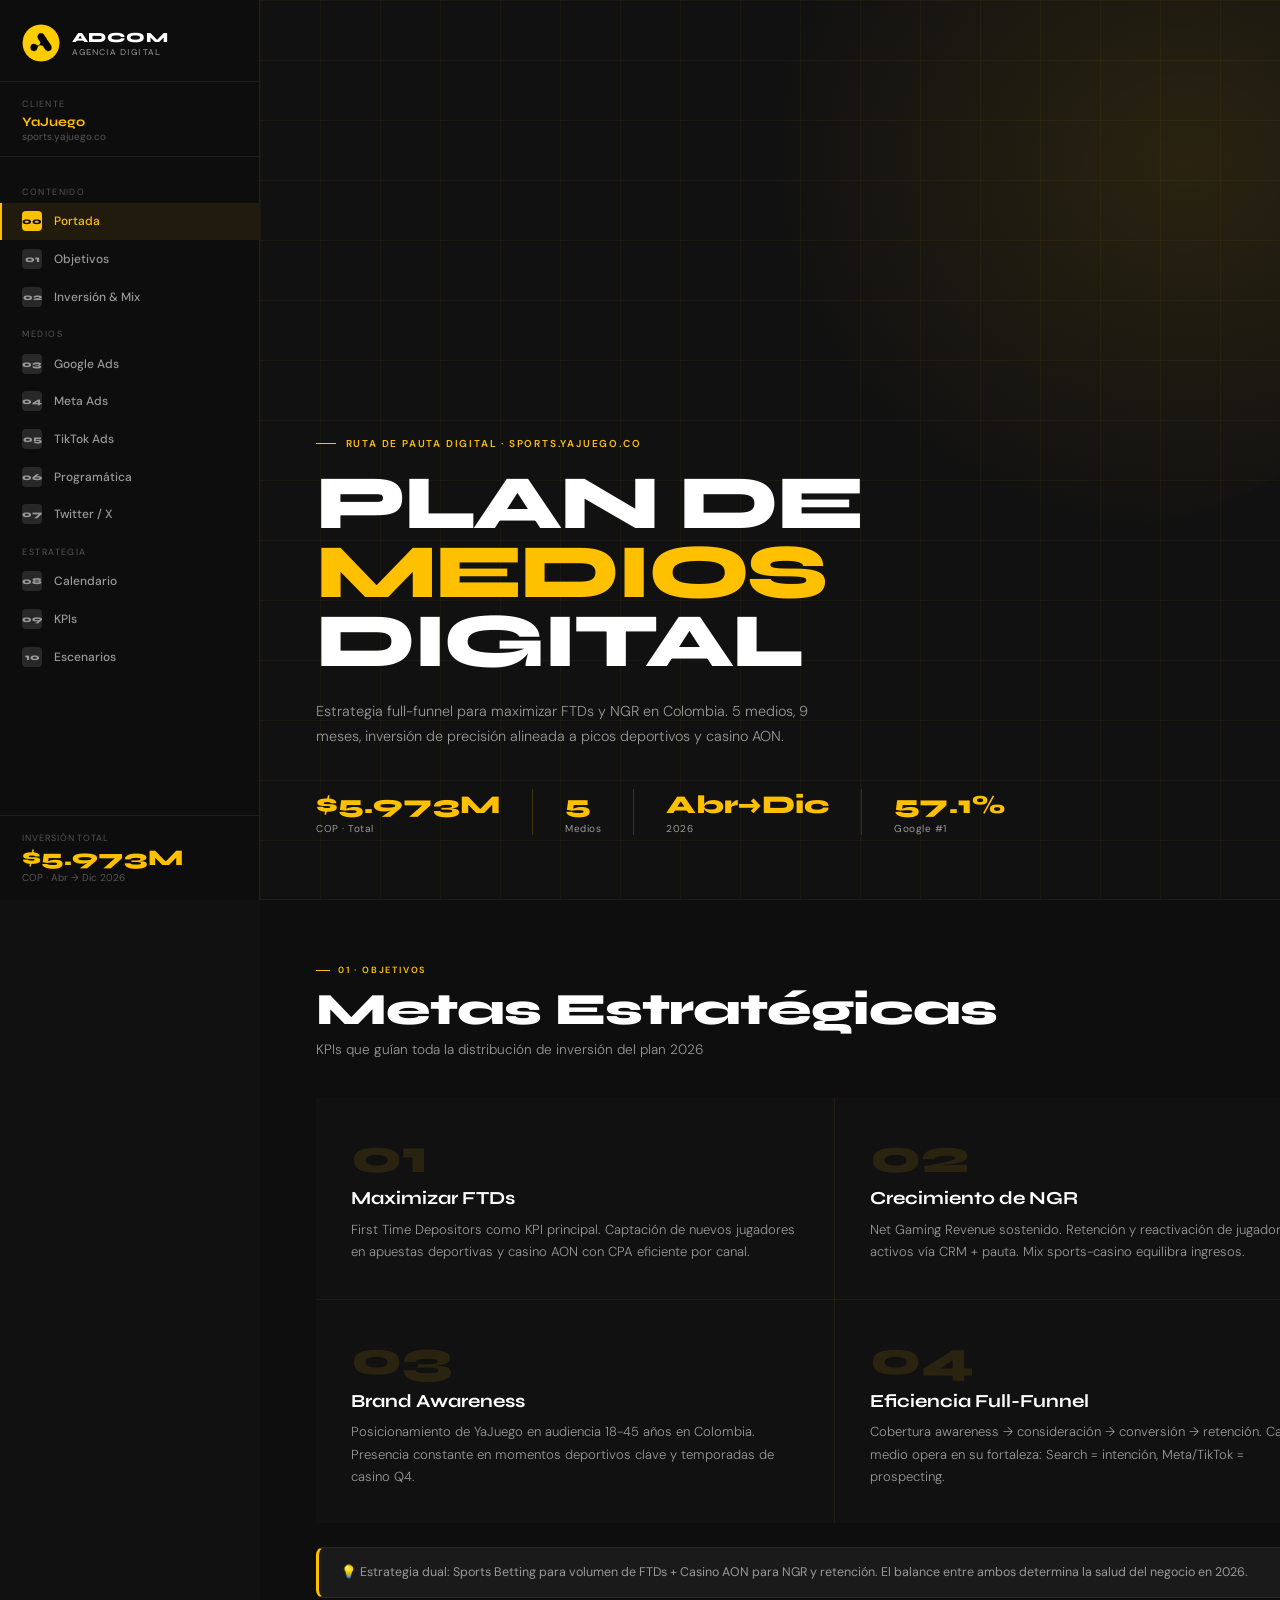
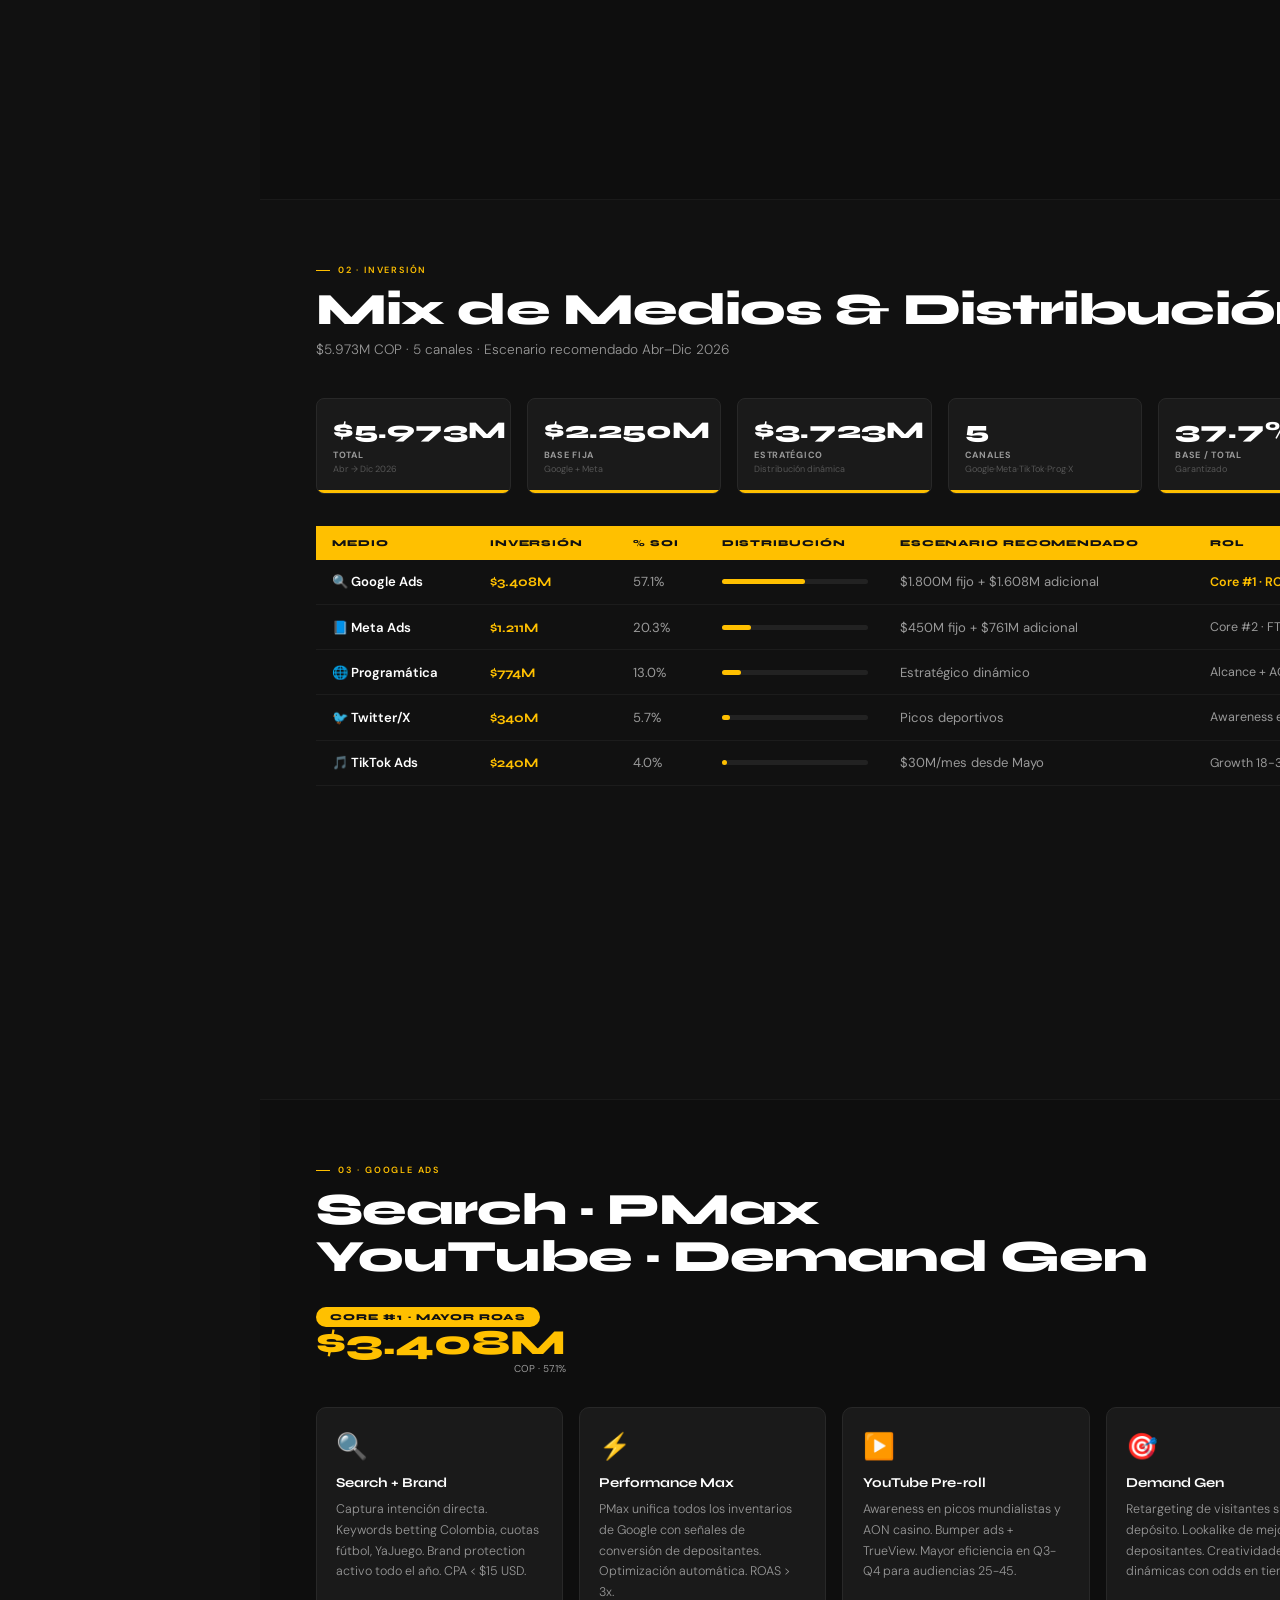
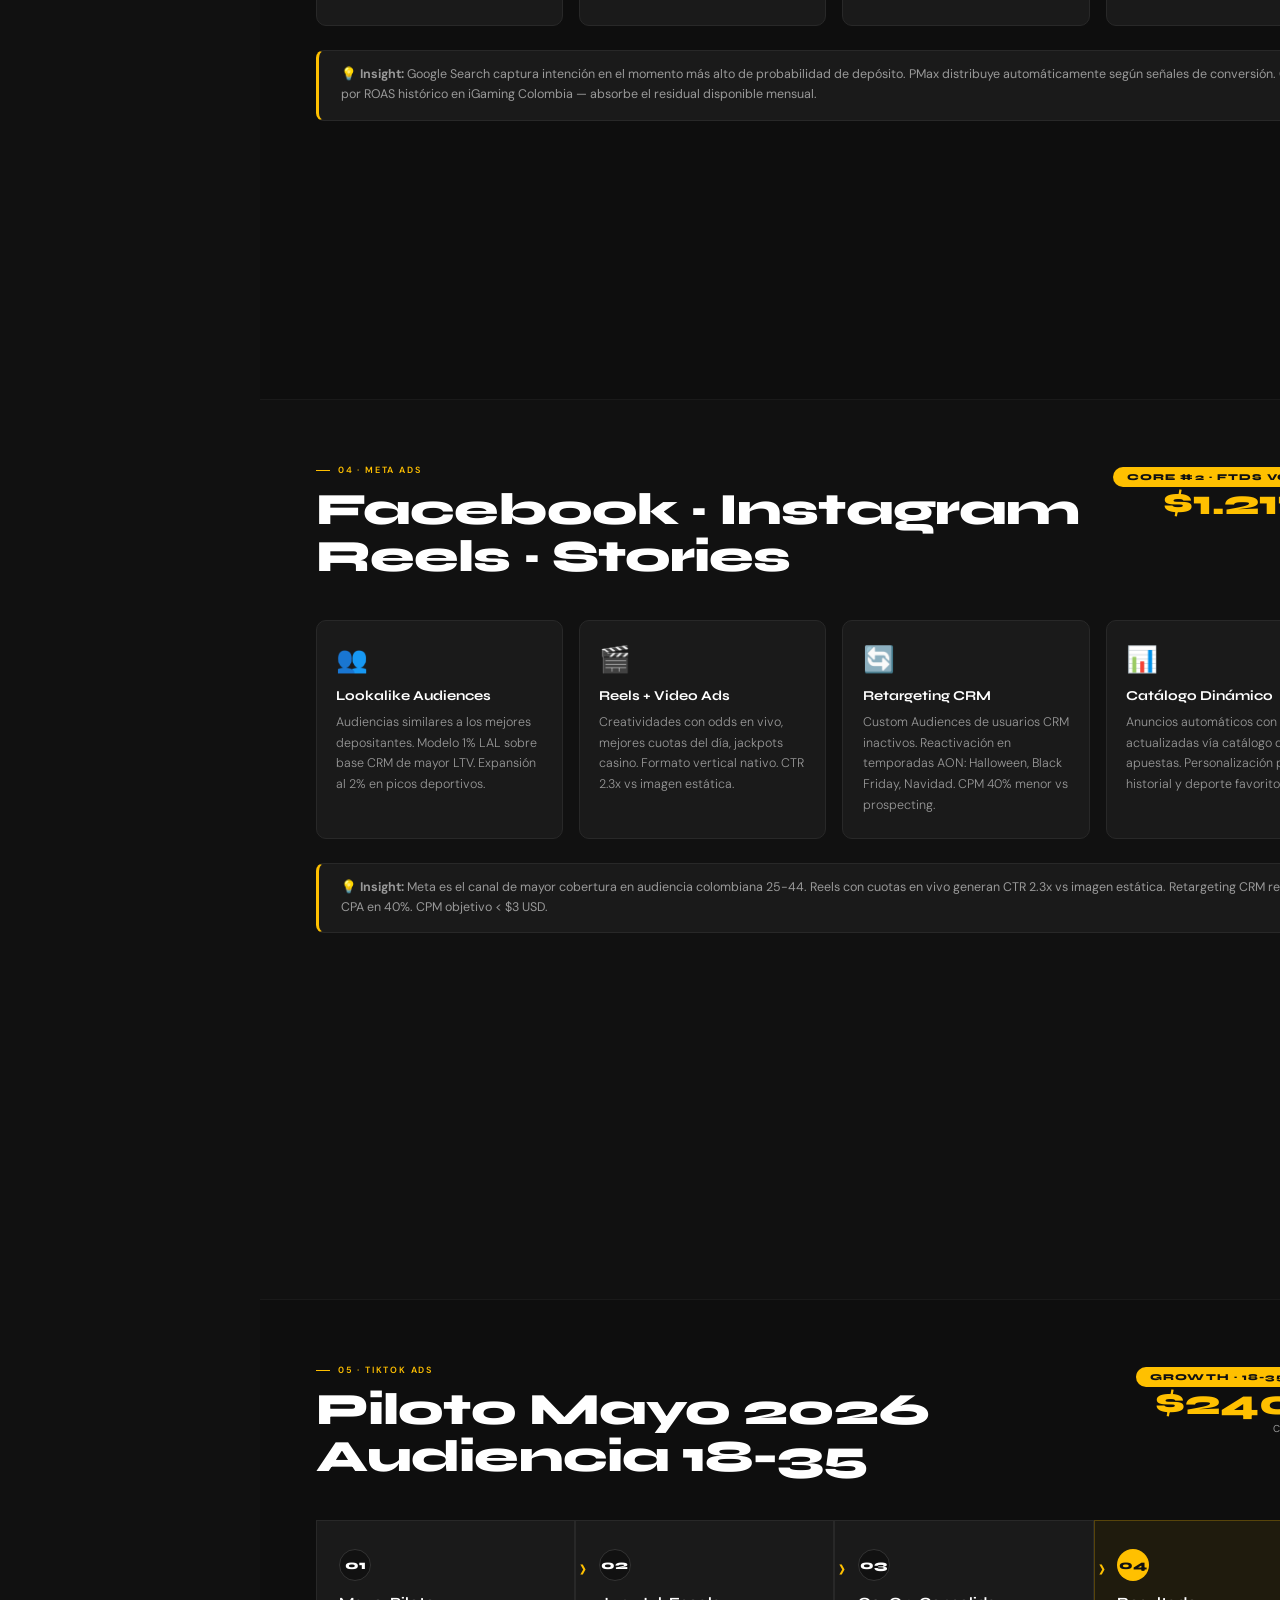
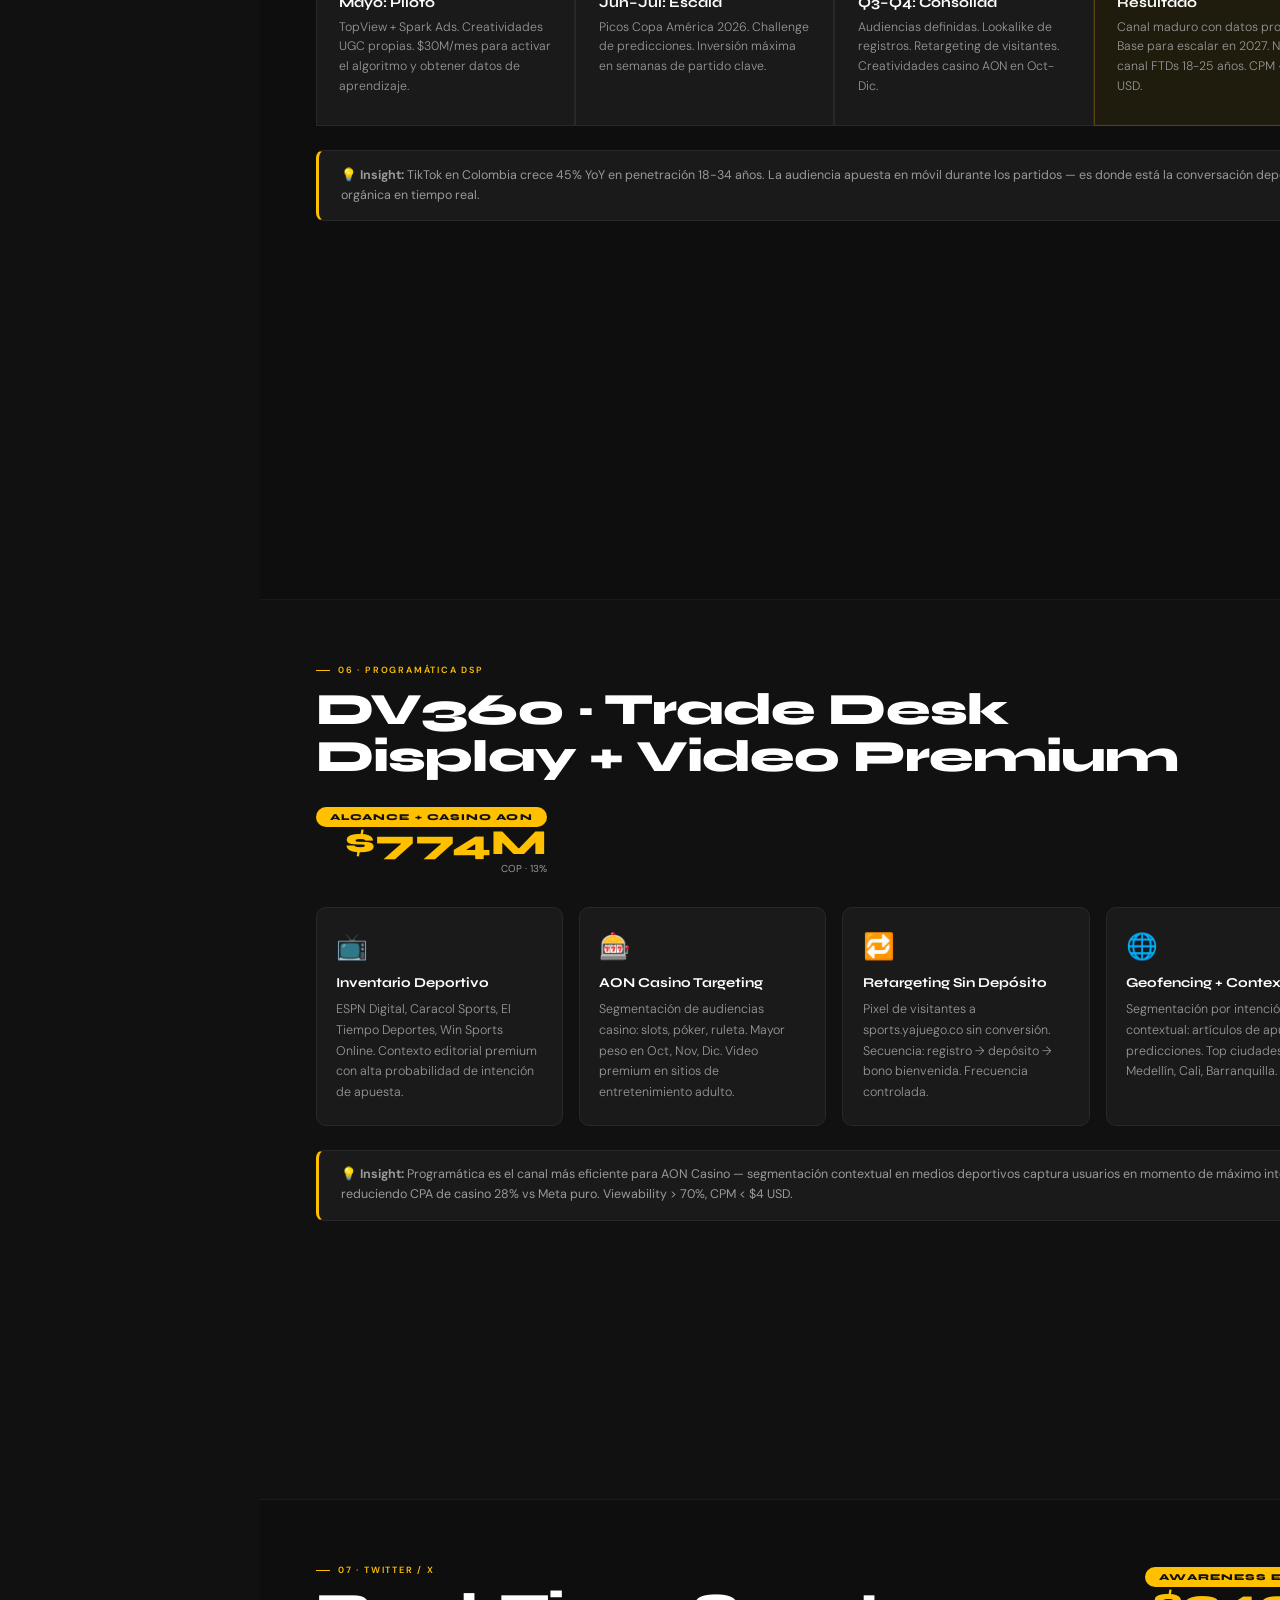
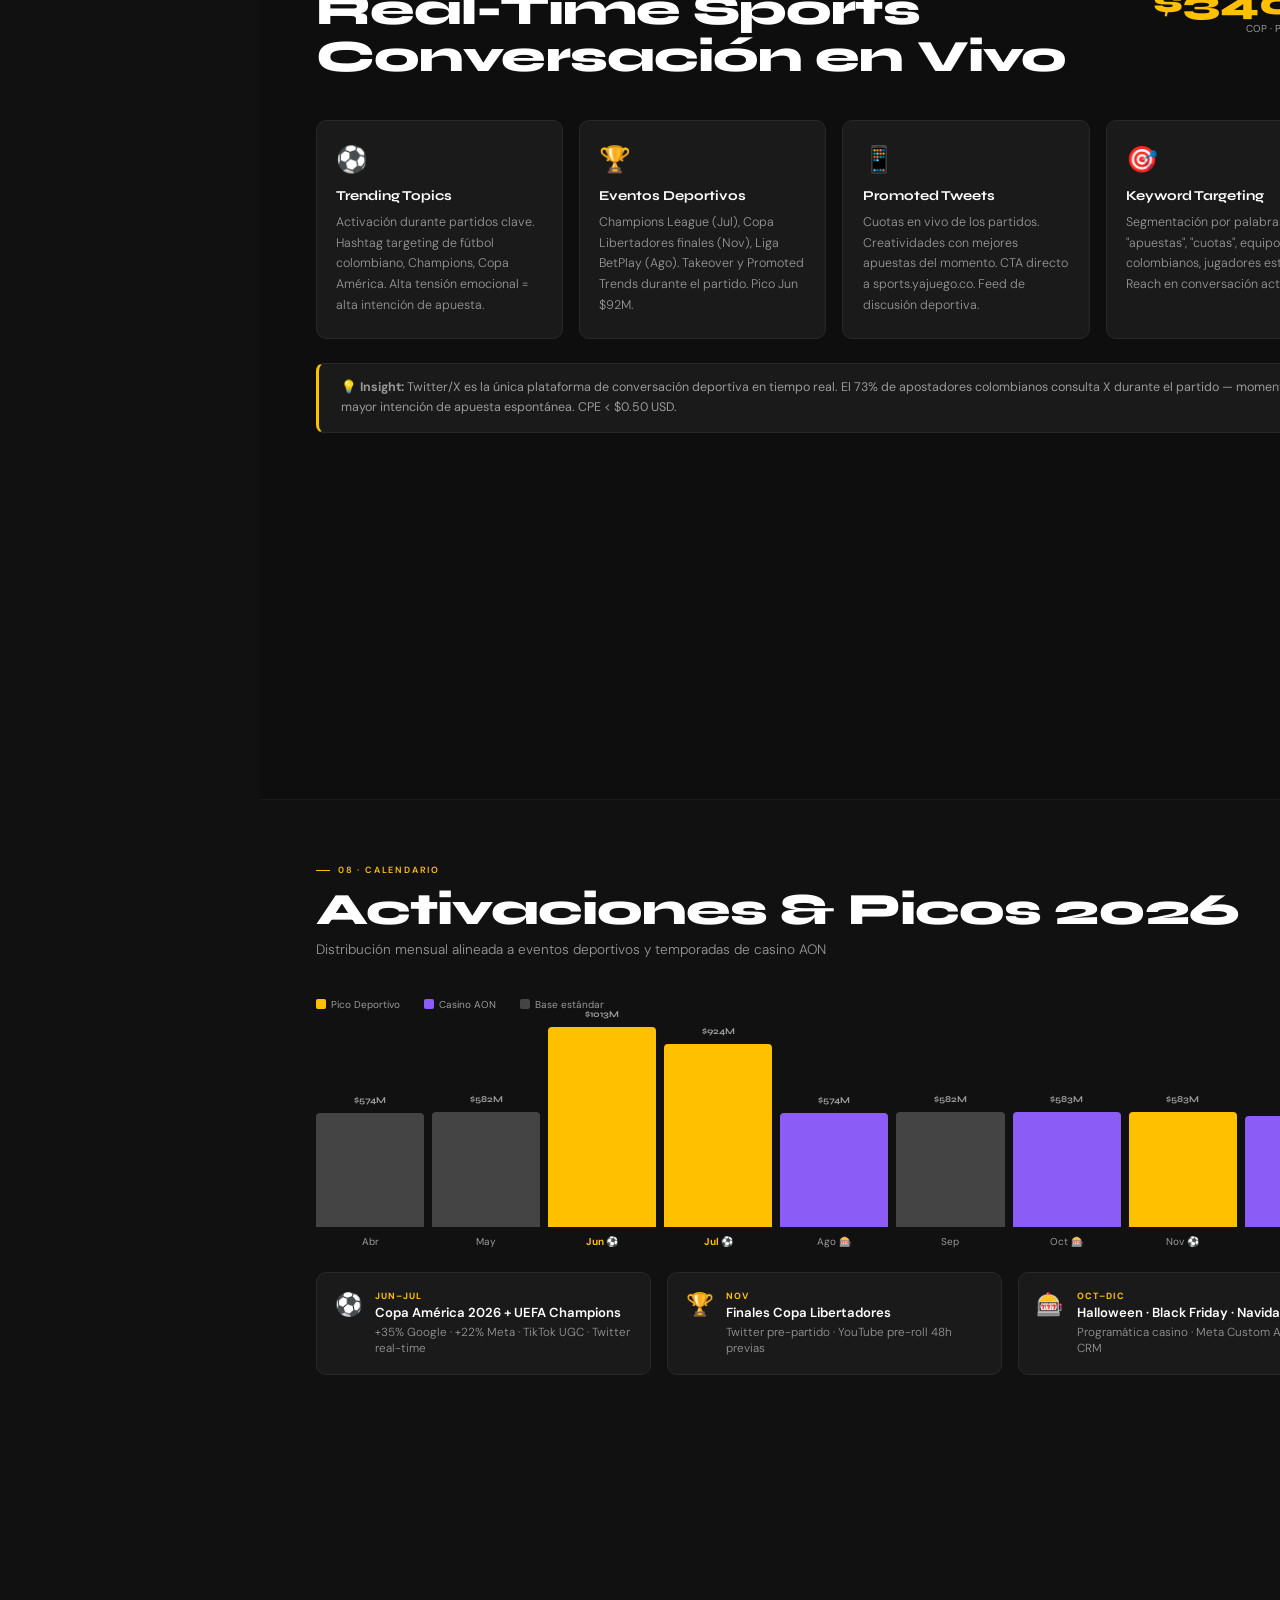
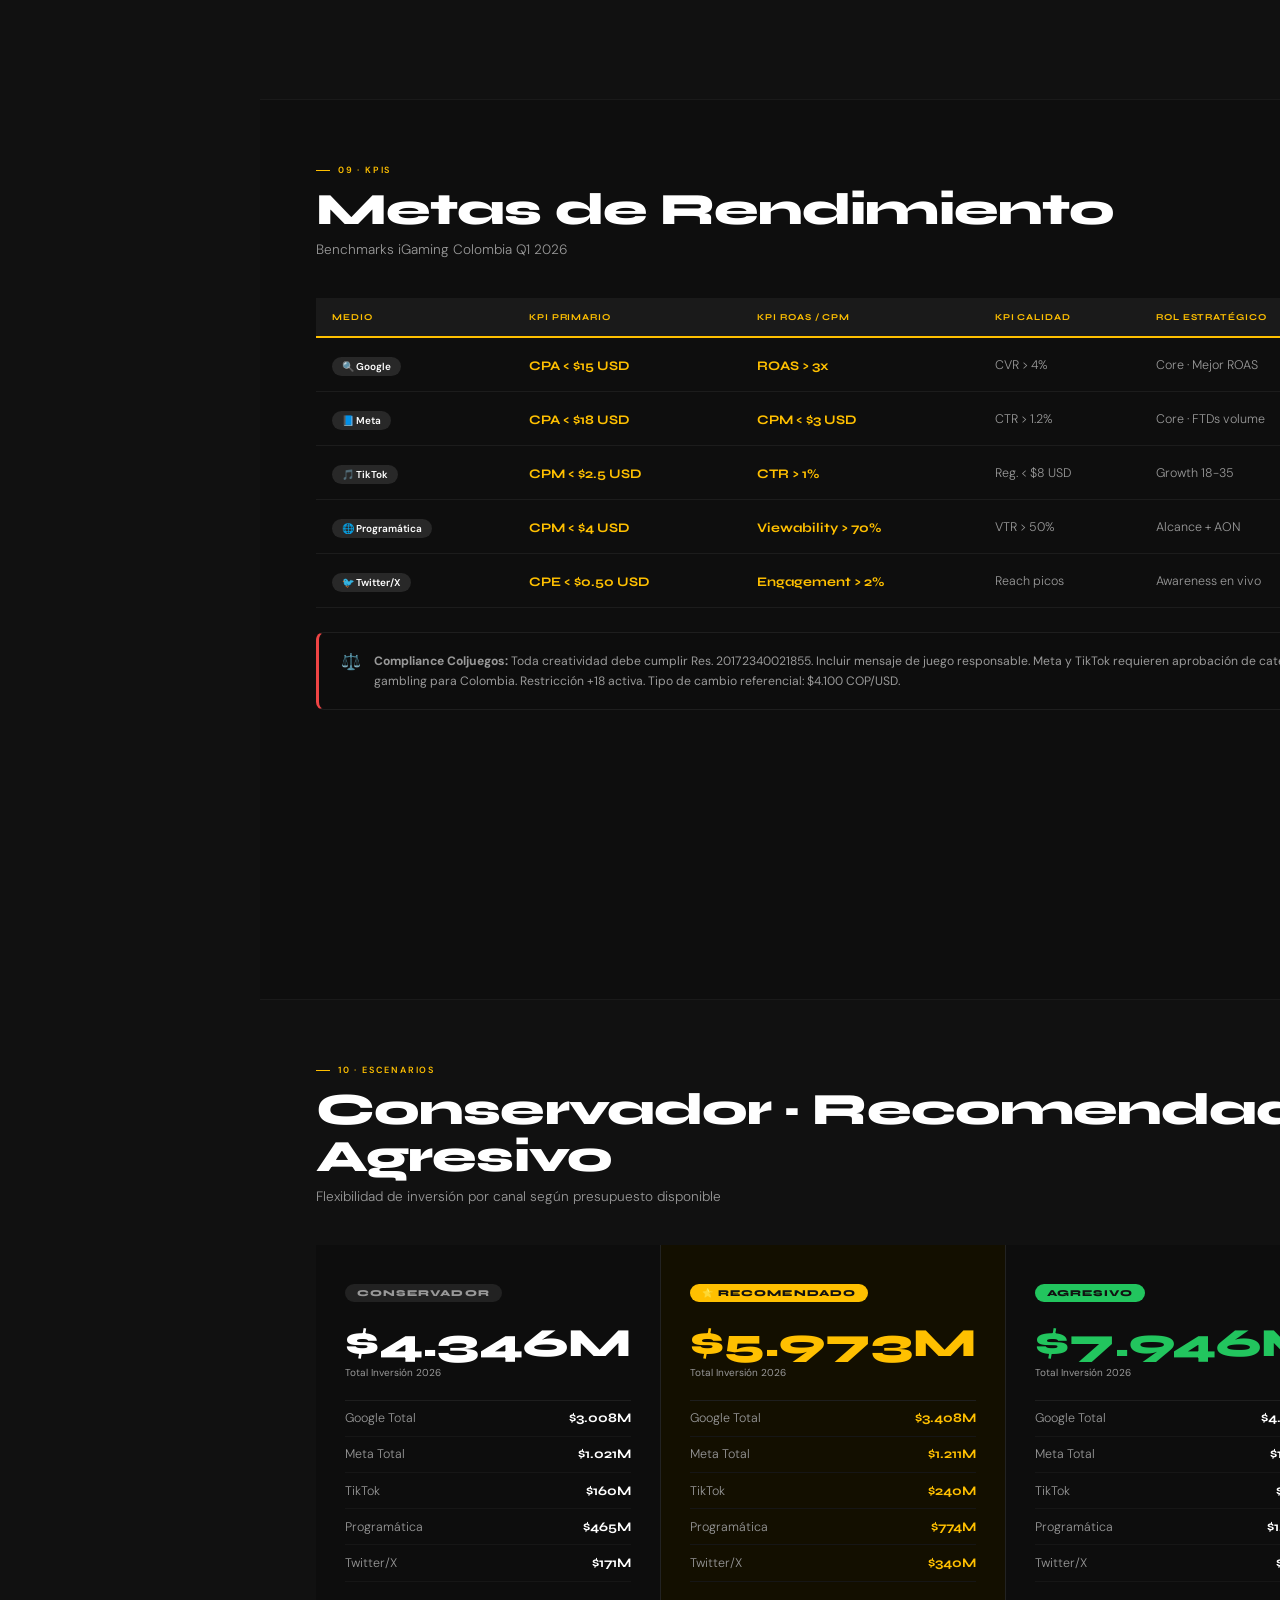
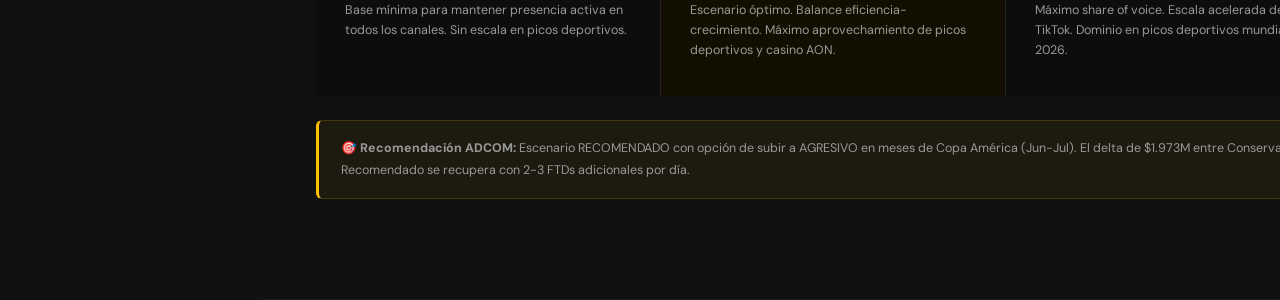
<file: YaJuego_Ruta_Pauta_Digital_2026.html>
<!DOCTYPE html>
<html lang="es">
<head>
<meta charset="UTF-8">
<meta name="viewport" content="width=device-width, initial-scale=1.0">
<title>YaJuego · Ruta de Pauta Digital 2026</title>
<link href="https://fonts.googleapis.com/css2?family=Syne:wght@400;700;800&family=DM+Sans:ital,wght@0,300;0,400;0,500;1,300&display=swap" rel="stylesheet">
<style>
:root {
  --y:#FFC000; --b:#111; --w:#fff;
  --g1:#1a1a1a; --g2:#282828; --g3:#555; --g4:#999; --g5:#ccc;
  --pu:#8B5CF6; --gr:#22C55E;
  --sidebar:260px;
}
*{ margin:0; padding:0; box-sizing:border-box; }
html{ scroll-behavior:smooth; }
body{ font-family:'DM Sans',sans-serif; background:var(--b); color:var(--w); display:flex; }

/* ── SIDEBAR ── */
#sidebar {
  width:var(--sidebar); flex-shrink:0;
  position:fixed; top:0; left:0; bottom:0;
  background:#0d0d0d; border-right:1px solid #1e1e1e;
  display:flex; flex-direction:column;
  overflow-y:auto; z-index:100;
}
.sb-head {
  padding:1.5rem 1.4rem 1.2rem;
  border-bottom:1px solid #1e1e1e;
  display:flex; align-items:center; gap:0.7rem; flex-shrink:0;
}
.sb-logo { width:38px; height:38px; border-radius:50%; overflow:hidden; flex-shrink:0; }
.sb-logo img { width:100%; height:100%; object-fit:cover; }
.sb-brand { font-family:'Syne',sans-serif; font-size:14px; font-weight:800; letter-spacing:0.06em; }
.sb-brand small { display:block; font-size:9px; font-weight:400; color:var(--g4); letter-spacing:0.12em; text-transform:uppercase; margin-top:1px; }

.sb-client {
  padding:1rem 1.4rem 0.8rem;
  border-bottom:1px solid #1e1e1e;
}
.sb-client-label { font-size:9px; letter-spacing:0.14em; text-transform:uppercase; color:var(--g3); margin-bottom:4px; }
.sb-client-name { font-family:'Syne',sans-serif; font-size:13px; font-weight:700; color:var(--y); }
.sb-client-url { font-size:10px; color:var(--g3); }

.sb-nav { padding:1rem 0; flex:1; }
.sb-section-label {
  font-size:9px; letter-spacing:0.16em; text-transform:uppercase;
  color:var(--g3); padding:0.8rem 1.4rem 0.3rem;
}
.sb-item {
  display:flex; align-items:center; gap:0.7rem;
  padding:0.55rem 1.4rem; cursor:pointer;
  transition:background 0.15s; position:relative;
  text-decoration:none; color:var(--g4);
  font-size:12px; font-weight:500;
}
.sb-item:hover { background:rgba(255,255,255,0.04); color:var(--w); }
.sb-item.active { background:rgba(255,192,0,0.08); color:var(--y); }
.sb-item.active::before {
  content:''; position:absolute; left:0; top:0; bottom:0;
  width:2px; background:var(--y);
}
.sb-num {
  width:20px; height:20px; border-radius:4px; flex-shrink:0;
  background:var(--g2); display:flex; align-items:center; justify-content:center;
  font-family:'Syne',sans-serif; font-size:9px; font-weight:800; color:var(--g4);
  transition:all 0.15s;
}
.sb-item.active .sb-num { background:var(--y); color:var(--b); }
.sb-item:hover .sb-num { background:#333; color:var(--w); }

.sb-footer {
  padding:1rem 1.4rem; border-top:1px solid #1e1e1e; flex-shrink:0;
}
.sb-total-label { font-size:9px; color:var(--g3); letter-spacing:0.1em; text-transform:uppercase; }
.sb-total-val { font-family:'Syne',sans-serif; font-size:1.4rem; font-weight:800; color:var(--y); }
.sb-total-sub { font-size:10px; color:var(--g3); }

/* ── MAIN ── */
#main {
  margin-left:var(--sidebar);
  flex:1; min-height:100vh;
}

/* ── SECTIONS ── */
.sec {
  padding:4rem 3.5rem; min-height:100vh;
  border-bottom:1px solid #1a1a1a;
}
.sec:nth-child(even) { background:#0e0e0e; }
.sec:nth-child(odd) { background:var(--b); }

/* HERO override */
#s-hero {
  background:var(--b) !important;
  display:flex; flex-direction:column; justify-content:flex-end;
  position:relative; overflow:hidden;
}
.hero-grid {
  position:absolute; inset:0; pointer-events:none;
  background-image:
    linear-gradient(rgba(255,192,0,0.04) 1px, transparent 1px),
    linear-gradient(90deg, rgba(255,192,0,0.04) 1px, transparent 1px);
  background-size:60px 60px;
}
.hero-blob {
  position:absolute; top:-10%; right:-5%;
  width:55vw; height:70vh;
  border-radius:40% 60% 70% 30% / 40% 50% 60% 50%;
  background:radial-gradient(ellipse at 60% 40%, rgba(255,192,0,0.10) 0%, transparent 70%);
  animation:blobF 8s ease-in-out infinite;
}
@keyframes blobF { 0%,100%{transform:translate(0,0)} 50%{transform:translate(-15px,20px)} }
.hero-content { position:relative; z-index:2; }
.hero-ey {
  font-size:10px; font-weight:600; letter-spacing:0.18em; color:var(--y);
  text-transform:uppercase; margin-bottom:1.2rem;
  display:flex; align-items:center; gap:0.6rem;
}
.hero-ey::before { content:''; width:20px; height:1px; background:var(--y); }
.hero-title {
  font-family:'Syne',sans-serif; font-weight:800;
  font-size:clamp(3rem,6vw,6rem); line-height:0.9; letter-spacing:-0.03em;
  margin-bottom:1.4rem;
}
.hero-title em { color:var(--y); font-style:normal; }
.hero-sub {
  font-size:0.9rem; color:var(--g4); font-weight:300;
  max-width:520px; line-height:1.75; margin-bottom:2.5rem;
}
.hero-stats { display:flex; gap:0; flex-wrap:wrap; }
.hstat { padding:0 2rem; border-left:1px solid rgba(255,192,0,0.2); }
.hstat:first-child { padding-left:0; border-left:none; }
.hstat-num { font-family:'Syne',sans-serif; font-size:1.6rem; font-weight:800; color:var(--y); }
.hstat-label { font-size:10px; color:var(--g4); letter-spacing:0.05em; margin-top:2px; }

/* SECTION HEADER */
.sec-eyebrow {
  font-size:9px; letter-spacing:0.2em; text-transform:uppercase;
  color:var(--y); font-weight:600; margin-bottom:0.6rem;
  display:flex; align-items:center; gap:0.5rem;
}
.sec-eyebrow::before { content:''; width:14px; height:1px; background:var(--y); }
.sec-title {
  font-family:'Syne',sans-serif;
  font-size:clamp(1.8rem,3.5vw,2.8rem); font-weight:800;
  line-height:1.05; letter-spacing:-0.02em; margin-bottom:0.5rem;
}
.sec-desc { color:var(--g4); font-size:0.85rem; font-weight:300; margin-bottom:2.5rem; }

/* KPI STRIP */
.krow { display:grid; grid-template-columns:repeat(5,1fr); gap:1rem; margin-bottom:2rem; }
.kcard {
  background:var(--g1); border:1px solid var(--g2); border-radius:8px;
  padding:1.1rem 1rem; position:relative; overflow:hidden;
}
.kcard::after { content:''; position:absolute; bottom:0; left:0; right:0; height:3px; background:var(--y); }
.kv { font-family:'Syne',sans-serif; font-size:1.5rem; font-weight:800; }
.kl { font-size:9px; font-weight:700; color:var(--g4); letter-spacing:0.08em; text-transform:uppercase; margin-top:4px; }
.ks { font-size:9px; color:var(--g3); margin-top:2px; }

/* TABLE */
.tbl { width:100%; border-collapse:collapse; }
.tbl th {
  background:var(--y); color:var(--b); font-family:'Syne',sans-serif;
  font-size:9px; font-weight:800; letter-spacing:0.1em; text-transform:uppercase;
  padding:0.75rem 1rem; text-align:left;
}
.tbl td { padding:0.85rem 1rem; border-bottom:1px solid #1c1c1c; font-size:0.82rem; vertical-align:middle; }
.tbl tr:hover td { background:#161616; }
.yn { font-weight:600; }
.yv { color:var(--y); font-family:'Syne',sans-serif; font-weight:700; }
.ygr { color:var(--g4); }
.bar-c { background:#222; border-radius:3px; height:5px; }
.bar-f { height:100%; background:var(--y); border-radius:3px; }

/* OBJ GRID */
.obj-grid { display:grid; grid-template-columns:1fr 1fr; gap:1.5px; background:rgba(255,192,0,0.08); margin-top:0; }
.obj-card { background:var(--b); padding:2.2rem; transition:background 0.2s; }
.obj-card:hover { background:#141414; }
.obj-num { font-family:'Syne',sans-serif; font-size:3rem; font-weight:800; color:rgba(255,192,0,0.1); line-height:1; margin-bottom:0.4rem; }
.obj-title { font-family:'Syne',sans-serif; font-size:1.15rem; font-weight:700; margin-bottom:0.6rem; }
.obj-desc { color:var(--g4); font-size:0.82rem; line-height:1.7; font-weight:300; }

/* MEDIO HEADER */
.mhdr { display:flex; align-items:flex-start; justify-content:space-between; margin-bottom:2rem; flex-wrap:wrap; gap:1rem; }
.mbadge { background:var(--y); color:var(--b); font-family:'Syne',sans-serif; font-weight:800; font-size:9px; letter-spacing:0.12em; text-transform:uppercase; padding:5px 14px; border-radius:40px; }
.minv { text-align:right; }
.minv-num { font-family:'Syne',sans-serif; font-size:2.2rem; font-weight:800; color:var(--y); line-height:1; }
.minv-lbl { font-size:10px; color:var(--g4); margin-top:2px; }

/* FEATURE GRID */
.fg { display:grid; grid-template-columns:repeat(4,1fr); gap:1rem; margin-bottom:1.5rem; }
.fc {
  background:var(--g1); border:1px solid var(--g2); border-radius:10px;
  padding:1.4rem 1.2rem; transition:all 0.2s; position:relative; overflow:hidden;
}
.fc::before { content:''; position:absolute; top:0; left:0; right:0; height:2px; background:transparent; transition:background 0.2s; }
.fc:hover { border-color:rgba(255,192,0,0.28); transform:translateY(-2px); }
.fc:hover::before { background:var(--y); }
.fi { font-size:1.6rem; margin-bottom:0.7rem; }
.fn { font-family:'Syne',sans-serif; font-size:0.85rem; font-weight:700; margin-bottom:0.5rem; }
.fd { font-size:0.78rem; color:var(--g4); line-height:1.65; font-weight:300; }

/* INSIGHT BAR */
.ibar {
  background:var(--g1); border:1px solid var(--g2); border-radius:8px;
  padding:0.9rem 1.4rem; border-left:3px solid var(--y);
}
.ibar p { font-size:0.78rem; color:var(--g4); line-height:1.6; }

/* JOURNEY */
.journey { display:grid; grid-template-columns:repeat(4,1fr); margin-bottom:1.5rem; }
.jstep {
  padding:1.8rem 1.4rem; background:var(--g1); border:1px solid var(--g2);
  position:relative;
}
.jstep:not(:last-child)::after {
  content:'›'; position:absolute; right:-13px; top:1.8rem;
  font-size:1.8rem; color:var(--y); z-index:2;
}
.jstep.fin { background:rgba(255,192,0,0.07); border-color:rgba(255,192,0,0.25); }
.snum {
  width:32px; height:32px; border-radius:50%; display:flex; align-items:center; justify-content:center;
  font-family:'Syne',sans-serif; font-weight:800; font-size:0.8rem; margin-bottom:0.8rem;
}
.snum.dk { background:var(--b); color:var(--w); border:1px solid #333; }
.snum.gd { background:var(--y); color:var(--b); }
.st { font-family:'Syne',sans-serif; font-size:0.88rem; font-weight:700; margin-bottom:0.4rem; }
.sd { font-size:0.77rem; color:var(--g4); line-height:1.6; font-weight:300; }

/* CALENDAR */
.legend { display:flex; gap:1.5rem; margin-bottom:1rem; flex-wrap:wrap; }
.ldot { width:10px; height:10px; border-radius:2px; }
.ll { font-size:10px; color:var(--g4); display:flex; align-items:center; gap:5px; }
#calBars {
  display:grid; grid-template-columns:repeat(9,1fr); gap:8px;
  align-items:flex-end; height:200px; margin-bottom:8px;
}
.cbw { display:flex; flex-direction:column; align-items:center; gap:5px; height:100%; justify-content:flex-end; }
.cb { width:100%; border-radius:4px 4px 0 0; position:relative; }
.cbv { font-family:'Syne',sans-serif; font-size:9px; font-weight:700; color:var(--g4); text-align:center; position:absolute; top:-18px; left:50%; transform:translateX(-50%); white-space:nowrap; }
.cmonths { display:grid; grid-template-columns:repeat(9,1fr); gap:8px; }
.cm { font-size:10px; color:var(--g4); text-align:center; }
.cm.pk { color:var(--y); font-weight:700; }
.cev { display:grid; grid-template-columns:repeat(3,1fr); gap:1rem; margin-top:1.5rem; }
.ce { background:var(--g1); border:1px solid var(--g2); border-radius:10px; padding:1.1rem; display:flex; gap:0.8rem; align-items:flex-start; }
.cep { font-size:9px; font-weight:700; letter-spacing:0.1em; text-transform:uppercase; color:var(--y); margin-bottom:2px; }
.cet { font-weight:600; font-size:0.82rem; margin-bottom:3px; }
.cen { font-size:0.73rem; color:var(--g4); font-weight:300; }

/* KPIS TABLE */
.ktbl { width:100%; border-collapse:collapse; margin-bottom:1.5rem; }
.ktbl th {
  background:var(--g1); color:var(--y); font-family:'Syne',sans-serif;
  font-size:9px; font-weight:700; letter-spacing:0.1em; text-transform:uppercase;
  padding:0.9rem 1rem; text-align:left; border-bottom:2px solid var(--y);
}
.ktbl td { padding:1rem; border-bottom:1px solid #1c1c1c; }
.ktbl tr:hover td { background:#141414; }
.chip { background:var(--g2); padding:3px 10px; border-radius:20px; font-size:10px; font-weight:600; white-space:nowrap; }
.kpc { font-family:'Syne',sans-serif; font-size:0.82rem; font-weight:700; color:var(--y); }
.krc { font-size:0.78rem; color:var(--g4); font-weight:300; }

.cbox {
  background:#0d0d0d; border:1px solid #1e1e1e; border-radius:8px;
  padding:1.1rem 1.4rem; display:flex; gap:0.8rem;
  border-left:3px solid #EF4444;
}
.cbox p { font-size:0.76rem; color:var(--g4); line-height:1.65; }

/* ESCENARIOS */
.egrid { display:grid; grid-template-columns:repeat(3,1fr); gap:1.5px; background:#222; }
.ecard { background:#0d0d0d; padding:2.2rem 1.8rem; }
.ecard.rec { background:#130f00; }
.ebadge {
  display:inline-block; font-family:'Syne',sans-serif;
  font-size:9px; font-weight:800; letter-spacing:0.12em; text-transform:uppercase;
  padding:4px 12px; border-radius:40px; margin-bottom:1.3rem;
}
.eb-c { background:#222; color:var(--g4); }
.eb-r { background:var(--y); color:var(--b); }
.eb-a { background:var(--gr); color:var(--b); }
.etot { font-family:'Syne',sans-serif; font-size:2.5rem; font-weight:800; line-height:1; margin-bottom:0.2rem; }
.etl { font-size:10px; color:var(--g4); margin-bottom:1.3rem; }
.elines { border-top:1px solid #1e1e1e; }
.eline { display:flex; justify-content:space-between; padding:0.6rem 0; border-bottom:1px solid #161616; }
.eln { font-size:0.78rem; color:var(--g4); font-weight:300; }
.elv { font-family:'Syne',sans-serif; font-size:0.82rem; font-weight:700; }
.edesc { font-size:0.78rem; color:var(--g4); line-height:1.6; margin-top:1.2rem; }
.erec {
  background:rgba(255,192,0,0.05); border:1px solid rgba(255,192,0,0.18);
  border-radius:6px; padding:1.1rem 1.4rem; margin-top:1.5rem;
  font-size:0.78rem; color:var(--g4); line-height:1.7; border-left:3px solid var(--y);
}

/* SCROLLBAR */
#sidebar::-webkit-scrollbar { width:4px; }
#sidebar::-webkit-scrollbar-track { background:transparent; }
#sidebar::-webkit-scrollbar-thumb { background:#2a2a2a; border-radius:4px; }

@media(max-width:900px) {
  #sidebar { display:none; }
  #main { margin-left:0; }
  .krow { grid-template-columns:repeat(2,1fr); }
  .fg { grid-template-columns:1fr 1fr; }
  .journey { grid-template-columns:1fr 1fr; }
  .egrid { grid-template-columns:1fr; }
  .cev { grid-template-columns:1fr; }
  .obj-grid { grid-template-columns:1fr; }
  .sec { padding:2.5rem 1.5rem; }
}
</style>
</head>
<body>

<!-- SIDEBAR INDEX -->
<aside id="sidebar">
  <div class="sb-head">
    <div class="sb-logo"><img src="[data-uri]" alt="ADCOM"></div>
    <div class="sb-brand">ADCOM<small>Agencia Digital</small></div>
  </div>

  <div class="sb-client">
    <div class="sb-client-label">Cliente</div>
    <div class="sb-client-name">YaJuego</div>
    <div class="sb-client-url">sports.yajuego.co</div>
  </div>

  <nav class="sb-nav">
    <div class="sb-section-label">Contenido</div>
    <a class="sb-item active" href="#s-hero">
      <span class="sb-num">00</span> Portada
    </a>
    <a class="sb-item" href="#s-obj">
      <span class="sb-num">01</span> Objetivos
    </a>
    <a class="sb-item" href="#s-inv">
      <span class="sb-num">02</span> Inversión & Mix
    </a>

    <div class="sb-section-label">Medios</div>
    <a class="sb-item" href="#s-google">
      <span class="sb-num">03</span> Google Ads
    </a>
    <a class="sb-item" href="#s-meta">
      <span class="sb-num">04</span> Meta Ads
    </a>
    <a class="sb-item" href="#s-tiktok">
      <span class="sb-num">05</span> TikTok Ads
    </a>
    <a class="sb-item" href="#s-prog">
      <span class="sb-num">06</span> Programática
    </a>
    <a class="sb-item" href="#s-twitter">
      <span class="sb-num">07</span> Twitter / X
    </a>

    <div class="sb-section-label">Estrategia</div>
    <a class="sb-item" href="#s-cal">
      <span class="sb-num">08</span> Calendario
    </a>
    <a class="sb-item" href="#s-kpis">
      <span class="sb-num">09</span> KPIs
    </a>
    <a class="sb-item" href="#s-esc">
      <span class="sb-num">10</span> Escenarios
    </a>
  </nav>

  <div class="sb-footer">
    <div class="sb-total-label">Inversión Total</div>
    <div class="sb-total-val">$5.973M</div>
    <div class="sb-total-sub">COP · Abr → Dic 2026</div>
  </div>
</aside>

<!-- MAIN CONTENT -->
<main id="main">

  <!-- 00 HERO -->
  <section class="sec" id="s-hero">
    <div class="hero-grid"></div>
    <div class="hero-blob"></div>
    <div class="hero-content">
      <div class="hero-ey">Ruta de Pauta Digital · sports.yajuego.co</div>
      <h1 class="hero-title">PLAN DE<br><em>MEDIOS</em><br>DIGITAL</h1>
      <p class="hero-sub">Estrategia full-funnel para maximizar FTDs y NGR en Colombia. 5 medios, 9 meses, inversión de precisión alineada a picos deportivos y casino AON.</p>
      <div class="hero-stats">
        <div class="hstat"><div class="hstat-num">$5.973M</div><div class="hstat-label">COP · Total</div></div>
        <div class="hstat"><div class="hstat-num">5</div><div class="hstat-label">Medios</div></div>
        <div class="hstat"><div class="hstat-num">Abr→Dic</div><div class="hstat-label">2026</div></div>
        <div class="hstat"><div class="hstat-num">57.1%</div><div class="hstat-label">Google #1</div></div>
      </div>
    </div>
  </section>

  <!-- 01 OBJETIVOS -->
  <section class="sec" id="s-obj">
    <div class="sec-eyebrow">01 · Objetivos</div>
    <h2 class="sec-title">Metas Estratégicas</h2>
    <p class="sec-desc">KPIs que guían toda la distribución de inversión del plan 2026</p>
    <div class="obj-grid">
      <div class="obj-card"><div class="obj-num">01</div><div class="obj-title">Maximizar FTDs</div><div class="obj-desc">First Time Depositors como KPI principal. Captación de nuevos jugadores en apuestas deportivas y casino AON con CPA eficiente por canal.</div></div>
      <div class="obj-card"><div class="obj-num">02</div><div class="obj-title">Crecimiento de NGR</div><div class="obj-desc">Net Gaming Revenue sostenido. Retención y reactivación de jugadores activos vía CRM + pauta. Mix sports-casino equilibra ingresos.</div></div>
      <div class="obj-card"><div class="obj-num">03</div><div class="obj-title">Brand Awareness</div><div class="obj-desc">Posicionamiento de YaJuego en audiencia 18-45 años en Colombia. Presencia constante en momentos deportivos clave y temporadas de casino Q4.</div></div>
      <div class="obj-card"><div class="obj-num">04</div><div class="obj-title">Eficiencia Full-Funnel</div><div class="obj-desc">Cobertura awareness → consideración → conversión → retención. Cada medio opera en su fortaleza: Search = intención, Meta/TikTok = prospecting.</div></div>
    </div>
    <div class="ibar" style="margin-top:1.5rem"><p>💡 Estrategia dual: Sports Betting para volumen de FTDs + Casino AON para NGR y retención. El balance entre ambos determina la salud del negocio en 2026.</p></div>
  </section>

  <!-- 02 INVERSIÓN -->
  <section class="sec" id="s-inv">
    <div class="sec-eyebrow">02 · Inversión</div>
    <h2 class="sec-title">Mix de Medios & Distribución</h2>
    <p class="sec-desc">$5.973M COP · 5 canales · Escenario recomendado Abr–Dic 2026</p>
    <div class="krow">
      <div class="kcard"><div class="kv">$5.973M</div><div class="kl">Total</div><div class="ks">Abr → Dic 2026</div></div>
      <div class="kcard"><div class="kv">$2.250M</div><div class="kl">Base Fija</div><div class="ks">Google + Meta</div></div>
      <div class="kcard"><div class="kv">$3.723M</div><div class="kl">Estratégico</div><div class="ks">Distribución dinámica</div></div>
      <div class="kcard"><div class="kv">5</div><div class="kl">Canales</div><div class="ks">Google·Meta·TikTok·Prog·X</div></div>
      <div class="kcard"><div class="kv">37.7%</div><div class="kl">Base / Total</div><div class="ks">Garantizado</div></div>
    </div>
    <table class="tbl">
      <thead><tr><th>Medio</th><th>Inversión</th><th>% SOI</th><th>Distribución</th><th>Escenario Recomendado</th><th>Rol</th></tr></thead>
      <tbody>
        <tr><td><span class="yn">🔍 Google Ads</span></td><td><span class="yv">$3.408M</span></td><td class="ygr">57.1%</td><td><div class="bar-c"><div class="bar-f" style="width:57.1%"></div></div></td><td class="ygr">$1.800M fijo + $1.608M adicional</td><td style="color:var(--y);font-size:0.78rem;font-weight:600">Core #1 · ROAS</td></tr>
        <tr><td><span class="yn">📘 Meta Ads</span></td><td><span class="yv">$1.211M</span></td><td class="ygr">20.3%</td><td><div class="bar-c"><div class="bar-f" style="width:20.3%"></div></div></td><td class="ygr">$450M fijo + $761M adicional</td><td class="ygr" style="font-size:0.78rem">Core #2 · FTDs</td></tr>
        <tr><td><span class="yn">🌐 Programática</span></td><td><span class="yv">$774M</span></td><td class="ygr">13.0%</td><td><div class="bar-c"><div class="bar-f" style="width:13%"></div></div></td><td class="ygr">Estratégico dinámico</td><td class="ygr" style="font-size:0.78rem">Alcance + AON</td></tr>
        <tr><td><span class="yn">🐦 Twitter/X</span></td><td><span class="yv">$340M</span></td><td class="ygr">5.7%</td><td><div class="bar-c"><div class="bar-f" style="width:5.7%"></div></div></td><td class="ygr">Picos deportivos</td><td class="ygr" style="font-size:0.78rem">Awareness en vivo</td></tr>
        <tr><td><span class="yn">🎵 TikTok Ads</span></td><td><span class="yv">$240M</span></td><td class="ygr">4.0%</td><td><div class="bar-c"><div class="bar-f" style="width:4%"></div></div></td><td class="ygr">$30M/mes desde Mayo</td><td class="ygr" style="font-size:0.78rem">Growth 18-35</td></tr>
      </tbody>
    </table>
  </section>

  <!-- 03 GOOGLE -->
  <section class="sec" id="s-google">
    <div class="mhdr">
      <div><div class="sec-eyebrow">03 · Google Ads</div><h2 class="sec-title">Search · PMax<br>YouTube · Demand Gen</h2></div>
      <div><span class="mbadge">CORE #1 · MAYOR ROAS</span><div class="minv"><div class="minv-num">$3.408M</div><div class="minv-lbl">COP · 57.1%</div></div></div>
    </div>
    <div class="fg">
      <div class="fc"><div class="fi">🔍</div><div class="fn">Search + Brand</div><div class="fd">Captura intención directa. Keywords betting Colombia, cuotas fútbol, YaJuego. Brand protection activo todo el año. CPA &lt; $15 USD.</div></div>
      <div class="fc"><div class="fi">⚡</div><div class="fn">Performance Max</div><div class="fd">PMax unifica todos los inventarios de Google con señales de conversión de depositantes. Optimización automática. ROAS &gt; 3x.</div></div>
      <div class="fc"><div class="fi">▶️</div><div class="fn">YouTube Pre-roll</div><div class="fd">Awareness en picos mundialistas y AON casino. Bumper ads + TrueView. Mayor eficiencia en Q3-Q4 para audiencias 25-45.</div></div>
      <div class="fc"><div class="fi">🎯</div><div class="fn">Demand Gen</div><div class="fd">Retargeting de visitantes sin depósito. Lookalike de mejores depositantes. Creatividades dinámicas con odds en tiempo real.</div></div>
    </div>
    <div class="ibar"><p>💡 <strong>Insight:</strong> Google Search captura intención en el momento más alto de probabilidad de depósito. PMax distribuye automáticamente según señales de conversión. Canal #1 por ROAS histórico en iGaming Colombia — absorbe el residual disponible mensual.</p></div>
  </section>

  <!-- 04 META -->
  <section class="sec" id="s-meta">
    <div class="mhdr">
      <div><div class="sec-eyebrow">04 · Meta Ads</div><h2 class="sec-title">Facebook · Instagram<br>Reels · Stories</h2></div>
      <div><span class="mbadge">CORE #2 · FTDs VOLUME</span><div class="minv"><div class="minv-num">$1.211M</div><div class="minv-lbl">COP · 20.3%</div></div></div>
    </div>
    <div class="fg">
      <div class="fc"><div class="fi">👥</div><div class="fn">Lookalike Audiences</div><div class="fd">Audiencias similares a los mejores depositantes. Modelo 1% LAL sobre base CRM de mayor LTV. Expansión al 2% en picos deportivos.</div></div>
      <div class="fc"><div class="fi">🎬</div><div class="fn">Reels + Video Ads</div><div class="fd">Creatividades con odds en vivo, mejores cuotas del día, jackpots casino. Formato vertical nativo. CTR 2.3x vs imagen estática.</div></div>
      <div class="fc"><div class="fi">🔄</div><div class="fn">Retargeting CRM</div><div class="fd">Custom Audiences de usuarios CRM inactivos. Reactivación en temporadas AON: Halloween, Black Friday, Navidad. CPM 40% menor vs prospecting.</div></div>
      <div class="fc"><div class="fi">📊</div><div class="fn">Catálogo Dinámico</div><div class="fd">Anuncios automáticos con cuotas actualizadas vía catálogo de apuestas. Personalización por historial y deporte favorito.</div></div>
    </div>
    <div class="ibar"><p>💡 <strong>Insight:</strong> Meta es el canal de mayor cobertura en audiencia colombiana 25-44. Reels con cuotas en vivo generan CTR 2.3x vs imagen estática. Retargeting CRM reduce CPA en 40%. CPM objetivo &lt; $3 USD.</p></div>
  </section>

  <!-- 05 TIKTOK -->
  <section class="sec" id="s-tiktok">
    <div class="mhdr">
      <div><div class="sec-eyebrow">05 · TikTok Ads</div><h2 class="sec-title">Piloto Mayo 2026<br>Audiencia 18-35</h2></div>
      <div><span class="mbadge">GROWTH · 18-35 AÑOS</span><div class="minv"><div class="minv-num">$240M</div><div class="minv-lbl">COP · $30M/mes</div></div></div>
    </div>
    <div class="journey">
      <div class="jstep"><div class="snum dk">01</div><div class="st">Mayo: Piloto</div><div class="sd">TopView + Spark Ads. Creatividades UGC propias. $30M/mes para activar el algoritmo y obtener datos de aprendizaje.</div></div>
      <div class="jstep"><div class="snum dk">02</div><div class="st">Jun–Jul: Escala</div><div class="sd">Picos Copa América 2026. Challenge de predicciones. Inversión máxima en semanas de partido clave.</div></div>
      <div class="jstep"><div class="snum dk">03</div><div class="st">Q3–Q4: Consolida</div><div class="sd">Audiencias definidas. Lookalike de registros. Retargeting de visitantes. Creatividades casino AON en Oct-Dic.</div></div>
      <div class="jstep fin"><div class="snum gd">04</div><div class="st">Resultado</div><div class="sd">Canal maduro con datos propios. Base para escalar en 2027. Nuevo canal FTDs 18-25 años. CPM &lt; $2.5 USD.</div></div>
    </div>
    <div class="ibar"><p>💡 <strong>Insight:</strong> TikTok en Colombia crece 45% YoY en penetración 18-34 años. La audiencia apuesta en móvil durante los partidos — es donde está la conversación deportiva orgánica en tiempo real.</p></div>
  </section>

  <!-- 06 PROGRAMÁTICA -->
  <section class="sec" id="s-prog">
    <div class="mhdr">
      <div><div class="sec-eyebrow">06 · Programática DSP</div><h2 class="sec-title">DV360 · Trade Desk<br>Display + Video Premium</h2></div>
      <div><span class="mbadge">ALCANCE + CASINO AON</span><div class="minv"><div class="minv-num">$774M</div><div class="minv-lbl">COP · 13%</div></div></div>
    </div>
    <div class="fg">
      <div class="fc"><div class="fi">📺</div><div class="fn">Inventario Deportivo</div><div class="fd">ESPN Digital, Caracol Sports, El Tiempo Deportes, Win Sports Online. Contexto editorial premium con alta probabilidad de intención de apuesta.</div></div>
      <div class="fc"><div class="fi">🎰</div><div class="fn">AON Casino Targeting</div><div class="fd">Segmentación de audiencias casino: slots, póker, ruleta. Mayor peso en Oct, Nov, Dic. Video premium en sitios de entretenimiento adulto.</div></div>
      <div class="fc"><div class="fi">🔁</div><div class="fn">Retargeting Sin Depósito</div><div class="fd">Pixel de visitantes a sports.yajuego.co sin conversión. Secuencia: registro → depósito → bono bienvenida. Frecuencia controlada.</div></div>
      <div class="fc"><div class="fi">🌐</div><div class="fn">Geofencing + Contextual</div><div class="fd">Segmentación por intención contextual: artículos de apuestas, predicciones. Top ciudades: Bogotá, Medellín, Cali, Barranquilla.</div></div>
    </div>
    <div class="ibar"><p>💡 <strong>Insight:</strong> Programática es el canal más eficiente para AON Casino — segmentación contextual en medios deportivos captura usuarios en momento de máximo interés, reduciendo CPA de casino 28% vs Meta puro. Viewability &gt; 70%, CPM &lt; $4 USD.</p></div>
  </section>

  <!-- 07 TWITTER -->
  <section class="sec" id="s-twitter">
    <div class="mhdr">
      <div><div class="sec-eyebrow">07 · Twitter / X</div><h2 class="sec-title">Real-Time Sports<br>Conversación en Vivo</h2></div>
      <div><span class="mbadge">AWARENESS EN VIVO</span><div class="minv"><div class="minv-num">$340M</div><div class="minv-lbl">COP · Picos deportivos</div></div></div>
    </div>
    <div class="fg">
      <div class="fc"><div class="fi">⚽</div><div class="fn">Trending Topics</div><div class="fd">Activación durante partidos clave. Hashtag targeting de fútbol colombiano, Champions, Copa América. Alta tensión emocional = alta intención de apuesta.</div></div>
      <div class="fc"><div class="fi">🏆</div><div class="fn">Eventos Deportivos</div><div class="fd">Champions League (Jul), Copa Libertadores finales (Nov), Liga BetPlay (Ago). Takeover y Promoted Trends durante el partido. Pico Jun $92M.</div></div>
      <div class="fc"><div class="fi">📱</div><div class="fn">Promoted Tweets</div><div class="fd">Cuotas en vivo de los partidos. Creatividades con mejores apuestas del momento. CTA directo a sports.yajuego.co. Feed de discusión deportiva.</div></div>
      <div class="fc"><div class="fi">🎯</div><div class="fn">Keyword Targeting</div><div class="fd">Segmentación por palabras clave: "apuestas", "cuotas", equipos colombianos, jugadores estrella. Reach en conversación activa.</div></div>
    </div>
    <div class="ibar"><p>💡 <strong>Insight:</strong> Twitter/X es la única plataforma de conversación deportiva en tiempo real. El 73% de apostadores colombianos consulta X durante el partido — momento de mayor intención de apuesta espontánea. CPE &lt; $0.50 USD.</p></div>
  </section>

  <!-- 08 CALENDARIO -->
  <section class="sec" id="s-cal">
    <div class="sec-eyebrow">08 · Calendario</div>
    <h2 class="sec-title">Activaciones & Picos 2026</h2>
    <p class="sec-desc">Distribución mensual alineada a eventos deportivos y temporadas de casino AON</p>
    <div class="legend">
      <span class="ll"><span class="ldot" style="background:var(--y)"></span> Pico Deportivo</span>
      <span class="ll"><span class="ldot" style="background:var(--pu)"></span> Casino AON</span>
      <span class="ll"><span class="ldot" style="background:#444"></span> Base estándar</span>
    </div>
    <div id="calBars"></div>
    <div class="cmonths">
      <div class="cm">Abr</div><div class="cm">May</div><div class="cm pk">Jun ⚽</div>
      <div class="cm pk">Jul ⚽</div><div class="cm">Ago 🎰</div><div class="cm">Sep</div>
      <div class="cm">Oct 🎰</div><div class="cm">Nov ⚽</div><div class="cm">Dic 🎰</div>
    </div>
    <div class="cev">
      <div class="ce"><span style="font-size:1.4rem;flex-shrink:0">⚽</span><div><div class="cep">Jun–Jul</div><div class="cet">Copa América 2026 + UEFA Champions</div><div class="cen">+35% Google · +22% Meta · TikTok UGC · Twitter real-time</div></div></div>
      <div class="ce"><span style="font-size:1.4rem;flex-shrink:0">🏆</span><div><div class="cep">Nov</div><div class="cet">Finales Copa Libertadores</div><div class="cen">Twitter pre-partido · YouTube pre-roll 48h previas</div></div></div>
      <div class="ce"><span style="font-size:1.4rem;flex-shrink:0">🎰</span><div><div class="cep">Oct–Dic</div><div class="cet">Halloween · Black Friday · Navidad AON</div><div class="cen">Programática casino · Meta Custom Audience CRM</div></div></div>
    </div>
  </section>

  <!-- 09 KPIs -->
  <section class="sec" id="s-kpis">
    <div class="sec-eyebrow">09 · KPIs</div>
    <h2 class="sec-title">Metas de Rendimiento</h2>
    <p class="sec-desc">Benchmarks iGaming Colombia Q1 2026</p>
    <table class="ktbl">
      <thead><tr><th>Medio</th><th>KPI Primario</th><th>KPI ROAS / CPM</th><th>KPI Calidad</th><th>Rol Estratégico</th></tr></thead>
      <tbody>
        <tr><td><span class="chip">🔍 Google</span></td><td><span class="kpc">CPA &lt; $15 USD</span></td><td><span class="kpc">ROAS &gt; 3x</span></td><td class="krc">CVR &gt; 4%</td><td class="krc">Core · Mejor ROAS</td></tr>
        <tr><td><span class="chip">📘 Meta</span></td><td><span class="kpc">CPA &lt; $18 USD</span></td><td><span class="kpc">CPM &lt; $3 USD</span></td><td class="krc">CTR &gt; 1.2%</td><td class="krc">Core · FTDs volume</td></tr>
        <tr><td><span class="chip">🎵 TikTok</span></td><td><span class="kpc">CPM &lt; $2.5 USD</span></td><td><span class="kpc">CTR &gt; 1%</span></td><td class="krc">Reg. &lt; $8 USD</td><td class="krc">Growth 18-35</td></tr>
        <tr><td><span class="chip">🌐 Programática</span></td><td><span class="kpc">CPM &lt; $4 USD</span></td><td><span class="kpc">Viewability &gt; 70%</span></td><td class="krc">VTR &gt; 50%</td><td class="krc">Alcance + AON</td></tr>
        <tr><td><span class="chip">🐦 Twitter/X</span></td><td><span class="kpc">CPE &lt; $0.50 USD</span></td><td><span class="kpc">Engagement &gt; 2%</span></td><td class="krc">Reach picos</td><td class="krc">Awareness en vivo</td></tr>
      </tbody>
    </table>
    <div class="cbox"><span style="flex-shrink:0">⚖️</span><p><strong>Compliance Coljuegos:</strong> Toda creatividad debe cumplir Res. 20172340021855. Incluir mensaje de juego responsable. Meta y TikTok requieren aprobación de categoría gambling para Colombia. Restricción +18 activa. Tipo de cambio referencial: $4.100 COP/USD.</p></div>
  </section>

  <!-- 10 ESCENARIOS -->
  <section class="sec" id="s-esc">
    <div class="sec-eyebrow">10 · Escenarios</div>
    <h2 class="sec-title">Conservador · Recomendado<br>Agresivo</h2>
    <p class="sec-desc">Flexibilidad de inversión por canal según presupuesto disponible</p>
    <div class="egrid">
      <div class="ecard">
        <span class="ebadge eb-c">Conservador</span>
        <div class="etot">$4.346M</div><div class="etl">Total Inversión 2026</div>
        <div class="elines">
          <div class="eline"><span class="eln">Google Total</span><span class="elv">$3.008M</span></div>
          <div class="eline"><span class="eln">Meta Total</span><span class="elv">$1.021M</span></div>
          <div class="eline"><span class="eln">TikTok</span><span class="elv">$160M</span></div>
          <div class="eline"><span class="eln">Programática</span><span class="elv">$465M</span></div>
          <div class="eline"><span class="eln">Twitter/X</span><span class="elv">$171M</span></div>
        </div>
        <div class="edesc">Base mínima para mantener presencia activa en todos los canales. Sin escala en picos deportivos.</div>
      </div>
      <div class="ecard rec">
        <span class="ebadge eb-r">⭐ Recomendado</span>
        <div class="etot" style="color:var(--y)">$5.973M</div><div class="etl">Total Inversión 2026</div>
        <div class="elines">
          <div class="eline"><span class="eln">Google Total</span><span class="elv" style="color:var(--y)">$3.408M</span></div>
          <div class="eline"><span class="eln">Meta Total</span><span class="elv" style="color:var(--y)">$1.211M</span></div>
          <div class="eline"><span class="eln">TikTok</span><span class="elv" style="color:var(--y)">$240M</span></div>
          <div class="eline"><span class="eln">Programática</span><span class="elv" style="color:var(--y)">$774M</span></div>
          <div class="eline"><span class="eln">Twitter/X</span><span class="elv" style="color:var(--y)">$340M</span></div>
        </div>
        <div class="edesc">Escenario óptimo. Balance eficiencia-crecimiento. Máximo aprovechamiento de picos deportivos y casino AON.</div>
      </div>
      <div class="ecard">
        <span class="ebadge eb-a">Agresivo</span>
        <div class="etot" style="color:var(--gr)">$7.946M</div><div class="etl">Total Inversión 2026</div>
        <div class="elines">
          <div class="eline"><span class="eln">Google Total</span><span class="elv">$4.008M</span></div>
          <div class="eline"><span class="eln">Meta Total</span><span class="elv">$1.401M</span></div>
          <div class="eline"><span class="eln">TikTok</span><span class="elv">$360M</span></div>
          <div class="eline"><span class="eln">Programática</span><span class="elv">$1.083M</span></div>
          <div class="eline"><span class="eln">Twitter/X</span><span class="elv">$544M</span></div>
        </div>
        <div class="edesc">Máximo share of voice. Escala acelerada de TikTok. Dominio en picos deportivos mundialistas 2026.</div>
      </div>
    </div>
    <div class="erec">🎯 <strong>Recomendación ADCOM:</strong> Escenario RECOMENDADO con opción de subir a AGRESIVO en meses de Copa América (Jun-Jul). El delta de $1.973M entre Conservador y Recomendado se recupera con 2-3 FTDs adicionales por día.</div>
  </section>

</main>

<script>
// Bar chart — render on page load since it's always visible
(function() {
  var c = document.getElementById('calBars');
  var vals = [574,582,1013,924,574,582,583,583,558];
  var tipos = ['base','base','sport','sport','casino','base','casino','sport','casino'];
  var colors = {sport:'#FFC000', casino:'#8B5CF6', base:'#444'};
  var maxV = 1013;
  vals.forEach(function(v, i) {
    var wrap = document.createElement('div');
    wrap.className = 'cbw';
    var bar = document.createElement('div');
    bar.className = 'cb';
    bar.style.background = colors[tipos[i]];
    bar.style.height = '0%';
    bar.style.transition = 'height 0.9s ease ' + (i * 0.07) + 's';
    var lbl = document.createElement('div');
    lbl.className = 'cbv';
    lbl.textContent = '$' + v + 'M';
    bar.appendChild(lbl);
    wrap.appendChild(bar);
    c.appendChild(wrap);
    setTimeout(function(b, pct) { return function() { b.style.height = pct + '%'; }; }(bar, (v/maxV)*100), 300);
  });
})();

// Sidebar active state on scroll
var sections = document.querySelectorAll('section[id]');
var navItems = document.querySelectorAll('.sb-item');

function onScroll() {
  var scrollY = window.pageYOffset;
  var active = sections[0].id;
  sections.forEach(function(s) {
    if (s.offsetTop - 80 <= scrollY) active = s.id;
  });
  navItems.forEach(function(a) {
    var href = a.getAttribute('href').replace('#','');
    if (href === active) {
      a.classList.add('active');
    } else {
      a.classList.remove('active');
    }
  });
}

window.addEventListener('scroll', onScroll, {passive: true});
onScroll();
</script>
</body>
</html>
</file>
<file: assets/css/site.css>
:root {
  --yj-yellow: #ffc000;
  --yj-black: #111;
  --yj-white: #fff;
  --yj-panel: #1a1a1a;
  --yj-panel-2: #282828;
  --yj-muted: #a7a7a7;
  --yj-line: #2d2d2d;
  --yj-radius: 8px;
}

* {
  box-sizing: border-box;
}

html {
  scroll-behavior: smooth;
}

body {
  text-rendering: optimizeLegibility;
  -webkit-font-smoothing: antialiased;
}

::selection {
  background: rgba(255, 192, 0, .28);
  color: var(--yj-white);
}

:focus-visible {
  outline: 2px solid var(--yj-yellow);
  outline-offset: 3px;
}

a {
  text-underline-offset: 3px;
}

img,
svg,
canvas,
video {
  max-width: 100%;
}

#sidebar::-webkit-scrollbar,
.table-wrap::-webkit-scrollbar,
.ktbl-wrap::-webkit-scrollbar {
  width: 4px;
  height: 6px;
}

#sidebar::-webkit-scrollbar-track,
.table-wrap::-webkit-scrollbar-track,
.ktbl-wrap::-webkit-scrollbar-track {
  background: transparent;
}

#sidebar::-webkit-scrollbar-thumb,
.table-wrap::-webkit-scrollbar-thumb,
.ktbl-wrap::-webkit-scrollbar-thumb {
  background: #2a2a2a;
  border-radius: 4px;
}

.skip-link {
  position: absolute;
  left: 12px;
  top: 12px;
  z-index: 999;
  transform: translateY(-140%);
  padding: 10px 12px;
  border-radius: var(--yj-radius);
  background: var(--yj-yellow);
  color: var(--yj-black);
  font-weight: 800;
  text-decoration: none;
}

.skip-link:focus {
  transform: translateY(0);
}

@media print {
  * {
    box-shadow: none !important;
    text-shadow: none !important;
  }
}
</file>
<file: assets/css/index.css>
:root {
  --y: #ffc000;
  --b: #111;
  --w: #fff;
  --g1: #1a1a1a;
  --g2: #282828;
  --g3: #777;
}

* {
  margin: 0;
  padding: 0;
}

body {
  min-height: 100vh;
  font-family: 'DM Sans', sans-serif;
  background: var(--b);
  color: var(--w);
  display: flex;
  align-items: center;
  justify-content: center;
  padding: 40px;
  overflow: auto;
}

.bg-grid {
  position: fixed;
  inset: 0;
  background-image:
    linear-gradient(rgba(255, 192, 0, .045) 1px, transparent 1px),
    linear-gradient(90deg, rgba(255, 192, 0, .045) 1px, transparent 1px);
  background-size: 60px 60px;
  pointer-events: none;
}

.blob {
  position: fixed;
  width: 55vw;
  height: 55vw;
  right: -18vw;
  top: -18vw;
  border-radius: 50%;
  background: radial-gradient(circle, rgba(255, 192, 0, .16) 0%, rgba(255, 192, 0, .05) 42%, transparent 70%);
  pointer-events: none;
}

.wrap {
  position: relative;
  z-index: 2;
  width: min(980px, 100%);
}

.eyebrow {
  color: var(--y);
  font-size: 11px;
  font-weight: 700;
  letter-spacing: .18em;
  text-transform: uppercase;
  margin-bottom: 18px;
  display: flex;
  gap: 10px;
  align-items: center;
}

.eyebrow::before {
  content: '';
  width: 28px;
  height: 1px;
  background: var(--y);
}

h1 {
  font-family: 'Syne', sans-serif;
  font-size: clamp(42px, 7vw, 82px);
  line-height: .92;
  letter-spacing: -.05em;
  font-weight: 800;
  margin-bottom: 22px;
}

h1 span {
  color: var(--y);
}

p {
  max-width: 650px;
  color: #aaa;
  font-size: 15px;
  line-height: 1.8;
  margin-bottom: 38px;
}

.grid {
  display: grid;
  grid-template-columns: repeat(3, minmax(0, 1fr));
  gap: 18px;
}

.card {
  position: relative;
  display: block;
  text-decoration: none;
  color: var(--w);
  background: rgba(26, 26, 26, .92);
  border: 1px solid var(--g2);
  border-radius: 8px;
  padding: 28px;
  min-height: 220px;
  overflow: hidden;
  transition: all .22s ease;
}

.card::after {
  content: '';
  position: absolute;
  left: 0;
  right: 0;
  bottom: 0;
  height: 4px;
  background: var(--y);
  transform: scaleX(.25);
  transform-origin: left;
  transition: transform .22s ease;
}

.card:hover {
  transform: translateY(-4px);
  border-color: rgba(255, 192, 0, .5);
  background: #1e1e1e;
}

.card:hover::after {
  transform: scaleX(1);
}

.num {
  font-family: 'Syne', sans-serif;
  color: rgba(255, 192, 0, .28);
  font-size: 44px;
  line-height: 1;
  font-weight: 800;
  margin-bottom: 18px;
}

.card h2 {
  font-family: 'Syne', sans-serif;
  font-size: 22px;
  line-height: 1.15;
  letter-spacing: -.02em;
  margin-bottom: 12px;
}

.card small {
  color: var(--g3);
  font-size: 13px;
  line-height: 1.65;
  display: block;
}

.tag {
  display: inline-flex;
  margin-top: 24px;
  padding: 6px 12px;
  border-radius: 999px;
  background: rgba(255, 192, 0, .1);
  color: var(--y);
  font-size: 10px;
  font-weight: 700;
  letter-spacing: .08em;
  text-transform: uppercase;
}

.footer {
  margin-top: 28px;
  color: #555;
  font-size: 11px;
}

@media (max-width: 1024px) {
  .grid {
    grid-template-columns: repeat(2, minmax(0, 1fr));
  }
}

@media (max-width: 760px) {
  body {
    padding: 26px;
    overflow: auto;
  }

  .grid {
    grid-template-columns: 1fr;
  }

  .card {
    min-height: auto;
  }
}
</file>
